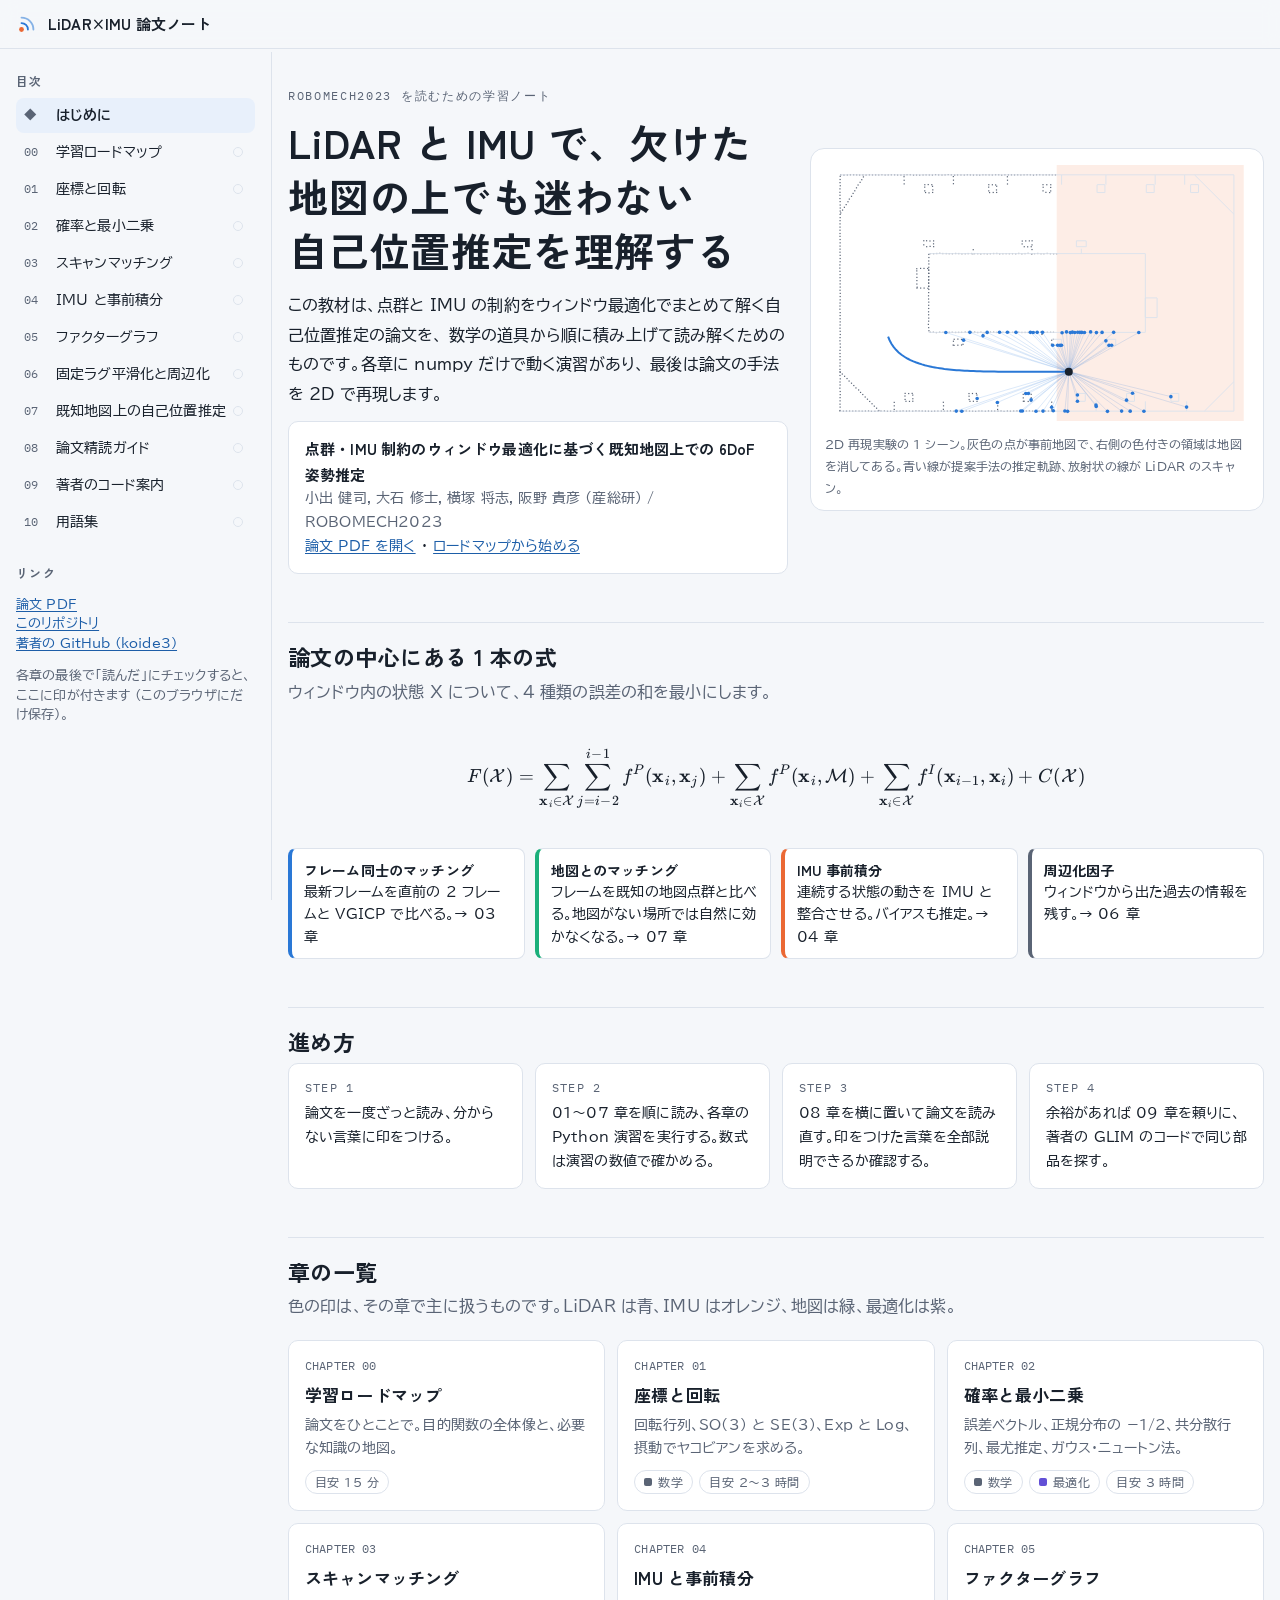
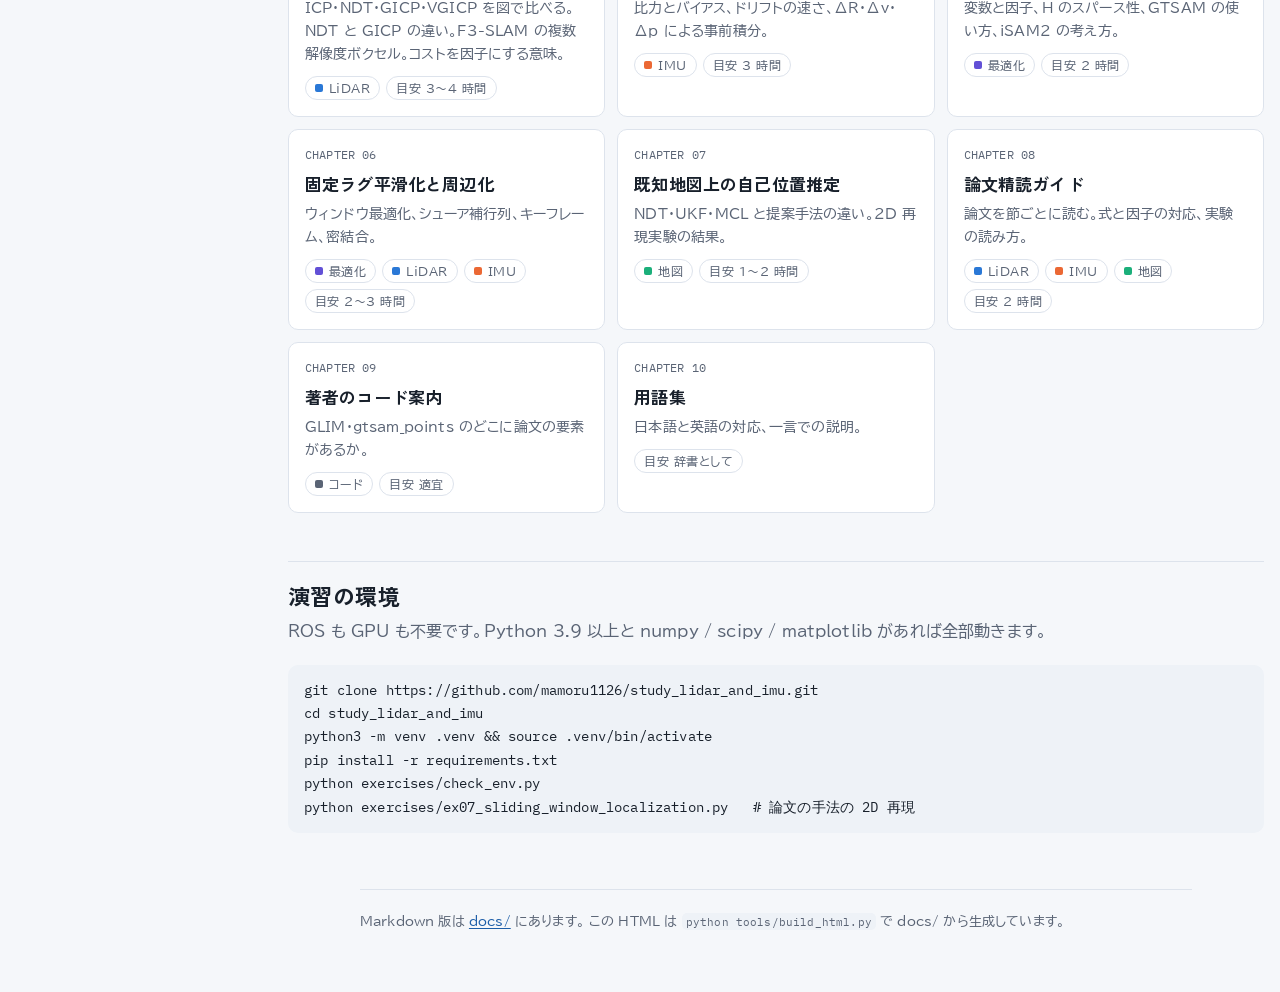
<file: html/index.html>
<!doctype html>
<html lang="ja">
<head>
<meta charset="utf-8">
<meta name="viewport" content="width=device-width, initial-scale=1, viewport-fit=cover">
<title>LiDAR×IMU 論文ノート</title>
<link rel="preconnect" href="https://fonts.googleapis.com">
<link rel="preconnect" href="https://fonts.gstatic.com" crossorigin>
<link rel="stylesheet" href="https://fonts.googleapis.com/css2?family=BIZ+UDPGothic:wght@400;700&family=IBM+Plex+Mono:wght@400;500&family=Zen+Kaku+Gothic+New:wght@500;700&display=swap">
<link rel="stylesheet" href="assets/style.css">
<link rel="stylesheet" href="assets/katex/katex.css">
<script defer src="assets/katex/katex.min.js"></script>
<script defer src="assets/katex/auto-render.min.js"></script>
</head>
<body>
<header class="topbar">
  <a class="brand" href="index.html"><svg class="brand-mark" viewBox="0 0 24 24" aria-hidden="true"><circle cx="6" cy="18" r="2.6" fill="var(--imu)"/><path d="M6 11a7 7 0 0 1 7 7" fill="none" stroke="var(--lidar)" stroke-width="2" stroke-linecap="round"/><path d="M6 5a13 13 0 0 1 13 13" fill="none" stroke="var(--lidar)" stroke-width="2" stroke-linecap="round" opacity=".55"/></svg><span>LiDAR×IMU 論文ノート</span></a>
  <button class="menu-btn" type="button" aria-expanded="false" aria-label="目次を開く">目次</button>
</header>
<div class="layout">
<nav class="rail" aria-label="章の一覧"><h2>目次</h2><ul class="toc"><li><a href="index.html" aria-current="page"><span class="num">◆</span><span>はじめに</span><span></span></a></li><li><a href="00_roadmap.html"><span class="num">00</span><span>学習ロードマップ</span><span class="done" data-done-slug="00_roadmap" title="読了"></span></a></li><li><a href="01_coordinates_and_rotation.html"><span class="num">01</span><span>座標と回転</span><span class="done" data-done-slug="01_coordinates_and_rotation" title="読了"></span></a></li><li><a href="02_probability_and_least_squares.html"><span class="num">02</span><span>確率と最小二乗</span><span class="done" data-done-slug="02_probability_and_least_squares" title="読了"></span></a></li><li><a href="03_point_cloud_registration.html"><span class="num">03</span><span>スキャンマッチング</span><span class="done" data-done-slug="03_point_cloud_registration" title="読了"></span></a></li><li><a href="04_imu_and_preintegration.html"><span class="num">04</span><span>IMU と事前積分</span><span class="done" data-done-slug="04_imu_and_preintegration" title="読了"></span></a></li><li><a href="05_factor_graph.html"><span class="num">05</span><span>ファクターグラフ</span><span class="done" data-done-slug="05_factor_graph" title="読了"></span></a></li><li><a href="06_fixed_lag_smoothing.html"><span class="num">06</span><span>固定ラグ平滑化と周辺化</span><span class="done" data-done-slug="06_fixed_lag_smoothing" title="読了"></span></a></li><li><a href="07_map_based_localization.html"><span class="num">07</span><span>既知地図上の自己位置推定</span><span class="done" data-done-slug="07_map_based_localization" title="読了"></span></a></li><li><a href="08_paper_walkthrough.html"><span class="num">08</span><span>論文精読ガイド</span><span class="done" data-done-slug="08_paper_walkthrough" title="読了"></span></a></li><li><a href="09_author_code_guide.html"><span class="num">09</span><span>著者のコード案内</span><span class="done" data-done-slug="09_author_code_guide" title="読了"></span></a></li><li><a href="10_glossary.html"><span class="num">10</span><span>用語集</span><span class="done" data-done-slug="10_glossary" title="読了"></span></a></li></ul><h2>リンク</h2><p class="rail-note"><a href="https://staff.aist.go.jp/k.koide/assets/pdf/robomech2023.pdf" target="_blank" rel="noopener">論文 PDF</a><br><a href="https://github.com/mamoru1126/study_lidar_and_imu" target="_blank" rel="noopener">このリポジトリ</a><br><a href="https://github.com/koide3" target="_blank" rel="noopener">著者の GitHub (koide3)</a></p><p class="rail-note">各章の最後で「読んだ」にチェックすると、ここに印が付きます (このブラウザにだけ保存)。</p></nav>
<main>
<div class="article" style="max-width:none">
<section class="hero">
  <div>
    <div class="eyebrow">ROBOMECH2023 を読むための学習ノート</div>
    <h1>LiDAR と IMU で、欠けた地図の上でも迷わない自己位置推定を理解する</h1>
    <p>この教材は、点群と IMU の制約をウィンドウ最適化でまとめて解く自己位置推定の論文を、
    数学の道具から順に積み上げて読み解くためのものです。各章に numpy だけで動く演習があり、
    最後は論文の手法を 2D で再現します。</p>
    <div class="paper-card">
      <div class="t">点群・IMU 制約のウィンドウ最適化に基づく既知地図上での 6DoF 姿勢推定</div>
      <div class="a">小出 健司, 大石 修士, 横塚 将志, 阪野 貴彦 (産総研) / ROBOMECH2023</div>
      <div><a href="https://staff.aist.go.jp/k.koide/assets/pdf/robomech2023.pdf" target="_blank" rel="noopener">論文 PDF を開く</a> ・ <a href="00_roadmap.html">ロードマップから始める</a></div>
    </div>
  </div>
  <div class="scan-hero">
    <canvas id="hero-scan" aria-label="2D LiDAR のスキャンと推定軌跡のアニメーション"></canvas>
    <p>2D 再現実験の 1 シーン。灰色の点が事前地図で、右側の色付きの領域は地図を消してある。青い線が提案手法の推定軌跡、放射状の線が LiDAR のスキャン。</p>
  </div>
</section>

<section class="section">
  <h2>論文の中心にある 1 本の式</h2>
  <p class="lead">ウィンドウ内の状態 X について、4 種類の誤差の和を最小にします。</p>
  <div class="arithmatex">\[
F(\mathcal{X}) = \sum_{\mathbf{x}_i \in \mathcal{X}} \sum_{j=i-2}^{i-1} f^{P}(\mathbf{x}_i, \mathbf{x}_j)
 + \sum_{\mathbf{x}_i \in \mathcal{X}} f^{P}(\mathbf{x}_i, \mathcal{M})
 + \sum_{\mathbf{x}_i \in \mathcal{X}} f^{I}(\mathbf{x}_{i-1}, \mathbf{x}_i)
 + C(\mathcal{X})
\]</div>
  <div class="term-grid">
    <div class="term" style="--c:var(--lidar)"><b>フレーム同士のマッチング</b>最新フレームを直前の 2 フレームと VGICP で比べる。→ 03 章</div>
    <div class="term" style="--c:var(--map)"><b>地図とのマッチング</b>フレームを既知の地図点群と比べる。地図がない場所では自然に効かなくなる。→ 07 章</div>
    <div class="term" style="--c:var(--imu)"><b>IMU 事前積分</b>連続する状態の動きを IMU と整合させる。バイアスも推定。→ 04 章</div>
    <div class="term" style="--c:var(--muted)"><b>周辺化因子</b>ウィンドウから出た過去の情報を残す。→ 06 章</div>
  </div>
</section>

<section class="section">
  <h2>進め方</h2>
  <ol class="steps">
    <li>論文を一度ざっと読み、分からない言葉に印をつける。</li>
    <li>01〜07 章を順に読み、各章の Python 演習を実行する。数式は演習の数値で確かめる。</li>
    <li>08 章を横に置いて論文を読み直す。印をつけた言葉を全部説明できるか確認する。</li>
    <li>余裕があれば 09 章を頼りに、著者の GLIM のコードで同じ部品を探す。</li>
  </ol>
</section>

<section class="section">
  <h2>章の一覧</h2>
  <p class="lead">色の印は、その章で主に扱うものです。LiDAR は青、IMU はオレンジ、地図は緑、最適化は紫。</p>
  <div class="cards"><a class="card" href="00_roadmap.html"><span class="n"><span>CHAPTER 00</span><span class="done-badge" data-done-badge="00_roadmap" hidden>読了</span></span><span class="ttl">学習ロードマップ</span><span class="sum">論文をひとことで。目的関数の全体像と、必要な知識の地図。</span><span class="chips"><span class="chip time">目安 15 分</span></span></a><a class="card" href="01_coordinates_and_rotation.html"><span class="n"><span>CHAPTER 01</span><span class="done-badge" data-done-badge="01_coordinates_and_rotation" hidden>読了</span></span><span class="ttl">座標と回転</span><span class="sum">回転行列、SO(3) と SE(3)、Exp と Log、摂動でヤコビアンを求める。</span><span class="chips"><span class="chip math">数学</span><span class="chip time">目安 2〜3 時間</span></span></a><a class="card" href="02_probability_and_least_squares.html"><span class="n"><span>CHAPTER 02</span><span class="done-badge" data-done-badge="02_probability_and_least_squares" hidden>読了</span></span><span class="ttl">確率と最小二乗</span><span class="sum">誤差ベクトル、正規分布の −1/2、共分散行列、最尤推定、ガウス・ニュートン法。</span><span class="chips"><span class="chip math">数学</span><span class="chip opt">最適化</span><span class="chip time">目安 3 時間</span></span></a><a class="card" href="03_point_cloud_registration.html"><span class="n"><span>CHAPTER 03</span><span class="done-badge" data-done-badge="03_point_cloud_registration" hidden>読了</span></span><span class="ttl">スキャンマッチング</span><span class="sum">ICP・NDT・GICP・VGICP を図で比べる。NDT と GICP の違い。F3-SLAM の複数解像度ボクセル。コストを因子にする意味。</span><span class="chips"><span class="chip lidar">LiDAR</span><span class="chip time">目安 3〜4 時間</span></span></a><a class="card" href="04_imu_and_preintegration.html"><span class="n"><span>CHAPTER 04</span><span class="done-badge" data-done-badge="04_imu_and_preintegration" hidden>読了</span></span><span class="ttl">IMU と事前積分</span><span class="sum">比力とバイアス、ドリフトの速さ、ΔR・Δv・Δp による事前積分。</span><span class="chips"><span class="chip imu">IMU</span><span class="chip time">目安 3 時間</span></span></a><a class="card" href="05_factor_graph.html"><span class="n"><span>CHAPTER 05</span><span class="done-badge" data-done-badge="05_factor_graph" hidden>読了</span></span><span class="ttl">ファクターグラフ</span><span class="sum">変数と因子、H のスパース性、GTSAM の使い方、iSAM2 の考え方。</span><span class="chips"><span class="chip opt">最適化</span><span class="chip time">目安 2 時間</span></span></a><a class="card" href="06_fixed_lag_smoothing.html"><span class="n"><span>CHAPTER 06</span><span class="done-badge" data-done-badge="06_fixed_lag_smoothing" hidden>読了</span></span><span class="ttl">固定ラグ平滑化と周辺化</span><span class="sum">ウィンドウ最適化、シューア補行列、キーフレーム、密結合。</span><span class="chips"><span class="chip opt">最適化</span><span class="chip lidar">LiDAR</span><span class="chip imu">IMU</span><span class="chip time">目安 2〜3 時間</span></span></a><a class="card" href="07_map_based_localization.html"><span class="n"><span>CHAPTER 07</span><span class="done-badge" data-done-badge="07_map_based_localization" hidden>読了</span></span><span class="ttl">既知地図上の自己位置推定</span><span class="sum">NDT・UKF・MCL と提案手法の違い。2D 再現実験の結果。</span><span class="chips"><span class="chip map">地図</span><span class="chip time">目安 1〜2 時間</span></span></a><a class="card" href="08_paper_walkthrough.html"><span class="n"><span>CHAPTER 08</span><span class="done-badge" data-done-badge="08_paper_walkthrough" hidden>読了</span></span><span class="ttl">論文精読ガイド</span><span class="sum">論文を節ごとに読む。式と因子の対応、実験の読み方。</span><span class="chips"><span class="chip lidar">LiDAR</span><span class="chip imu">IMU</span><span class="chip map">地図</span><span class="chip time">目安 2 時間</span></span></a><a class="card" href="09_author_code_guide.html"><span class="n"><span>CHAPTER 09</span><span class="done-badge" data-done-badge="09_author_code_guide" hidden>読了</span></span><span class="ttl">著者のコード案内</span><span class="sum">GLIM・gtsam_points のどこに論文の要素があるか。</span><span class="chips"><span class="chip math">コード</span><span class="chip time">目安 適宜</span></span></a><a class="card" href="10_glossary.html"><span class="n"><span>CHAPTER 10</span><span class="done-badge" data-done-badge="10_glossary" hidden>読了</span></span><span class="ttl">用語集</span><span class="sum">日本語と英語の対応、一言での説明。</span><span class="chips"><span class="chip time">目安 辞書として</span></span></a></div>
</section>

<section class="section">
  <h2>演習の環境</h2>
  <p class="lead">ROS も GPU も不要です。Python 3.9 以上と numpy / scipy / matplotlib があれば全部動きます。</p>
<pre><code>git clone https://github.com/mamoru1126/study_lidar_and_imu.git
cd study_lidar_and_imu
python3 -m venv .venv && source .venv/bin/activate
pip install -r requirements.txt
python exercises/check_env.py
python exercises/ex07_sliding_window_localization.py   # 論文の手法の 2D 再現</code></pre>
</section>

<footer class="site">
  Markdown 版は <a href="https://github.com/mamoru1126/study_lidar_and_imu/tree/master/docs" target="_blank" rel="noopener">docs/</a> にあります。
  この HTML は <code>python tools/build_html.py</code> で docs/ から生成しています。
</footer>
</div>
</main>
</div>
<script src="data/sliding_window_result.js"></script>
<script src="assets/app.js"></script>
<script src="assets/demos.js"></script>
</body>
</html>
</file>
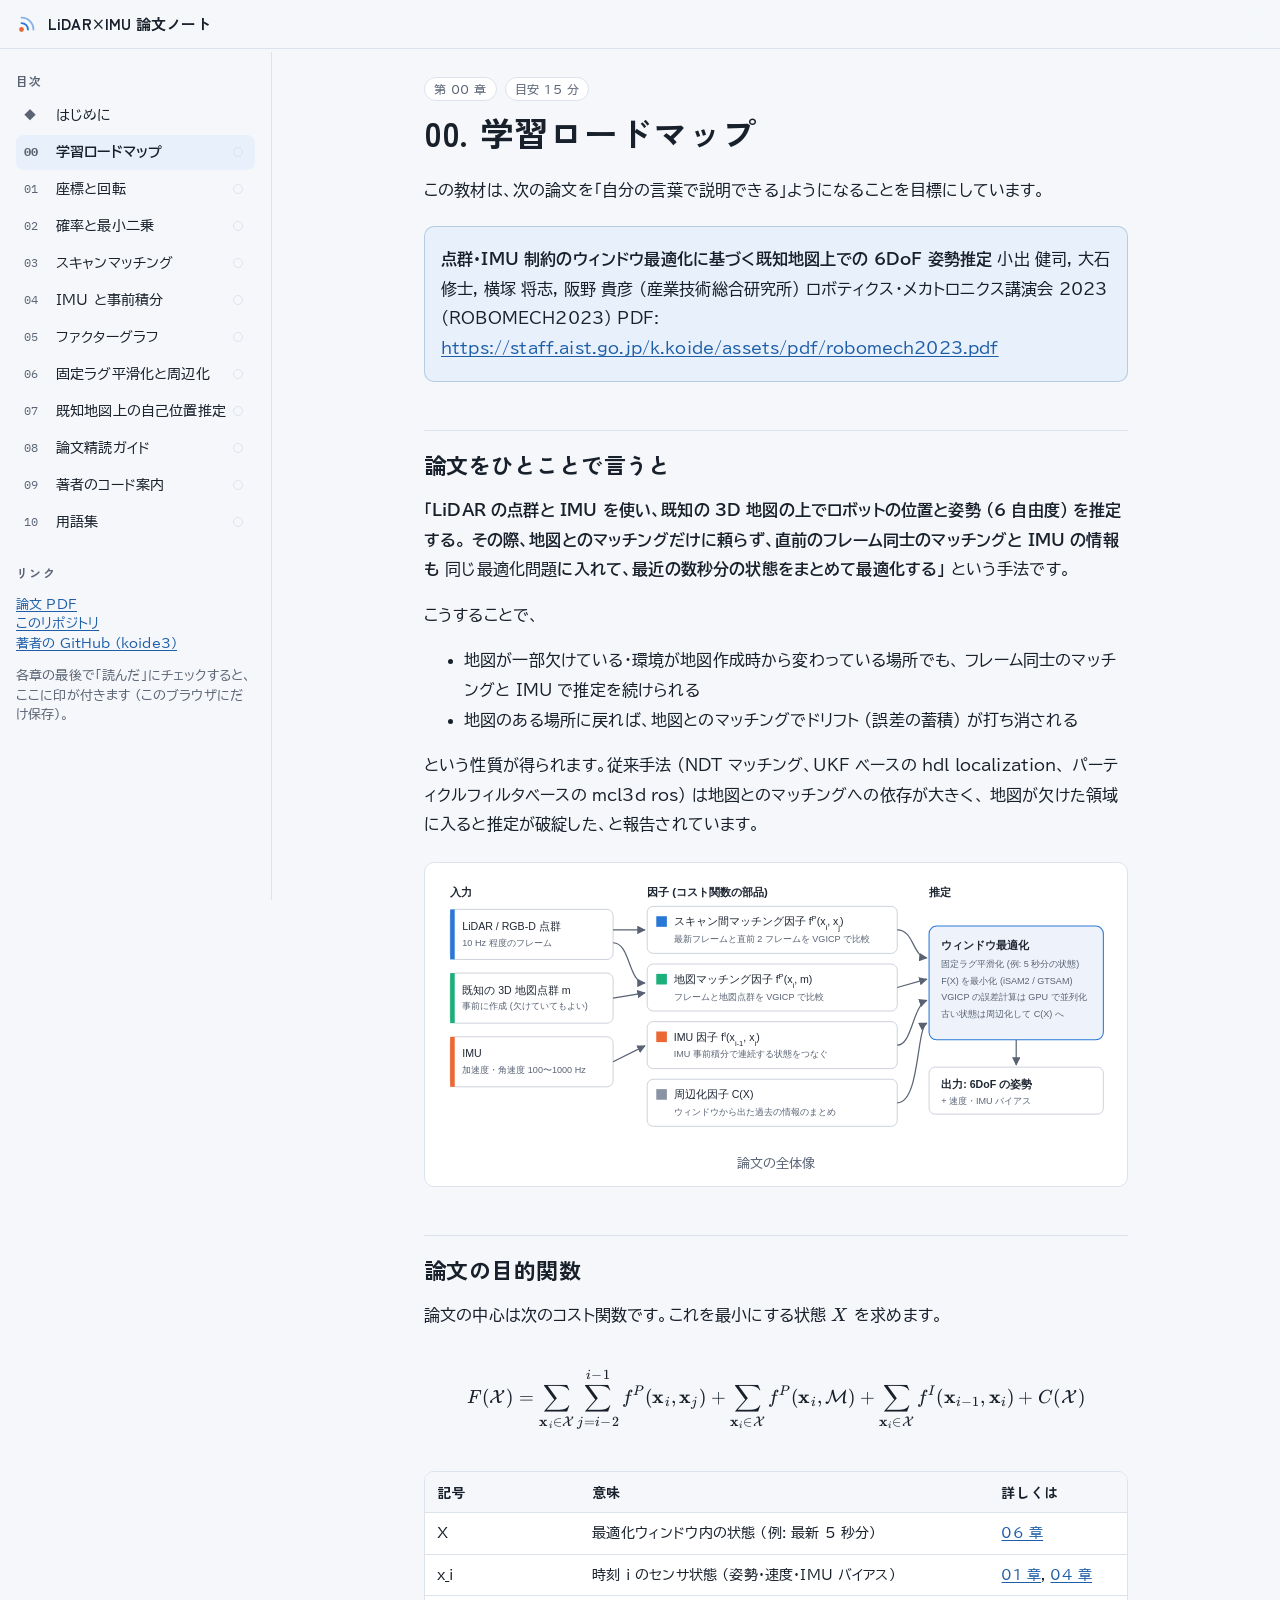
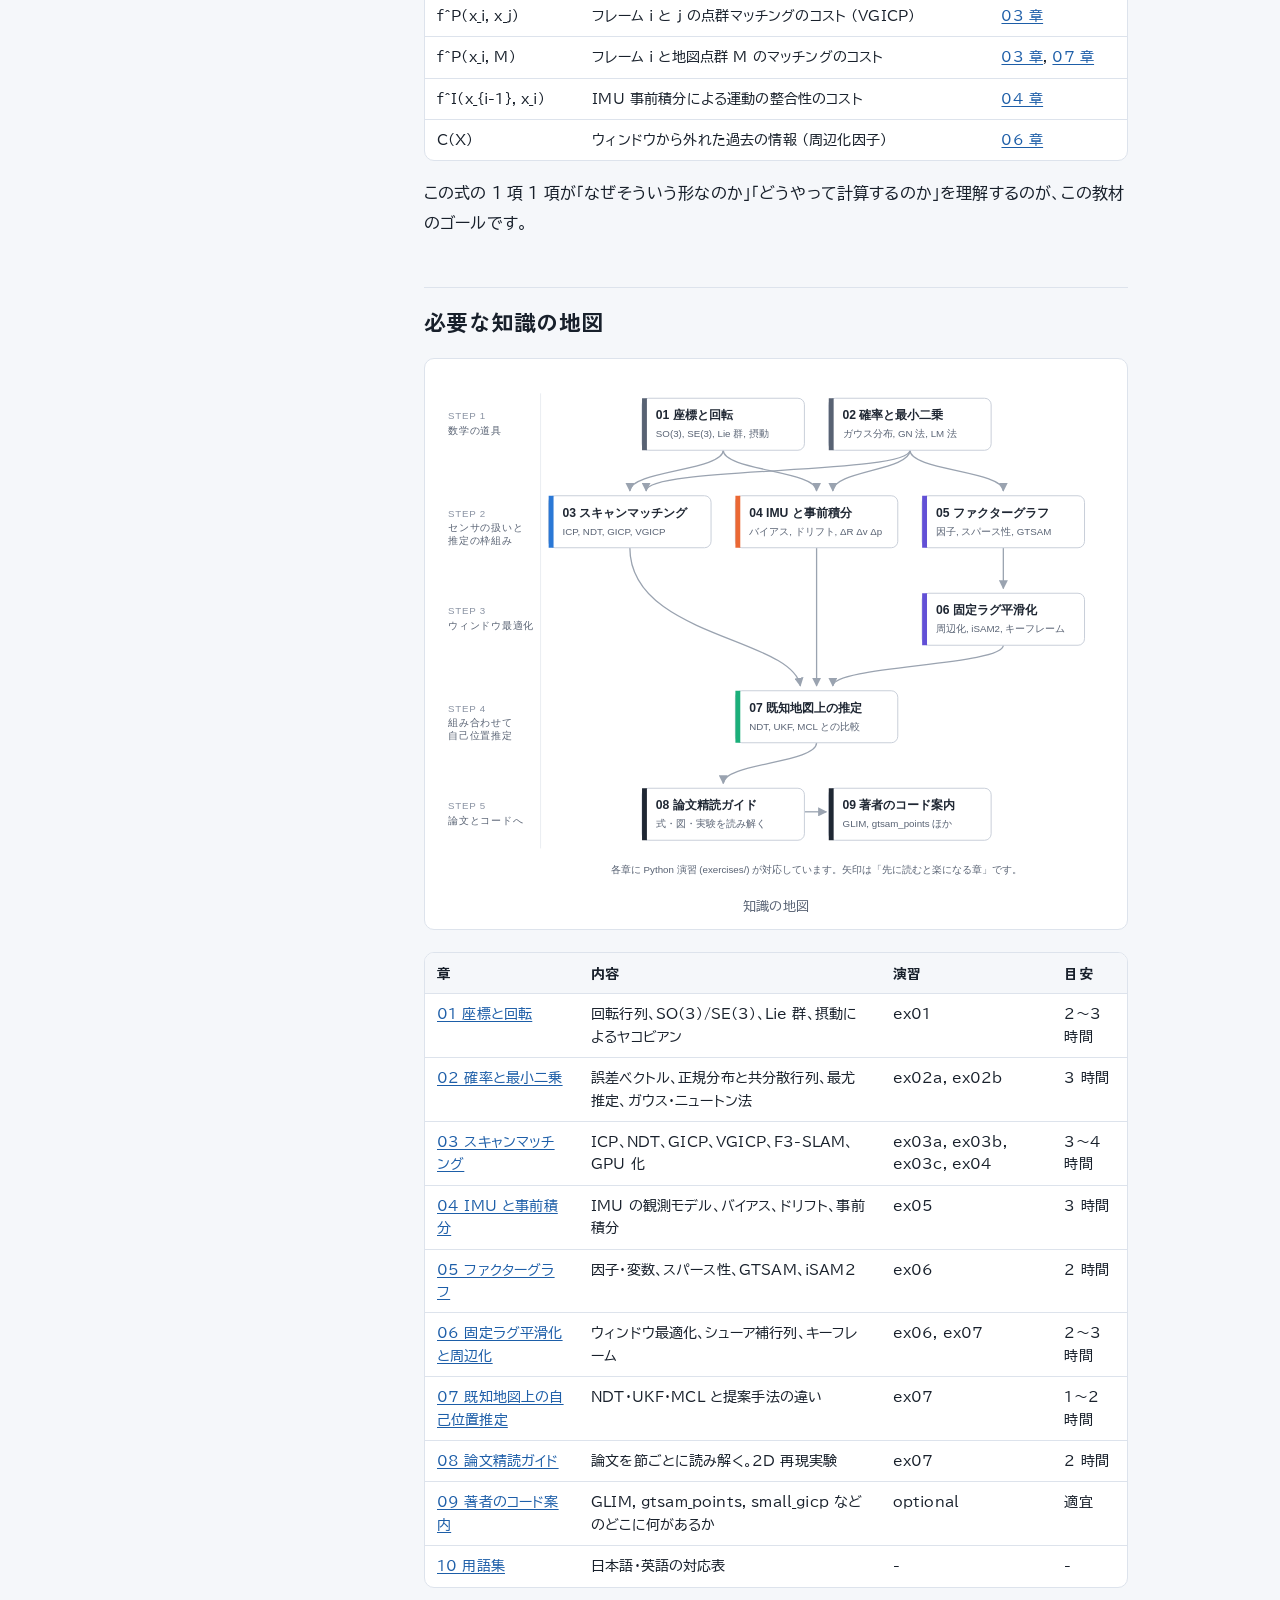
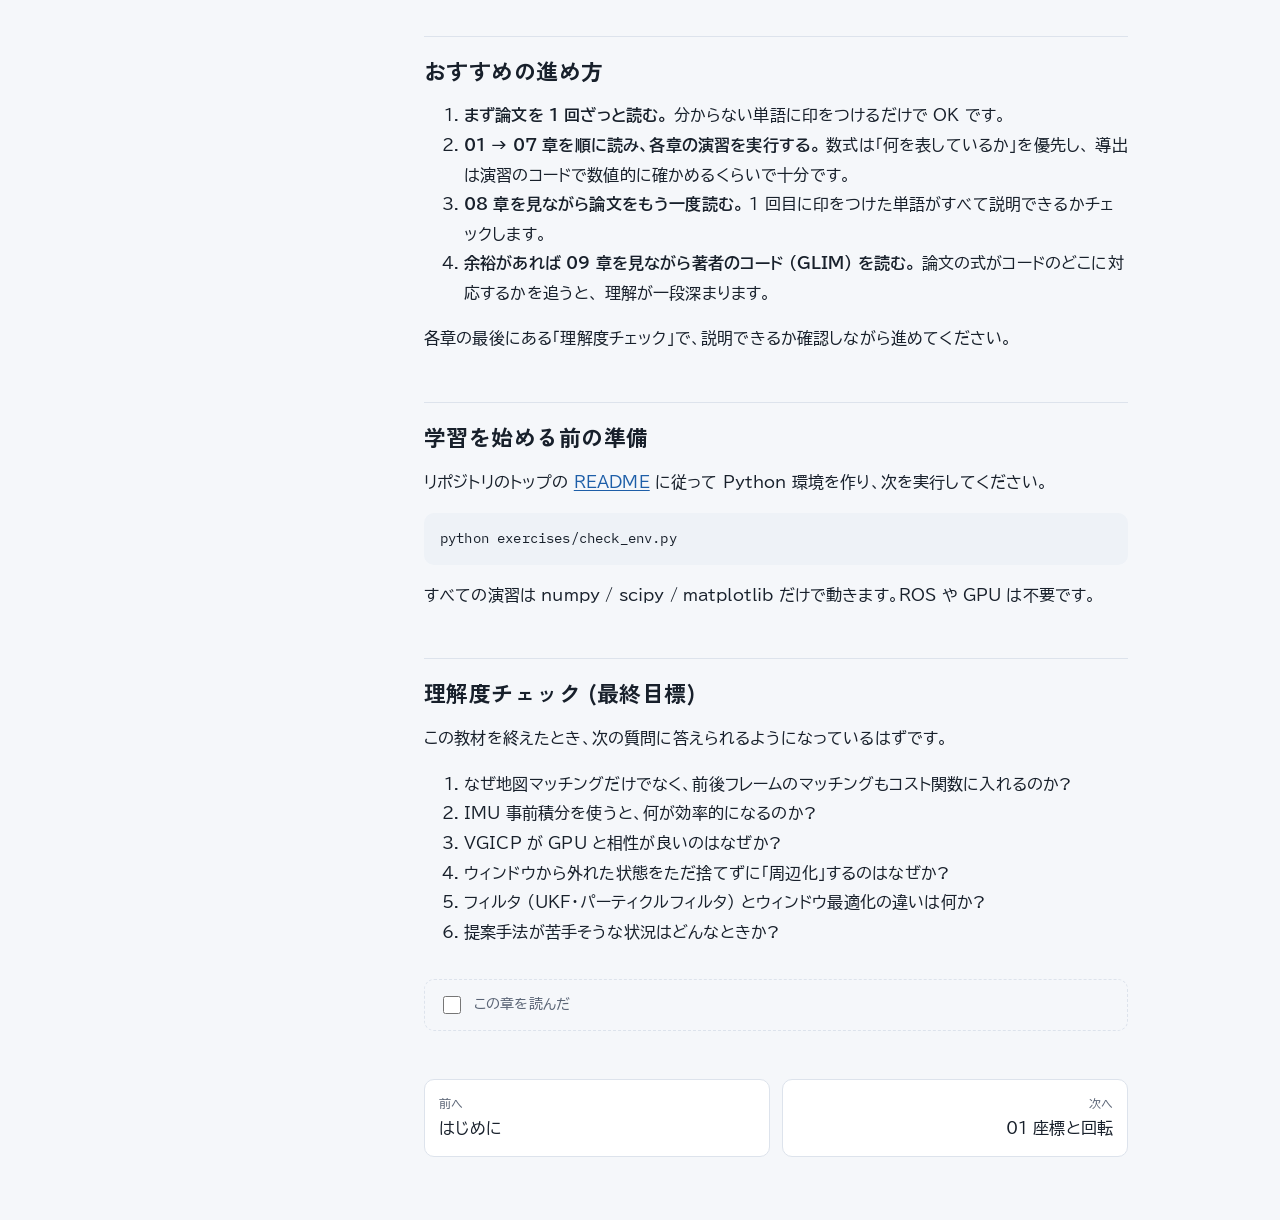
<file: html/00_roadmap.html>
<!doctype html>
<html lang="ja">
<head>
<meta charset="utf-8">
<meta name="viewport" content="width=device-width, initial-scale=1, viewport-fit=cover">
<title>学習ロードマップ | LiDAR×IMU 論文ノート</title>
<link rel="preconnect" href="https://fonts.googleapis.com">
<link rel="preconnect" href="https://fonts.gstatic.com" crossorigin>
<link rel="stylesheet" href="https://fonts.googleapis.com/css2?family=BIZ+UDPGothic:wght@400;700&family=IBM+Plex+Mono:wght@400;500&family=Zen+Kaku+Gothic+New:wght@500;700&display=swap">
<link rel="stylesheet" href="assets/style.css">
<link rel="stylesheet" href="assets/katex/katex.css">
<script defer src="assets/katex/katex.min.js"></script>
<script defer src="assets/katex/auto-render.min.js"></script>
</head>
<body>
<header class="topbar">
  <a class="brand" href="index.html"><svg class="brand-mark" viewBox="0 0 24 24" aria-hidden="true"><circle cx="6" cy="18" r="2.6" fill="var(--imu)"/><path d="M6 11a7 7 0 0 1 7 7" fill="none" stroke="var(--lidar)" stroke-width="2" stroke-linecap="round"/><path d="M6 5a13 13 0 0 1 13 13" fill="none" stroke="var(--lidar)" stroke-width="2" stroke-linecap="round" opacity=".55"/></svg><span>LiDAR×IMU 論文ノート</span></a>
  <button class="menu-btn" type="button" aria-expanded="false" aria-label="目次を開く">目次</button>
</header>
<div class="layout">
<nav class="rail" aria-label="章の一覧"><h2>目次</h2><ul class="toc"><li><a href="index.html"><span class="num">◆</span><span>はじめに</span><span></span></a></li><li><a href="00_roadmap.html" aria-current="page"><span class="num">00</span><span>学習ロードマップ</span><span class="done" data-done-slug="00_roadmap" title="読了"></span></a></li><li><a href="01_coordinates_and_rotation.html"><span class="num">01</span><span>座標と回転</span><span class="done" data-done-slug="01_coordinates_and_rotation" title="読了"></span></a></li><li><a href="02_probability_and_least_squares.html"><span class="num">02</span><span>確率と最小二乗</span><span class="done" data-done-slug="02_probability_and_least_squares" title="読了"></span></a></li><li><a href="03_point_cloud_registration.html"><span class="num">03</span><span>スキャンマッチング</span><span class="done" data-done-slug="03_point_cloud_registration" title="読了"></span></a></li><li><a href="04_imu_and_preintegration.html"><span class="num">04</span><span>IMU と事前積分</span><span class="done" data-done-slug="04_imu_and_preintegration" title="読了"></span></a></li><li><a href="05_factor_graph.html"><span class="num">05</span><span>ファクターグラフ</span><span class="done" data-done-slug="05_factor_graph" title="読了"></span></a></li><li><a href="06_fixed_lag_smoothing.html"><span class="num">06</span><span>固定ラグ平滑化と周辺化</span><span class="done" data-done-slug="06_fixed_lag_smoothing" title="読了"></span></a></li><li><a href="07_map_based_localization.html"><span class="num">07</span><span>既知地図上の自己位置推定</span><span class="done" data-done-slug="07_map_based_localization" title="読了"></span></a></li><li><a href="08_paper_walkthrough.html"><span class="num">08</span><span>論文精読ガイド</span><span class="done" data-done-slug="08_paper_walkthrough" title="読了"></span></a></li><li><a href="09_author_code_guide.html"><span class="num">09</span><span>著者のコード案内</span><span class="done" data-done-slug="09_author_code_guide" title="読了"></span></a></li><li><a href="10_glossary.html"><span class="num">10</span><span>用語集</span><span class="done" data-done-slug="10_glossary" title="読了"></span></a></li></ul><h2>リンク</h2><p class="rail-note"><a href="https://staff.aist.go.jp/k.koide/assets/pdf/robomech2023.pdf" target="_blank" rel="noopener">論文 PDF</a><br><a href="https://github.com/mamoru1126/study_lidar_and_imu" target="_blank" rel="noopener">このリポジトリ</a><br><a href="https://github.com/koide3" target="_blank" rel="noopener">著者の GitHub (koide3)</a></p><p class="rail-note">各章の最後で「読んだ」にチェックすると、ここに印が付きます (このブラウザにだけ保存)。</p></nav>
<main>
<article class="article">
<div class="chapter-meta"><span class="chip time">第 00 章</span><span class="chip time">目安 15 分</span></div>
<h1 id="00-学習ロードマップ">00. 学習ロードマップ</h1>
<p>この教材は、次の論文を「自分の言葉で説明できる」ようになることを目標にしています。</p>
<blockquote>
<p><strong>点群・IMU 制約のウィンドウ最適化に基づく既知地図上での 6DoF 姿勢推定</strong>
小出 健司, 大石 修士, 横塚 将志, 阪野 貴彦 (産業技術総合研究所)
ロボティクス・メカトロニクス講演会 2023 (ROBOMECH2023)
PDF: <a href="https://staff.aist.go.jp/k.koide/assets/pdf/robomech2023.pdf">https://staff.aist.go.jp/k.koide/assets/pdf/robomech2023.pdf</a></p>
</blockquote>
<h2 id="論文をひとことで言うと">論文をひとことで言うと</h2>
<p><strong>「LiDAR の点群と IMU を使い、既知の 3D 地図の上でロボットの位置と姿勢 (6 自由度) を推定する。
その際、地図とのマッチングだけに頼らず、直前のフレーム同士のマッチングと IMU の情報も
</strong>同じ最適化問題<strong>に入れて、最近の数秒分の状態をまとめて最適化する」</strong> という手法です。</p>
<p>こうすることで、</p>
<ul>
<li>地図が一部欠けている・環境が地図作成時から変わっている場所でも、
  フレーム同士のマッチングと IMU で推定を続けられる</li>
<li>地図のある場所に戻れば、地図とのマッチングでドリフト (誤差の蓄積) が打ち消される</li>
</ul>
<p>という性質が得られます。従来手法 (NDT マッチング、UKF ベースの hdl_localization、
パーティクルフィルタベースの mcl3d_ros) は地図とのマッチングへの依存が大きく、
地図が欠けた領域に入ると推定が破綻した、と報告されています。</p>
<p><img alt="論文の全体像" src="figures/fig_overview.svg" /></p>
<h2 id="論文の目的関数">論文の目的関数</h2>
<p>論文の中心は次のコスト関数です。これを最小にする状態 <span class="arithmatex">\(X\)</span> を求めます。</p>
<div class="arithmatex">\[
F(\mathcal{X}) = \sum_{\mathbf{x}_i \in \mathcal{X}} \sum_{j=i-2}^{i-1} f^{P}(\mathbf{x}_i, \mathbf{x}_j)
 + \sum_{\mathbf{x}_i \in \mathcal{X}} f^{P}(\mathbf{x}_i, \mathcal{M})
 + \sum_{\mathbf{x}_i \in \mathcal{X}} f^{I}(\mathbf{x}_{i-1}, \mathbf{x}_i)
 + C(\mathcal{X})
\]</div>
<table>
<thead>
<tr>
<th>記号</th>
<th>意味</th>
<th>詳しくは</th>
</tr>
</thead>
<tbody>
<tr>
<td>X</td>
<td>最適化ウィンドウ内の状態 (例: 最新 5 秒分)</td>
<td><a href="06_fixed_lag_smoothing.html">06 章</a></td>
</tr>
<tr>
<td>x_i</td>
<td>時刻 i のセンサ状態 (姿勢・速度・IMU バイアス)</td>
<td><a href="01_coordinates_and_rotation.html">01 章</a>, <a href="04_imu_and_preintegration.html">04 章</a></td>
</tr>
<tr>
<td>f^P(x_i, x_j)</td>
<td>フレーム i と j の点群マッチングのコスト (VGICP)</td>
<td><a href="03_point_cloud_registration.html">03 章</a></td>
</tr>
<tr>
<td>f^P(x_i, M)</td>
<td>フレーム i と地図点群 M のマッチングのコスト</td>
<td><a href="03_point_cloud_registration.html">03 章</a>, <a href="07_map_based_localization.html">07 章</a></td>
</tr>
<tr>
<td>f^I(x_{i-1}, x_i)</td>
<td>IMU 事前積分による運動の整合性のコスト</td>
<td><a href="04_imu_and_preintegration.html">04 章</a></td>
</tr>
<tr>
<td>C(X)</td>
<td>ウィンドウから外れた過去の情報 (周辺化因子)</td>
<td><a href="06_fixed_lag_smoothing.html">06 章</a></td>
</tr>
</tbody>
</table>
<p>この式の 1 項 1 項が「なぜそういう形なのか」「どうやって計算するのか」を理解するのが、この教材のゴールです。</p>
<h2 id="必要な知識の地図">必要な知識の地図</h2>
<p><img alt="知識の地図" src="figures/fig_knowledge_map.svg" /></p>
<table>
<thead>
<tr>
<th>章</th>
<th>内容</th>
<th>演習</th>
<th>目安</th>
</tr>
</thead>
<tbody>
<tr>
<td><a href="01_coordinates_and_rotation.html">01 座標と回転</a></td>
<td>回転行列、SO(3)/SE(3)、Lie 群、摂動によるヤコビアン</td>
<td>ex01</td>
<td>2〜3 時間</td>
</tr>
<tr>
<td><a href="02_probability_and_least_squares.html">02 確率と最小二乗</a></td>
<td>誤差ベクトル、正規分布と共分散行列、最尤推定、ガウス・ニュートン法</td>
<td>ex02a, ex02b</td>
<td>3 時間</td>
</tr>
<tr>
<td><a href="03_point_cloud_registration.html">03 スキャンマッチング</a></td>
<td>ICP、NDT、GICP、VGICP、F3-SLAM、GPU 化</td>
<td>ex03a, ex03b, ex03c, ex04</td>
<td>3〜4 時間</td>
</tr>
<tr>
<td><a href="04_imu_and_preintegration.html">04 IMU と事前積分</a></td>
<td>IMU の観測モデル、バイアス、ドリフト、事前積分</td>
<td>ex05</td>
<td>3 時間</td>
</tr>
<tr>
<td><a href="05_factor_graph.html">05 ファクターグラフ</a></td>
<td>因子・変数、スパース性、GTSAM、iSAM2</td>
<td>ex06</td>
<td>2 時間</td>
</tr>
<tr>
<td><a href="06_fixed_lag_smoothing.html">06 固定ラグ平滑化と周辺化</a></td>
<td>ウィンドウ最適化、シューア補行列、キーフレーム</td>
<td>ex06, ex07</td>
<td>2〜3 時間</td>
</tr>
<tr>
<td><a href="07_map_based_localization.html">07 既知地図上の自己位置推定</a></td>
<td>NDT・UKF・MCL と提案手法の違い</td>
<td>ex07</td>
<td>1〜2 時間</td>
</tr>
<tr>
<td><a href="08_paper_walkthrough.html">08 論文精読ガイド</a></td>
<td>論文を節ごとに読み解く。2D 再現実験</td>
<td>ex07</td>
<td>2 時間</td>
</tr>
<tr>
<td><a href="09_author_code_guide.html">09 著者のコード案内</a></td>
<td>GLIM, gtsam_points, small_gicp などのどこに何があるか</td>
<td>optional</td>
<td>適宜</td>
</tr>
<tr>
<td><a href="10_glossary.html">10 用語集</a></td>
<td>日本語・英語の対応表</td>
<td>-</td>
<td>-</td>
</tr>
</tbody>
</table>
<h2 id="おすすめの進め方">おすすめの進め方</h2>
<ol>
<li><strong>まず論文を 1 回ざっと読む。</strong> 分からない単語に印をつけるだけで OK です。</li>
<li><strong>01 → 07 章を順に読み、各章の演習を実行する。</strong> 数式は「何を表しているか」を優先し、
   導出は演習のコードで数値的に確かめるくらいで十分です。</li>
<li><strong>08 章を見ながら論文をもう一度読む。</strong> 1 回目に印をつけた単語がすべて説明できるかチェックします。</li>
<li><strong>余裕があれば 09 章を見ながら著者のコード (GLIM) を読む。</strong> 論文の式がコードのどこに対応するかを追うと、
   理解が一段深まります。</li>
</ol>
<p>各章の最後にある「理解度チェック」で、説明できるか確認しながら進めてください。</p>
<h2 id="学習を始める前の準備">学習を始める前の準備</h2>
<p>リポジトリのトップの <a href="index.html">README</a> に従って Python 環境を作り、次を実行してください。</p>
<div class="highlight"><pre><span></span><code>python<span class="w"> </span>exercises/check_env.py
</code></pre></div>
<p>すべての演習は numpy / scipy / matplotlib だけで動きます。ROS や GPU は不要です。</p>
<h2 id="理解度チェック-最終目標">理解度チェック (最終目標)</h2>
<p>この教材を終えたとき、次の質問に答えられるようになっているはずです。</p>
<ol>
<li>なぜ地図マッチングだけでなく、前後フレームのマッチングもコスト関数に入れるのか?</li>
<li>IMU 事前積分を使うと、何が効率的になるのか?</li>
<li>VGICP が GPU と相性が良いのはなぜか?</li>
<li>ウィンドウから外れた状態をただ捨てずに「周辺化」するのはなぜか?</li>
<li>フィルタ (UKF・パーティクルフィルタ) とウィンドウ最適化の違いは何か?</li>
<li>提案手法が苦手そうな状況はどんなときか?</li>
</ol>
<label class="read-toggle"><input type="checkbox" id="read-toggle" data-slug="00_roadmap"> この章を読んだ</label>
<nav class="pager" aria-label="前後の章"><a class="prev" href="index.html"><small>前へ</small>はじめに</a><a class="next" href="01_coordinates_and_rotation.html"><small>次へ</small>01 座標と回転</a></nav>
</article>
</main>
</div>
<script src="assets/app.js"></script>
<script src="assets/demos.js"></script>
</body>
</html>
</file>
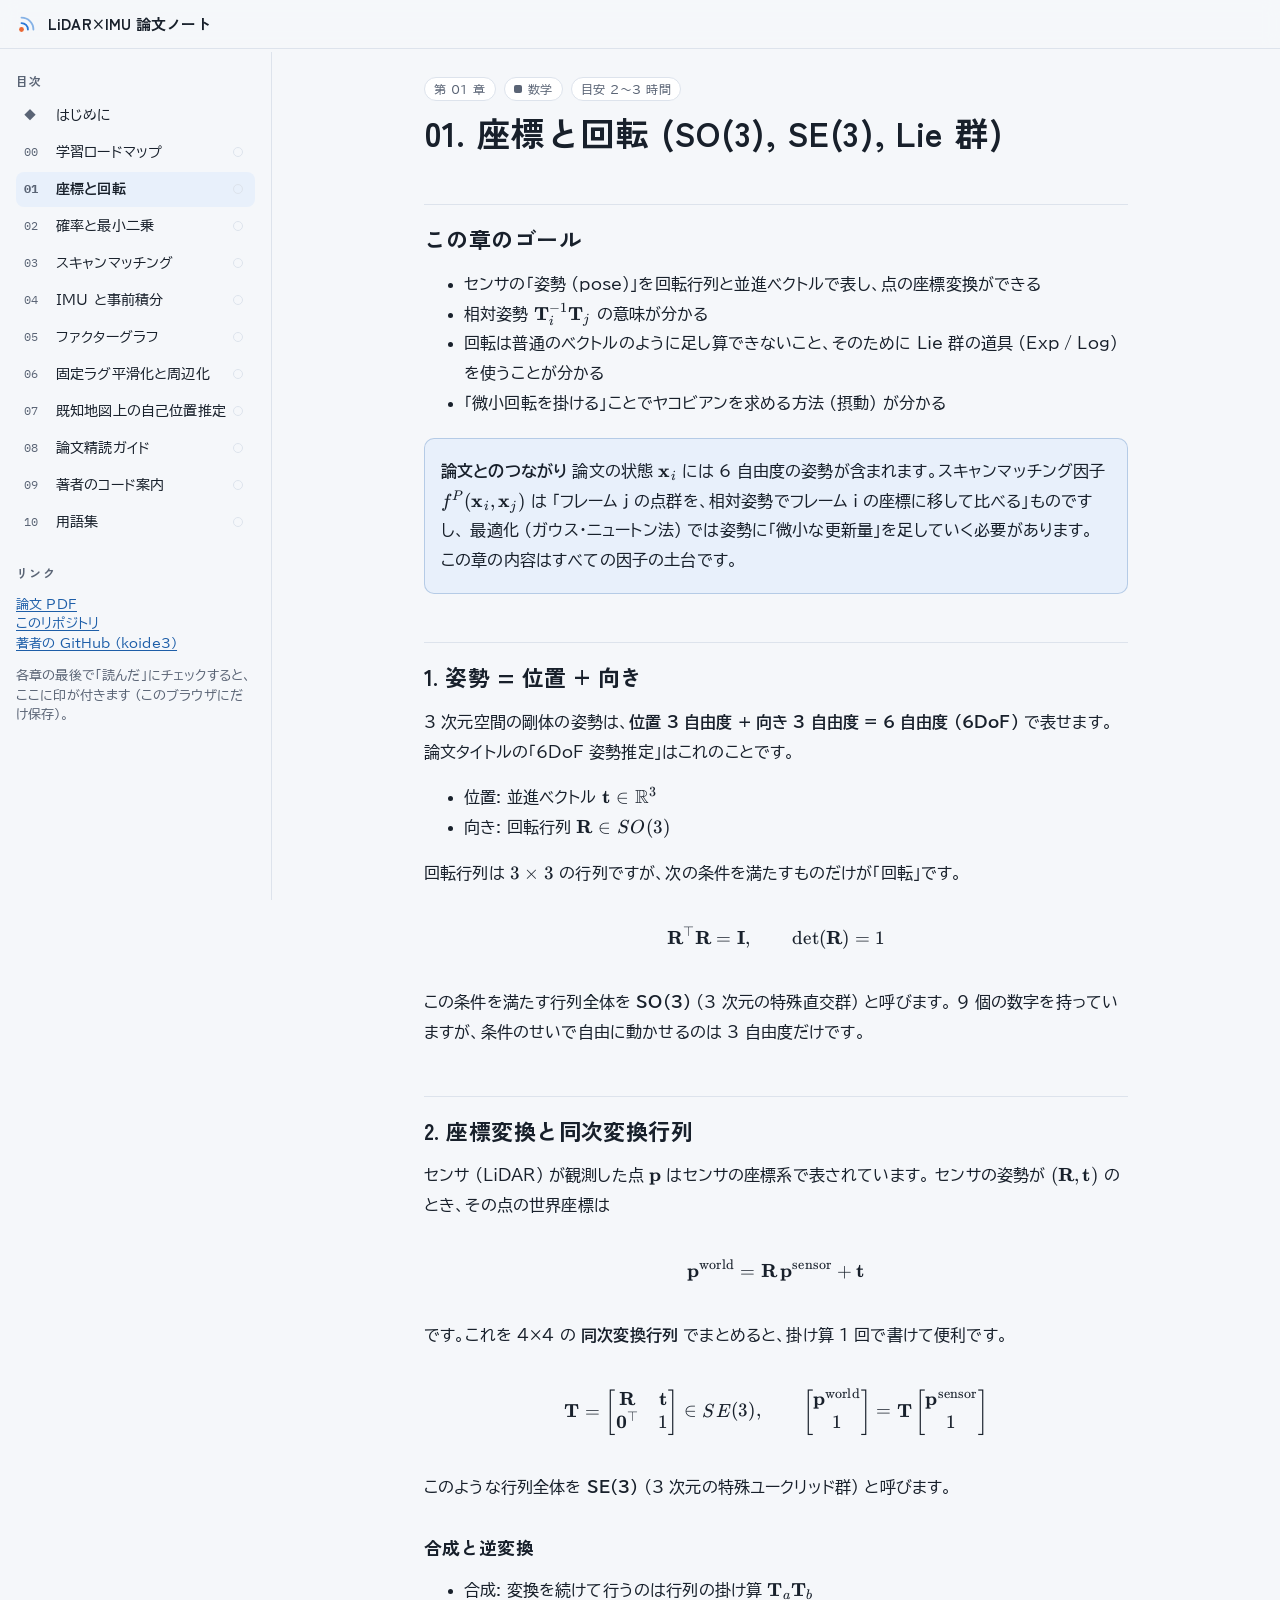
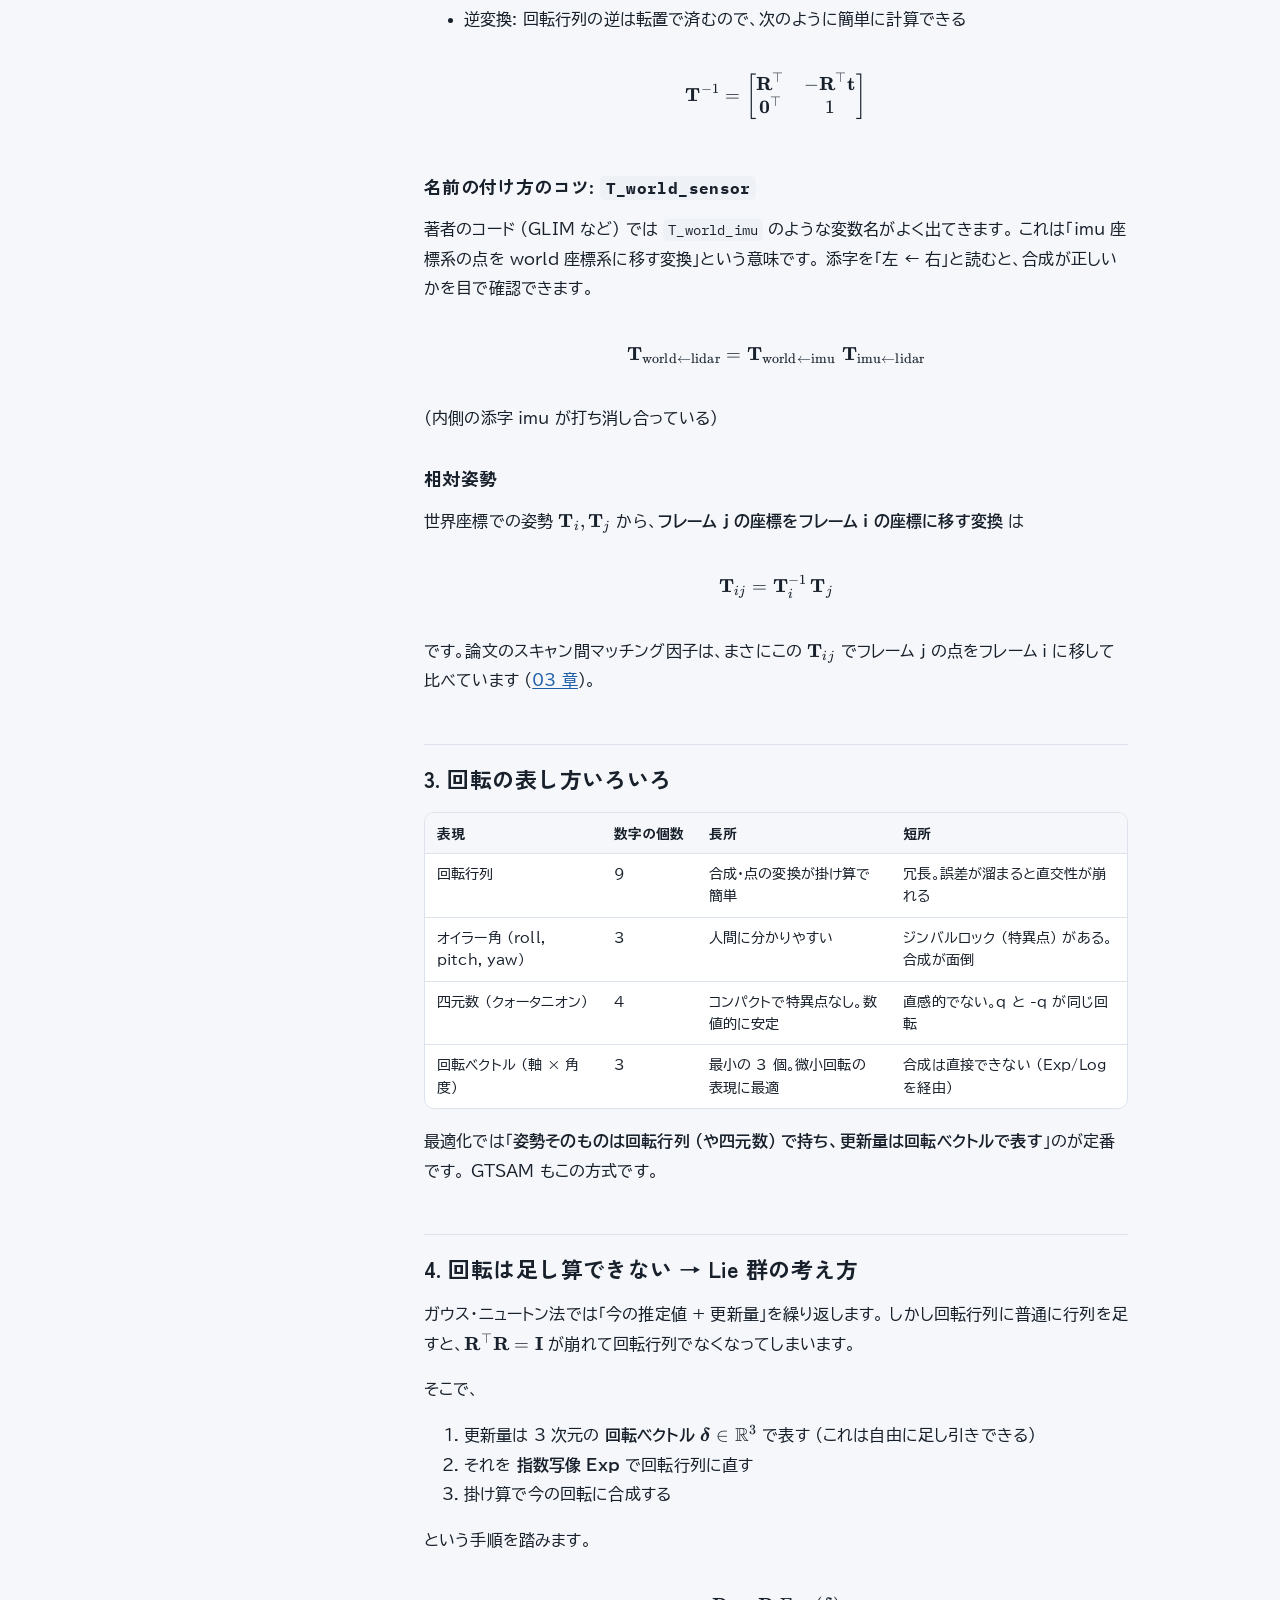
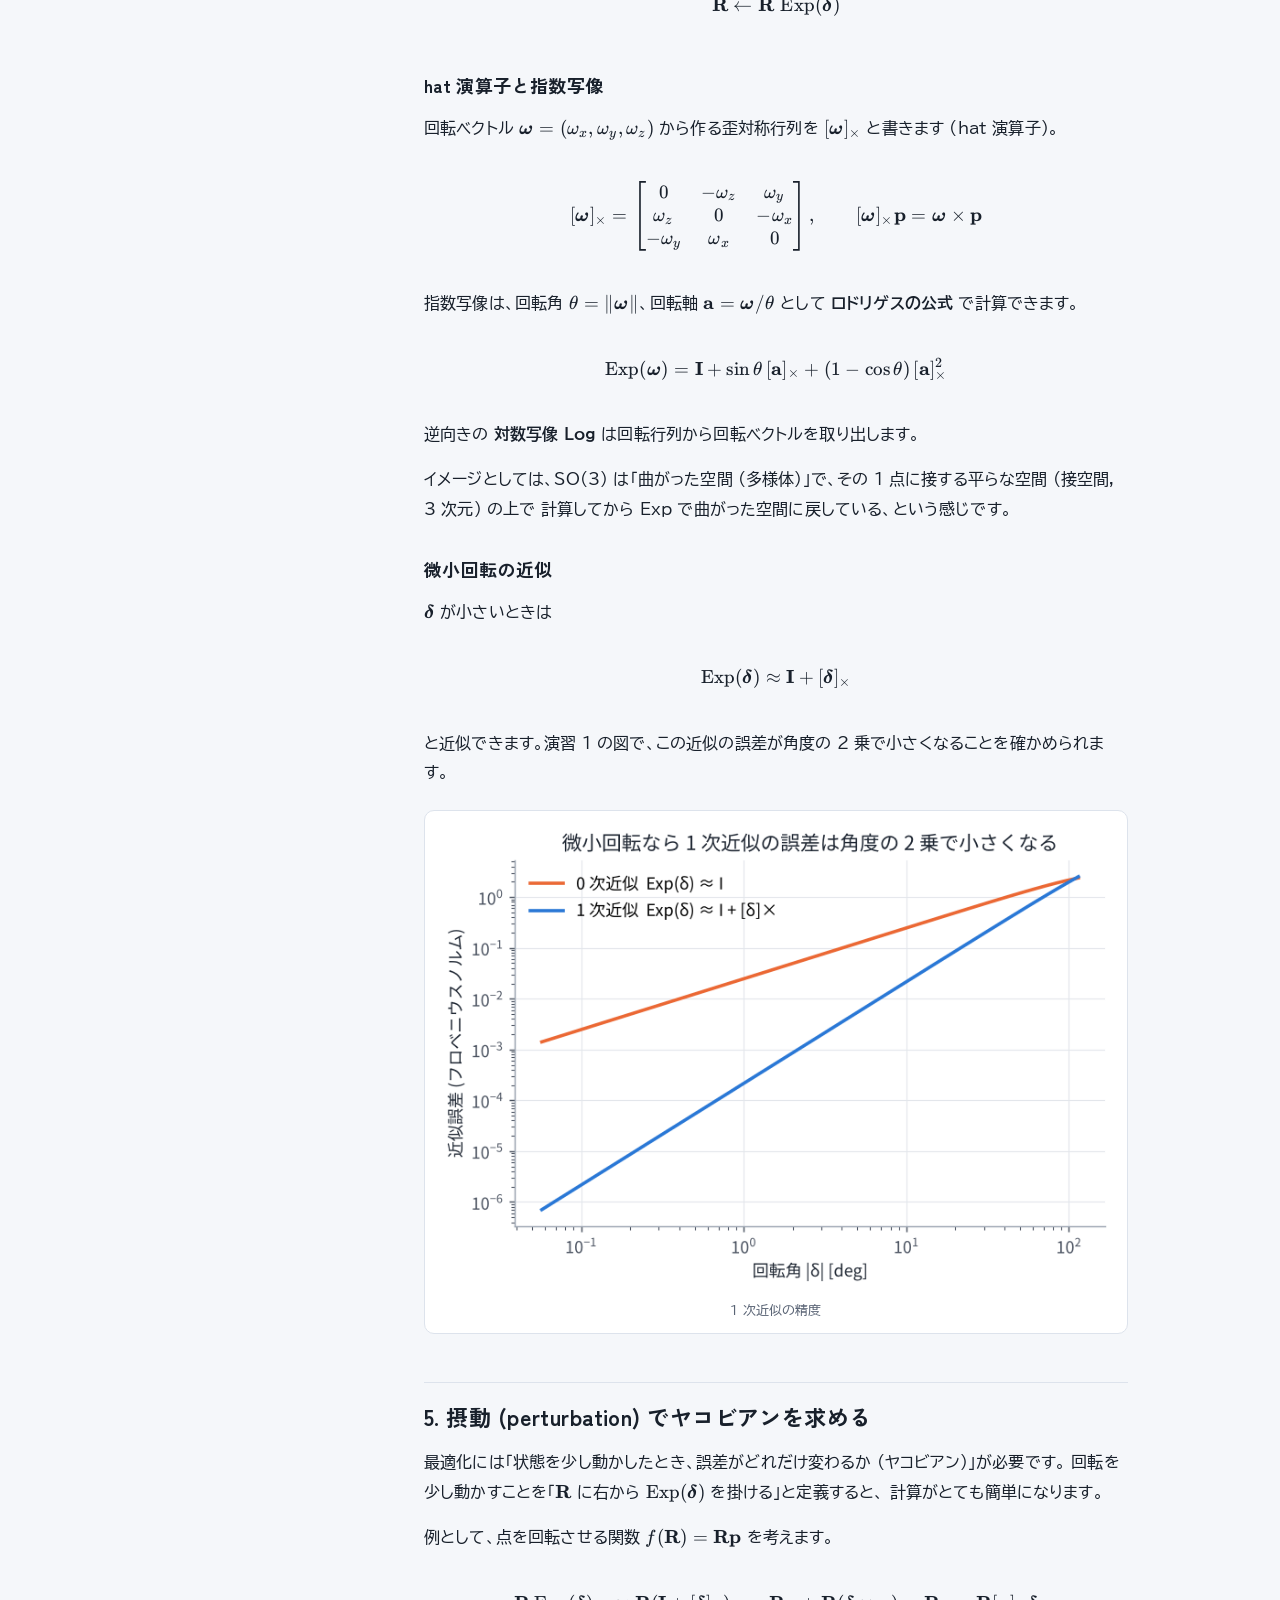
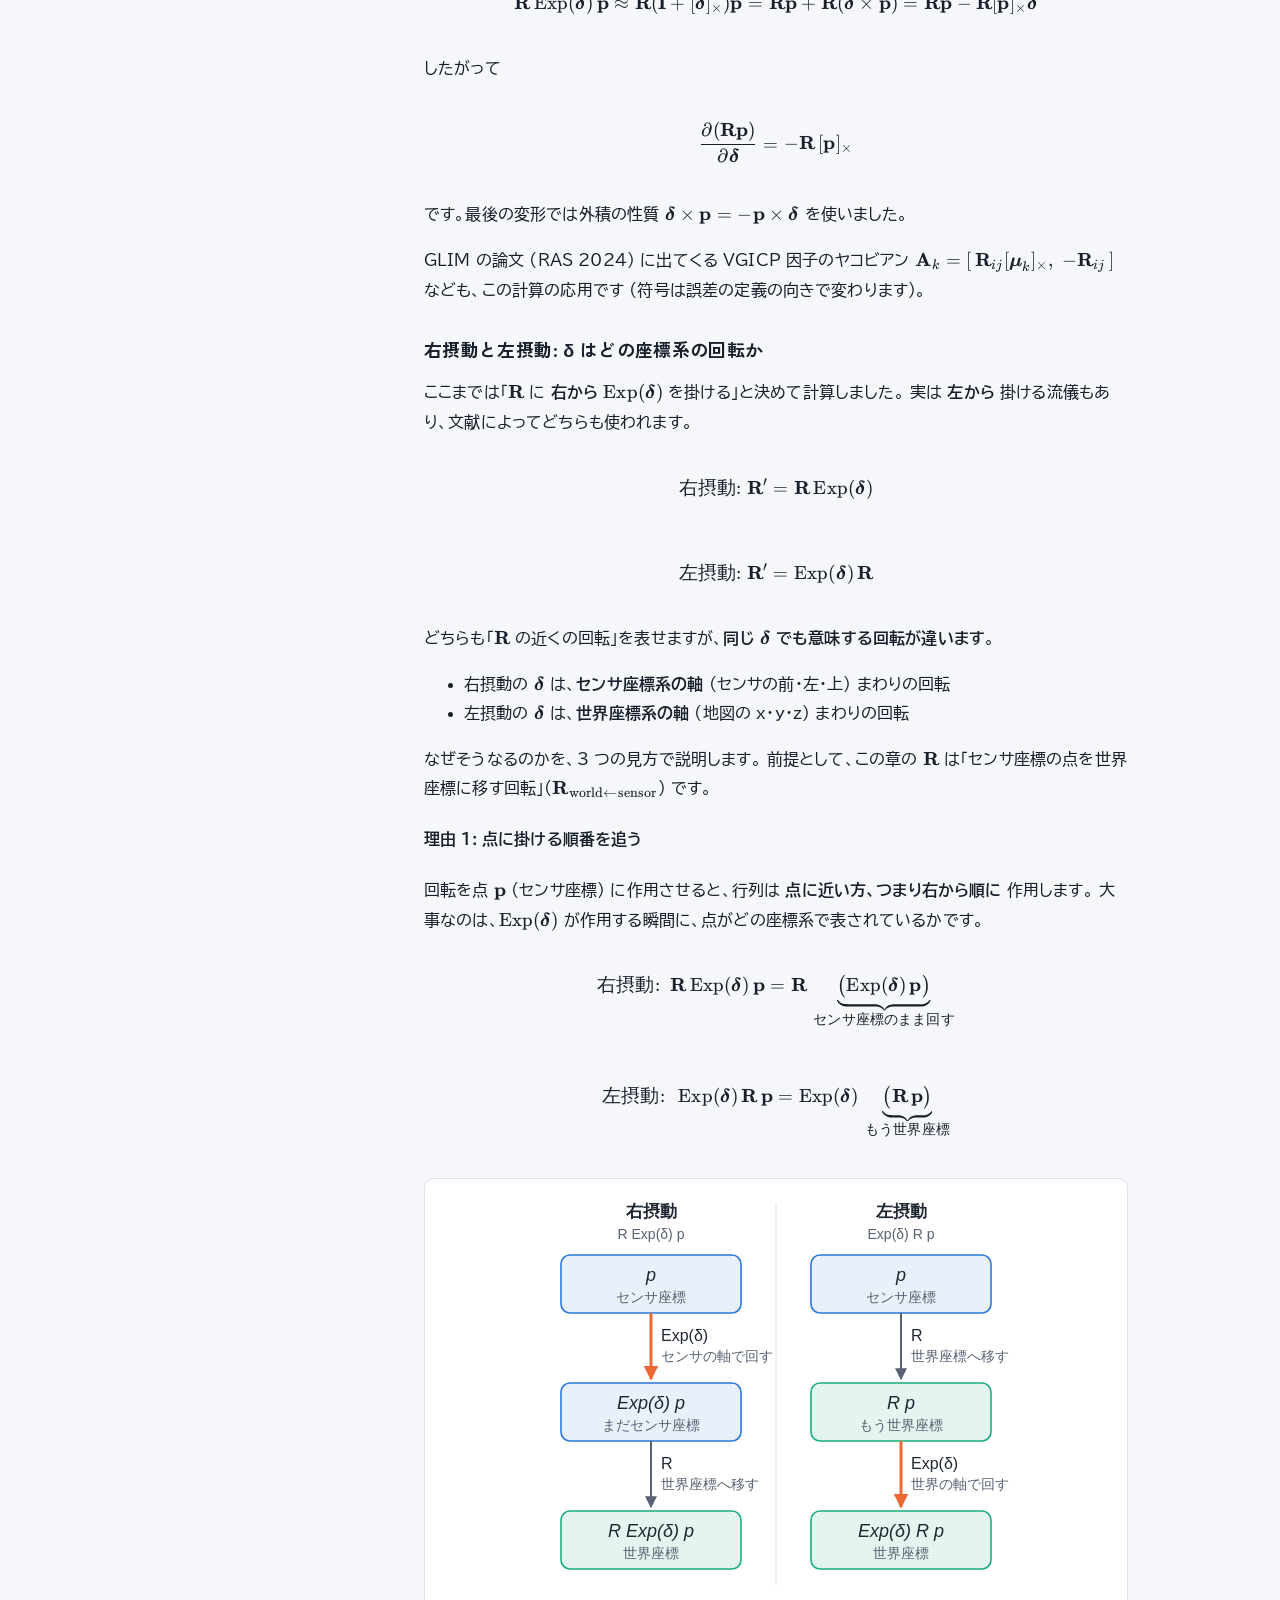
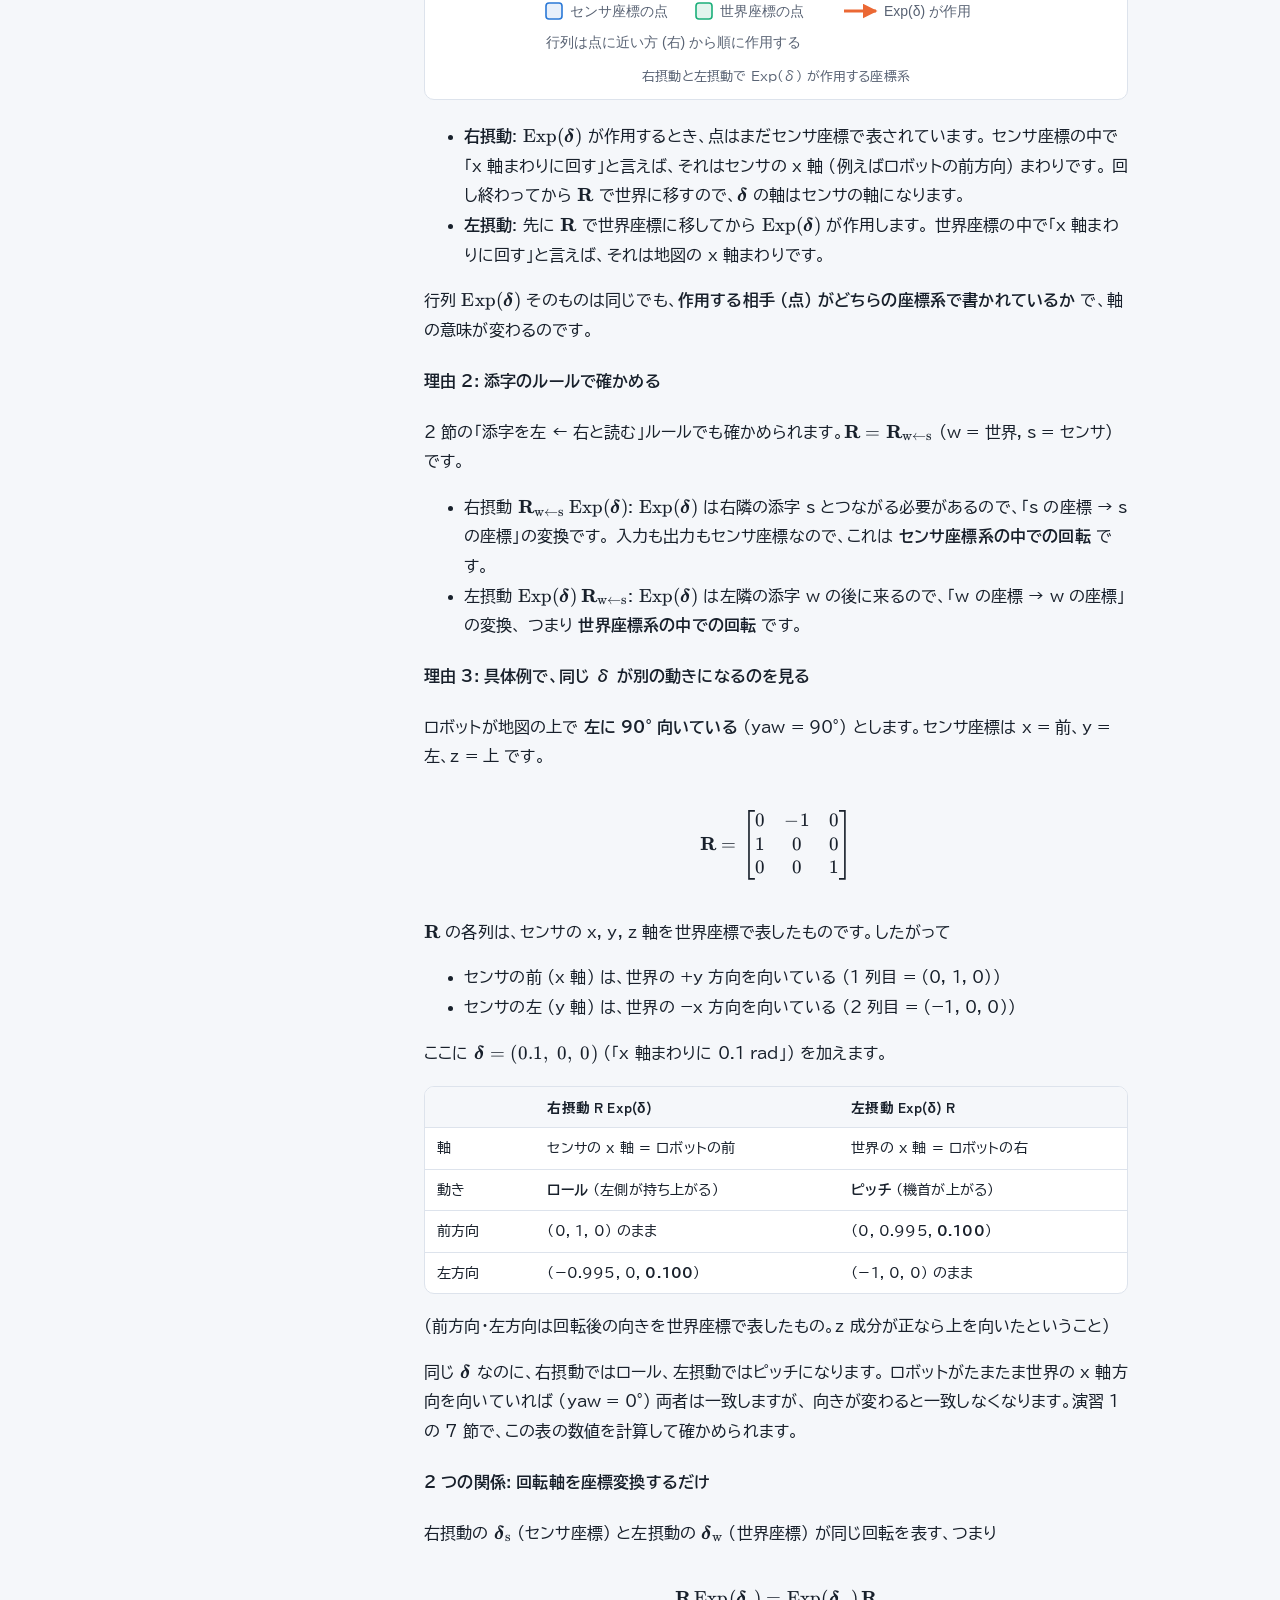
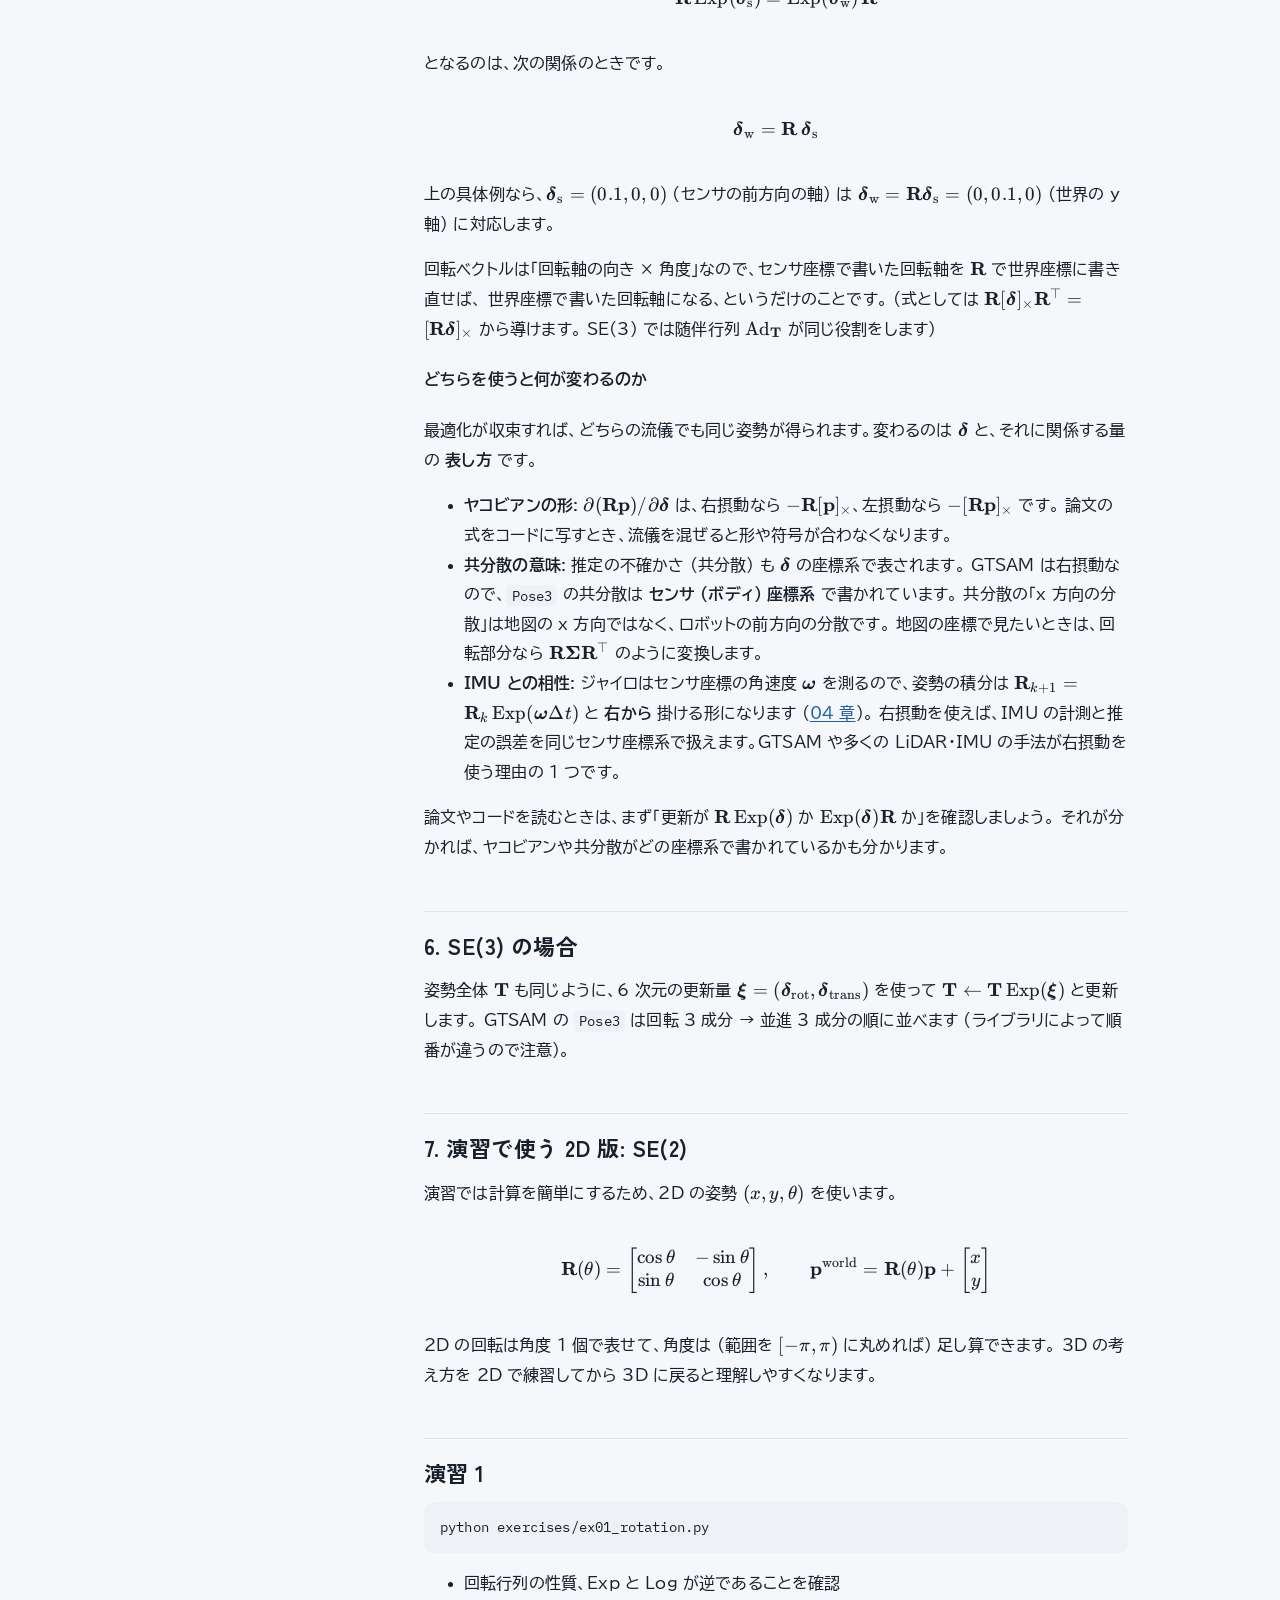
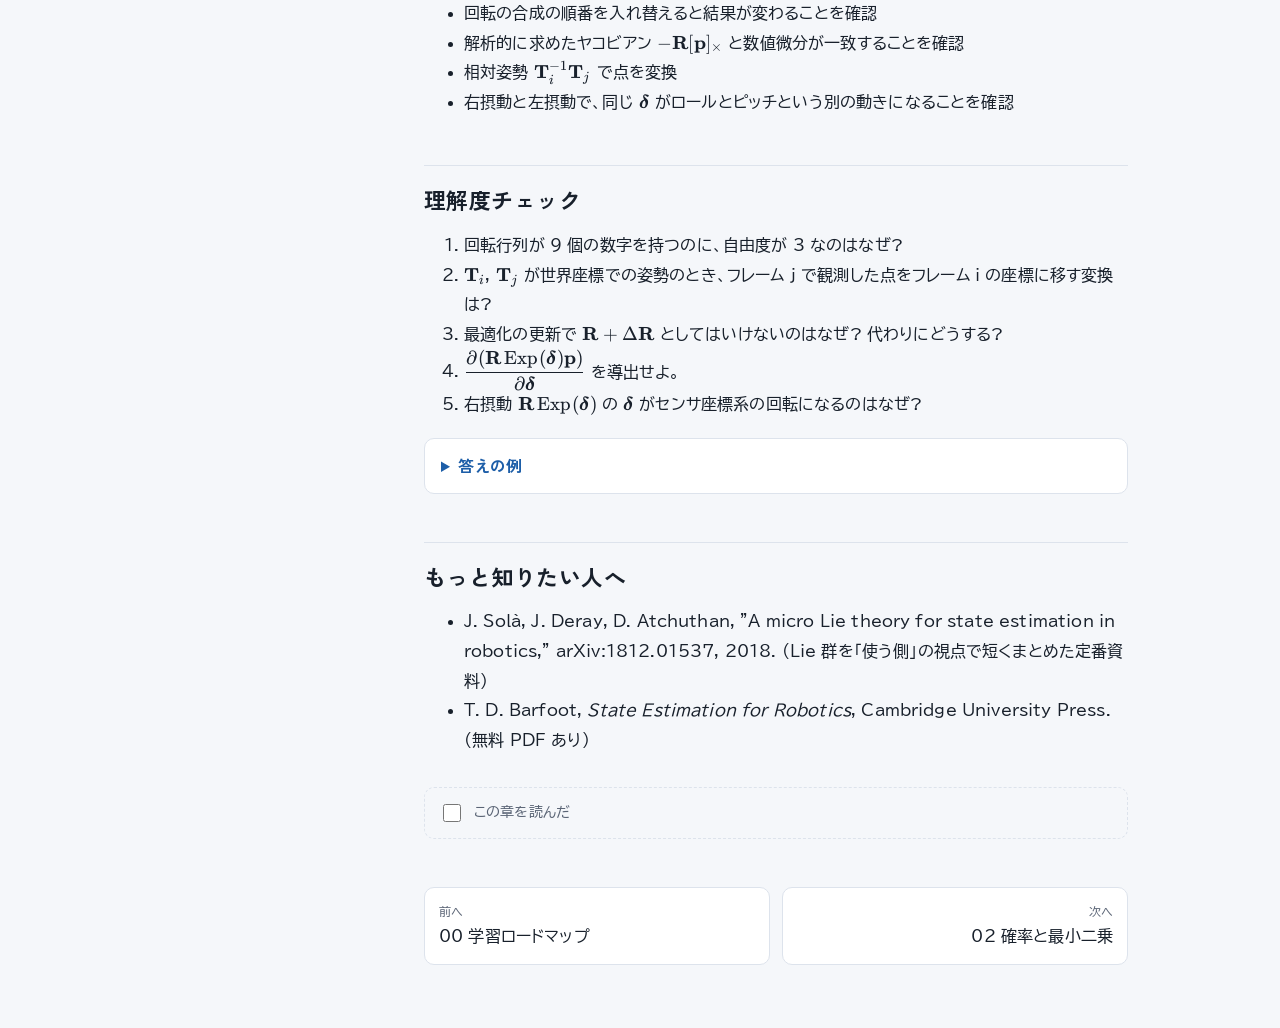
<file: html/01_coordinates_and_rotation.html>
<!doctype html>
<html lang="ja">
<head>
<meta charset="utf-8">
<meta name="viewport" content="width=device-width, initial-scale=1, viewport-fit=cover">
<title>座標と回転 | LiDAR×IMU 論文ノート</title>
<link rel="preconnect" href="https://fonts.googleapis.com">
<link rel="preconnect" href="https://fonts.gstatic.com" crossorigin>
<link rel="stylesheet" href="https://fonts.googleapis.com/css2?family=BIZ+UDPGothic:wght@400;700&family=IBM+Plex+Mono:wght@400;500&family=Zen+Kaku+Gothic+New:wght@500;700&display=swap">
<link rel="stylesheet" href="assets/style.css">
<link rel="stylesheet" href="assets/katex/katex.css">
<script defer src="assets/katex/katex.min.js"></script>
<script defer src="assets/katex/auto-render.min.js"></script>
</head>
<body>
<header class="topbar">
  <a class="brand" href="index.html"><svg class="brand-mark" viewBox="0 0 24 24" aria-hidden="true"><circle cx="6" cy="18" r="2.6" fill="var(--imu)"/><path d="M6 11a7 7 0 0 1 7 7" fill="none" stroke="var(--lidar)" stroke-width="2" stroke-linecap="round"/><path d="M6 5a13 13 0 0 1 13 13" fill="none" stroke="var(--lidar)" stroke-width="2" stroke-linecap="round" opacity=".55"/></svg><span>LiDAR×IMU 論文ノート</span></a>
  <button class="menu-btn" type="button" aria-expanded="false" aria-label="目次を開く">目次</button>
</header>
<div class="layout">
<nav class="rail" aria-label="章の一覧"><h2>目次</h2><ul class="toc"><li><a href="index.html"><span class="num">◆</span><span>はじめに</span><span></span></a></li><li><a href="00_roadmap.html"><span class="num">00</span><span>学習ロードマップ</span><span class="done" data-done-slug="00_roadmap" title="読了"></span></a></li><li><a href="01_coordinates_and_rotation.html" aria-current="page"><span class="num">01</span><span>座標と回転</span><span class="done" data-done-slug="01_coordinates_and_rotation" title="読了"></span></a></li><li><a href="02_probability_and_least_squares.html"><span class="num">02</span><span>確率と最小二乗</span><span class="done" data-done-slug="02_probability_and_least_squares" title="読了"></span></a></li><li><a href="03_point_cloud_registration.html"><span class="num">03</span><span>スキャンマッチング</span><span class="done" data-done-slug="03_point_cloud_registration" title="読了"></span></a></li><li><a href="04_imu_and_preintegration.html"><span class="num">04</span><span>IMU と事前積分</span><span class="done" data-done-slug="04_imu_and_preintegration" title="読了"></span></a></li><li><a href="05_factor_graph.html"><span class="num">05</span><span>ファクターグラフ</span><span class="done" data-done-slug="05_factor_graph" title="読了"></span></a></li><li><a href="06_fixed_lag_smoothing.html"><span class="num">06</span><span>固定ラグ平滑化と周辺化</span><span class="done" data-done-slug="06_fixed_lag_smoothing" title="読了"></span></a></li><li><a href="07_map_based_localization.html"><span class="num">07</span><span>既知地図上の自己位置推定</span><span class="done" data-done-slug="07_map_based_localization" title="読了"></span></a></li><li><a href="08_paper_walkthrough.html"><span class="num">08</span><span>論文精読ガイド</span><span class="done" data-done-slug="08_paper_walkthrough" title="読了"></span></a></li><li><a href="09_author_code_guide.html"><span class="num">09</span><span>著者のコード案内</span><span class="done" data-done-slug="09_author_code_guide" title="読了"></span></a></li><li><a href="10_glossary.html"><span class="num">10</span><span>用語集</span><span class="done" data-done-slug="10_glossary" title="読了"></span></a></li></ul><h2>リンク</h2><p class="rail-note"><a href="https://staff.aist.go.jp/k.koide/assets/pdf/robomech2023.pdf" target="_blank" rel="noopener">論文 PDF</a><br><a href="https://github.com/mamoru1126/study_lidar_and_imu" target="_blank" rel="noopener">このリポジトリ</a><br><a href="https://github.com/koide3" target="_blank" rel="noopener">著者の GitHub (koide3)</a></p><p class="rail-note">各章の最後で「読んだ」にチェックすると、ここに印が付きます (このブラウザにだけ保存)。</p></nav>
<main>
<article class="article">
<div class="chapter-meta"><span class="chip time">第 01 章</span><span class="chip math">数学</span><span class="chip time">目安 2〜3 時間</span></div>
<h1 id="01-座標と回転-so3-se3-lie-群">01. 座標と回転 (SO(3), SE(3), Lie 群)</h1>
<h2 id="この章のゴール">この章のゴール</h2>
<ul>
<li>センサの「姿勢 (pose)」を回転行列と並進ベクトルで表し、点の座標変換ができる</li>
<li>相対姿勢 <span class="arithmatex">\(\mathbf{T}_i^{-1}\mathbf{T}_j\)</span> の意味が分かる</li>
<li>回転は普通のベクトルのように足し算できないこと、そのために Lie 群の道具 (Exp / Log) を使うことが分かる</li>
<li>「微小回転を掛ける」ことでヤコビアンを求める方法 (摂動) が分かる</li>
</ul>
<blockquote>
<p><strong>論文とのつながり</strong>
論文の状態 <span class="arithmatex">\(\mathbf{x}_i\)</span> には 6 自由度の姿勢が含まれます。スキャンマッチング因子 <span class="arithmatex">\(f^P(\mathbf{x}_i, \mathbf{x}_j)\)</span> は
「フレーム j の点群を、相対姿勢でフレーム i の座標に移して比べる」ものですし、
最適化 (ガウス・ニュートン法) では姿勢に「微小な更新量」を足していく必要があります。
この章の内容はすべての因子の土台です。</p>
</blockquote>
<hr />
<h2 id="1-姿勢--位置--向き">1. 姿勢 = 位置 + 向き</h2>
<p>3 次元空間の剛体の姿勢は、<strong>位置 3 自由度 + 向き 3 自由度 = 6 自由度 (6DoF)</strong> で表せます。
論文タイトルの「6DoF 姿勢推定」はこれのことです。</p>
<ul>
<li>位置: 並進ベクトル <span class="arithmatex">\(\mathbf{t} \in \mathbb{R}^3\)</span></li>
<li>向き: 回転行列 <span class="arithmatex">\(\mathbf{R} \in SO(3)\)</span></li>
</ul>
<p>回転行列は <span class="arithmatex">\(3 \times 3\)</span> の行列ですが、次の条件を満たすものだけが「回転」です。</p>
<div class="arithmatex">\[
\mathbf{R}^\top \mathbf{R} = \mathbf{I}, \qquad \det(\mathbf{R}) = 1
\]</div>
<p>この条件を満たす行列全体を <strong>SO(3)</strong> (3 次元の特殊直交群) と呼びます。
9 個の数字を持っていますが、条件のせいで自由に動かせるのは 3 自由度だけです。</p>
<h2 id="2-座標変換と同次変換行列">2. 座標変換と同次変換行列</h2>
<p>センサ (LiDAR) が観測した点 <span class="arithmatex">\(\mathbf{p}\)</span> はセンサの座標系で表されています。
センサの姿勢が <span class="arithmatex">\((\mathbf{R}, \mathbf{t})\)</span> のとき、その点の世界座標は</p>
<div class="arithmatex">\[
\mathbf{p}^{\text{world}} = \mathbf{R}\,\mathbf{p}^{\text{sensor}} + \mathbf{t}
\]</div>
<p>です。これを 4×4 の <strong>同次変換行列</strong> でまとめると、掛け算 1 回で書けて便利です。</p>
<div class="arithmatex">\[
\mathbf{T} = \begin{bmatrix} \mathbf{R} & \mathbf{t} \\ \mathbf{0}^\top & 1 \end{bmatrix} \in SE(3),
\qquad
\begin{bmatrix} \mathbf{p}^{\text{world}} \\ 1 \end{bmatrix} = \mathbf{T} \begin{bmatrix} \mathbf{p}^{\text{sensor}} \\ 1 \end{bmatrix}
\]</div>
<p>このような行列全体を <strong>SE(3)</strong> (3 次元の特殊ユークリッド群) と呼びます。</p>
<h3 id="合成と逆変換">合成と逆変換</h3>
<ul>
<li>合成: 変換を続けて行うのは行列の掛け算 <span class="arithmatex">\(\mathbf{T}_a \mathbf{T}_b\)</span></li>
<li>逆変換: 回転行列の逆は転置で済むので、次のように簡単に計算できる</li>
</ul>
<div class="arithmatex">\[
\mathbf{T}^{-1} = \begin{bmatrix} \mathbf{R}^\top & -\mathbf{R}^\top \mathbf{t} \\ \mathbf{0}^\top & 1 \end{bmatrix}
\]</div>
<h3 id="名前の付け方のコツ-t_world_sensor">名前の付け方のコツ: <code>T_world_sensor</code></h3>
<p>著者のコード (GLIM など) では <code>T_world_imu</code> のような変数名がよく出てきます。
これは「imu 座標系の点を world 座標系に移す変換」という意味です。
添字を「左 ← 右」と読むと、合成が正しいかを目で確認できます。</p>
<div class="arithmatex">\[
\mathbf{T}_{\text{world}\leftarrow\text{lidar}} = \mathbf{T}_{\text{world}\leftarrow\text{imu}}\;\mathbf{T}_{\text{imu}\leftarrow\text{lidar}}
\]</div>
<p>(内側の添字 imu が打ち消し合っている)</p>
<h3 id="相対姿勢">相対姿勢</h3>
<p>世界座標での姿勢 <span class="arithmatex">\(\mathbf{T}_i, \mathbf{T}_j\)</span> から、<strong>フレーム j の座標をフレーム i の座標に移す変換</strong> は</p>
<div class="arithmatex">\[
\mathbf{T}_{ij} = \mathbf{T}_i^{-1}\,\mathbf{T}_j
\]</div>
<p>です。論文のスキャン間マッチング因子は、まさにこの <span class="arithmatex">\(\mathbf{T}_{ij}\)</span> でフレーム j の点をフレーム i に移して
比べています (<a href="03_point_cloud_registration.html">03 章</a>)。</p>
<h2 id="3-回転の表し方いろいろ">3. 回転の表し方いろいろ</h2>
<table>
<thead>
<tr>
<th>表現</th>
<th>数字の個数</th>
<th>長所</th>
<th>短所</th>
</tr>
</thead>
<tbody>
<tr>
<td>回転行列</td>
<td>9</td>
<td>合成・点の変換が掛け算で簡単</td>
<td>冗長。誤差が溜まると直交性が崩れる</td>
</tr>
<tr>
<td>オイラー角 (roll, pitch, yaw)</td>
<td>3</td>
<td>人間に分かりやすい</td>
<td>ジンバルロック (特異点) がある。合成が面倒</td>
</tr>
<tr>
<td>四元数 (クォータニオン)</td>
<td>4</td>
<td>コンパクトで特異点なし。数値的に安定</td>
<td>直感的でない。q と -q が同じ回転</td>
</tr>
<tr>
<td>回転ベクトル (軸 × 角度)</td>
<td>3</td>
<td>最小の 3 個。微小回転の表現に最適</td>
<td>合成は直接できない (Exp/Log を経由)</td>
</tr>
</tbody>
</table>
<p>最適化では「<strong>姿勢そのものは回転行列 (や四元数) で持ち、更新量は回転ベクトルで表す</strong>」のが定番です。
GTSAM もこの方式です。</p>
<h2 id="4-回転は足し算できない--lie-群の考え方">4. 回転は足し算できない → Lie 群の考え方</h2>
<p>ガウス・ニュートン法では「今の推定値 + 更新量」を繰り返します。
しかし回転行列に普通に行列を足すと、<span class="arithmatex">\(\mathbf{R}^\top\mathbf{R} = \mathbf{I}\)</span> が崩れて回転行列でなくなってしまいます。</p>
<p>そこで、</p>
<ol>
<li>更新量は 3 次元の <strong>回転ベクトル</strong> <span class="arithmatex">\(\boldsymbol{\delta} \in \mathbb{R}^3\)</span> で表す (これは自由に足し引きできる)</li>
<li>それを <strong>指数写像 Exp</strong> で回転行列に直す</li>
<li>掛け算で今の回転に合成する</li>
</ol>
<p>という手順を踏みます。</p>
<div class="arithmatex">\[
\mathbf{R} \leftarrow \mathbf{R}\,\operatorname{Exp}(\boldsymbol{\delta})
\]</div>
<h3 id="hat-演算子と指数写像">hat 演算子と指数写像</h3>
<p>回転ベクトル <span class="arithmatex">\(\boldsymbol{\omega} = (\omega_x, \omega_y, \omega_z)\)</span> から作る歪対称行列を <span class="arithmatex">\([\boldsymbol{\omega}]_\times\)</span> と書きます (hat 演算子)。</p>
<div class="arithmatex">\[
[\boldsymbol{\omega}]_\times = \begin{bmatrix} 0 & -\omega_z & \omega_y \\ \omega_z & 0 & -\omega_x \\ -\omega_y & \omega_x & 0 \end{bmatrix},
\qquad [\boldsymbol{\omega}]_\times \mathbf{p} = \boldsymbol{\omega} \times \mathbf{p}
\]</div>
<p>指数写像は、回転角 <span class="arithmatex">\(\theta = \lVert\boldsymbol{\omega}\rVert\)</span>、回転軸 <span class="arithmatex">\(\mathbf{a} = \boldsymbol{\omega}/\theta\)</span> として
<strong>ロドリゲスの公式</strong> で計算できます。</p>
<div class="arithmatex">\[
\operatorname{Exp}(\boldsymbol{\omega}) = \mathbf{I} + \sin\theta\,[\mathbf{a}]_\times + (1 - \cos\theta)\,[\mathbf{a}]_\times^2
\]</div>
<p>逆向きの <strong>対数写像 Log</strong> は回転行列から回転ベクトルを取り出します。</p>
<p>イメージとしては、SO(3) は「曲がった空間 (多様体)」で、その 1 点に接する平らな空間 (接空間, 3 次元) の上で
計算してから Exp で曲がった空間に戻している、という感じです。</p>
<h3 id="微小回転の近似">微小回転の近似</h3>
<p><span class="arithmatex">\(\boldsymbol{\delta}\)</span> が小さいときは</p>
<div class="arithmatex">\[
\operatorname{Exp}(\boldsymbol{\delta}) \approx \mathbf{I} + [\boldsymbol{\delta}]_\times
\]</div>
<p>と近似できます。演習 1 の図で、この近似の誤差が角度の 2 乗で小さくなることを確かめられます。</p>
<p><img alt="1 次近似の精度" src="figures/ex01_exp_approx.png" /></p>
<h2 id="5-摂動-perturbation-でヤコビアンを求める">5. 摂動 (perturbation) でヤコビアンを求める</h2>
<p>最適化には「状態を少し動かしたとき、誤差がどれだけ変わるか (ヤコビアン)」が必要です。
回転を少し動かすことを「<span class="arithmatex">\(\mathbf{R}\)</span> に右から <span class="arithmatex">\(\operatorname{Exp}(\boldsymbol{\delta})\)</span> を掛ける」と定義すると、
計算がとても簡単になります。</p>
<p>例として、点を回転させる関数 <span class="arithmatex">\(f(\mathbf{R}) = \mathbf{R}\mathbf{p}\)</span> を考えます。</p>
<div class="arithmatex">\[
\mathbf{R}\operatorname{Exp}(\boldsymbol{\delta})\,\mathbf{p}
\approx \mathbf{R}(\mathbf{I} + [\boldsymbol{\delta}]_\times)\mathbf{p}
= \mathbf{R}\mathbf{p} + \mathbf{R}(\boldsymbol{\delta}\times\mathbf{p})
= \mathbf{R}\mathbf{p} - \mathbf{R}[\mathbf{p}]_\times\boldsymbol{\delta}
\]</div>
<p>したがって</p>
<div class="arithmatex">\[
\frac{\partial (\mathbf{R}\mathbf{p})}{\partial \boldsymbol{\delta}} = -\mathbf{R}\,[\mathbf{p}]_\times
\]</div>
<p>です。最後の変形では外積の性質 <span class="arithmatex">\(\boldsymbol{\delta}\times\mathbf{p} = -\mathbf{p}\times\boldsymbol{\delta}\)</span> を使いました。</p>
<p>GLIM の論文 (RAS 2024) に出てくる VGICP 因子のヤコビアン
<span class="arithmatex">\(\mathbf{A}_k = [\,\mathbf{R}_{ij}[\boldsymbol{\mu}_k]_\times,\ -\mathbf{R}_{ij}\,]\)</span> なども、この計算の応用です
(符号は誤差の定義の向きで変わります)。</p>
<h3 id="右摂動と左摂動-δ-はどの座標系の回転か">右摂動と左摂動: δ はどの座標系の回転か</h3>
<p>ここまでは「<span class="arithmatex">\(\mathbf{R}\)</span> に <strong>右から</strong> <span class="arithmatex">\(\operatorname{Exp}(\boldsymbol{\delta})\)</span> を掛ける」と決めて計算しました。
実は <strong>左から</strong> 掛ける流儀もあり、文献によってどちらも使われます。</p>
<div class="arithmatex">\[
\text{右摂動: } \mathbf{R}' = \mathbf{R}\operatorname{Exp}(\boldsymbol{\delta})
\]</div>
<div class="arithmatex">\[
\text{左摂動: } \mathbf{R}' = \operatorname{Exp}(\boldsymbol{\delta})\,\mathbf{R}
\]</div>
<p>どちらも「<span class="arithmatex">\(\mathbf{R}\)</span> の近くの回転」を表せますが、<strong>同じ <span class="arithmatex">\(\boldsymbol{\delta}\)</span> でも意味する回転が違います</strong>。</p>
<ul>
<li>右摂動の <span class="arithmatex">\(\boldsymbol{\delta}\)</span> は、<strong>センサ座標系の軸</strong> (センサの前・左・上) まわりの回転</li>
<li>左摂動の <span class="arithmatex">\(\boldsymbol{\delta}\)</span> は、<strong>世界座標系の軸</strong> (地図の x・y・z) まわりの回転</li>
</ul>
<p>なぜそうなるのかを、3 つの見方で説明します。
前提として、この章の <span class="arithmatex">\(\mathbf{R}\)</span> は「センサ座標の点を世界座標に移す回転」(<span class="arithmatex">\(\mathbf{R}_{\text{world}\leftarrow\text{sensor}}\)</span>) です。</p>
<h4 id="理由-1-点に掛ける順番を追う">理由 1: 点に掛ける順番を追う</h4>
<p>回転を点 <span class="arithmatex">\(\mathbf{p}\)</span> (センサ座標) に作用させると、行列は <strong>点に近い方、つまり右から順に</strong> 作用します。
大事なのは、<span class="arithmatex">\(\operatorname{Exp}(\boldsymbol{\delta})\)</span> が作用する瞬間に、点がどの座標系で表されているかです。</p>
<div class="arithmatex">\[
\text{右摂動: }\ \mathbf{R}\operatorname{Exp}(\boldsymbol{\delta})\,\mathbf{p}
= \mathbf{R}\,\underbrace{\bigl(\operatorname{Exp}(\boldsymbol{\delta})\,\mathbf{p}\bigr)}_{\text{センサ座標のまま回す}}
\]</div>
<div class="arithmatex">\[
\text{左摂動: }\ \operatorname{Exp}(\boldsymbol{\delta})\,\mathbf{R}\,\mathbf{p}
= \operatorname{Exp}(\boldsymbol{\delta})\,\underbrace{\bigl(\mathbf{R}\,\mathbf{p}\bigr)}_{\text{もう世界座標}}
\]</div>
<p><img alt="右摂動と左摂動で Exp(δ) が作用する座標系" src="figures/fig_left_right_perturbation.svg" /></p>
<ul>
<li><strong>右摂動</strong>: <span class="arithmatex">\(\operatorname{Exp}(\boldsymbol{\delta})\)</span> が作用するとき、点はまだセンサ座標で表されています。
  センサ座標の中で「x 軸まわりに回す」と言えば、それはセンサの x 軸 (例えばロボットの前方向) まわりです。
  回し終わってから <span class="arithmatex">\(\mathbf{R}\)</span> で世界に移すので、<span class="arithmatex">\(\boldsymbol{\delta}\)</span> の軸はセンサの軸になります。</li>
<li><strong>左摂動</strong>: 先に <span class="arithmatex">\(\mathbf{R}\)</span> で世界座標に移してから <span class="arithmatex">\(\operatorname{Exp}(\boldsymbol{\delta})\)</span> が作用します。
  世界座標の中で「x 軸まわりに回す」と言えば、それは地図の x 軸まわりです。</li>
</ul>
<p>行列 <span class="arithmatex">\(\operatorname{Exp}(\boldsymbol{\delta})\)</span> そのものは同じでも、<strong>作用する相手 (点) がどちらの座標系で書かれているか</strong> で、軸の意味が変わるのです。</p>
<h4 id="理由-2-添字のルールで確かめる">理由 2: 添字のルールで確かめる</h4>
<p>2 節の「添字を左 ← 右と読む」ルールでも確かめられます。<span class="arithmatex">\(\mathbf{R} = \mathbf{R}_{\text{w}\leftarrow\text{s}}\)</span> (w = 世界, s = センサ) です。</p>
<ul>
<li>右摂動 <span class="arithmatex">\(\mathbf{R}_{\text{w}\leftarrow\text{s}}\operatorname{Exp}(\boldsymbol{\delta})\)</span>:
  <span class="arithmatex">\(\operatorname{Exp}(\boldsymbol{\delta})\)</span> は右隣の添字 s とつながる必要があるので、「s の座標 → s の座標」の変換です。
  入力も出力もセンサ座標なので、これは <strong>センサ座標系の中での回転</strong> です。</li>
<li>左摂動 <span class="arithmatex">\(\operatorname{Exp}(\boldsymbol{\delta})\,\mathbf{R}_{\text{w}\leftarrow\text{s}}\)</span>:
  <span class="arithmatex">\(\operatorname{Exp}(\boldsymbol{\delta})\)</span> は左隣の添字 w の後に来るので、「w の座標 → w の座標」の変換、
  つまり <strong>世界座標系の中での回転</strong> です。</li>
</ul>
<h4 id="理由-3-具体例で同じ-δ-が別の動きになるのを見る">理由 3: 具体例で、同じ δ が別の動きになるのを見る</h4>
<p>ロボットが地図の上で <strong>左に 90° 向いている</strong> (yaw = 90°) とします。センサ座標は x = 前、y = 左、z = 上 です。</p>
<div class="arithmatex">\[
\mathbf{R} = \begin{bmatrix} 0 & -1 & 0 \\ 1 & 0 & 0 \\ 0 & 0 & 1 \end{bmatrix}
\]</div>
<p><span class="arithmatex">\(\mathbf{R}\)</span> の各列は、センサの x, y, z 軸を世界座標で表したものです。したがって</p>
<ul>
<li>センサの前 (x 軸) は、世界の +y 方向を向いている (1 列目 = (0, 1, 0))</li>
<li>センサの左 (y 軸) は、世界の −x 方向を向いている (2 列目 = (−1, 0, 0))</li>
</ul>
<p>ここに <span class="arithmatex">\(\boldsymbol{\delta} = (0.1,\ 0,\ 0)\)</span> (「x 軸まわりに 0.1 rad」) を加えます。</p>
<table>
<thead>
<tr>
<th></th>
<th>右摂動 R Exp(δ)</th>
<th>左摂動 Exp(δ) R</th>
</tr>
</thead>
<tbody>
<tr>
<td>軸</td>
<td>センサの x 軸 = ロボットの前</td>
<td>世界の x 軸 = ロボットの右</td>
</tr>
<tr>
<td>動き</td>
<td><strong>ロール</strong> (左側が持ち上がる)</td>
<td><strong>ピッチ</strong> (機首が上がる)</td>
</tr>
<tr>
<td>前方向</td>
<td>(0, 1, 0) のまま</td>
<td>(0, 0.995, <strong>0.100</strong>)</td>
</tr>
<tr>
<td>左方向</td>
<td>(−0.995, 0, <strong>0.100</strong>)</td>
<td>(−1, 0, 0) のまま</td>
</tr>
</tbody>
</table>
<p>(前方向・左方向は回転後の向きを世界座標で表したもの。z 成分が正なら上を向いたということ)</p>
<p>同じ <span class="arithmatex">\(\boldsymbol{\delta}\)</span> なのに、右摂動ではロール、左摂動ではピッチになります。
ロボットがたまたま世界の x 軸方向を向いていれば (yaw = 0°) 両者は一致しますが、
向きが変わると一致しなくなります。演習 1 の 7 節で、この表の数値を計算して確かめられます。</p>
<h4 id="2-つの関係-回転軸を座標変換するだけ">2 つの関係: 回転軸を座標変換するだけ</h4>
<p>右摂動の <span class="arithmatex">\(\boldsymbol{\delta}_{\text{s}}\)</span> (センサ座標) と左摂動の <span class="arithmatex">\(\boldsymbol{\delta}_{\text{w}}\)</span> (世界座標) が同じ回転を表す、つまり</p>
<div class="arithmatex">\[
\mathbf{R}\operatorname{Exp}(\boldsymbol{\delta}_{\text{s}}) = \operatorname{Exp}(\boldsymbol{\delta}_{\text{w}})\,\mathbf{R}
\]</div>
<p>となるのは、次の関係のときです。</p>
<div class="arithmatex">\[
\boldsymbol{\delta}_{\text{w}} = \mathbf{R}\,\boldsymbol{\delta}_{\text{s}}
\]</div>
<p>上の具体例なら、<span class="arithmatex">\(\boldsymbol{\delta}_{\text{s}} = (0.1, 0, 0)\)</span> (センサの前方向の軸) は <span class="arithmatex">\(\boldsymbol{\delta}_{\text{w}} = \mathbf{R}\boldsymbol{\delta}_{\text{s}} = (0, 0.1, 0)\)</span> (世界の y 軸) に対応します。</p>
<p>回転ベクトルは「回転軸の向き × 角度」なので、センサ座標で書いた回転軸を <span class="arithmatex">\(\mathbf{R}\)</span> で世界座標に書き直せば、
世界座標で書いた回転軸になる、というだけのことです。
(式としては <span class="arithmatex">\(\mathbf{R}[\boldsymbol{\delta}]_\times\mathbf{R}^\top = [\mathbf{R}\boldsymbol{\delta}]_\times\)</span> から導けます。
SE(3) では随伴行列 <span class="arithmatex">\(\mathrm{Ad}_{\mathbf{T}}\)</span> が同じ役割をします)</p>
<h4 id="どちらを使うと何が変わるのか">どちらを使うと何が変わるのか</h4>
<p>最適化が収束すれば、どちらの流儀でも同じ姿勢が得られます。変わるのは <span class="arithmatex">\(\boldsymbol{\delta}\)</span> と、それに関係する量の <strong>表し方</strong> です。</p>
<ul>
<li><strong>ヤコビアンの形</strong>: <span class="arithmatex">\(\partial(\mathbf{R}\mathbf{p})/\partial\boldsymbol{\delta}\)</span> は、右摂動なら <span class="arithmatex">\(-\mathbf{R}[\mathbf{p}]_\times\)</span>、左摂動なら <span class="arithmatex">\(-[\mathbf{R}\mathbf{p}]_\times\)</span> です。
  論文の式をコードに写すとき、流儀を混ぜると形や符号が合わなくなります。</li>
<li><strong>共分散の意味</strong>: 推定の不確かさ (共分散) も <span class="arithmatex">\(\boldsymbol{\delta}\)</span> の座標系で表されます。
  GTSAM は右摂動なので、<code>Pose3</code> の共分散は <strong>センサ (ボディ) 座標系</strong> で書かれています。
  共分散の「x 方向の分散」は地図の x 方向ではなく、ロボットの前方向の分散です。
  地図の座標で見たいときは、回転部分なら <span class="arithmatex">\(\mathbf{R}\boldsymbol{\Sigma}\mathbf{R}^\top\)</span> のように変換します。</li>
<li><strong>IMU との相性</strong>: ジャイロはセンサ座標の角速度 <span class="arithmatex">\(\boldsymbol{\omega}\)</span> を測るので、姿勢の積分は
  <span class="arithmatex">\(\mathbf{R}_{k+1} = \mathbf{R}_k\operatorname{Exp}(\boldsymbol{\omega}\Delta t)\)</span> と <strong>右から</strong> 掛ける形になります (<a href="04_imu_and_preintegration.html">04 章</a>)。
  右摂動を使えば、IMU の計測と推定の誤差を同じセンサ座標系で扱えます。GTSAM や多くの LiDAR・IMU の手法が右摂動を使う理由の 1 つです。</li>
</ul>
<p>論文やコードを読むときは、まず「更新が <span class="arithmatex">\(\mathbf{R}\operatorname{Exp}(\boldsymbol{\delta})\)</span> か <span class="arithmatex">\(\operatorname{Exp}(\boldsymbol{\delta})\mathbf{R}\)</span> か」を確認しましょう。
それが分かれば、ヤコビアンや共分散がどの座標系で書かれているかも分かります。</p>
<h2 id="6-se3-の場合">6. SE(3) の場合</h2>
<p>姿勢全体 <span class="arithmatex">\(\mathbf{T}\)</span> も同じように、6 次元の更新量 <span class="arithmatex">\(\boldsymbol{\xi} = (\boldsymbol{\delta}_\text{rot}, \boldsymbol{\delta}_\text{trans})\)</span> を使って
<span class="arithmatex">\(\mathbf{T} \leftarrow \mathbf{T}\operatorname{Exp}(\boldsymbol{\xi})\)</span> と更新します。
GTSAM の <code>Pose3</code> は回転 3 成分 → 並進 3 成分の順に並べます (ライブラリによって順番が違うので注意)。</p>
<h2 id="7-演習で使う-2d-版-se2">7. 演習で使う 2D 版: SE(2)</h2>
<p>演習では計算を簡単にするため、2D の姿勢 <span class="arithmatex">\((x, y, \theta)\)</span> を使います。</p>
<div class="arithmatex">\[
\mathbf{R}(\theta) = \begin{bmatrix} \cos\theta & -\sin\theta \\ \sin\theta & \cos\theta \end{bmatrix},
\qquad \mathbf{p}^{\text{world}} = \mathbf{R}(\theta)\mathbf{p} + \begin{bmatrix} x \\ y \end{bmatrix}
\]</div>
<p>2D の回転は角度 1 個で表せて、角度は (範囲を <span class="arithmatex">\([-\pi, \pi)\)</span> に丸めれば) 足し算できます。
3D の考え方を 2D で練習してから 3D に戻ると理解しやすくなります。</p>
<h2 id="演習-1">演習 1</h2>
<div class="highlight"><pre><span></span><code>python<span class="w"> </span>exercises/ex01_rotation.py
</code></pre></div>
<ul>
<li>回転行列の性質、Exp と Log が逆であることを確認</li>
<li>回転の合成の順番を入れ替えると結果が変わることを確認</li>
<li>解析的に求めたヤコビアン <span class="arithmatex">\(-\mathbf{R}[\mathbf{p}]_\times\)</span> と数値微分が一致することを確認</li>
<li>相対姿勢 <span class="arithmatex">\(\mathbf{T}_i^{-1}\mathbf{T}_j\)</span> で点を変換</li>
<li>右摂動と左摂動で、同じ <span class="arithmatex">\(\boldsymbol{\delta}\)</span> がロールとピッチという別の動きになることを確認</li>
</ul>
<h2 id="理解度チェック">理解度チェック</h2>
<ol>
<li>回転行列が 9 個の数字を持つのに、自由度が 3 なのはなぜ?</li>
<li><span class="arithmatex">\(\mathbf{T}_i\)</span>, <span class="arithmatex">\(\mathbf{T}_j\)</span> が世界座標での姿勢のとき、フレーム j で観測した点をフレーム i の座標に移す変換は?</li>
<li>最適化の更新で <span class="arithmatex">\(\mathbf{R} + \Delta\mathbf{R}\)</span> としてはいけないのはなぜ? 代わりにどうする?</li>
<li><span class="arithmatex">\(\dfrac{\partial(\mathbf{R}\operatorname{Exp}(\boldsymbol{\delta})\mathbf{p})}{\partial\boldsymbol{\delta}}\)</span> を導出せよ。</li>
<li>右摂動 <span class="arithmatex">\(\mathbf{R}\operatorname{Exp}(\boldsymbol{\delta})\)</span> の <span class="arithmatex">\(\boldsymbol{\delta}\)</span> がセンサ座標系の回転になるのはなぜ?</li>
</ol>
<details>
<summary>答えの例</summary>
<ol>
<li><span class="arithmatex">\(\mathbf{R}^\top\mathbf{R} = \mathbf{I}\)</span> (6 個の独立な条件) があるので、9 − 6 = 3 自由度。</li>
<li><span class="arithmatex">\(\mathbf{T}_{ij} = \mathbf{T}_i^{-1}\mathbf{T}_j\)</span>。</li>
<li>足し算すると直交性が崩れて回転行列でなくなる。回転ベクトル <span class="arithmatex">\(\boldsymbol{\delta}\)</span> で更新量を表し、<span class="arithmatex">\(\mathbf{R}\operatorname{Exp}(\boldsymbol{\delta})\)</span> と掛け算で更新する。</li>
<li><span class="arithmatex">\(\operatorname{Exp}(\boldsymbol{\delta}) \approx \mathbf{I} + [\boldsymbol{\delta}]_\times\)</span> を使って <span class="arithmatex">\(-\mathbf{R}[\mathbf{p}]_\times\)</span>。</li>
<li>点 <span class="arithmatex">\(\mathbf{p}\)</span> に作用させると <span class="arithmatex">\(\mathbf{R}(\operatorname{Exp}(\boldsymbol{\delta})\mathbf{p})\)</span> となり、<span class="arithmatex">\(\operatorname{Exp}(\boldsymbol{\delta})\)</span> は <span class="arithmatex">\(\mathbf{R}\)</span> で世界座標に移す <strong>前の</strong>、センサ座標で表された点を回すから。左摂動では世界座標に移した <strong>後の</strong> 点を回すので、世界座標系の回転になる。</li>
</ol>
</details>
<h2 id="もっと知りたい人へ">もっと知りたい人へ</h2>
<ul>
<li>J. Solà, J. Deray, D. Atchuthan, "A micro Lie theory for state estimation in robotics," arXiv:1812.01537, 2018.
  (Lie 群を「使う側」の視点で短くまとめた定番資料)</li>
<li>T. D. Barfoot, <em>State Estimation for Robotics</em>, Cambridge University Press. (無料 PDF あり)</li>
</ul>
<label class="read-toggle"><input type="checkbox" id="read-toggle" data-slug="01_coordinates_and_rotation"> この章を読んだ</label>
<nav class="pager" aria-label="前後の章"><a class="prev" href="00_roadmap.html"><small>前へ</small>00 学習ロードマップ</a><a class="next" href="02_probability_and_least_squares.html"><small>次へ</small>02 確率と最小二乗</a></nav>
</article>
</main>
</div>
<script src="assets/app.js"></script>
<script src="assets/demos.js"></script>
</body>
</html>
</file>
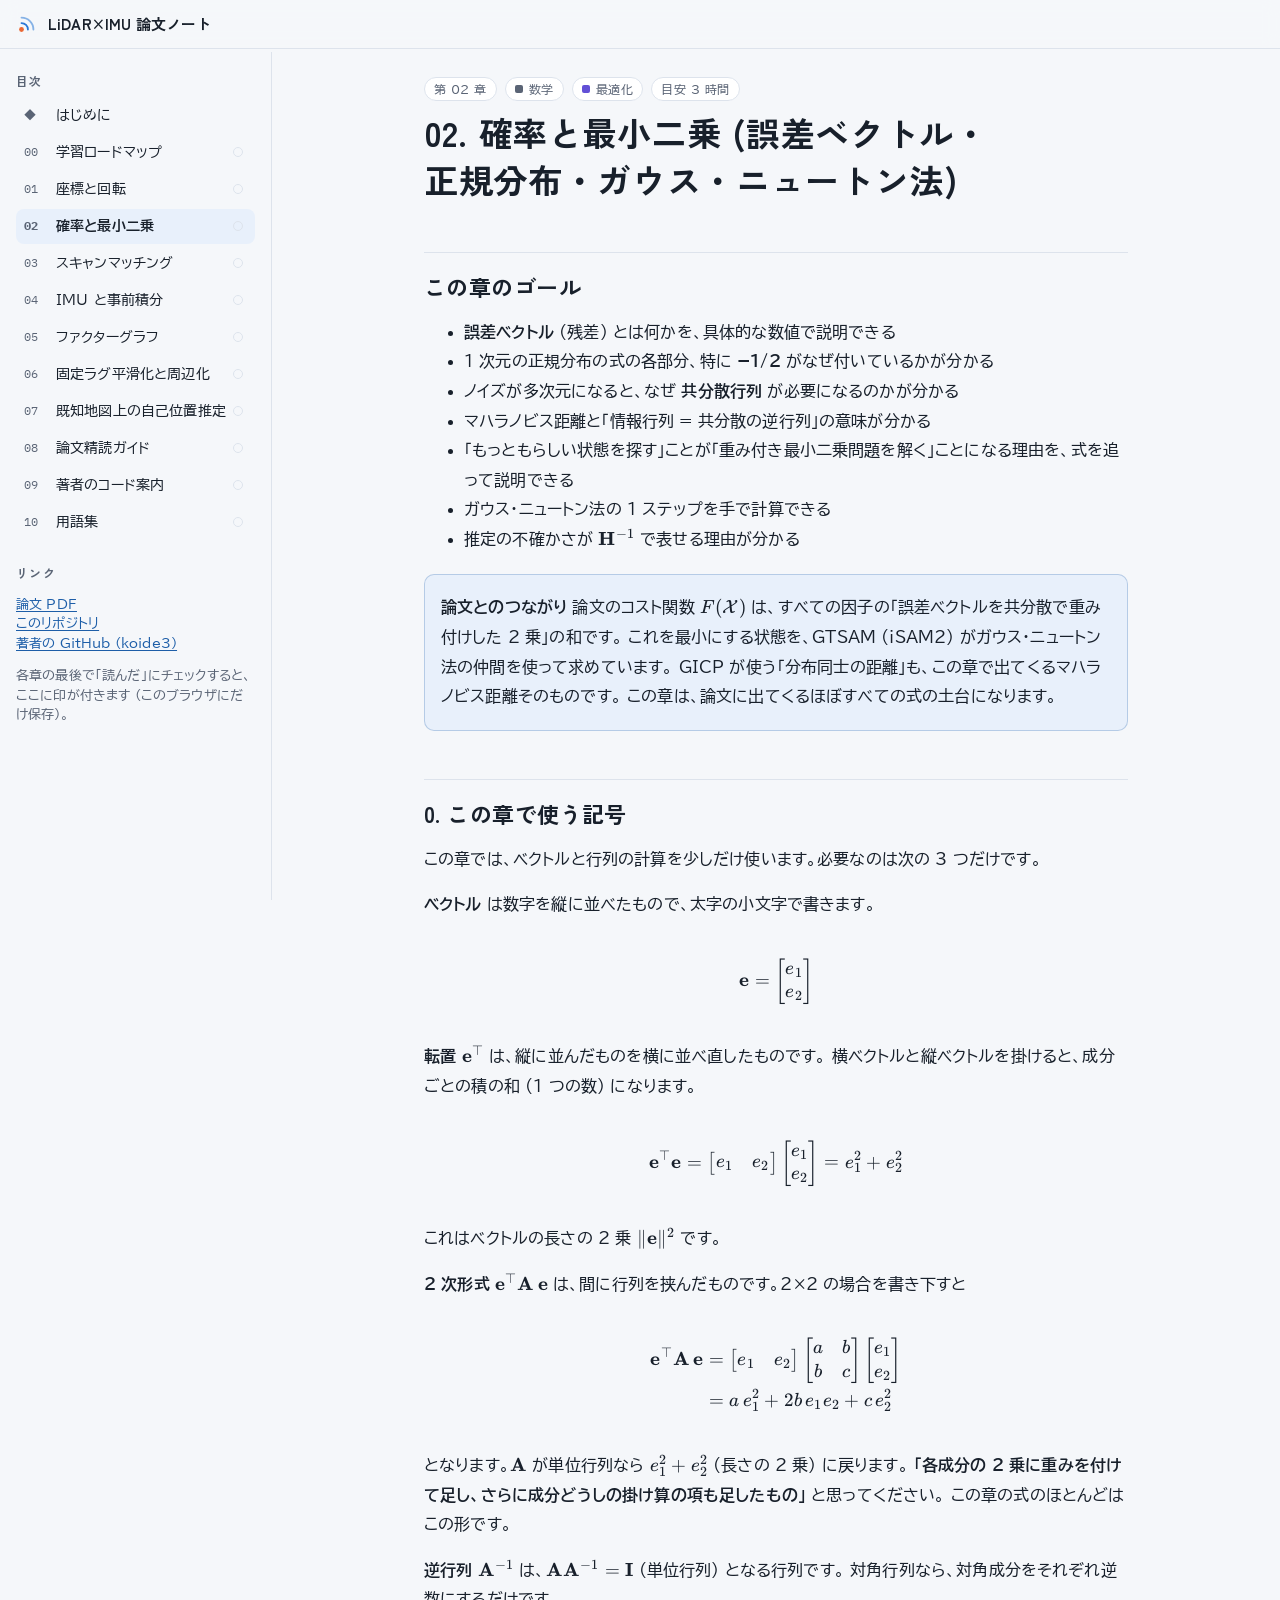
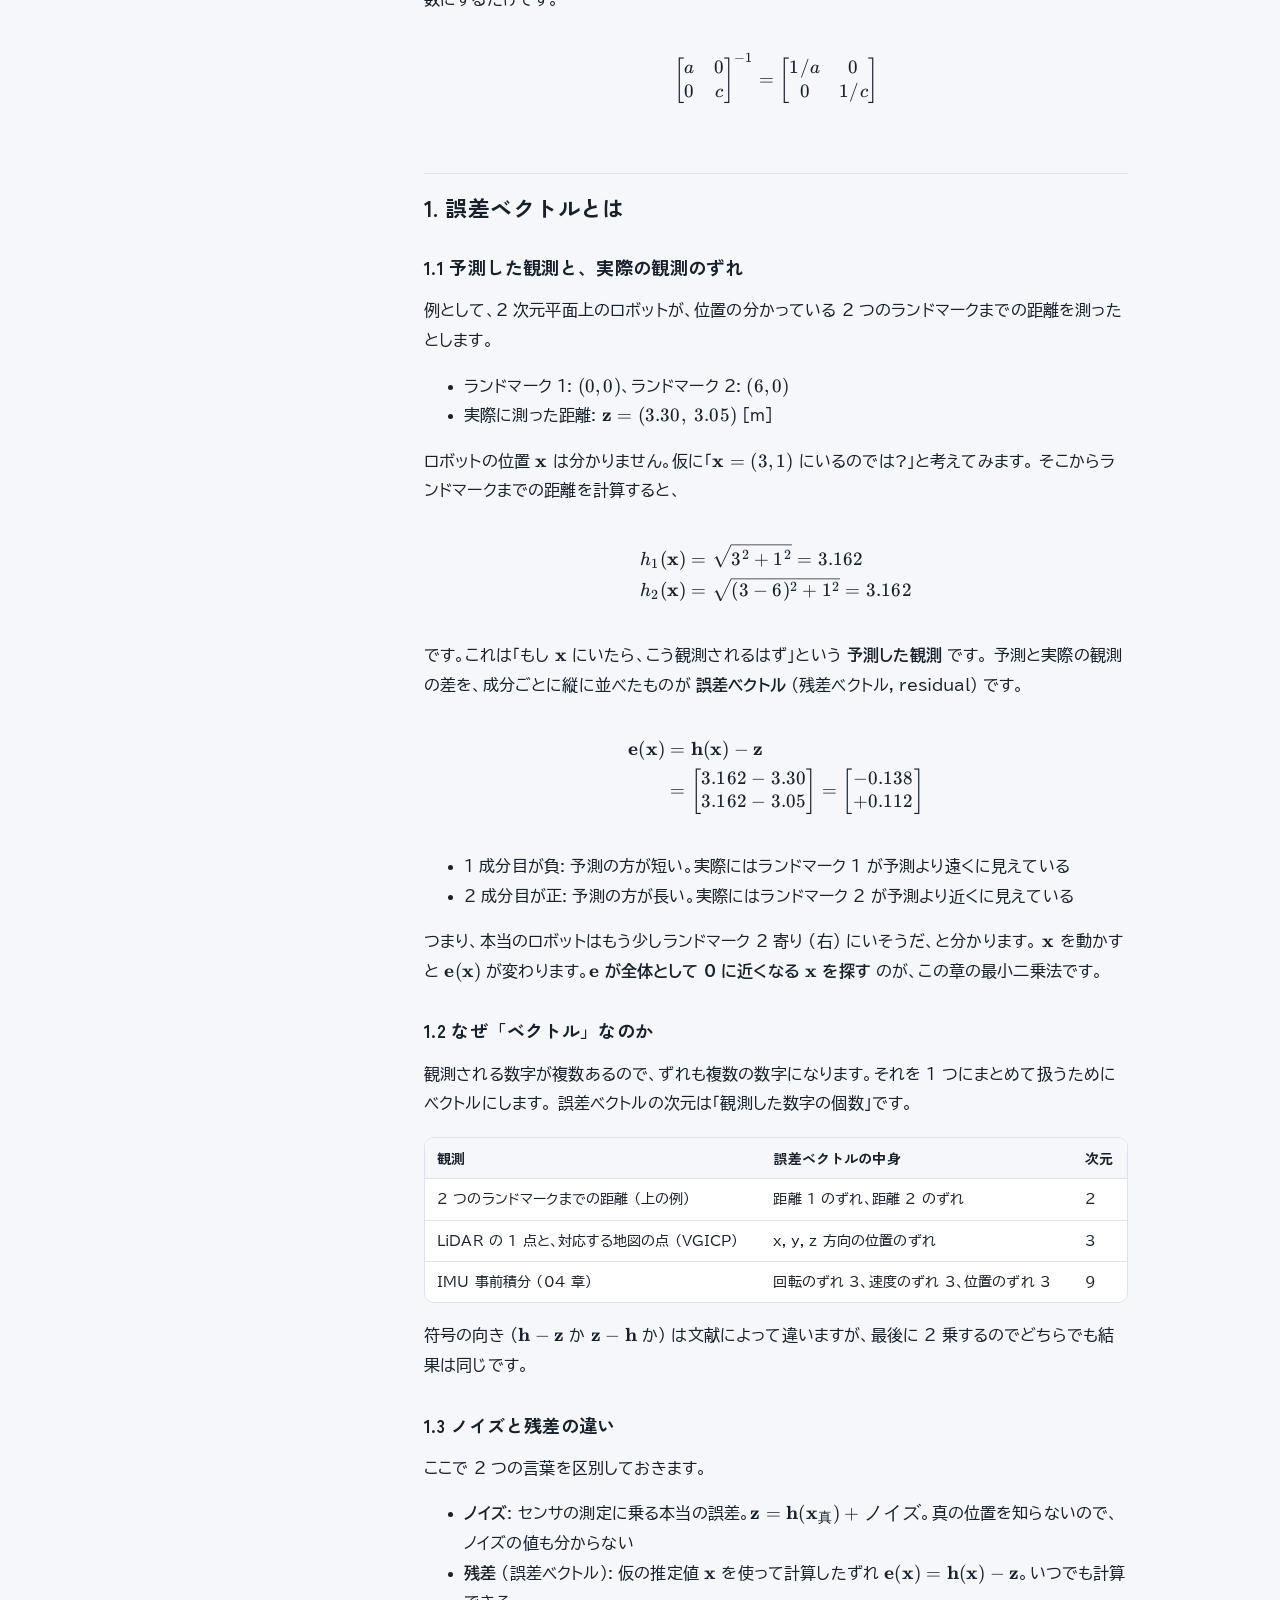
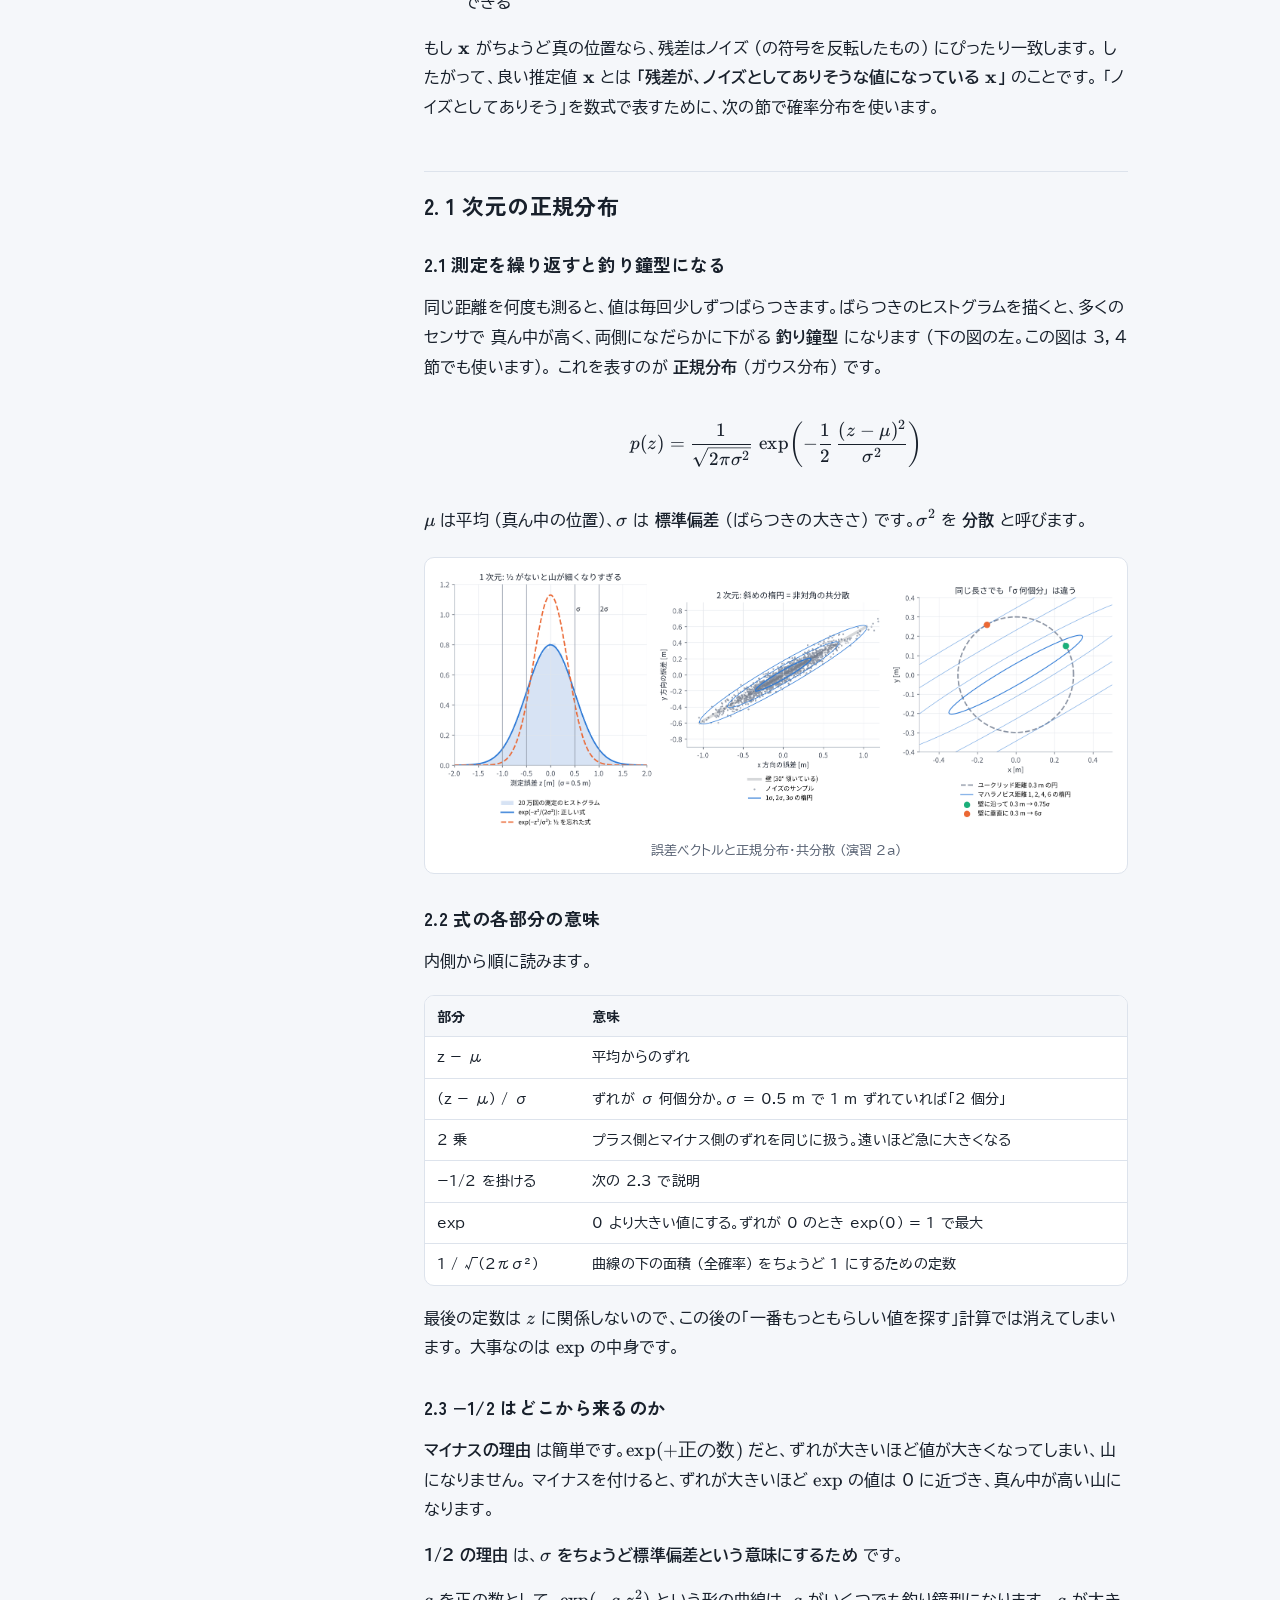
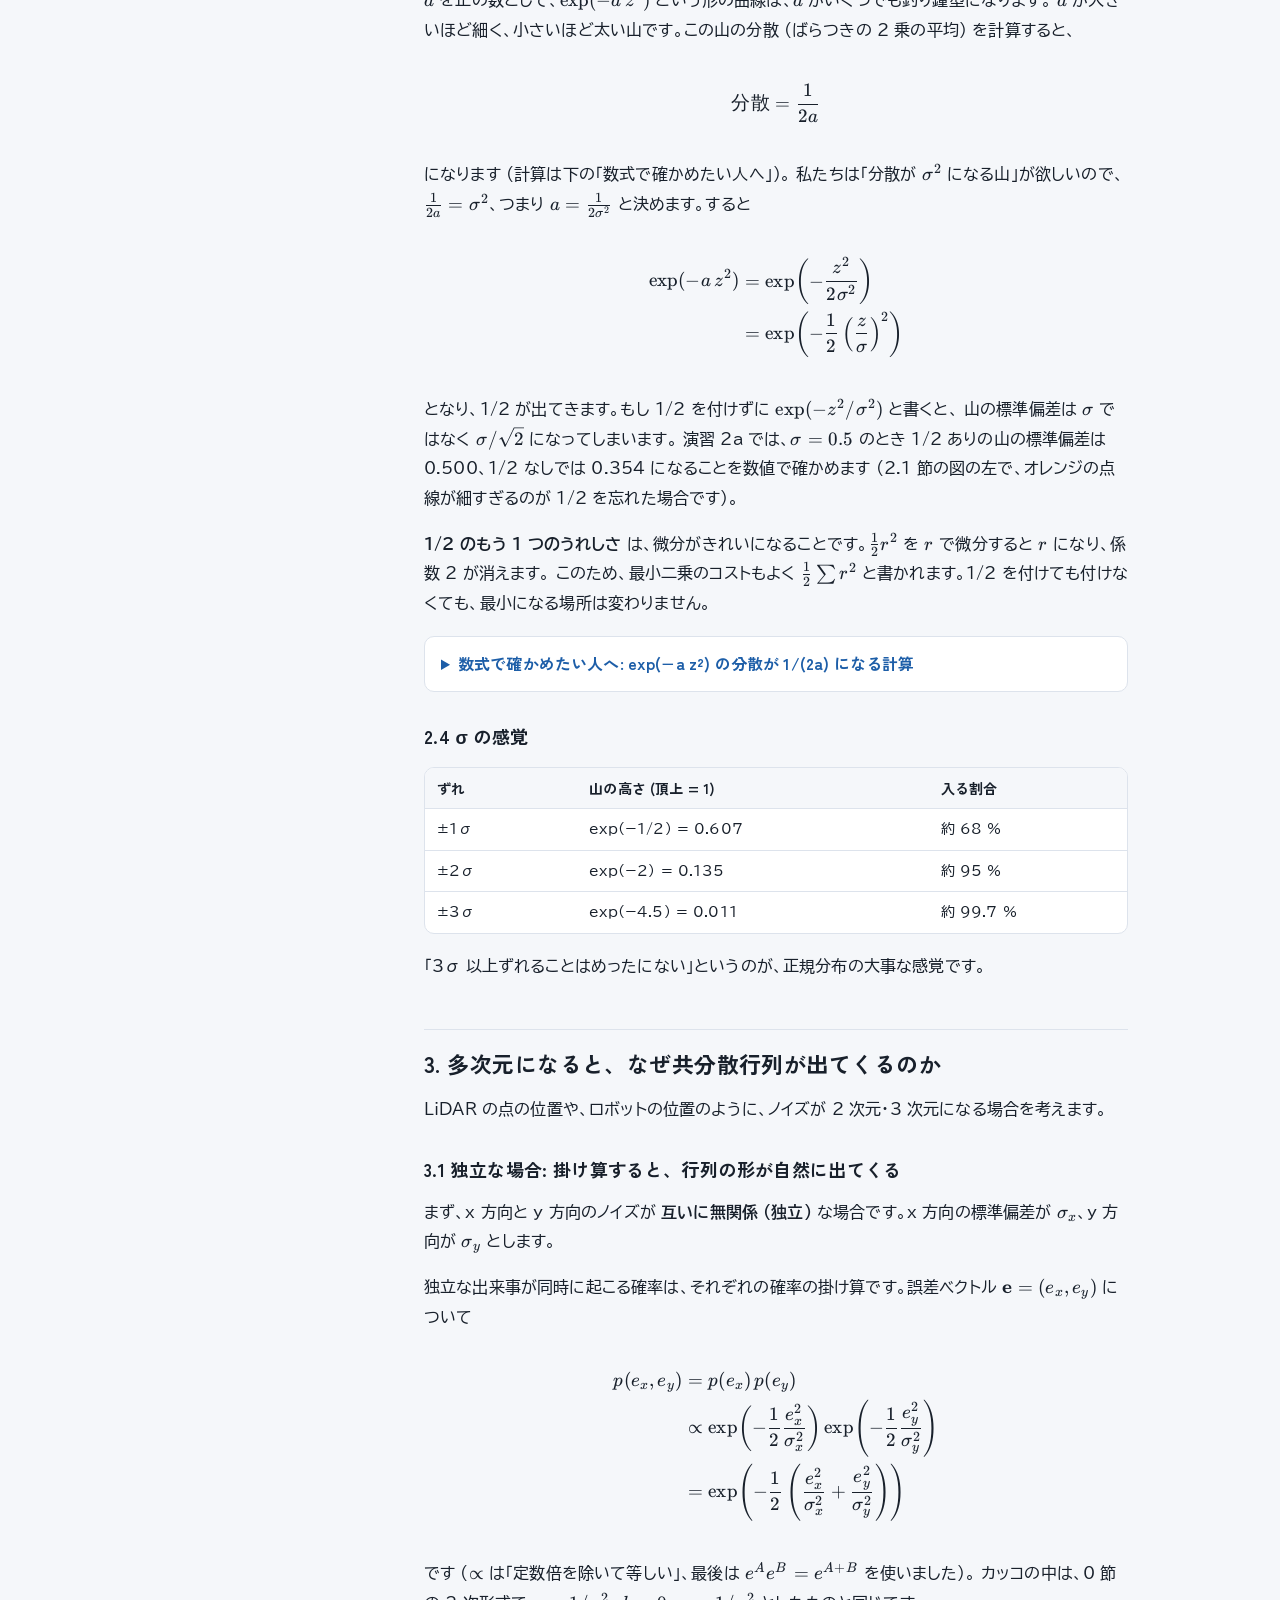
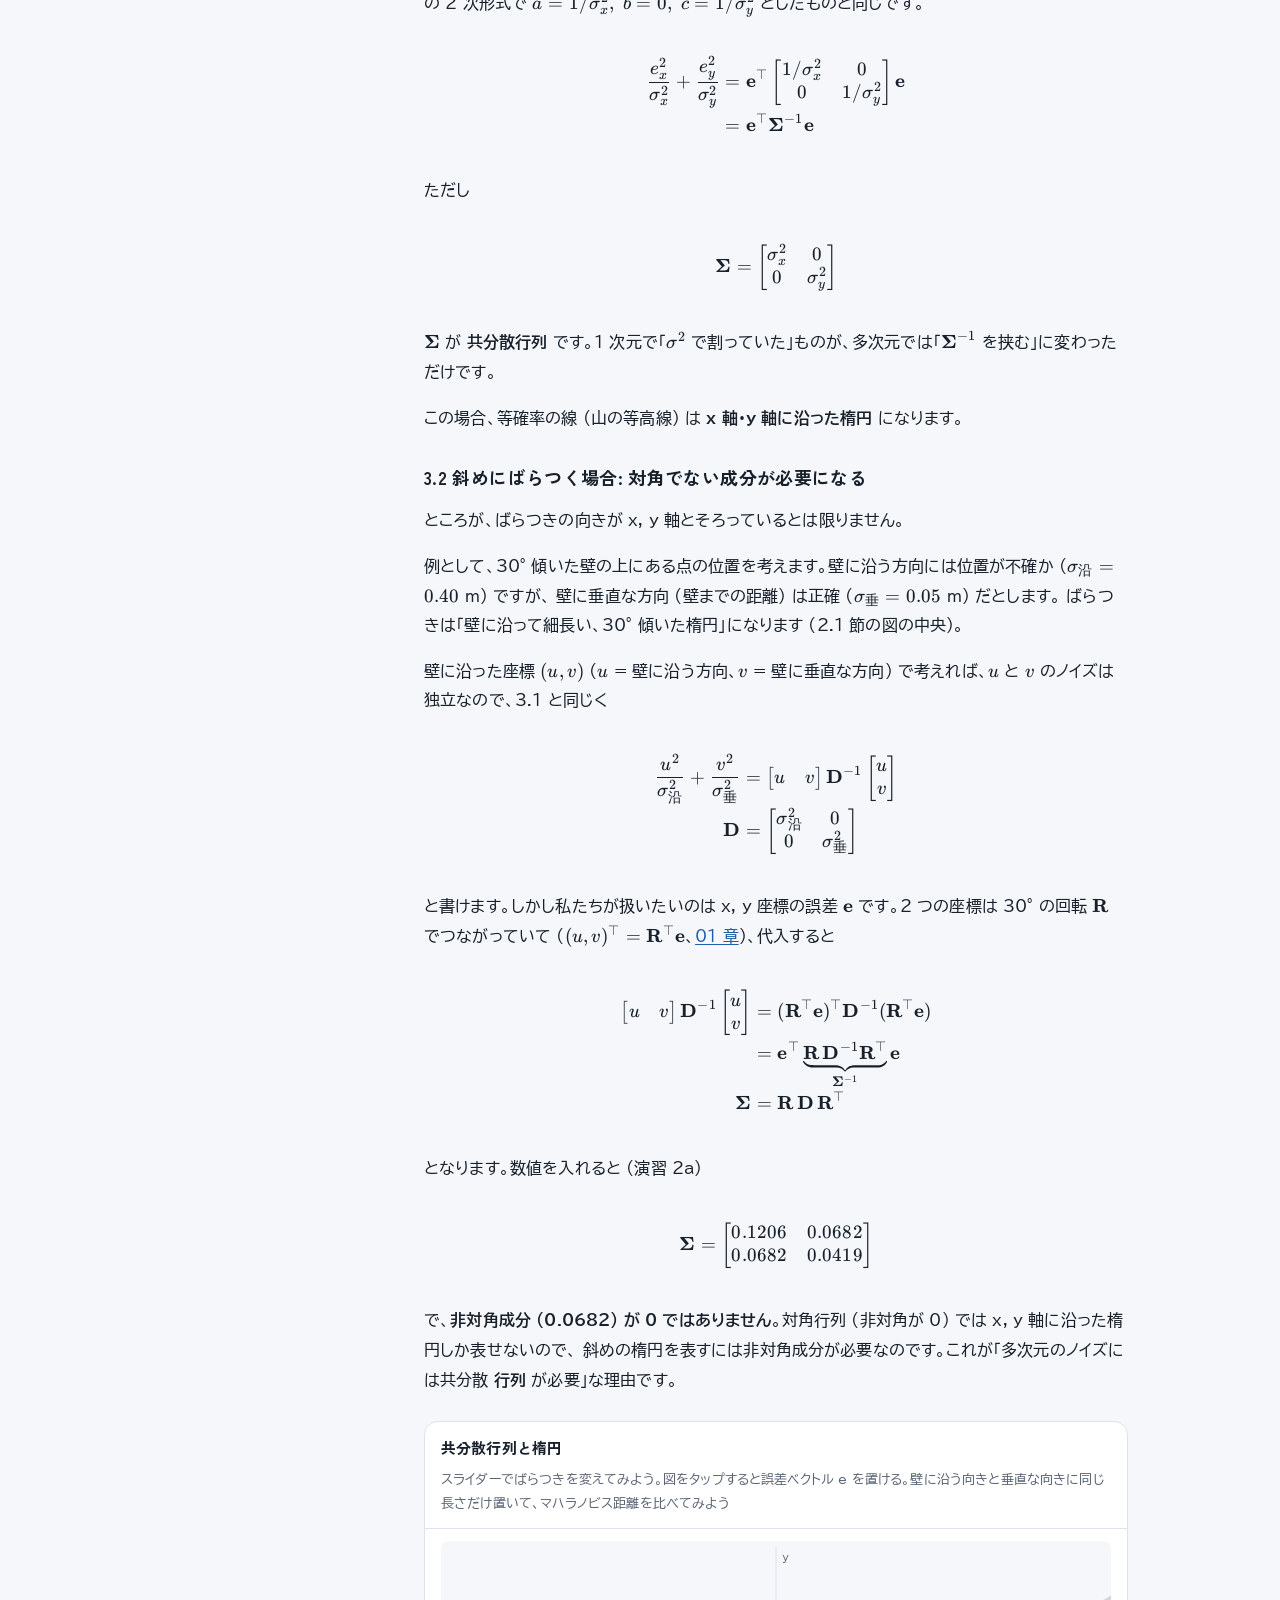
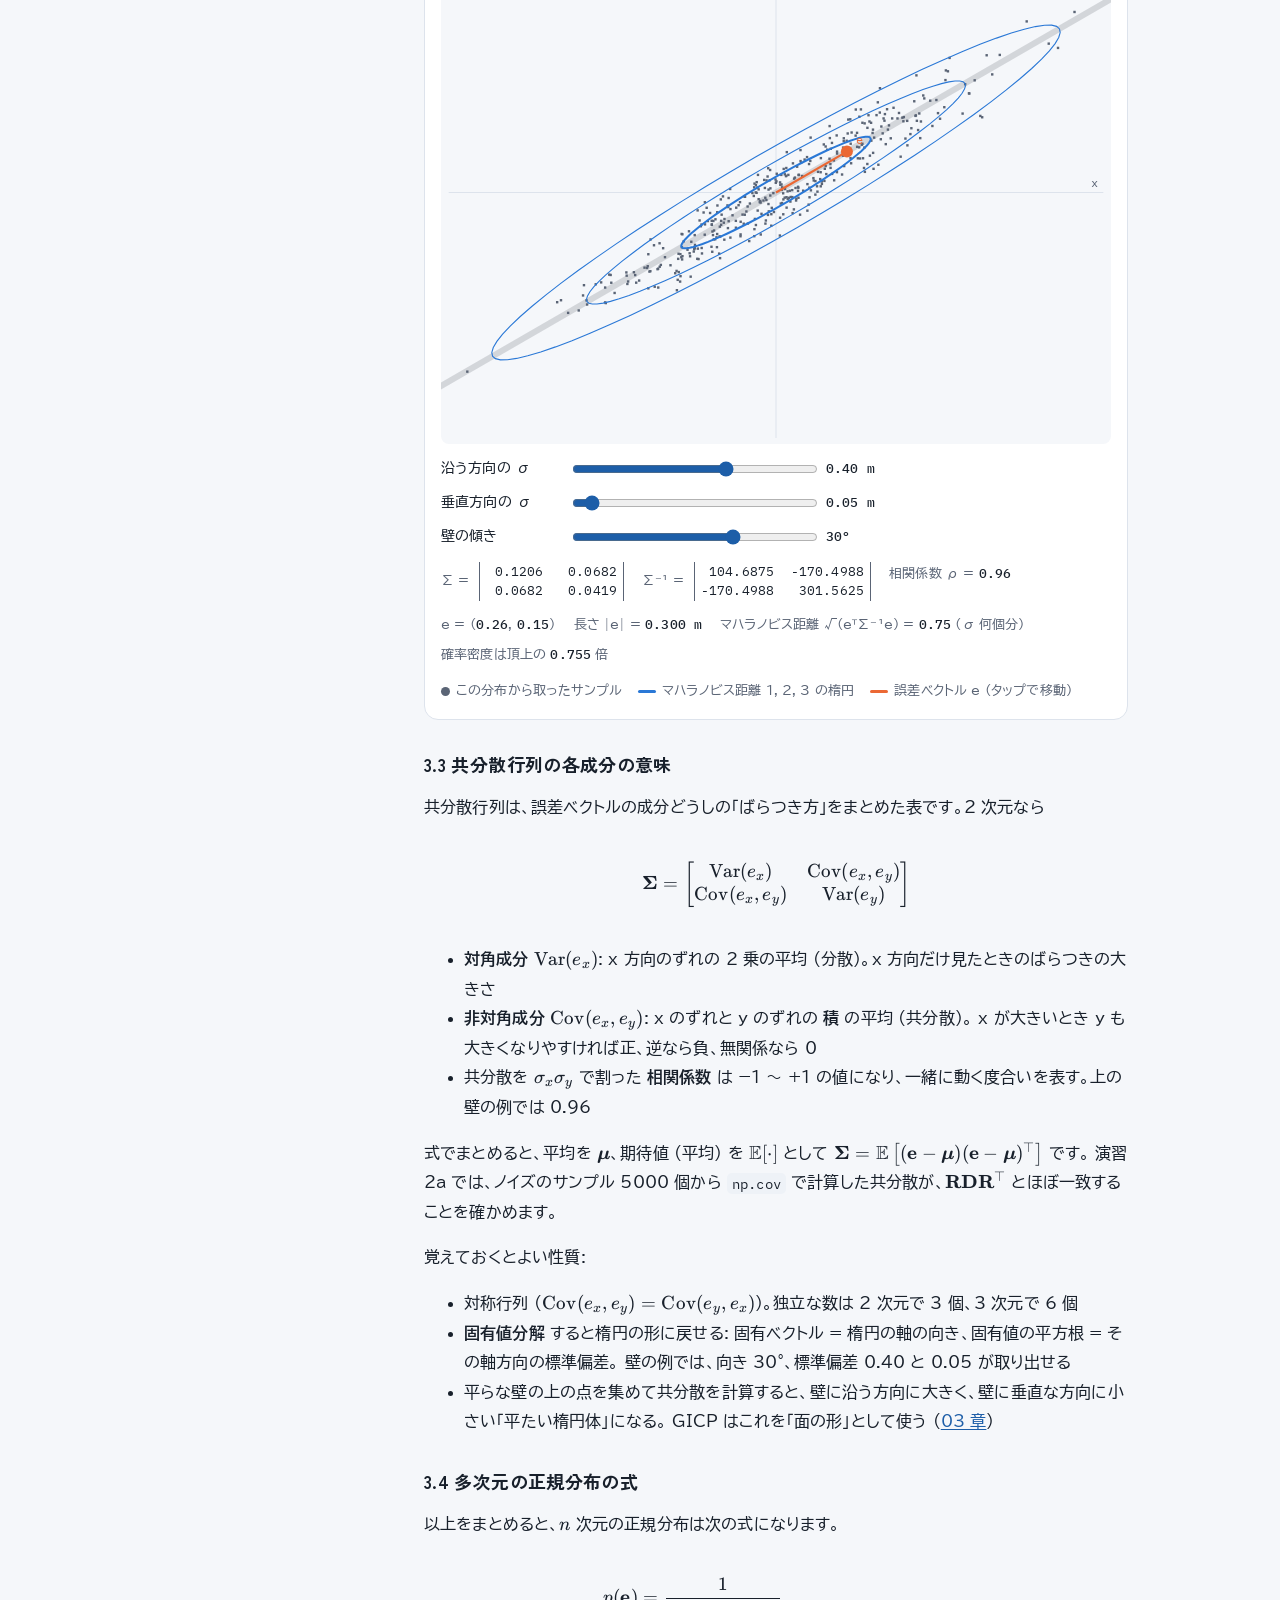
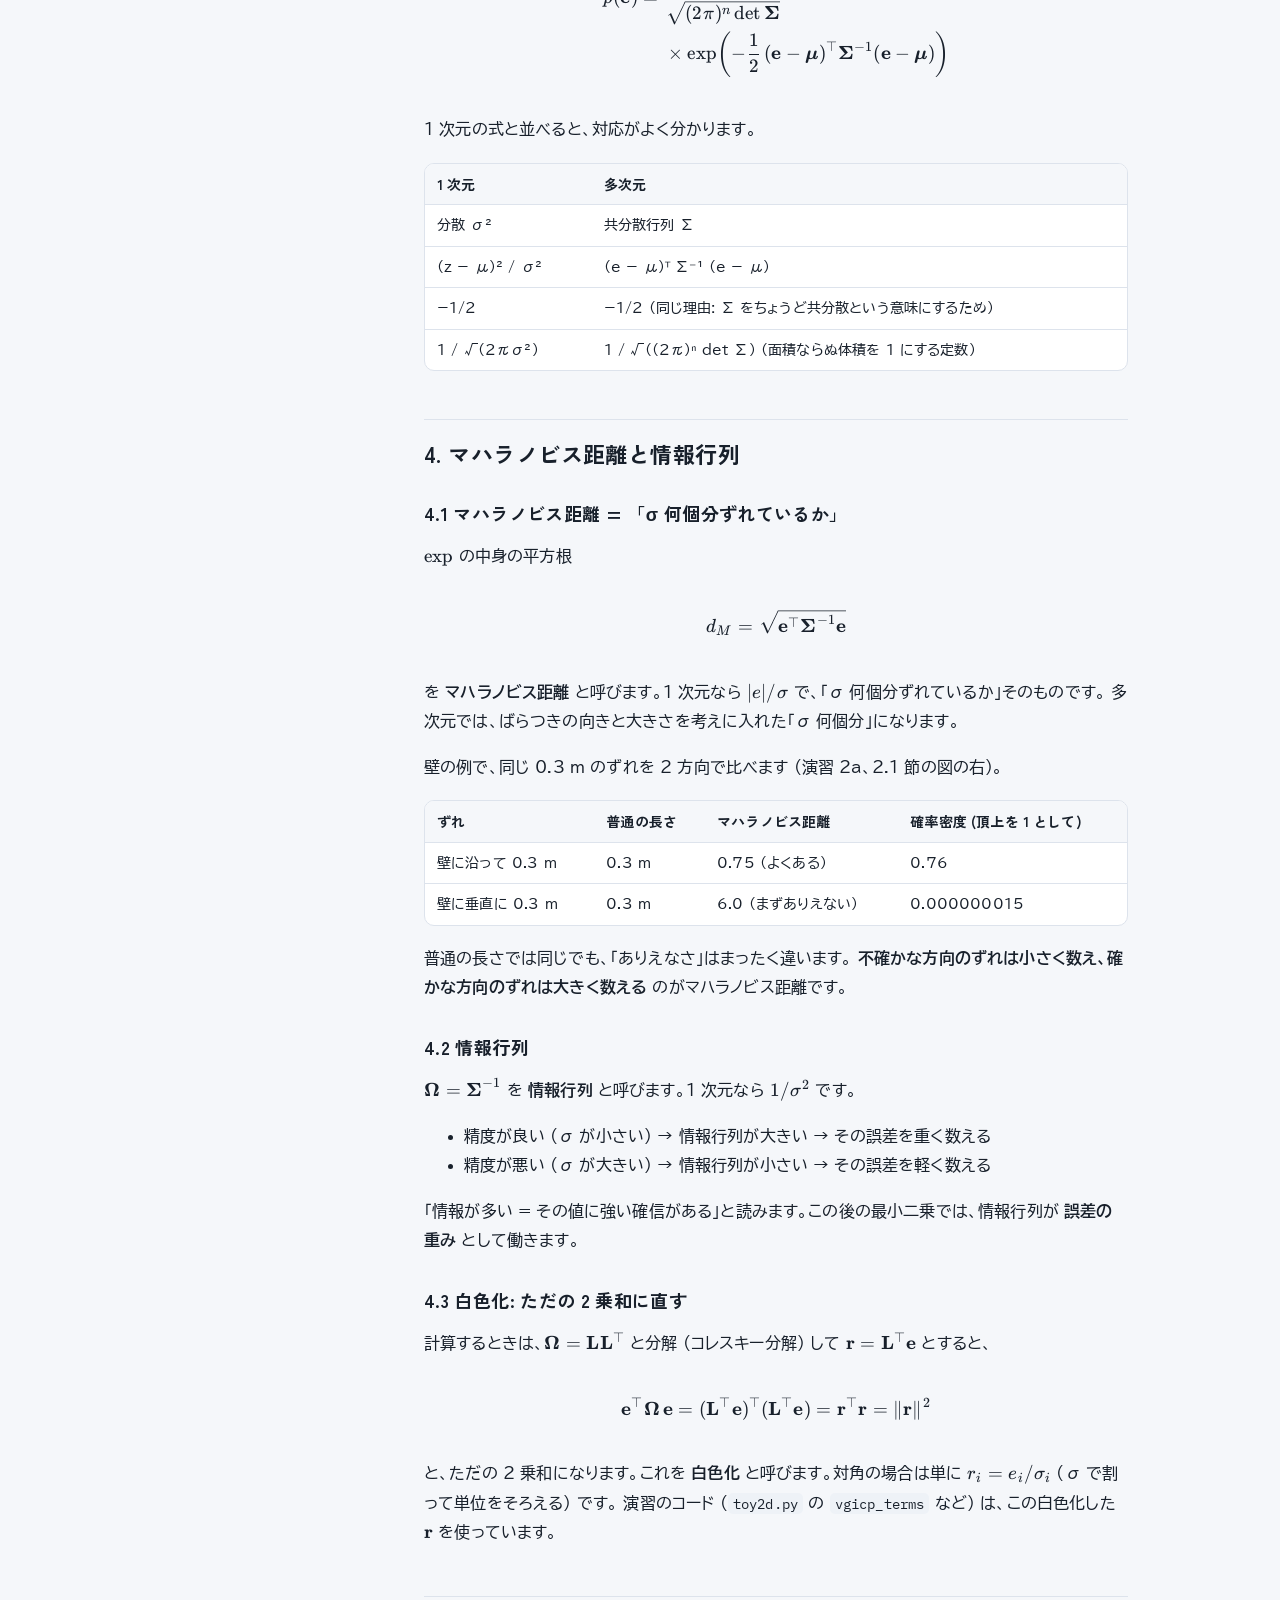
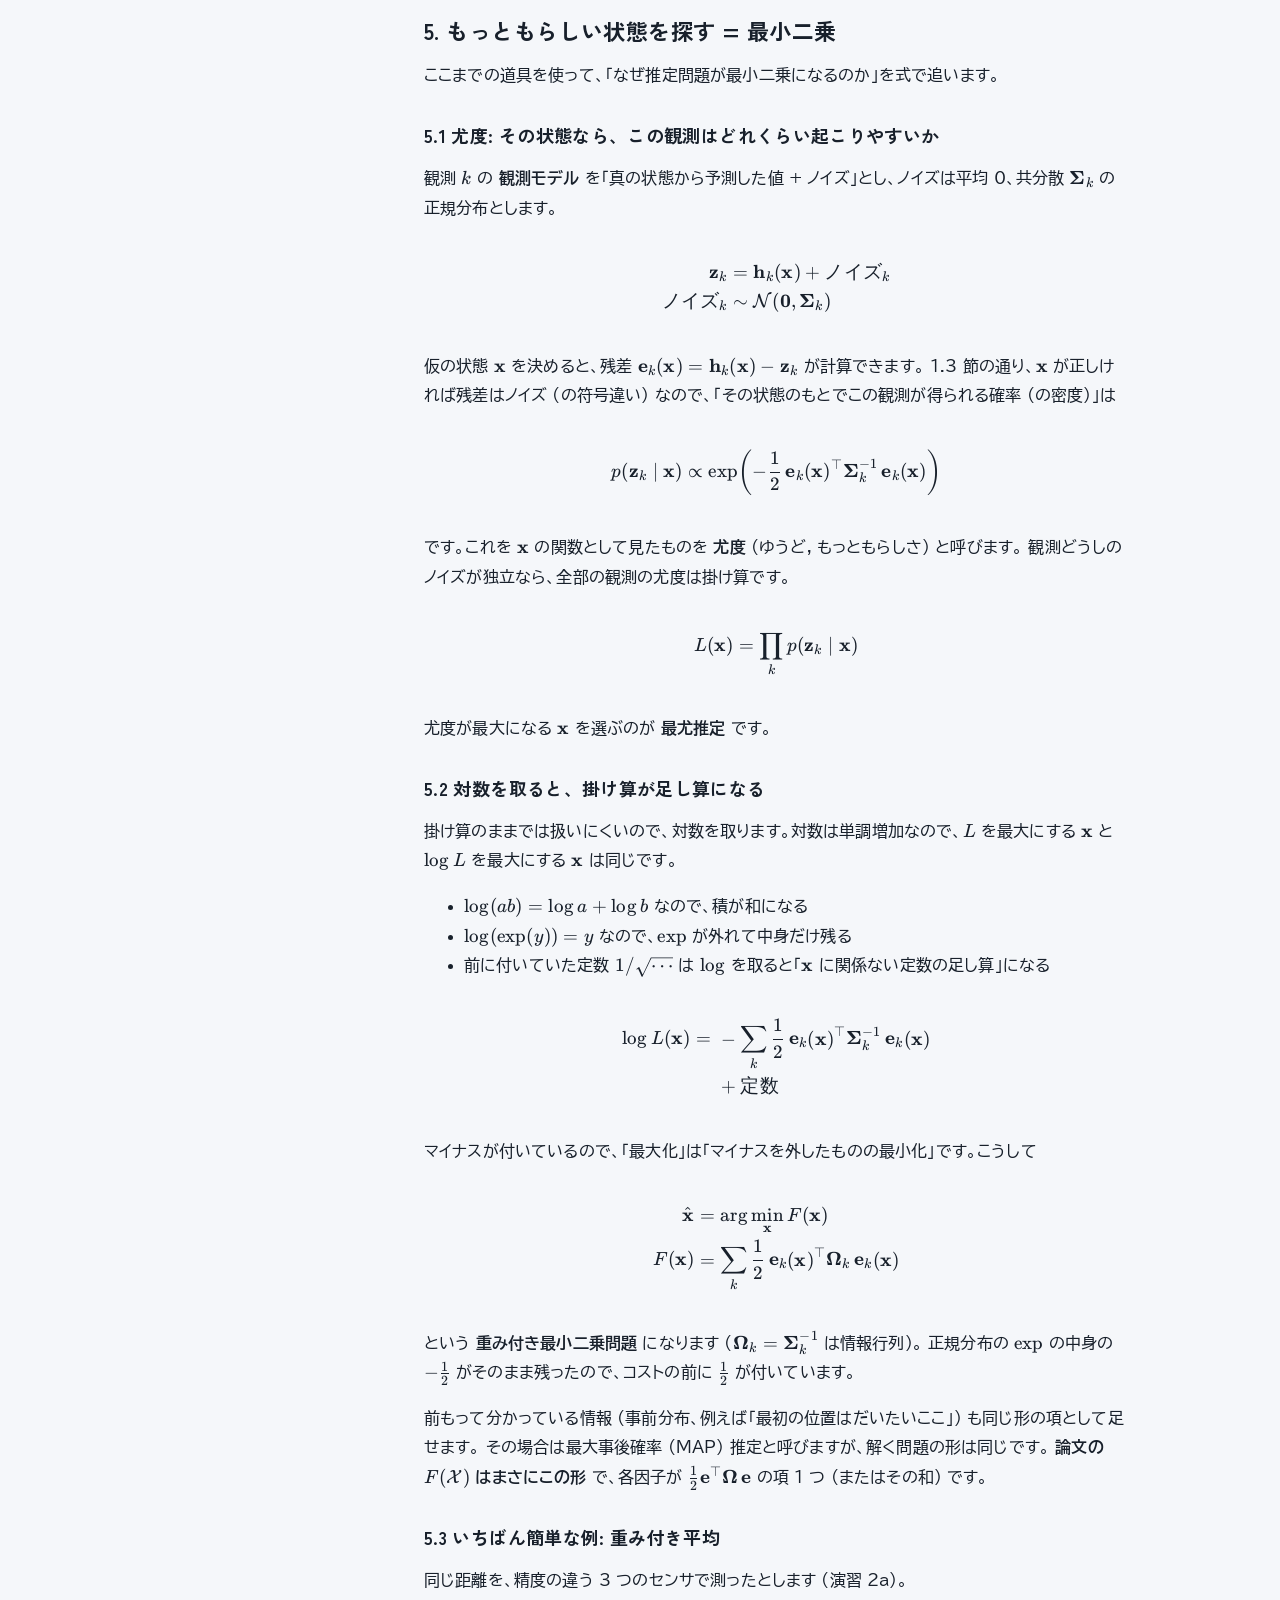
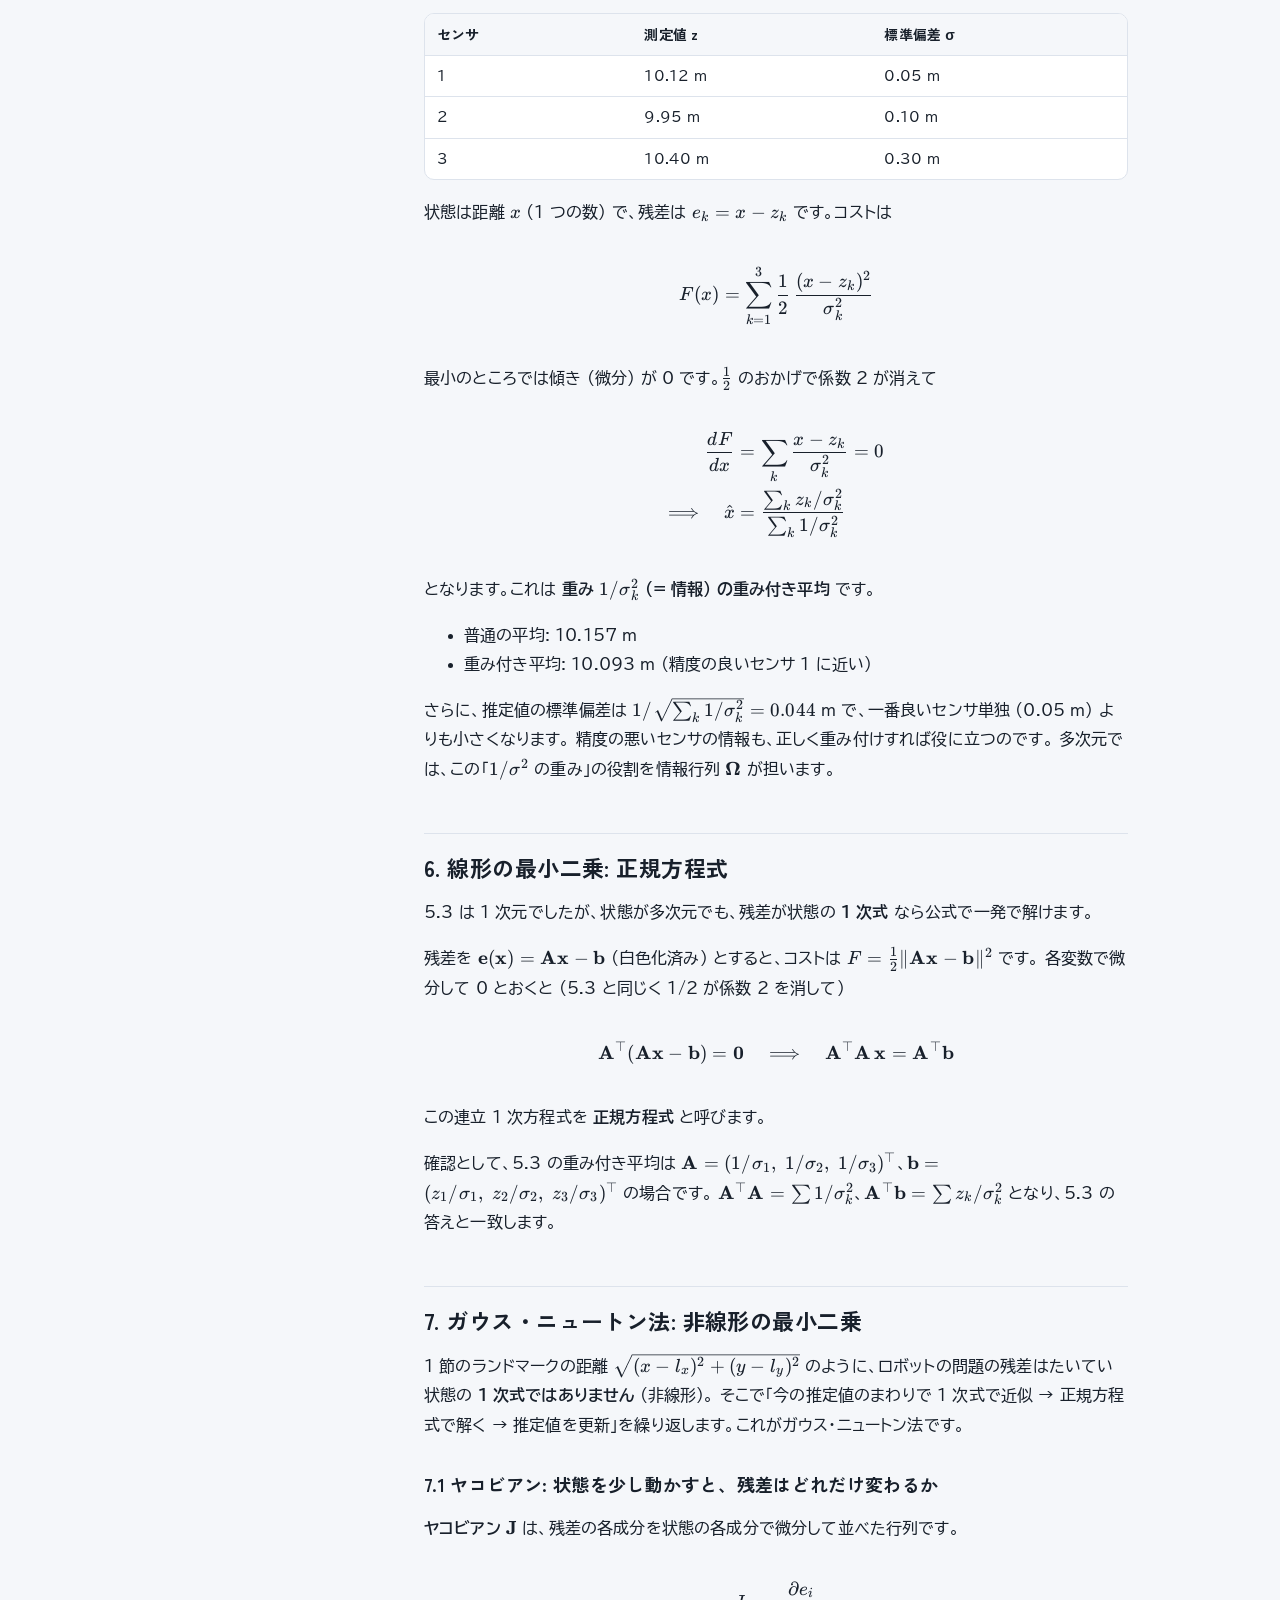
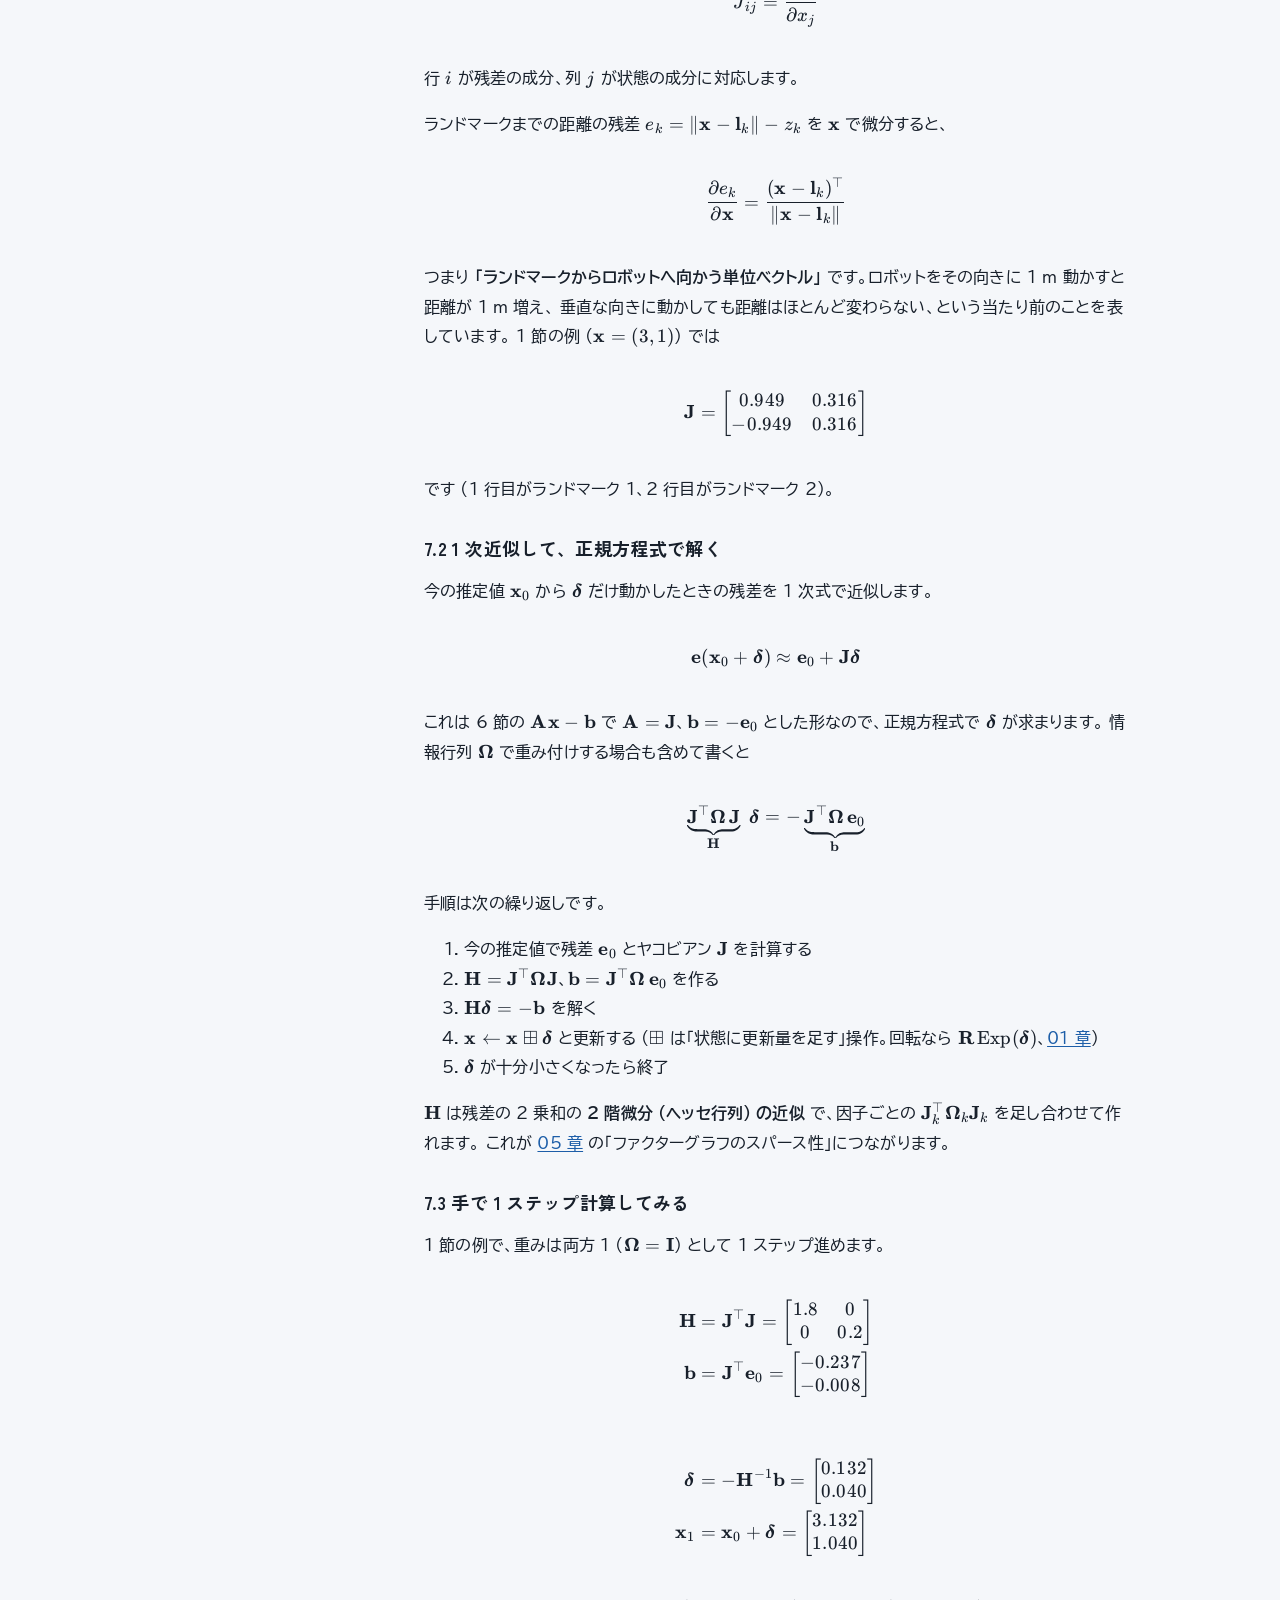
<file: html/02_probability_and_least_squares.html>
<!doctype html>
<html lang="ja">
<head>
<meta charset="utf-8">
<meta name="viewport" content="width=device-width, initial-scale=1, viewport-fit=cover">
<title>確率と最小二乗 | LiDAR×IMU 論文ノート</title>
<link rel="preconnect" href="https://fonts.googleapis.com">
<link rel="preconnect" href="https://fonts.gstatic.com" crossorigin>
<link rel="stylesheet" href="https://fonts.googleapis.com/css2?family=BIZ+UDPGothic:wght@400;700&family=IBM+Plex+Mono:wght@400;500&family=Zen+Kaku+Gothic+New:wght@500;700&display=swap">
<link rel="stylesheet" href="assets/style.css">
<link rel="stylesheet" href="assets/katex/katex.css">
<script defer src="assets/katex/katex.min.js"></script>
<script defer src="assets/katex/auto-render.min.js"></script>
</head>
<body>
<header class="topbar">
  <a class="brand" href="index.html"><svg class="brand-mark" viewBox="0 0 24 24" aria-hidden="true"><circle cx="6" cy="18" r="2.6" fill="var(--imu)"/><path d="M6 11a7 7 0 0 1 7 7" fill="none" stroke="var(--lidar)" stroke-width="2" stroke-linecap="round"/><path d="M6 5a13 13 0 0 1 13 13" fill="none" stroke="var(--lidar)" stroke-width="2" stroke-linecap="round" opacity=".55"/></svg><span>LiDAR×IMU 論文ノート</span></a>
  <button class="menu-btn" type="button" aria-expanded="false" aria-label="目次を開く">目次</button>
</header>
<div class="layout">
<nav class="rail" aria-label="章の一覧"><h2>目次</h2><ul class="toc"><li><a href="index.html"><span class="num">◆</span><span>はじめに</span><span></span></a></li><li><a href="00_roadmap.html"><span class="num">00</span><span>学習ロードマップ</span><span class="done" data-done-slug="00_roadmap" title="読了"></span></a></li><li><a href="01_coordinates_and_rotation.html"><span class="num">01</span><span>座標と回転</span><span class="done" data-done-slug="01_coordinates_and_rotation" title="読了"></span></a></li><li><a href="02_probability_and_least_squares.html" aria-current="page"><span class="num">02</span><span>確率と最小二乗</span><span class="done" data-done-slug="02_probability_and_least_squares" title="読了"></span></a></li><li><a href="03_point_cloud_registration.html"><span class="num">03</span><span>スキャンマッチング</span><span class="done" data-done-slug="03_point_cloud_registration" title="読了"></span></a></li><li><a href="04_imu_and_preintegration.html"><span class="num">04</span><span>IMU と事前積分</span><span class="done" data-done-slug="04_imu_and_preintegration" title="読了"></span></a></li><li><a href="05_factor_graph.html"><span class="num">05</span><span>ファクターグラフ</span><span class="done" data-done-slug="05_factor_graph" title="読了"></span></a></li><li><a href="06_fixed_lag_smoothing.html"><span class="num">06</span><span>固定ラグ平滑化と周辺化</span><span class="done" data-done-slug="06_fixed_lag_smoothing" title="読了"></span></a></li><li><a href="07_map_based_localization.html"><span class="num">07</span><span>既知地図上の自己位置推定</span><span class="done" data-done-slug="07_map_based_localization" title="読了"></span></a></li><li><a href="08_paper_walkthrough.html"><span class="num">08</span><span>論文精読ガイド</span><span class="done" data-done-slug="08_paper_walkthrough" title="読了"></span></a></li><li><a href="09_author_code_guide.html"><span class="num">09</span><span>著者のコード案内</span><span class="done" data-done-slug="09_author_code_guide" title="読了"></span></a></li><li><a href="10_glossary.html"><span class="num">10</span><span>用語集</span><span class="done" data-done-slug="10_glossary" title="読了"></span></a></li></ul><h2>リンク</h2><p class="rail-note"><a href="https://staff.aist.go.jp/k.koide/assets/pdf/robomech2023.pdf" target="_blank" rel="noopener">論文 PDF</a><br><a href="https://github.com/mamoru1126/study_lidar_and_imu" target="_blank" rel="noopener">このリポジトリ</a><br><a href="https://github.com/koide3" target="_blank" rel="noopener">著者の GitHub (koide3)</a></p><p class="rail-note">各章の最後で「読んだ」にチェックすると、ここに印が付きます (このブラウザにだけ保存)。</p></nav>
<main>
<article class="article">
<div class="chapter-meta"><span class="chip time">第 02 章</span><span class="chip math">数学</span><span class="chip opt">最適化</span><span class="chip time">目安 3 時間</span></div>
<h1 id="02-確率と最小二乗-誤差ベクトル正規分布ガウスニュートン法">02. 確率と最小二乗 (誤差ベクトル・正規分布・ガウス・ニュートン法)</h1>
<h2 id="この章のゴール">この章のゴール</h2>
<ul>
<li><strong>誤差ベクトル</strong> (残差) とは何かを、具体的な数値で説明できる</li>
<li>1 次元の正規分布の式の各部分、特に <strong>−1/2</strong> がなぜ付いているかが分かる</li>
<li>ノイズが多次元になると、なぜ <strong>共分散行列</strong> が必要になるのかが分かる</li>
<li>マハラノビス距離と「情報行列 = 共分散の逆行列」の意味が分かる</li>
<li>「もっともらしい状態を探す」ことが「重み付き最小二乗問題を解く」ことになる理由を、式を追って説明できる</li>
<li>ガウス・ニュートン法の 1 ステップを手で計算できる</li>
<li>推定の不確かさが <span class="arithmatex">\(\mathbf{H}^{-1}\)</span> で表せる理由が分かる</li>
</ul>
<blockquote>
<p><strong>論文とのつながり</strong>
論文のコスト関数 <span class="arithmatex">\(F(\mathcal{X})\)</span> は、すべての因子の「誤差ベクトルを共分散で重み付けした 2 乗」の和です。
これを最小にする状態を、GTSAM (iSAM2) がガウス・ニュートン法の仲間を使って求めています。
GICP が使う「分布同士の距離」も、この章で出てくるマハラノビス距離そのものです。
この章は、論文に出てくるほぼすべての式の土台になります。</p>
</blockquote>
<hr />
<h2 id="0-この章で使う記号">0. この章で使う記号</h2>
<p>この章では、ベクトルと行列の計算を少しだけ使います。必要なのは次の 3 つだけです。</p>
<p><strong>ベクトル</strong> は数字を縦に並べたもので、太字の小文字で書きます。</p>
<div class="arithmatex">\[
\mathbf{e} = \begin{bmatrix} e_1 \\ e_2 \end{bmatrix}
\]</div>
<p><strong>転置</strong> <span class="arithmatex">\(\mathbf{e}^\top\)</span> は、縦に並んだものを横に並べ直したものです。
横ベクトルと縦ベクトルを掛けると、成分ごとの積の和 (1 つの数) になります。</p>
<div class="arithmatex">\[
\mathbf{e}^\top \mathbf{e} = \begin{bmatrix} e_1 & e_2 \end{bmatrix} \begin{bmatrix} e_1 \\ e_2 \end{bmatrix} = e_1^2 + e_2^2
\]</div>
<p>これはベクトルの長さの 2 乗 <span class="arithmatex">\(\lVert\mathbf{e}\rVert^2\)</span> です。</p>
<p><strong>2 次形式</strong> <span class="arithmatex">\(\mathbf{e}^\top \mathbf{A}\, \mathbf{e}\)</span> は、間に行列を挟んだものです。2×2 の場合を書き下すと</p>
<div class="arithmatex">\[
\begin{aligned}
\mathbf{e}^\top \mathbf{A}\, \mathbf{e}
&= \begin{bmatrix} e_1 & e_2 \end{bmatrix}
\begin{bmatrix} a & b \\ b & c \end{bmatrix}
\begin{bmatrix} e_1 \\ e_2 \end{bmatrix} \\
&= a\, e_1^2 + 2b\, e_1 e_2 + c\, e_2^2
\end{aligned}
\]</div>
<p>となります。<span class="arithmatex">\(\mathbf{A}\)</span> が単位行列なら <span class="arithmatex">\(e_1^2 + e_2^2\)</span> (長さの 2 乗) に戻ります。
<strong>「各成分の 2 乗に重みを付けて足し、さらに成分どうしの掛け算の項も足したもの」</strong> と思ってください。
この章の式のほとんどはこの形です。</p>
<p><strong>逆行列</strong> <span class="arithmatex">\(\mathbf{A}^{-1}\)</span> は、<span class="arithmatex">\(\mathbf{A}\mathbf{A}^{-1} = \mathbf{I}\)</span> (単位行列) となる行列です。
対角行列なら、対角成分をそれぞれ逆数にするだけです。</p>
<div class="arithmatex">\[
\begin{bmatrix} a & 0 \\ 0 & c \end{bmatrix}^{-1} = \begin{bmatrix} 1/a & 0 \\ 0 & 1/c \end{bmatrix}
\]</div>
<hr />
<h2 id="1-誤差ベクトルとは">1. 誤差ベクトルとは</h2>
<h3 id="11-予測した観測と実際の観測のずれ">1.1 予測した観測と、実際の観測のずれ</h3>
<p>例として、2 次元平面上のロボットが、位置の分かっている 2 つのランドマークまでの距離を測ったとします。</p>
<ul>
<li>ランドマーク 1: <span class="arithmatex">\((0, 0)\)</span>、ランドマーク 2: <span class="arithmatex">\((6, 0)\)</span></li>
<li>実際に測った距離: <span class="arithmatex">\(\mathbf{z} = (3.30,\ 3.05)\)</span> [m]</li>
</ul>
<p>ロボットの位置 <span class="arithmatex">\(\mathbf{x}\)</span> は分かりません。仮に「<span class="arithmatex">\(\mathbf{x} = (3, 1)\)</span> にいるのでは?」と考えてみます。
そこからランドマークまでの距離を計算すると、</p>
<div class="arithmatex">\[
\begin{aligned}
h_1(\mathbf{x}) &= \sqrt{3^2 + 1^2} = 3.162 \\
h_2(\mathbf{x}) &= \sqrt{(3-6)^2 + 1^2} = 3.162
\end{aligned}
\]</div>
<p>です。これは「もし <span class="arithmatex">\(\mathbf{x}\)</span> にいたら、こう観測されるはず」という <strong>予測した観測</strong> です。
予測と実際の観測の差を、成分ごとに縦に並べたものが <strong>誤差ベクトル</strong> (残差ベクトル, residual) です。</p>
<div class="arithmatex">\[
\begin{aligned}
\mathbf{e}(\mathbf{x}) &= \mathbf{h}(\mathbf{x}) - \mathbf{z} \\
&= \begin{bmatrix} 3.162 - 3.30 \\ 3.162 - 3.05 \end{bmatrix}
= \begin{bmatrix} -0.138 \\ +0.112 \end{bmatrix}
\end{aligned}
\]</div>
<ul>
<li>1 成分目が負: 予測の方が短い。実際にはランドマーク 1 が予測より遠くに見えている</li>
<li>2 成分目が正: 予測の方が長い。実際にはランドマーク 2 が予測より近くに見えている</li>
</ul>
<p>つまり、本当のロボットはもう少しランドマーク 2 寄り (右) にいそうだ、と分かります。
<span class="arithmatex">\(\mathbf{x}\)</span> を動かすと <span class="arithmatex">\(\mathbf{e}(\mathbf{x})\)</span> が変わります。<strong><span class="arithmatex">\(\mathbf{e}\)</span> が全体として 0 に近くなる <span class="arithmatex">\(\mathbf{x}\)</span> を探す</strong> のが、この章の最小二乗法です。</p>
<h3 id="12-なぜベクトルなのか">1.2 なぜ「ベクトル」なのか</h3>
<p>観測される数字が複数あるので、ずれも複数の数字になります。それを 1 つにまとめて扱うためにベクトルにします。
誤差ベクトルの次元は「観測した数字の個数」です。</p>
<table>
<thead>
<tr>
<th>観測</th>
<th>誤差ベクトルの中身</th>
<th>次元</th>
</tr>
</thead>
<tbody>
<tr>
<td>2 つのランドマークまでの距離 (上の例)</td>
<td>距離 1 のずれ、距離 2 のずれ</td>
<td>2</td>
</tr>
<tr>
<td>LiDAR の 1 点と、対応する地図の点 (VGICP)</td>
<td>x, y, z 方向の位置のずれ</td>
<td>3</td>
</tr>
<tr>
<td>IMU 事前積分 (04 章)</td>
<td>回転のずれ 3、速度のずれ 3、位置のずれ 3</td>
<td>9</td>
</tr>
</tbody>
</table>
<p>符号の向き (<span class="arithmatex">\(\mathbf{h} - \mathbf{z}\)</span> か <span class="arithmatex">\(\mathbf{z} - \mathbf{h}\)</span> か) は文献によって違いますが、最後に 2 乗するのでどちらでも結果は同じです。</p>
<h3 id="13-ノイズと残差の違い">1.3 ノイズと残差の違い</h3>
<p>ここで 2 つの言葉を区別しておきます。</p>
<ul>
<li><strong>ノイズ</strong>: センサの測定に乗る本当の誤差。<span class="arithmatex">\(\mathbf{z} = \mathbf{h}(\mathbf{x}_{\text{真}}) + \text{ノイズ}\)</span>。真の位置を知らないので、ノイズの値も分からない</li>
<li><strong>残差</strong> (誤差ベクトル): 仮の推定値 <span class="arithmatex">\(\mathbf{x}\)</span> を使って計算したずれ <span class="arithmatex">\(\mathbf{e}(\mathbf{x}) = \mathbf{h}(\mathbf{x}) - \mathbf{z}\)</span>。いつでも計算できる</li>
</ul>
<p>もし <span class="arithmatex">\(\mathbf{x}\)</span> がちょうど真の位置なら、残差はノイズ (の符号を反転したもの) にぴったり一致します。
したがって、良い推定値 <span class="arithmatex">\(\mathbf{x}\)</span> とは <strong>「残差が、ノイズとしてありそうな値になっている <span class="arithmatex">\(\mathbf{x}\)</span>」</strong> のことです。
「ノイズとしてありそう」を数式で表すために、次の節で確率分布を使います。</p>
<hr />
<h2 id="2-1-次元の正規分布">2. 1 次元の正規分布</h2>
<h3 id="21-測定を繰り返すと釣り鐘型になる">2.1 測定を繰り返すと釣り鐘型になる</h3>
<p>同じ距離を何度も測ると、値は毎回少しずつばらつきます。ばらつきのヒストグラムを描くと、多くのセンサで
真ん中が高く、両側になだらかに下がる <strong>釣り鐘型</strong> になります (下の図の左。この図は 3, 4 節でも使います)。
これを表すのが <strong>正規分布</strong> (ガウス分布) です。</p>
<div class="arithmatex">\[
p(z) = \frac{1}{\sqrt{2\pi\sigma^2}}\, \exp\!\left( -\frac{1}{2}\, \frac{(z - \mu)^2}{\sigma^2} \right)
\]</div>
<p><span class="arithmatex">\(\mu\)</span> は平均 (真ん中の位置)、<span class="arithmatex">\(\sigma\)</span> は <strong>標準偏差</strong> (ばらつきの大きさ) です。<span class="arithmatex">\(\sigma^2\)</span> を <strong>分散</strong> と呼びます。</p>
<p><img alt="誤差ベクトルと正規分布・共分散 (演習 2a)" src="figures/ex02a_gaussian.png" /></p>
<h3 id="22-式の各部分の意味">2.2 式の各部分の意味</h3>
<p>内側から順に読みます。</p>
<table>
<thead>
<tr>
<th>部分</th>
<th>意味</th>
</tr>
</thead>
<tbody>
<tr>
<td>z − μ</td>
<td>平均からのずれ</td>
</tr>
<tr>
<td>(z − μ) / σ</td>
<td>ずれが σ 何個分か。σ = 0.5 m で 1 m ずれていれば「2 個分」</td>
</tr>
<tr>
<td>2 乗</td>
<td>プラス側とマイナス側のずれを同じに扱う。遠いほど急に大きくなる</td>
</tr>
<tr>
<td>−1/2 を掛ける</td>
<td>次の 2.3 で説明</td>
</tr>
<tr>
<td>exp</td>
<td>0 より大きい値にする。ずれが 0 のとき exp(0) = 1 で最大</td>
</tr>
<tr>
<td>1 / √(2πσ²)</td>
<td>曲線の下の面積 (全確率) をちょうど 1 にするための定数</td>
</tr>
</tbody>
</table>
<p>最後の定数は <span class="arithmatex">\(z\)</span> に関係しないので、この後の「一番もっともらしい値を探す」計算では消えてしまいます。
大事なのは <span class="arithmatex">\(\exp\)</span> の中身です。</p>
<h3 id="23-12-はどこから来るのか">2.3 −1/2 はどこから来るのか</h3>
<p><strong>マイナスの理由</strong> は簡単です。<span class="arithmatex">\(\exp(+\text{正の数})\)</span> だと、ずれが大きいほど値が大きくなってしまい、山になりません。
マイナスを付けると、ずれが大きいほど <span class="arithmatex">\(\exp\)</span> の値は 0 に近づき、真ん中が高い山になります。</p>
<p><strong>1/2 の理由</strong> は、<strong><span class="arithmatex">\(\sigma\)</span> をちょうど標準偏差という意味にするため</strong> です。</p>
<p><span class="arithmatex">\(a\)</span> を正の数として、<span class="arithmatex">\(\exp(-a\, z^2)\)</span> という形の曲線は、<span class="arithmatex">\(a\)</span> がいくつでも釣り鐘型になります。
<span class="arithmatex">\(a\)</span> が大きいほど細く、小さいほど太い山です。この山の分散 (ばらつきの 2 乗の平均) を計算すると、</p>
<div class="arithmatex">\[
\text{分散} = \frac{1}{2a}
\]</div>
<p>になります (計算は下の「数式で確かめたい人へ」)。
私たちは「分散が <span class="arithmatex">\(\sigma^2\)</span> になる山」が欲しいので、<span class="arithmatex">\(\frac{1}{2a} = \sigma^2\)</span>、つまり <span class="arithmatex">\(a = \frac{1}{2\sigma^2}\)</span> と決めます。すると</p>
<div class="arithmatex">\[
\begin{aligned}
\exp(-a\, z^2) &= \exp\!\left(-\frac{z^2}{2\sigma^2}\right) \\
&= \exp\!\left(-\frac{1}{2}\left(\frac{z}{\sigma}\right)^2\right)
\end{aligned}
\]</div>
<p>となり、1/2 が出てきます。もし 1/2 を付けずに <span class="arithmatex">\(\exp(-z^2/\sigma^2)\)</span> と書くと、
山の標準偏差は <span class="arithmatex">\(\sigma\)</span> ではなく <span class="arithmatex">\(\sigma/\sqrt{2}\)</span> になってしまいます。
演習 2a では、<span class="arithmatex">\(\sigma = 0.5\)</span> のとき 1/2 ありの山の標準偏差は 0.500、1/2 なしでは 0.354 になることを数値で確かめます
(2.1 節の図の左で、オレンジの点線が細すぎるのが 1/2 を忘れた場合です)。</p>
<p><strong>1/2 のもう 1 つのうれしさ</strong> は、微分がきれいになることです。<span class="arithmatex">\(\frac{1}{2}r^2\)</span> を <span class="arithmatex">\(r\)</span> で微分すると <span class="arithmatex">\(r\)</span> になり、係数 2 が消えます。
このため、最小二乗のコストもよく <span class="arithmatex">\(\frac{1}{2}\sum r^2\)</span> と書かれます。1/2 を付けても付けなくても、最小になる場所は変わりません。</p>
<details>
<summary>数式で確かめたい人へ: exp(−a z²) の分散が 1/(2a) になる計算</summary>
<p>次の 2 つの積分公式を使います (<span class="arithmatex">\(a &gt; 0\)</span>)。</p>
<div class="arithmatex">\[
\begin{aligned}
\int_{-\infty}^{\infty} e^{-a z^2}\, dz &= \sqrt{\frac{\pi}{a}} \\
\int_{-\infty}^{\infty} z^2\, e^{-a z^2}\, dz &= \frac{\sqrt{\pi}}{2\, a^{3/2}}
\end{aligned}
\]</div>
<p>分散は「<span class="arithmatex">\(z^2\)</span> の重み付き平均」なので、2 つ目を 1 つ目で割ります。</p>
<div class="arithmatex">\[
\text{分散} = \frac{\sqrt{\pi} / (2 a^{3/2})}{\sqrt{\pi / a}} = \frac{1}{2a}
\]</div>
<p>また 1 つ目の式に <span class="arithmatex">\(a = 1/(2\sigma^2)\)</span> を入れると <span class="arithmatex">\(\sqrt{2\pi\sigma^2}\)</span> になります。
これが正規分布の式の前に付いている <span class="arithmatex">\(1/\sqrt{2\pi\sigma^2}\)</span> の正体です (面積を 1 にするために割っている)。</p>
</details>
<h3 id="24-σ-の感覚">2.4 σ の感覚</h3>
<table>
<thead>
<tr>
<th>ずれ</th>
<th>山の高さ (頂上 = 1)</th>
<th>入る割合</th>
</tr>
</thead>
<tbody>
<tr>
<td>±1σ</td>
<td>exp(−1/2) = 0.607</td>
<td>約 68 %</td>
</tr>
<tr>
<td>±2σ</td>
<td>exp(−2) = 0.135</td>
<td>約 95 %</td>
</tr>
<tr>
<td>±3σ</td>
<td>exp(−4.5) = 0.011</td>
<td>約 99.7 %</td>
</tr>
</tbody>
</table>
<p>「3σ 以上ずれることはめったにない」というのが、正規分布の大事な感覚です。</p>
<hr />
<h2 id="3-多次元になるとなぜ共分散行列が出てくるのか">3. 多次元になると、なぜ共分散行列が出てくるのか</h2>
<p>LiDAR の点の位置や、ロボットの位置のように、ノイズが 2 次元・3 次元になる場合を考えます。</p>
<h3 id="31-独立な場合-掛け算すると行列の形が自然に出てくる">3.1 独立な場合: 掛け算すると、行列の形が自然に出てくる</h3>
<p>まず、x 方向と y 方向のノイズが <strong>互いに無関係 (独立)</strong> な場合です。x 方向の標準偏差が <span class="arithmatex">\(\sigma_x\)</span>、y 方向が <span class="arithmatex">\(\sigma_y\)</span> とします。</p>
<p>独立な出来事が同時に起こる確率は、それぞれの確率の掛け算です。誤差ベクトル <span class="arithmatex">\(\mathbf{e} = (e_x, e_y)\)</span> について</p>
<div class="arithmatex">\[
\begin{aligned}
p(e_x, e_y) &= p(e_x)\, p(e_y) \\
&\propto \exp\!\left(-\frac{1}{2}\frac{e_x^2}{\sigma_x^2}\right) \exp\!\left(-\frac{1}{2}\frac{e_y^2}{\sigma_y^2}\right) \\
&= \exp\!\left(-\frac{1}{2}\left(\frac{e_x^2}{\sigma_x^2} + \frac{e_y^2}{\sigma_y^2}\right)\right)
\end{aligned}
\]</div>
<p>です (<span class="arithmatex">\(\propto\)</span> は「定数倍を除いて等しい」、最後は <span class="arithmatex">\(e^A e^B = e^{A+B}\)</span> を使いました)。
カッコの中は、0 節の 2 次形式で <span class="arithmatex">\(a = 1/\sigma_x^2,\ b = 0,\ c = 1/\sigma_y^2\)</span> としたものと同じです。</p>
<div class="arithmatex">\[
\begin{aligned}
\frac{e_x^2}{\sigma_x^2} + \frac{e_y^2}{\sigma_y^2}
&= \mathbf{e}^\top \begin{bmatrix} 1/\sigma_x^2 & 0 \\ 0 & 1/\sigma_y^2 \end{bmatrix} \mathbf{e} \\
&= \mathbf{e}^\top \boldsymbol{\Sigma}^{-1} \mathbf{e}
\end{aligned}
\]</div>
<p>ただし</p>
<div class="arithmatex">\[
\boldsymbol{\Sigma} = \begin{bmatrix} \sigma_x^2 & 0 \\ 0 & \sigma_y^2 \end{bmatrix}
\]</div>
<p><span class="arithmatex">\(\boldsymbol{\Sigma}\)</span> が <strong>共分散行列</strong> です。1 次元で「<span class="arithmatex">\(\sigma^2\)</span> で割っていた」ものが、多次元では「<span class="arithmatex">\(\boldsymbol{\Sigma}^{-1}\)</span> を挟む」に変わっただけです。</p>
<p>この場合、等確率の線 (山の等高線) は <strong>x 軸・y 軸に沿った楕円</strong> になります。</p>
<h3 id="32-斜めにばらつく場合-対角でない成分が必要になる">3.2 斜めにばらつく場合: 対角でない成分が必要になる</h3>
<p>ところが、ばらつきの向きが x, y 軸とそろっているとは限りません。</p>
<p>例として、30° 傾いた壁の上にある点の位置を考えます。壁に沿う方向には位置が不確か (<span class="arithmatex">\(\sigma_{\text{沿}} = 0.40\)</span> m) ですが、
壁に垂直な方向 (壁までの距離) は正確 (<span class="arithmatex">\(\sigma_{\text{垂}} = 0.05\)</span> m) だとします。
ばらつきは「壁に沿って細長い、30° 傾いた楕円」になります (2.1 節の図の中央)。</p>
<p>壁に沿った座標 <span class="arithmatex">\((u, v)\)</span> (<span class="arithmatex">\(u\)</span> = 壁に沿う方向、<span class="arithmatex">\(v\)</span> = 壁に垂直な方向) で考えれば、<span class="arithmatex">\(u\)</span> と <span class="arithmatex">\(v\)</span> のノイズは独立なので、3.1 と同じく</p>
<div class="arithmatex">\[
\begin{aligned}
\frac{u^2}{\sigma_{\text{沿}}^2} + \frac{v^2}{\sigma_{\text{垂}}^2}
&= \begin{bmatrix} u & v \end{bmatrix} \mathbf{D}^{-1} \begin{bmatrix} u \\ v \end{bmatrix} \\
\mathbf{D} &= \begin{bmatrix} \sigma_{\text{沿}}^2 & 0 \\ 0 & \sigma_{\text{垂}}^2 \end{bmatrix}
\end{aligned}
\]</div>
<p>と書けます。しかし私たちが扱いたいのは x, y 座標の誤差 <span class="arithmatex">\(\mathbf{e}\)</span> です。2 つの座標は 30° の回転 <span class="arithmatex">\(\mathbf{R}\)</span> でつながっていて
(<span class="arithmatex">\((u, v)^\top = \mathbf{R}^\top \mathbf{e}\)</span>、<a href="01_coordinates_and_rotation.html">01 章</a>)、代入すると</p>
<div class="arithmatex">\[
\begin{aligned}
\begin{bmatrix} u & v \end{bmatrix} \mathbf{D}^{-1} \begin{bmatrix} u \\ v \end{bmatrix}
&= (\mathbf{R}^\top\mathbf{e})^\top \mathbf{D}^{-1} (\mathbf{R}^\top\mathbf{e}) \\
&= \mathbf{e}^\top \underbrace{\mathbf{R}\,\mathbf{D}^{-1}\mathbf{R}^\top}_{\boldsymbol{\Sigma}^{-1}} \mathbf{e} \\
\boldsymbol{\Sigma} &= \mathbf{R}\,\mathbf{D}\,\mathbf{R}^\top
\end{aligned}
\]</div>
<p>となります。数値を入れると (演習 2a)</p>
<div class="arithmatex">\[
\boldsymbol{\Sigma} = \begin{bmatrix} 0.1206 & 0.0682 \\ 0.0682 & 0.0419 \end{bmatrix}
\]</div>
<p>で、<strong>非対角成分 (0.0682) が 0 ではありません</strong>。対角行列 (非対角が 0) では x, y 軸に沿った楕円しか表せないので、
斜めの楕円を表すには非対角成分が必要なのです。これが「多次元のノイズには共分散 <strong>行列</strong> が必要」な理由です。</p>
<div data-demo="cov"></div>

<h3 id="33-共分散行列の各成分の意味">3.3 共分散行列の各成分の意味</h3>
<p>共分散行列は、誤差ベクトルの成分どうしの「ばらつき方」をまとめた表です。2 次元なら</p>
<div class="arithmatex">\[
\boldsymbol{\Sigma} = \begin{bmatrix} \mathrm{Var}(e_x) & \mathrm{Cov}(e_x, e_y) \\ \mathrm{Cov}(e_x, e_y) & \mathrm{Var}(e_y) \end{bmatrix}
\]</div>
<ul>
<li><strong>対角成分</strong> <span class="arithmatex">\(\mathrm{Var}(e_x)\)</span>: x 方向のずれの 2 乗の平均 (分散)。x 方向だけ見たときのばらつきの大きさ</li>
<li><strong>非対角成分</strong> <span class="arithmatex">\(\mathrm{Cov}(e_x, e_y)\)</span>: x のずれと y のずれの <strong>積</strong> の平均 (共分散)。
  x が大きいとき y も大きくなりやすければ正、逆なら負、無関係なら 0</li>
<li>共分散を <span class="arithmatex">\(\sigma_x \sigma_y\)</span> で割った <strong>相関係数</strong> は −1 〜 +1 の値になり、一緒に動く度合いを表す。上の壁の例では 0.96</li>
</ul>
<p>式でまとめると、平均を <span class="arithmatex">\(\boldsymbol{\mu}\)</span>、期待値 (平均) を <span class="arithmatex">\(\mathbb{E}[\cdot]\)</span> として <span class="arithmatex">\(\boldsymbol{\Sigma} = \mathbb{E}\left[(\mathbf{e} - \boldsymbol{\mu})(\mathbf{e} - \boldsymbol{\mu})^\top\right]\)</span> です。
演習 2a では、ノイズのサンプル 5000 個から <code>np.cov</code> で計算した共分散が、<span class="arithmatex">\(\mathbf{R}\mathbf{D}\mathbf{R}^\top\)</span> とほぼ一致することを確かめます。</p>
<p>覚えておくとよい性質:</p>
<ul>
<li>対称行列 (<span class="arithmatex">\(\mathrm{Cov}(e_x, e_y) = \mathrm{Cov}(e_y, e_x)\)</span>)。独立な数は 2 次元で 3 個、3 次元で 6 個</li>
<li><strong>固有値分解</strong> すると楕円の形に戻せる: 固有ベクトル = 楕円の軸の向き、固有値の平方根 = その軸方向の標準偏差。
  壁の例では、向き 30°、標準偏差 0.40 と 0.05 が取り出せる</li>
<li>平らな壁の上の点を集めて共分散を計算すると、壁に沿う方向に大きく、壁に垂直な方向に小さい「平たい楕円体」になる。
  GICP はこれを「面の形」として使う (<a href="03_point_cloud_registration.html">03 章</a>)</li>
</ul>
<h3 id="34-多次元の正規分布の式">3.4 多次元の正規分布の式</h3>
<p>以上をまとめると、<span class="arithmatex">\(n\)</span> 次元の正規分布は次の式になります。</p>
<div class="arithmatex">\[
\begin{aligned}
p(\mathbf{e}) = {} & \frac{1}{\sqrt{(2\pi)^n \det\boldsymbol{\Sigma}}} \\
& \times \exp\!\left(-\frac{1}{2}\,(\mathbf{e} - \boldsymbol{\mu})^\top \boldsymbol{\Sigma}^{-1} (\mathbf{e} - \boldsymbol{\mu})\right)
\end{aligned}
\]</div>
<p>1 次元の式と並べると、対応がよく分かります。</p>
<table>
<thead>
<tr>
<th>1 次元</th>
<th>多次元</th>
</tr>
</thead>
<tbody>
<tr>
<td>分散 σ²</td>
<td>共分散行列 Σ</td>
</tr>
<tr>
<td>(z − μ)² / σ²</td>
<td>(e − μ)ᵀ Σ⁻¹ (e − μ)</td>
</tr>
<tr>
<td>−1/2</td>
<td>−1/2 (同じ理由: Σ をちょうど共分散という意味にするため)</td>
</tr>
<tr>
<td>1 / √(2πσ²)</td>
<td>1 / √((2π)ⁿ det Σ) (面積ならぬ体積を 1 にする定数)</td>
</tr>
</tbody>
</table>
<hr />
<h2 id="4-マハラノビス距離と情報行列">4. マハラノビス距離と情報行列</h2>
<h3 id="41-マハラノビス距離--σ-何個分ずれているか">4.1 マハラノビス距離 = 「σ 何個分ずれているか」</h3>
<p><span class="arithmatex">\(\exp\)</span> の中身の平方根</p>
<div class="arithmatex">\[
d_M = \sqrt{\mathbf{e}^\top \boldsymbol{\Sigma}^{-1} \mathbf{e}}
\]</div>
<p>を <strong>マハラノビス距離</strong> と呼びます。1 次元なら <span class="arithmatex">\(|e|/\sigma\)</span> で、「σ 何個分ずれているか」そのものです。
多次元では、ばらつきの向きと大きさを考えに入れた「σ 何個分」になります。</p>
<p>壁の例で、同じ 0.3 m のずれを 2 方向で比べます (演習 2a、2.1 節の図の右)。</p>
<table>
<thead>
<tr>
<th>ずれ</th>
<th>普通の長さ</th>
<th>マハラノビス距離</th>
<th>確率密度 (頂上を 1 として)</th>
</tr>
</thead>
<tbody>
<tr>
<td>壁に沿って 0.3 m</td>
<td>0.3 m</td>
<td>0.75 (よくある)</td>
<td>0.76</td>
</tr>
<tr>
<td>壁に垂直に 0.3 m</td>
<td>0.3 m</td>
<td>6.0 (まずありえない)</td>
<td>0.000000015</td>
</tr>
</tbody>
</table>
<p>普通の長さでは同じでも、「ありえなさ」はまったく違います。
<strong>不確かな方向のずれは小さく数え、確かな方向のずれは大きく数える</strong> のがマハラノビス距離です。</p>
<h3 id="42-情報行列">4.2 情報行列</h3>
<p><span class="arithmatex">\(\boldsymbol{\Omega} = \boldsymbol{\Sigma}^{-1}\)</span> を <strong>情報行列</strong> と呼びます。1 次元なら <span class="arithmatex">\(1/\sigma^2\)</span> です。</p>
<ul>
<li>精度が良い (σ が小さい) → 情報行列が大きい → その誤差を重く数える</li>
<li>精度が悪い (σ が大きい) → 情報行列が小さい → その誤差を軽く数える</li>
</ul>
<p>「情報が多い = その値に強い確信がある」と読みます。この後の最小二乗では、情報行列が <strong>誤差の重み</strong> として働きます。</p>
<h3 id="43-白色化-ただの-2-乗和に直す">4.3 白色化: ただの 2 乗和に直す</h3>
<p>計算するときは、<span class="arithmatex">\(\boldsymbol{\Omega} = \mathbf{L}\mathbf{L}^\top\)</span> と分解 (コレスキー分解) して <span class="arithmatex">\(\mathbf{r} = \mathbf{L}^\top\mathbf{e}\)</span> とすると、</p>
<div class="arithmatex">\[
\mathbf{e}^\top\boldsymbol{\Omega}\,\mathbf{e} = (\mathbf{L}^\top\mathbf{e})^\top(\mathbf{L}^\top\mathbf{e}) = \mathbf{r}^\top\mathbf{r} = \lVert\mathbf{r}\rVert^2
\]</div>
<p>と、ただの 2 乗和になります。これを <strong>白色化</strong> と呼びます。対角の場合は単に <span class="arithmatex">\(r_i = e_i / \sigma_i\)</span> (σ で割って単位をそろえる) です。
演習のコード (<code>toy2d.py</code> の <code>vgicp_terms</code> など) は、この白色化した <span class="arithmatex">\(\mathbf{r}\)</span> を使っています。</p>
<hr />
<h2 id="5-もっともらしい状態を探す--最小二乗">5. もっともらしい状態を探す = 最小二乗</h2>
<p>ここまでの道具を使って、「なぜ推定問題が最小二乗になるのか」を式で追います。</p>
<h3 id="51-尤度-その状態ならこの観測はどれくらい起こりやすいか">5.1 尤度: その状態なら、この観測はどれくらい起こりやすいか</h3>
<p>観測 <span class="arithmatex">\(k\)</span> の <strong>観測モデル</strong> を「真の状態から予測した値 + ノイズ」とし、ノイズは平均 0、共分散 <span class="arithmatex">\(\boldsymbol{\Sigma}_k\)</span> の正規分布とします。</p>
<div class="arithmatex">\[
\begin{aligned}
\mathbf{z}_k &= \mathbf{h}_k(\mathbf{x}) + \text{ノイズ}_k \\
\text{ノイズ}_k &\sim \mathcal{N}(\mathbf{0}, \boldsymbol{\Sigma}_k)
\end{aligned}
\]</div>
<p>仮の状態 <span class="arithmatex">\(\mathbf{x}\)</span> を決めると、残差 <span class="arithmatex">\(\mathbf{e}_k(\mathbf{x}) = \mathbf{h}_k(\mathbf{x}) - \mathbf{z}_k\)</span> が計算できます。
1.3 節の通り、<span class="arithmatex">\(\mathbf{x}\)</span> が正しければ残差はノイズ (の符号違い) なので、「その状態のもとでこの観測が得られる確率 (の密度)」は</p>
<div class="arithmatex">\[
p(\mathbf{z}_k \mid \mathbf{x}) \propto \exp\!\left(-\frac{1}{2}\, \mathbf{e}_k(\mathbf{x})^\top \boldsymbol{\Sigma}_k^{-1}\, \mathbf{e}_k(\mathbf{x})\right)
\]</div>
<p>です。これを <span class="arithmatex">\(\mathbf{x}\)</span> の関数として見たものを <strong>尤度</strong> (ゆうど, もっともらしさ) と呼びます。
観測どうしのノイズが独立なら、全部の観測の尤度は掛け算です。</p>
<div class="arithmatex">\[
L(\mathbf{x}) = \prod_k p(\mathbf{z}_k \mid \mathbf{x})
\]</div>
<p>尤度が最大になる <span class="arithmatex">\(\mathbf{x}\)</span> を選ぶのが <strong>最尤推定</strong> です。</p>
<h3 id="52-対数を取ると掛け算が足し算になる">5.2 対数を取ると、掛け算が足し算になる</h3>
<p>掛け算のままでは扱いにくいので、対数を取ります。対数は単調増加なので、<span class="arithmatex">\(L\)</span> を最大にする <span class="arithmatex">\(\mathbf{x}\)</span> と <span class="arithmatex">\(\log L\)</span> を最大にする <span class="arithmatex">\(\mathbf{x}\)</span> は同じです。</p>
<ul>
<li><span class="arithmatex">\(\log(ab) = \log a + \log b\)</span> なので、積が和になる</li>
<li><span class="arithmatex">\(\log(\exp(y)) = y\)</span> なので、<span class="arithmatex">\(\exp\)</span> が外れて中身だけ残る</li>
<li>前に付いていた定数 <span class="arithmatex">\(1/\sqrt{\cdots}\)</span> は <span class="arithmatex">\(\log\)</span> を取ると「<span class="arithmatex">\(\mathbf{x}\)</span> に関係ない定数の足し算」になる</li>
</ul>
<div class="arithmatex">\[
\begin{aligned}
\log L(\mathbf{x}) = {} & -\sum_k \frac{1}{2}\, \mathbf{e}_k(\mathbf{x})^\top \boldsymbol{\Sigma}_k^{-1}\, \mathbf{e}_k(\mathbf{x}) \\
& + \text{定数}
\end{aligned}
\]</div>
<p>マイナスが付いているので、「最大化」は「マイナスを外したものの最小化」です。こうして</p>
<div class="arithmatex">\[
\begin{aligned}
\hat{\mathbf{x}} &= \arg\min_{\mathbf{x}} F(\mathbf{x}) \\
F(\mathbf{x}) &= \sum_k \frac{1}{2}\, \mathbf{e}_k(\mathbf{x})^\top \boldsymbol{\Omega}_k\, \mathbf{e}_k(\mathbf{x})
\end{aligned}
\]</div>
<p>という <strong>重み付き最小二乗問題</strong> になります (<span class="arithmatex">\(\boldsymbol{\Omega}_k = \boldsymbol{\Sigma}_k^{-1}\)</span> は情報行列)。
正規分布の <span class="arithmatex">\(\exp\)</span> の中身の <span class="arithmatex">\(-\frac{1}{2}\)</span> がそのまま残ったので、コストの前に <span class="arithmatex">\(\frac{1}{2}\)</span> が付いています。</p>
<p>前もって分かっている情報 (事前分布、例えば「最初の位置はだいたいここ」) も同じ形の項として足せます。
その場合は最大事後確率 (MAP) 推定と呼びますが、解く問題の形は同じです。
<strong>論文の <span class="arithmatex">\(F(\mathcal{X})\)</span> はまさにこの形</strong> で、各因子が <span class="arithmatex">\(\frac{1}{2}\mathbf{e}^\top\boldsymbol{\Omega}\,\mathbf{e}\)</span> の項 1 つ (またはその和) です。</p>
<h3 id="53-いちばん簡単な例-重み付き平均">5.3 いちばん簡単な例: 重み付き平均</h3>
<p>同じ距離を、精度の違う 3 つのセンサで測ったとします (演習 2a)。</p>
<table>
<thead>
<tr>
<th>センサ</th>
<th>測定値 z</th>
<th>標準偏差 σ</th>
</tr>
</thead>
<tbody>
<tr>
<td>1</td>
<td>10.12 m</td>
<td>0.05 m</td>
</tr>
<tr>
<td>2</td>
<td>9.95 m</td>
<td>0.10 m</td>
</tr>
<tr>
<td>3</td>
<td>10.40 m</td>
<td>0.30 m</td>
</tr>
</tbody>
</table>
<p>状態は距離 <span class="arithmatex">\(x\)</span> (1 つの数) で、残差は <span class="arithmatex">\(e_k = x - z_k\)</span> です。コストは</p>
<div class="arithmatex">\[
F(x) = \sum_{k=1}^{3} \frac{1}{2}\, \frac{(x - z_k)^2}{\sigma_k^2}
\]</div>
<p>最小のところでは傾き (微分) が 0 です。<span class="arithmatex">\(\frac{1}{2}\)</span> のおかげで係数 2 が消えて</p>
<div class="arithmatex">\[
\begin{aligned}
\frac{dF}{dx} &= \sum_k \frac{x - z_k}{\sigma_k^2} = 0 \\
\Longrightarrow\quad \hat{x} &= \frac{\sum_k z_k / \sigma_k^2}{\sum_k 1 / \sigma_k^2}
\end{aligned}
\]</div>
<p>となります。これは <strong>重み <span class="arithmatex">\(1/\sigma_k^2\)</span> (= 情報) の重み付き平均</strong> です。</p>
<ul>
<li>普通の平均: 10.157 m</li>
<li>重み付き平均: 10.093 m (精度の良いセンサ 1 に近い)</li>
</ul>
<p>さらに、推定値の標準偏差は <span class="arithmatex">\(1/\sqrt{\sum_k 1/\sigma_k^2} = 0.044\)</span> m で、一番良いセンサ単独 (0.05 m) よりも小さくなります。
精度の悪いセンサの情報も、正しく重み付けすれば役に立つのです。
多次元では、この「<span class="arithmatex">\(1/\sigma^2\)</span> の重み」の役割を情報行列 <span class="arithmatex">\(\boldsymbol{\Omega}\)</span> が担います。</p>
<hr />
<h2 id="6-線形の最小二乗-正規方程式">6. 線形の最小二乗: 正規方程式</h2>
<p>5.3 は 1 次元でしたが、状態が多次元でも、残差が状態の <strong>1 次式</strong> なら公式で一発で解けます。</p>
<p>残差を <span class="arithmatex">\(\mathbf{e}(\mathbf{x}) = \mathbf{A}\mathbf{x} - \mathbf{b}\)</span> (白色化済み) とすると、コストは <span class="arithmatex">\(F = \frac{1}{2}\lVert\mathbf{A}\mathbf{x} - \mathbf{b}\rVert^2\)</span> です。
各変数で微分して 0 とおくと (5.3 と同じく 1/2 が係数 2 を消して)</p>
<div class="arithmatex">\[
\mathbf{A}^\top(\mathbf{A}\mathbf{x} - \mathbf{b}) = \mathbf{0}
\quad\Longrightarrow\quad
\mathbf{A}^\top\mathbf{A}\,\mathbf{x} = \mathbf{A}^\top\mathbf{b}
\]</div>
<p>この連立 1 次方程式を <strong>正規方程式</strong> と呼びます。</p>
<p>確認として、5.3 の重み付き平均は <span class="arithmatex">\(\mathbf{A} = (1/\sigma_1,\ 1/\sigma_2,\ 1/\sigma_3)^\top\)</span>、<span class="arithmatex">\(\mathbf{b} = (z_1/\sigma_1,\ z_2/\sigma_2,\ z_3/\sigma_3)^\top\)</span> の場合です。
<span class="arithmatex">\(\mathbf{A}^\top\mathbf{A} = \sum 1/\sigma_k^2\)</span>、<span class="arithmatex">\(\mathbf{A}^\top\mathbf{b} = \sum z_k/\sigma_k^2\)</span> となり、5.3 の答えと一致します。</p>
<hr />
<h2 id="7-ガウスニュートン法-非線形の最小二乗">7. ガウス・ニュートン法: 非線形の最小二乗</h2>
<p>1 節のランドマークの距離 <span class="arithmatex">\(\sqrt{(x-l_x)^2 + (y-l_y)^2}\)</span> のように、ロボットの問題の残差はたいてい状態の <strong>1 次式ではありません</strong> (非線形)。
そこで「今の推定値のまわりで 1 次式で近似 → 正規方程式で解く → 推定値を更新」を繰り返します。これがガウス・ニュートン法です。</p>
<h3 id="71-ヤコビアン-状態を少し動かすと残差はどれだけ変わるか">7.1 ヤコビアン: 状態を少し動かすと、残差はどれだけ変わるか</h3>
<p><strong>ヤコビアン</strong> <span class="arithmatex">\(\mathbf{J}\)</span> は、残差の各成分を状態の各成分で微分して並べた行列です。</p>
<div class="arithmatex">\[
J_{ij} = \frac{\partial e_i}{\partial x_j}
\]</div>
<p>行 <span class="arithmatex">\(i\)</span> が残差の成分、列 <span class="arithmatex">\(j\)</span> が状態の成分に対応します。</p>
<p>ランドマークまでの距離の残差 <span class="arithmatex">\(e_k = \lVert\mathbf{x} - \mathbf{l}_k\rVert - z_k\)</span> を <span class="arithmatex">\(\mathbf{x}\)</span> で微分すると、</p>
<div class="arithmatex">\[
\frac{\partial e_k}{\partial \mathbf{x}} = \frac{(\mathbf{x} - \mathbf{l}_k)^\top}{\lVert\mathbf{x} - \mathbf{l}_k\rVert}
\]</div>
<p>つまり <strong>「ランドマークからロボットへ向かう単位ベクトル」</strong> です。ロボットをその向きに 1 m 動かすと距離が 1 m 増え、
垂直な向きに動かしても距離はほとんど変わらない、という当たり前のことを表しています。
1 節の例 (<span class="arithmatex">\(\mathbf{x} = (3, 1)\)</span>) では</p>
<div class="arithmatex">\[
\mathbf{J} = \begin{bmatrix} 0.949 & 0.316 \\ -0.949 & 0.316 \end{bmatrix}
\]</div>
<p>です (1 行目がランドマーク 1、2 行目がランドマーク 2)。</p>
<h3 id="72-1-次近似して正規方程式で解く">7.2 1 次近似して、正規方程式で解く</h3>
<p>今の推定値 <span class="arithmatex">\(\mathbf{x}_0\)</span> から <span class="arithmatex">\(\boldsymbol{\delta}\)</span> だけ動かしたときの残差を 1 次式で近似します。</p>
<div class="arithmatex">\[
\mathbf{e}(\mathbf{x}_0 + \boldsymbol{\delta}) \approx \mathbf{e}_0 + \mathbf{J}\boldsymbol{\delta}
\]</div>
<p>これは 6 節の <span class="arithmatex">\(\mathbf{A}\mathbf{x} - \mathbf{b}\)</span> で <span class="arithmatex">\(\mathbf{A} = \mathbf{J}\)</span>、<span class="arithmatex">\(\mathbf{b} = -\mathbf{e}_0\)</span> とした形なので、正規方程式で <span class="arithmatex">\(\boldsymbol{\delta}\)</span> が求まります。
情報行列 <span class="arithmatex">\(\boldsymbol{\Omega}\)</span> で重み付けする場合も含めて書くと</p>
<div class="arithmatex">\[
\underbrace{\mathbf{J}^\top\boldsymbol{\Omega}\,\mathbf{J}}_{\mathbf{H}}\;\boldsymbol{\delta} = -\underbrace{\mathbf{J}^\top\boldsymbol{\Omega}\,\mathbf{e}_0}_{\mathbf{b}}
\]</div>
<p>手順は次の繰り返しです。</p>
<ol>
<li>今の推定値で残差 <span class="arithmatex">\(\mathbf{e}_0\)</span> とヤコビアン <span class="arithmatex">\(\mathbf{J}\)</span> を計算する</li>
<li><span class="arithmatex">\(\mathbf{H} = \mathbf{J}^\top\boldsymbol{\Omega}\mathbf{J}\)</span>、<span class="arithmatex">\(\mathbf{b} = \mathbf{J}^\top\boldsymbol{\Omega}\,\mathbf{e}_0\)</span> を作る</li>
<li><span class="arithmatex">\(\mathbf{H}\boldsymbol{\delta} = -\mathbf{b}\)</span> を解く</li>
<li><span class="arithmatex">\(\mathbf{x} \leftarrow \mathbf{x} \boxplus \boldsymbol{\delta}\)</span> と更新する (<span class="arithmatex">\(\boxplus\)</span> は「状態に更新量を足す」操作。回転なら <span class="arithmatex">\(\mathbf{R}\operatorname{Exp}(\boldsymbol{\delta})\)</span>、<a href="01_coordinates_and_rotation.html">01 章</a>)</li>
<li><span class="arithmatex">\(\boldsymbol{\delta}\)</span> が十分小さくなったら終了</li>
</ol>
<p><span class="arithmatex">\(\mathbf{H}\)</span> は残差の 2 乗和の <strong>2 階微分 (ヘッセ行列) の近似</strong> で、因子ごとの <span class="arithmatex">\(\mathbf{J}_k^\top\boldsymbol{\Omega}_k\mathbf{J}_k\)</span> を足し合わせて作れます。
これが <a href="05_factor_graph.html">05 章</a> の「ファクターグラフのスパース性」につながります。</p>
<h3 id="73-手で-1-ステップ計算してみる">7.3 手で 1 ステップ計算してみる</h3>
<p>1 節の例で、重みは両方 1 (<span class="arithmatex">\(\boldsymbol{\Omega} = \mathbf{I}\)</span>) として 1 ステップ進めます。</p>
<div class="arithmatex">\[
\begin{aligned}
\mathbf{H} &= \mathbf{J}^\top\mathbf{J} = \begin{bmatrix} 1.8 & 0 \\ 0 & 0.2 \end{bmatrix} \\
\mathbf{b} &= \mathbf{J}^\top\mathbf{e}_0 = \begin{bmatrix} -0.237 \\ -0.008 \end{bmatrix}
\end{aligned}
\]</div>
<div class="arithmatex">\[
\begin{aligned}
\boldsymbol{\delta} &= -\mathbf{H}^{-1}\mathbf{b} = \begin{bmatrix} 0.132 \\ 0.040 \end{bmatrix} \\
\mathbf{x}_1 &= \mathbf{x}_0 + \boldsymbol{\delta} = \begin{bmatrix} 3.132 \\ 1.040 \end{bmatrix}
\end{aligned}
\]</div>
<p>新しい位置から距離を計算し直すと <span class="arithmatex">\((3.300,\ 3.051)\)</span> で、測定値 <span class="arithmatex">\((3.30,\ 3.05)\)</span> にほぼ一致しました。
1 節で予想した通り、ロボットは右 (ランドマーク 2 寄り) に動いています。
この問題は 1 次近似がよく当てはまるので 1 ステップでほぼ解けましたが、ふつうは数回繰り返します。</p>
<blockquote>
<p><span class="arithmatex">\(\mathbf{H}\)</span> の 2 つ目の対角成分 (0.2) が小さいのは、2 つのランドマークがどちらも x 軸上にあり、
y 方向に動いても距離があまり変わらないからです。これが 9 節の「退化」の入り口です。</p>
</blockquote>
<h3 id="74-レーベンバーグマーカート-lm-法">7.4 レーベンバーグ・マーカート (LM) 法</h3>
<p>ガウス・ニュートン法は、1 次近似が悪い (初期値が遠い) と大きく飛びすぎることがあります。
LM 法は、<span class="arithmatex">\(\mathbf{H}\)</span> に「ダンピング」を足して慎重に進みます。</p>
<div class="arithmatex">\[
(\mathbf{H} + \lambda\,\operatorname{diag}(\mathbf{H}))\,\boldsymbol{\delta} = -\mathbf{b}
\]</div>
<p>コストが下がれば <span class="arithmatex">\(\lambda\)</span> を小さく (ガウス・ニュートン法に近づける)、上がれば <span class="arithmatex">\(\lambda\)</span> を大きく (小さな歩幅で坂を下る勾配降下法に近づける) します。
GLIM の設定にある <code>use_isam2_dogleg</code> の Dogleg 法も、同じ目的の別の工夫です。</p>
<h3 id="75-初期値と局所解">7.5 初期値と局所解</h3>
<p>非線形最小二乗は、<strong>コスト関数の谷が複数ある</strong> と、初期値の近くの谷 (局所解) に落ちます。
演習 2b では、精度の良い 2 つのランドマークが一直線上に並んでいるせいで「線で折り返した位置」にも谷ができ、
下側から始めると間違った位置に収束する様子が見られます。</p>
<p><img alt="コスト関数の等高線と最適化の軌跡 (演習 2b)" src="figures/ex02_least_squares.png" /></p>
<blockquote>
<p><strong>論文とのつながり</strong>: スキャンマッチングも非線形最小二乗なので、初期値が悪いと間違った位置に合ってしまいます。
論文の手法では、<strong>IMU で予測した姿勢を初期値</strong> に使うので、毎フレーム良い初期値から始められます。</p>
</blockquote>
<hr />
<h2 id="8-推定の不確かさ-なぜ-h¹-が共分散になるのか">8. 推定の不確かさ: なぜ H⁻¹ が共分散になるのか</h2>
<p>最適化が終わったとき、「推定値がどれくらい確かか」も知りたくなります。答えは <span class="arithmatex">\(\mathbf{H}^{-1}\)</span> です。理由を追います。</p>
<p>最小の点 <span class="arithmatex">\(\hat{\mathbf{x}}\)</span> のまわりでは傾きが 0 なので、コストは 2 次式で近似できます。</p>
<div class="arithmatex">\[
F(\hat{\mathbf{x}} + \boldsymbol{\delta}) \approx F(\hat{\mathbf{x}}) + \frac{1}{2}\,\boldsymbol{\delta}^\top\mathbf{H}\,\boldsymbol{\delta}
\]</div>
<p>5.2 節で見たように、尤度は <span class="arithmatex">\(\exp(-F)\)</span> に比例していました。これに代入すると</p>
<div class="arithmatex">\[
L(\hat{\mathbf{x}} + \boldsymbol{\delta}) \propto \exp\!\left(-\frac{1}{2}\,\boldsymbol{\delta}^\top\mathbf{H}\,\boldsymbol{\delta}\right)
\]</div>
<p>となります。これを 3.4 節の正規分布 <span class="arithmatex">\(\exp(-\frac{1}{2}\boldsymbol{\delta}^\top\boldsymbol{\Sigma}^{-1}\boldsymbol{\delta})\)</span> と見比べると、</p>
<div class="arithmatex">\[
\boldsymbol{\Sigma}_{\hat{\mathbf{x}}} \approx \mathbf{H}^{-1}
\]</div>
<p>と読めます。つまり <strong><span class="arithmatex">\(\mathbf{H}\)</span> は推定値の情報行列</strong> で、その逆行列が推定値の共分散です。</p>
<p>5.3 節の重み付き平均で確かめると、<span class="arithmatex">\(\mathbf{H} = \sum_k 1/\sigma_k^2\)</span> なので <span class="arithmatex">\(\mathbf{H}^{-1} = 1/\sum_k (1/\sigma_k^2)\)</span> で、5.3 節の推定値の分散と一致します。
演習 2b の楕円は、この <span class="arithmatex">\(\mathbf{H}^{-1}\)</span> を描いたものです。</p>
<hr />
<h2 id="9-退化-観測から決まらない方向">9. 退化: 観測から決まらない方向</h2>
<p><span class="arithmatex">\(\mathbf{H}\)</span> のある方向の固有値が 0 に近いと、その方向は <strong>観測から決まらない</strong> ことを意味します
(<span class="arithmatex">\(\mathbf{H}^{-1}\)</span> のその方向の分散が非常に大きくなる)。これを <strong>退化</strong> (degeneracy) と呼びます。</p>
<ul>
<li>7.3 の例: ランドマークが x 軸上にしかないので、y 方向の情報が少ない</li>
<li>長い廊下: 壁が平行に続くので、前後方向の位置がスキャンマッチングで決まらない</li>
<li>広い平面: 平面に沿った移動が決まらない</li>
</ul>
<p>このようなとき、IMU など別の情報を <strong>同じ最適化</strong> に入れておくと、決まらない方向を補ってくれます。
これが <strong>密結合 (tightly coupled)</strong> の大きな利点です (<a href="06_fixed_lag_smoothing.html">06 章</a>)。</p>
<h2 id="10-外れ値とロバストカーネル">10. 外れ値とロバストカーネル</h2>
<p>人や車などの動くものに当たった点は、地図と合わない「外れ値」になります。
2 乗誤差は、大きな誤差をとても大きく数える (10 倍のずれは 100 倍のコスト) ので、少数の外れ値に推定が引っ張られます。</p>
<p>対策として、誤差が大きいほど重みを下げる <strong>ロバストカーネル</strong> (Huber, Cauchy など) がよく使われます。
例えば Huber は、誤差が閾値までは 2 乗、それより大きいところでは 1 次関数 (直線) で増えるコストです。
GICP 系の手法では、対応点を探す距離に上限を設ける (遠すぎる対応は使わない) ことも同じ効果を持ちます。</p>
<hr />
<h2 id="演習-2a-2b">演習 2a, 2b</h2>
<div class="highlight"><pre><span></span><code>python<span class="w"> </span>exercises/ex02a_gaussian.py<span class="w">        </span><span class="c1"># 1〜5 節: 誤差ベクトル、正規分布、共分散、マハラノビス距離、重み付き平均</span>
python<span class="w"> </span>exercises/ex02b_least_squares.py<span class="w">   </span><span class="c1"># 6〜9 節: ガウス・ニュートン法、LM 法、局所解、H⁻¹ による不確かさ</span>
</code></pre></div>
<ul>
<li>2a: 誤差ベクトルを計算する。1/2 がないと山が細くなることを確かめる。独立な 2 次元ノイズの確率の積が <span class="arithmatex">\(\mathbf{e}^\top\boldsymbol{\Sigma}^{-1}\mathbf{e}\)</span> になることを確かめる。
  斜めの楕円の共分散をサンプルから計算する。同じ長さでもマハラノビス距離が違うことを確かめる</li>
<li>2b: ガウス・ニュートン法と LM 法で、ランドマークまでの距離から位置を推定する。初期値で局所解に落ちる。
  重み付けの効果を 2000 回の試行で確かめる。<span class="arithmatex">\(\mathbf{H}^{-1}\)</span> から不確かさの楕円を描く</li>
</ul>
<h2 id="理解度チェック">理解度チェック</h2>
<ol>
<li>誤差ベクトル (残差) とは何か。1 節の例で、成分の符号が何を意味していたか説明せよ。</li>
<li>正規分布の <span class="arithmatex">\(\exp\left(-\frac{1}{2}\frac{(z-\mu)^2}{\sigma^2}\right)\)</span> の、マイナスと 1/2 はそれぞれ何のためにある?</li>
<li>x, y のノイズが独立なとき、確率の掛け算から <span class="arithmatex">\(\mathbf{e}^\top\boldsymbol{\Sigma}^{-1}\mathbf{e}\)</span> の形が出てくることを示せ。</li>
<li>共分散行列の非対角成分が必要になるのはどんなとき?</li>
<li>共分散 <span class="arithmatex">\(\boldsymbol{\Sigma}\)</span> と情報行列 <span class="arithmatex">\(\boldsymbol{\Omega}\)</span> の関係は? 「情報が多い」とはどういう状態?</li>
<li>観測ノイズが正規分布のとき、最尤推定が最小二乗になるのはなぜ?</li>
<li>ガウス・ニュートン法の 1 ステップで解く方程式を書け。</li>
<li>推定値の共分散が <span class="arithmatex">\(\mathbf{H}^{-1}\)</span> で近似できるのはなぜ?</li>
<li>長い廊下でスキャンマッチングが苦手なのはなぜ? <span class="arithmatex">\(\mathbf{H}\)</span> の言葉で説明せよ。</li>
</ol>
<details>
<summary>答えの例</summary>
<ol>
<li>「仮の状態から予測した観測」と「実際の観測」の差を、成分ごとに並べたもの。1 成分目が負 = 予測の方が短い = 実際はランドマーク 1 が予測より遠くに見えた。2 成分目が正 = 実際はランドマーク 2 が予測より近くに見えた。</li>
<li>マイナス: ずれが大きいほど値を小さくして山の形にするため。1/2: <span class="arithmatex">\(\exp(-a z^2)\)</span> の分散は <span class="arithmatex">\(1/(2a)\)</span> なので、分散をちょうど <span class="arithmatex">\(\sigma^2\)</span> にするには <span class="arithmatex">\(a = 1/(2\sigma^2)\)</span> が必要だから (付けないと標準偏差が <span class="arithmatex">\(\sigma/\sqrt{2}\)</span> になる)。</li>
<li><span class="arithmatex">\(p(e_x)p(e_y) \propto \exp(-\frac{1}{2}e_x^2/\sigma_x^2)\exp(-\frac{1}{2}e_y^2/\sigma_y^2) = \exp(-\frac{1}{2}(e_x^2/\sigma_x^2 + e_y^2/\sigma_y^2))\)</span> で、カッコの中は <span class="arithmatex">\(\boldsymbol{\Sigma} = \operatorname{diag}(\sigma_x^2, \sigma_y^2)\)</span> の <span class="arithmatex">\(\mathbf{e}^\top\boldsymbol{\Sigma}^{-1}\mathbf{e}\)</span> を書き下したものと同じ。</li>
<li>ばらつきの楕円が x, y 軸に対して斜めのとき (成分どうしが一緒に動くとき)。対角行列では軸に沿った楕円しか表せない。</li>
<li><span class="arithmatex">\(\boldsymbol{\Omega} = \boldsymbol{\Sigma}^{-1}\)</span>。ばらつき (分散) が小さく、値に強い確信がある状態。</li>
<li>正規分布の確率密度は <span class="arithmatex">\(\exp(-\frac{1}{2}\text{マハラノビス距離}^2)\)</span> の形なので、独立な観測の積の対数を取ると、定数を除いて「2 乗誤差の和 × (−1/2)」になり、確率最大 ⇔ 2 乗和最小になる。</li>
<li><span class="arithmatex">\(\mathbf{J}^\top\boldsymbol{\Omega}\mathbf{J}\,\boldsymbol{\delta} = -\mathbf{J}^\top\boldsymbol{\Omega}\,\mathbf{e}\)</span>。</li>
<li>最小の点のまわりでコストは <span class="arithmatex">\(\frac{1}{2}\boldsymbol{\delta}^\top\mathbf{H}\boldsymbol{\delta}\)</span> と近似でき、尤度 <span class="arithmatex">\(\exp(-F)\)</span> が <span class="arithmatex">\(\exp(-\frac{1}{2}\boldsymbol{\delta}^\top\mathbf{H}\boldsymbol{\delta})\)</span> という正規分布の形になるから。<span class="arithmatex">\(\boldsymbol{\Sigma}^{-1}\)</span> の位置に <span class="arithmatex">\(\mathbf{H}\)</span> がある。</li>
<li>廊下の前後方向に動いても点群の見た目がほとんど変わらないので、その方向の <span class="arithmatex">\(\mathbf{H}\)</span> の固有値がほぼ 0 になり、位置が決まらない (退化)。</li>
</ol>
</details>
<h2 id="もっと知りたい人へ">もっと知りたい人へ</h2>
<ul>
<li>C. M. Bishop, <em>Pattern Recognition and Machine Learning</em>, 2.3 節 (多次元の正規分布の性質が丁寧にまとまっている)</li>
<li>F. Dellaert, M. Kaess, "Factor Graphs for Robot Perception," Foundations and Trends in Robotics, 2017.</li>
<li>K. Madsen, H. B. Nielsen, O. Tingleff, "Methods for Non-Linear Least Squares Problems," 2004. (無料 PDF)</li>
</ul>
<label class="read-toggle"><input type="checkbox" id="read-toggle" data-slug="02_probability_and_least_squares"> この章を読んだ</label>
<nav class="pager" aria-label="前後の章"><a class="prev" href="01_coordinates_and_rotation.html"><small>前へ</small>01 座標と回転</a><a class="next" href="03_point_cloud_registration.html"><small>次へ</small>03 スキャンマッチング</a></nav>
</article>
</main>
</div>
<script src="assets/app.js"></script>
<script src="assets/demos.js"></script>
</body>
</html>
</file>
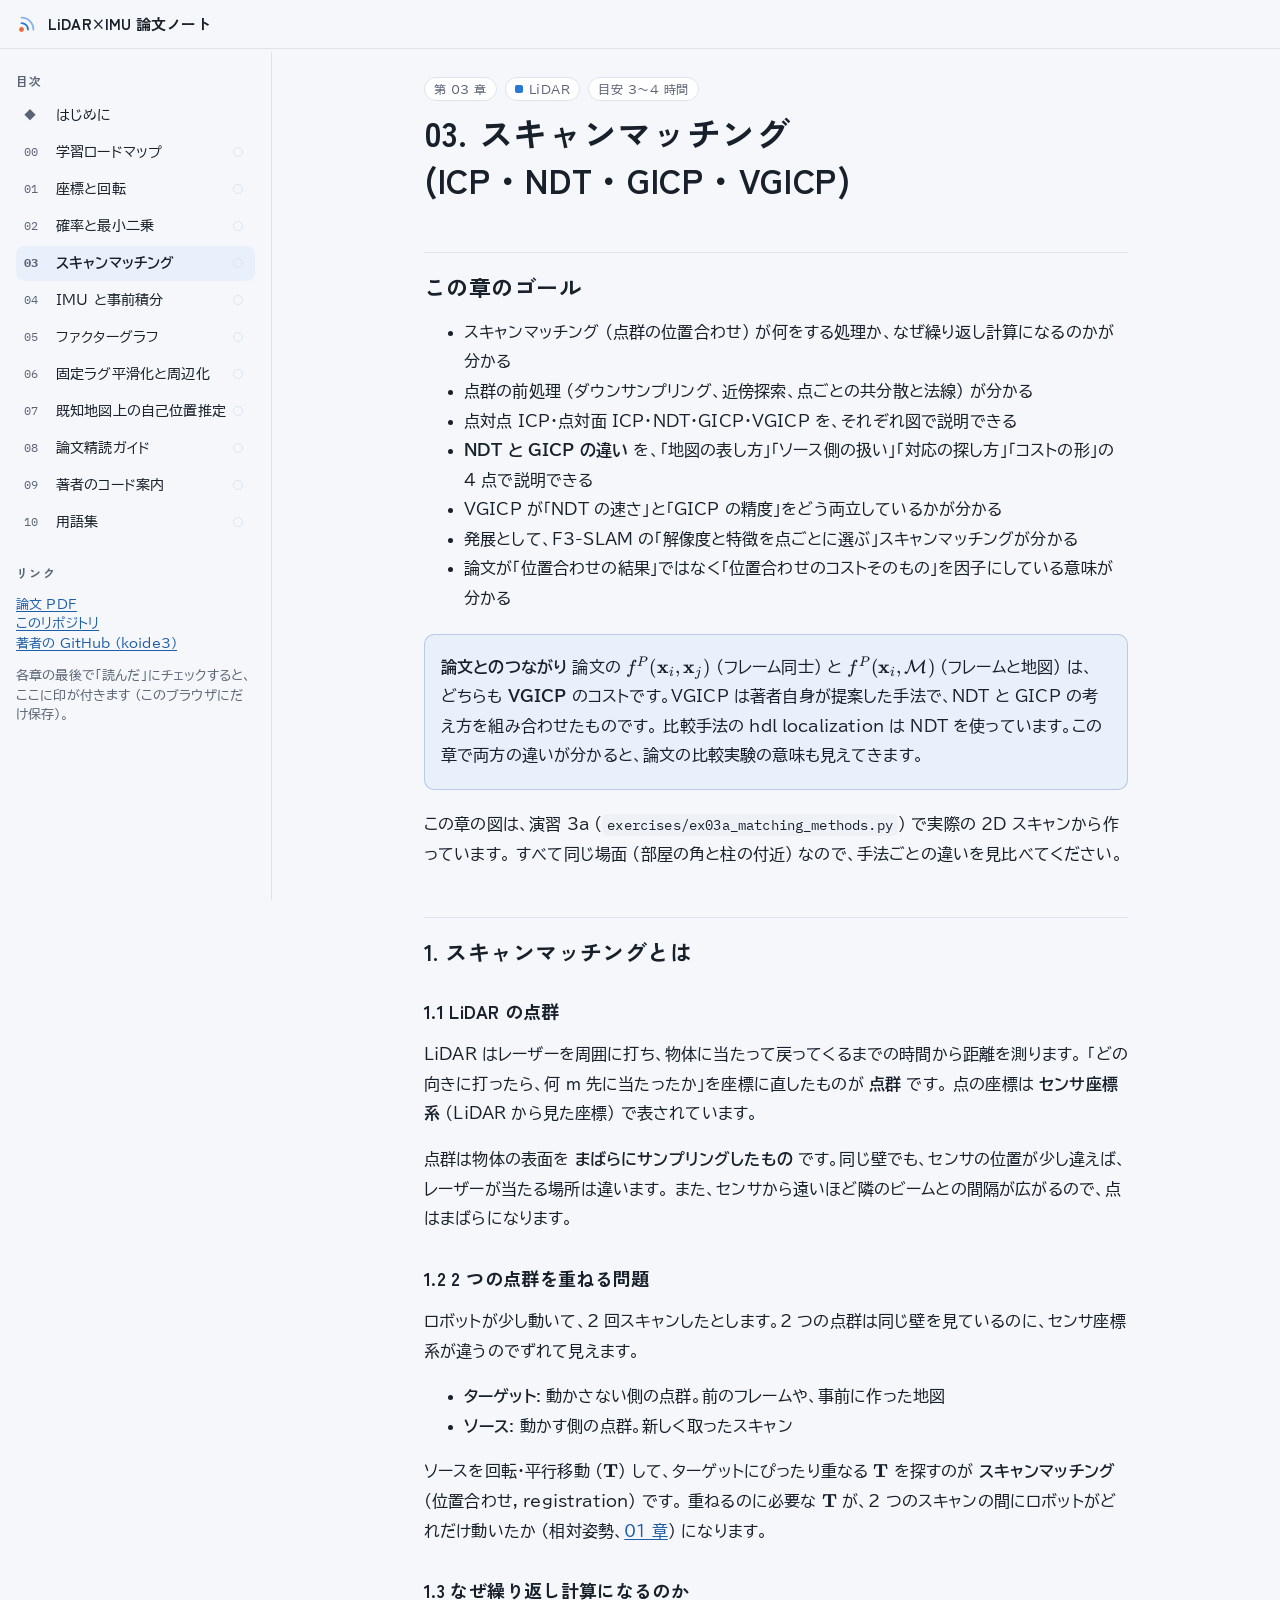
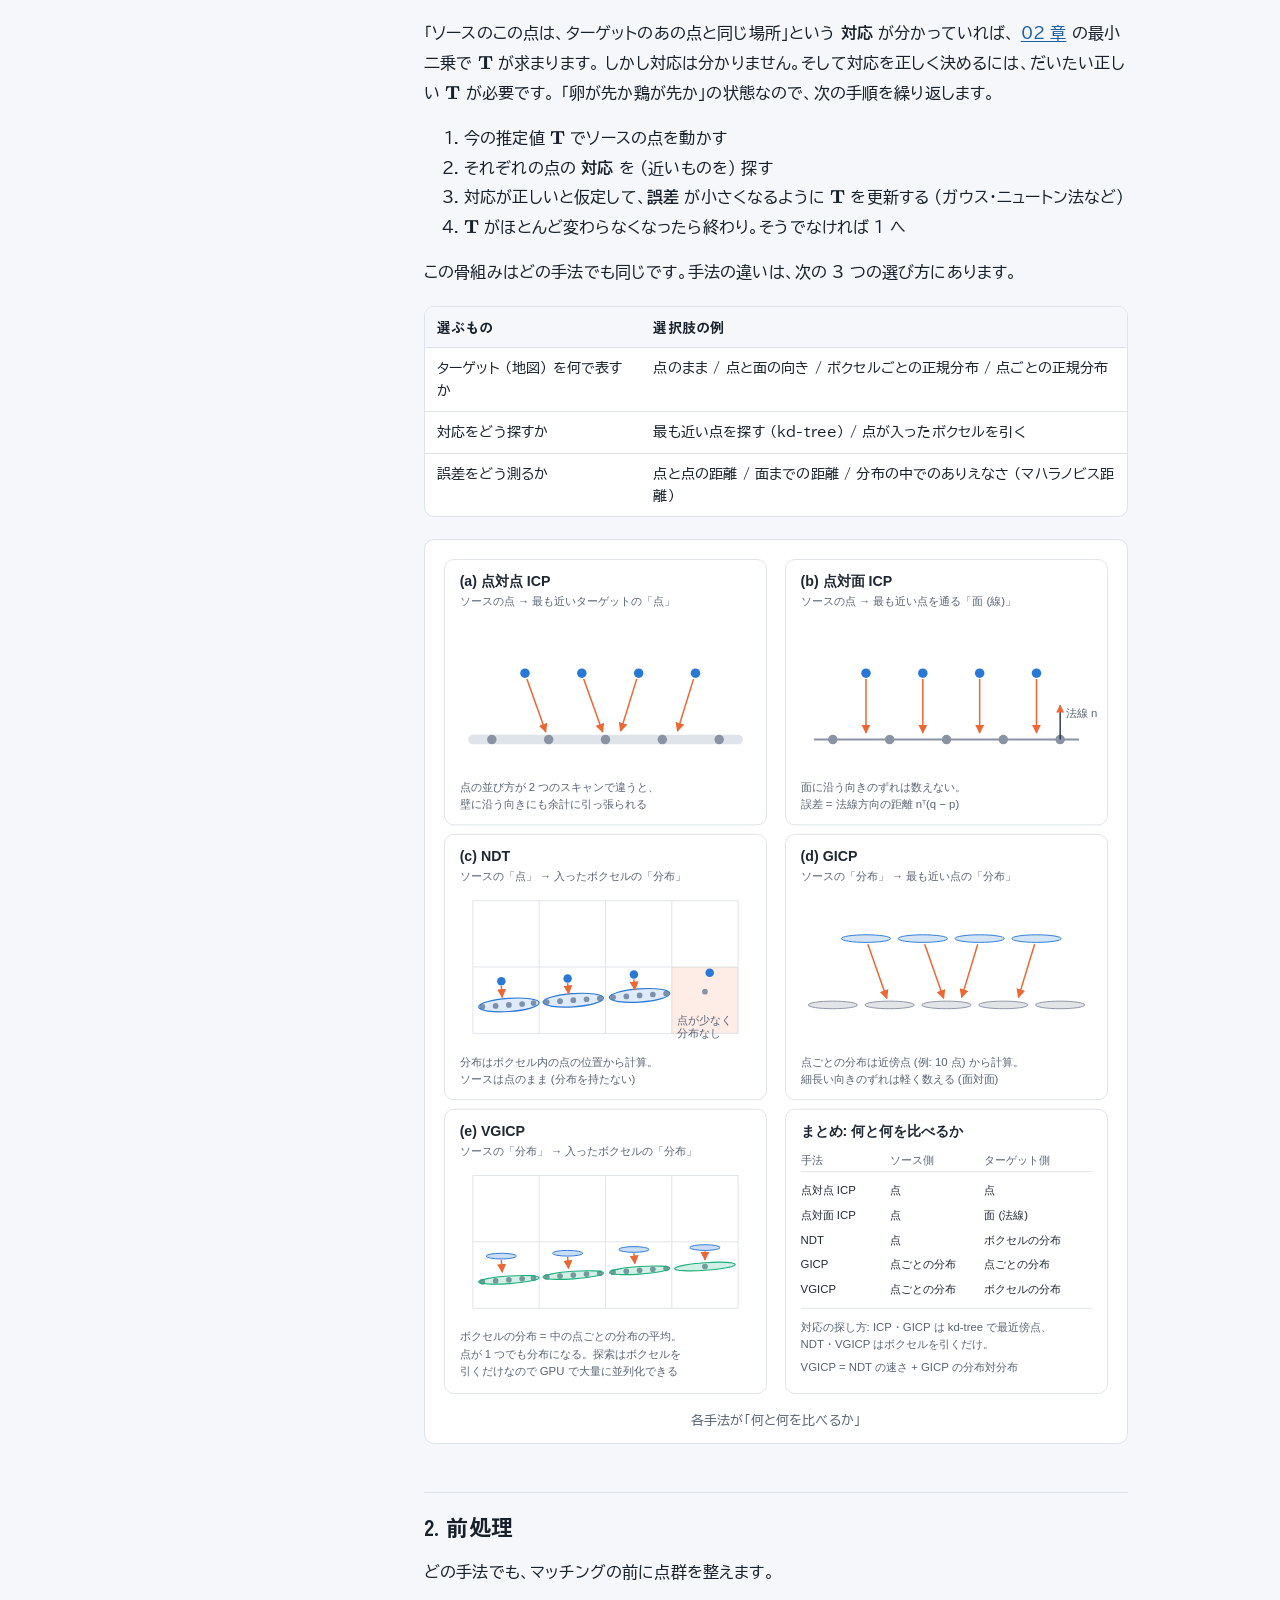
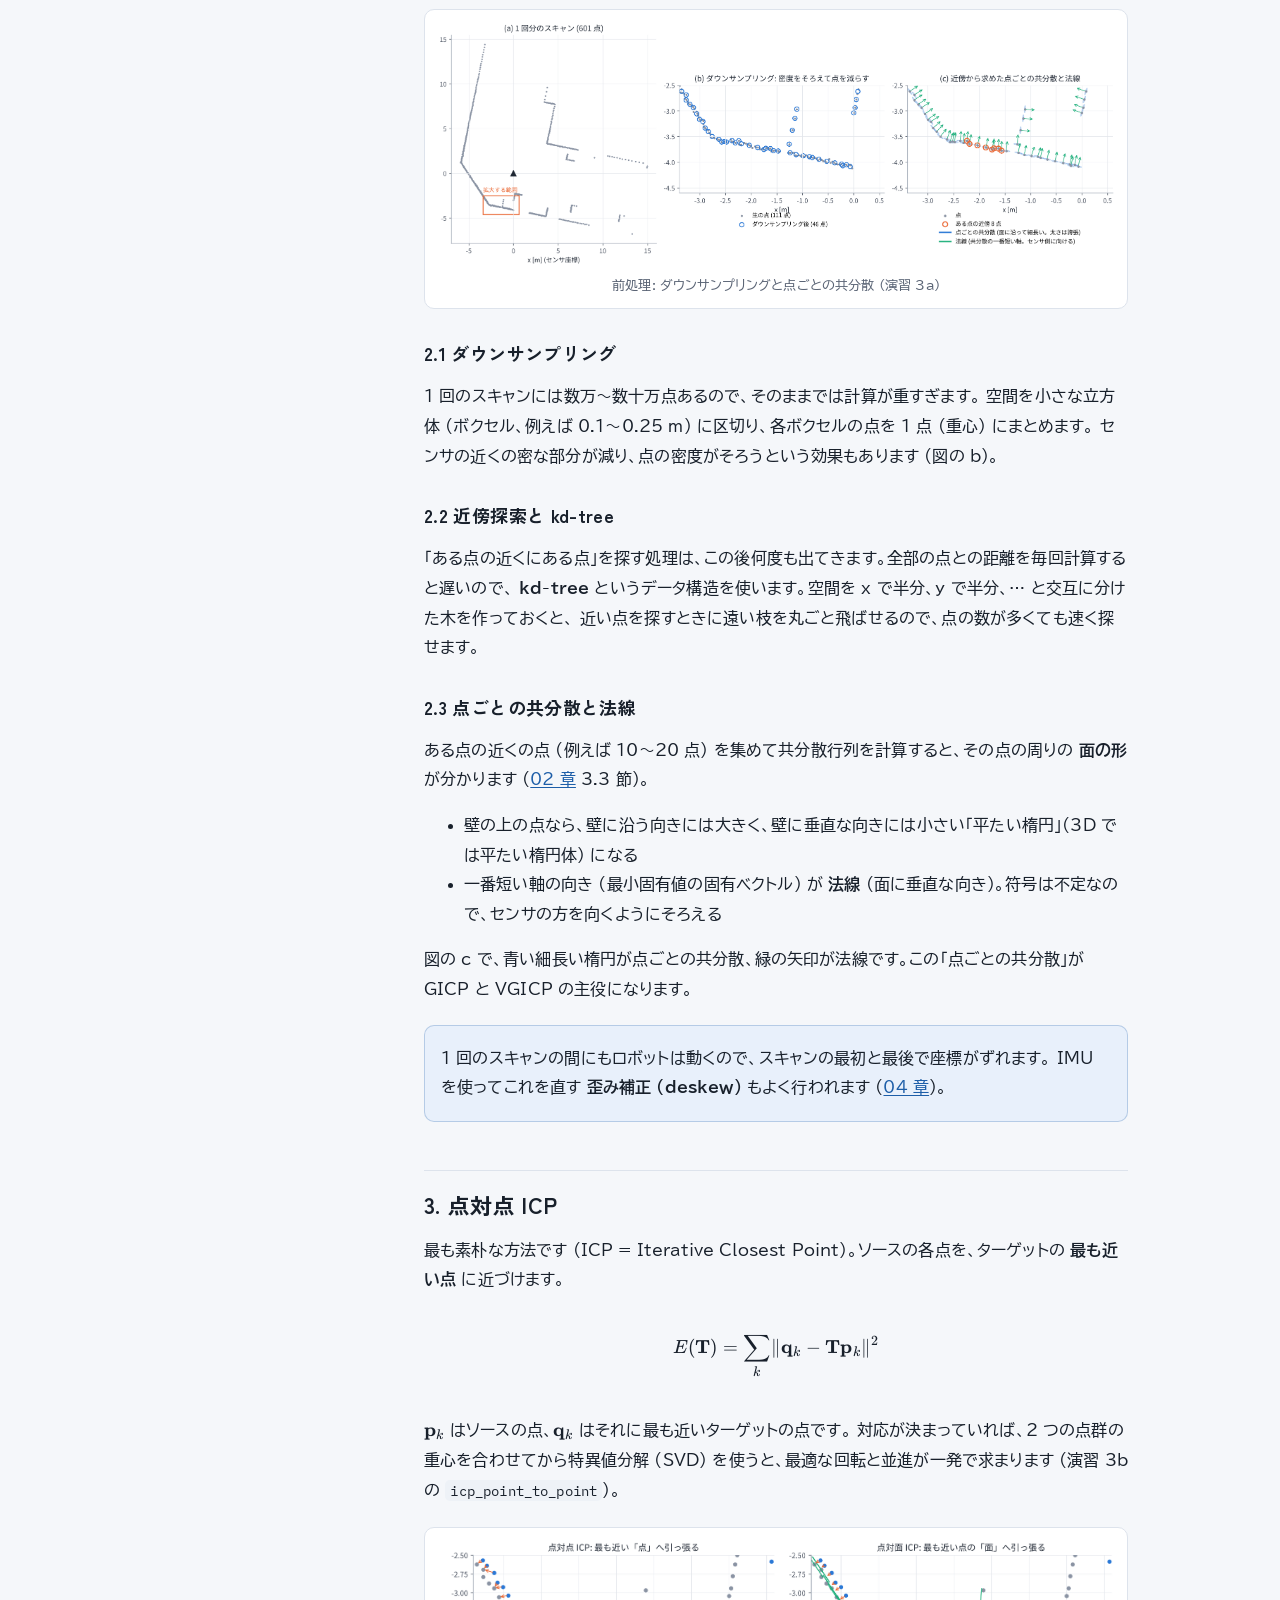
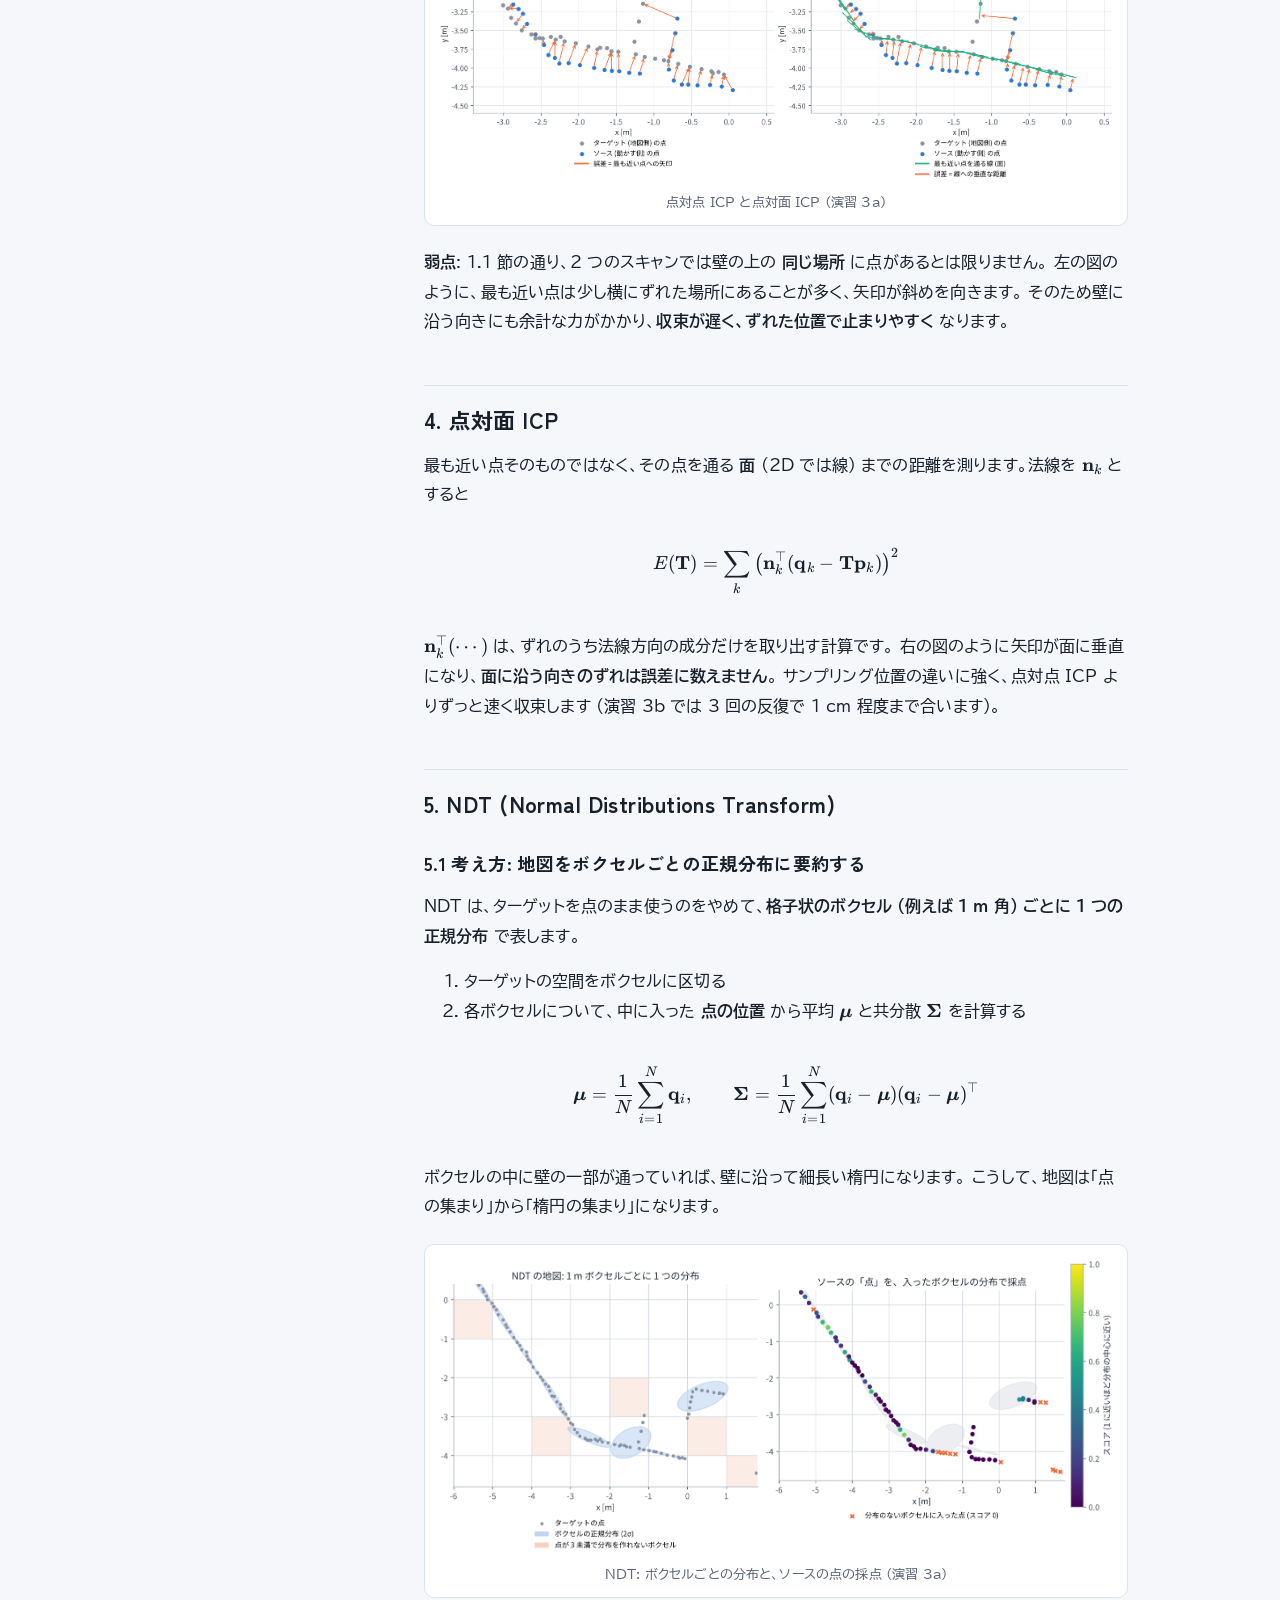
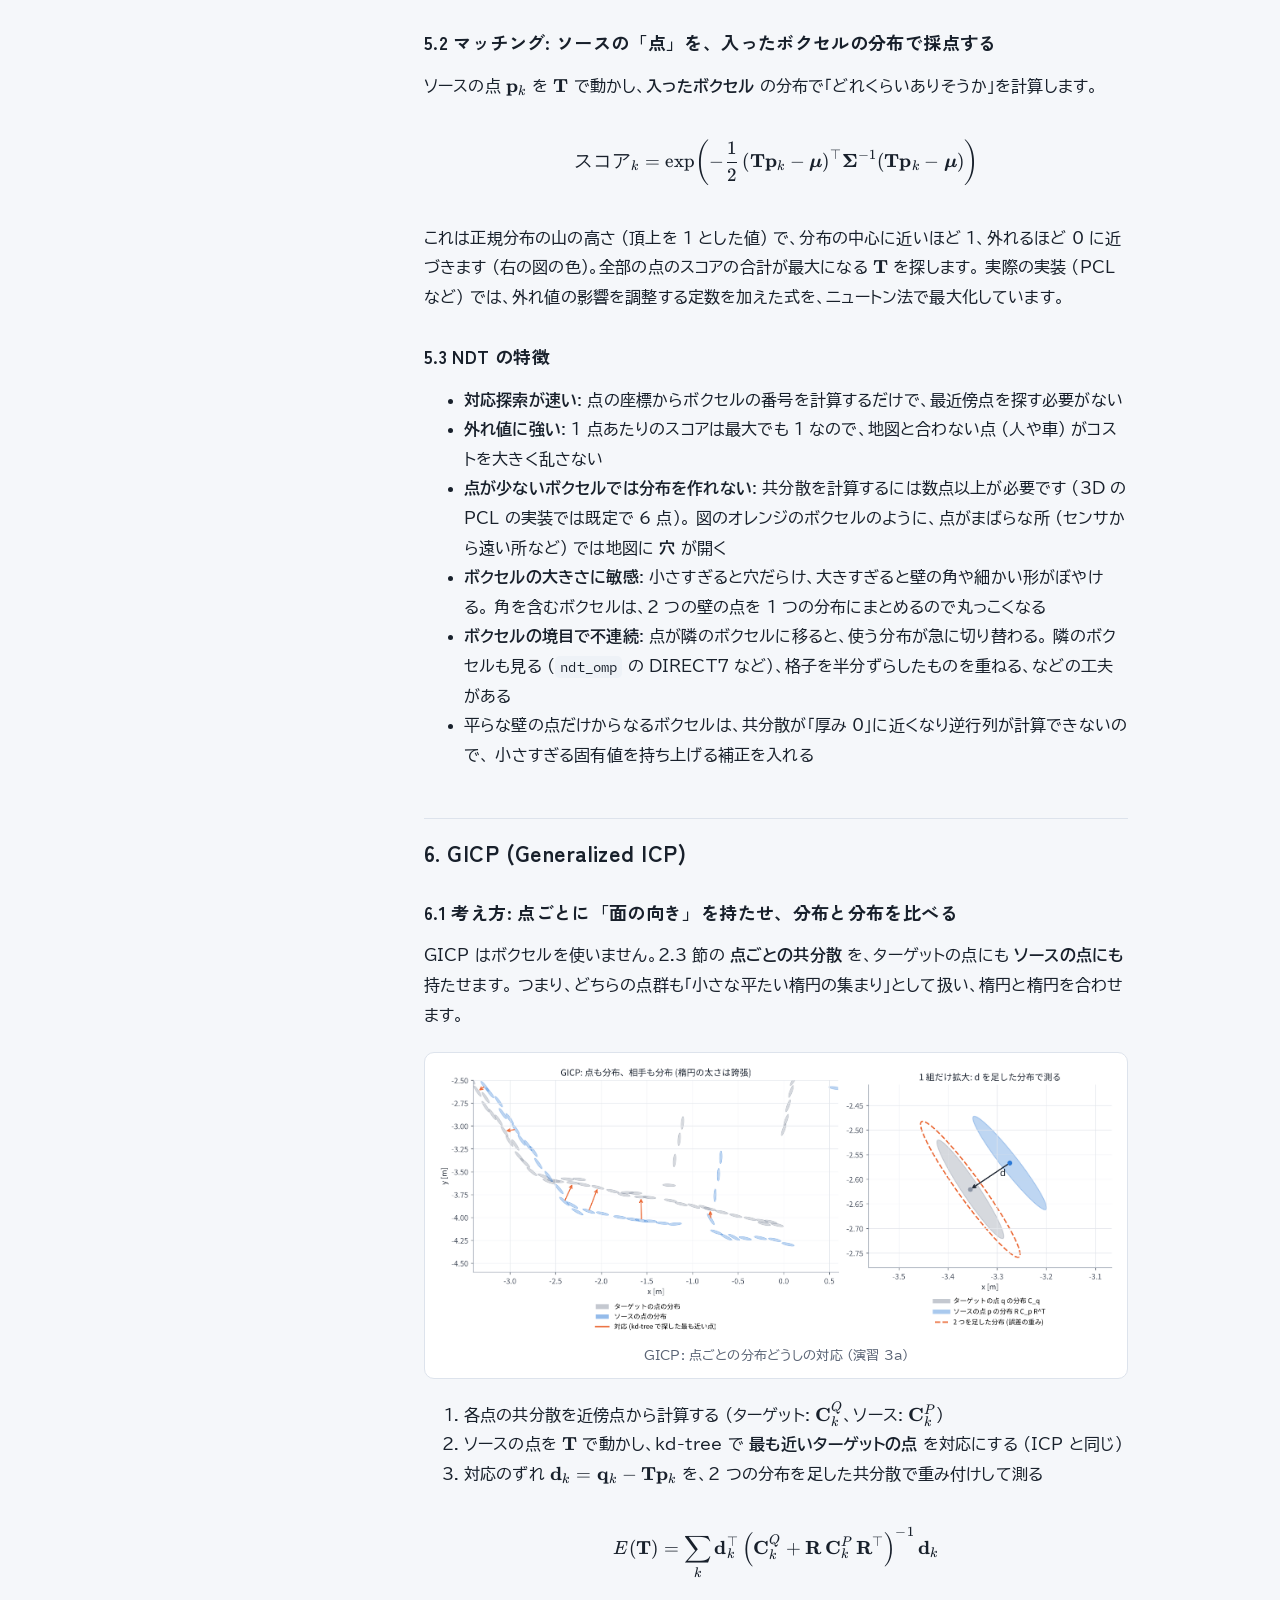
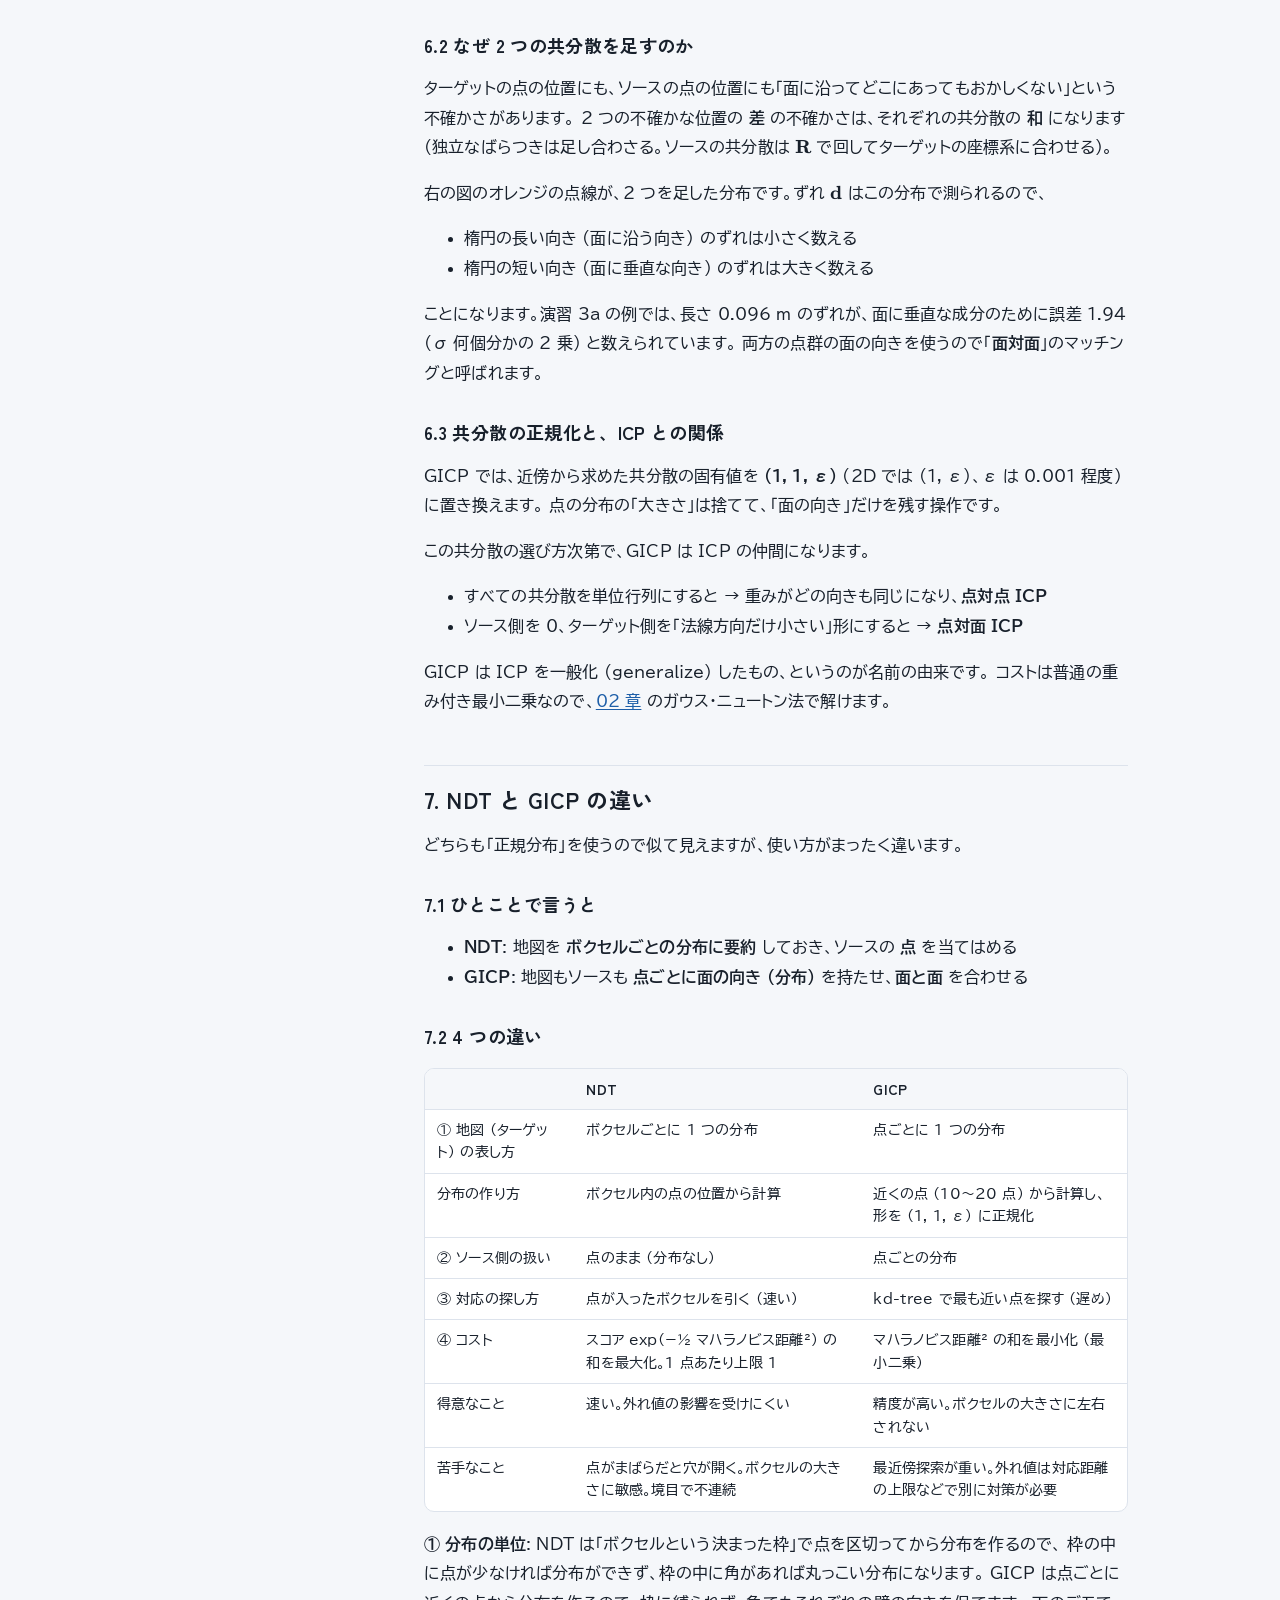
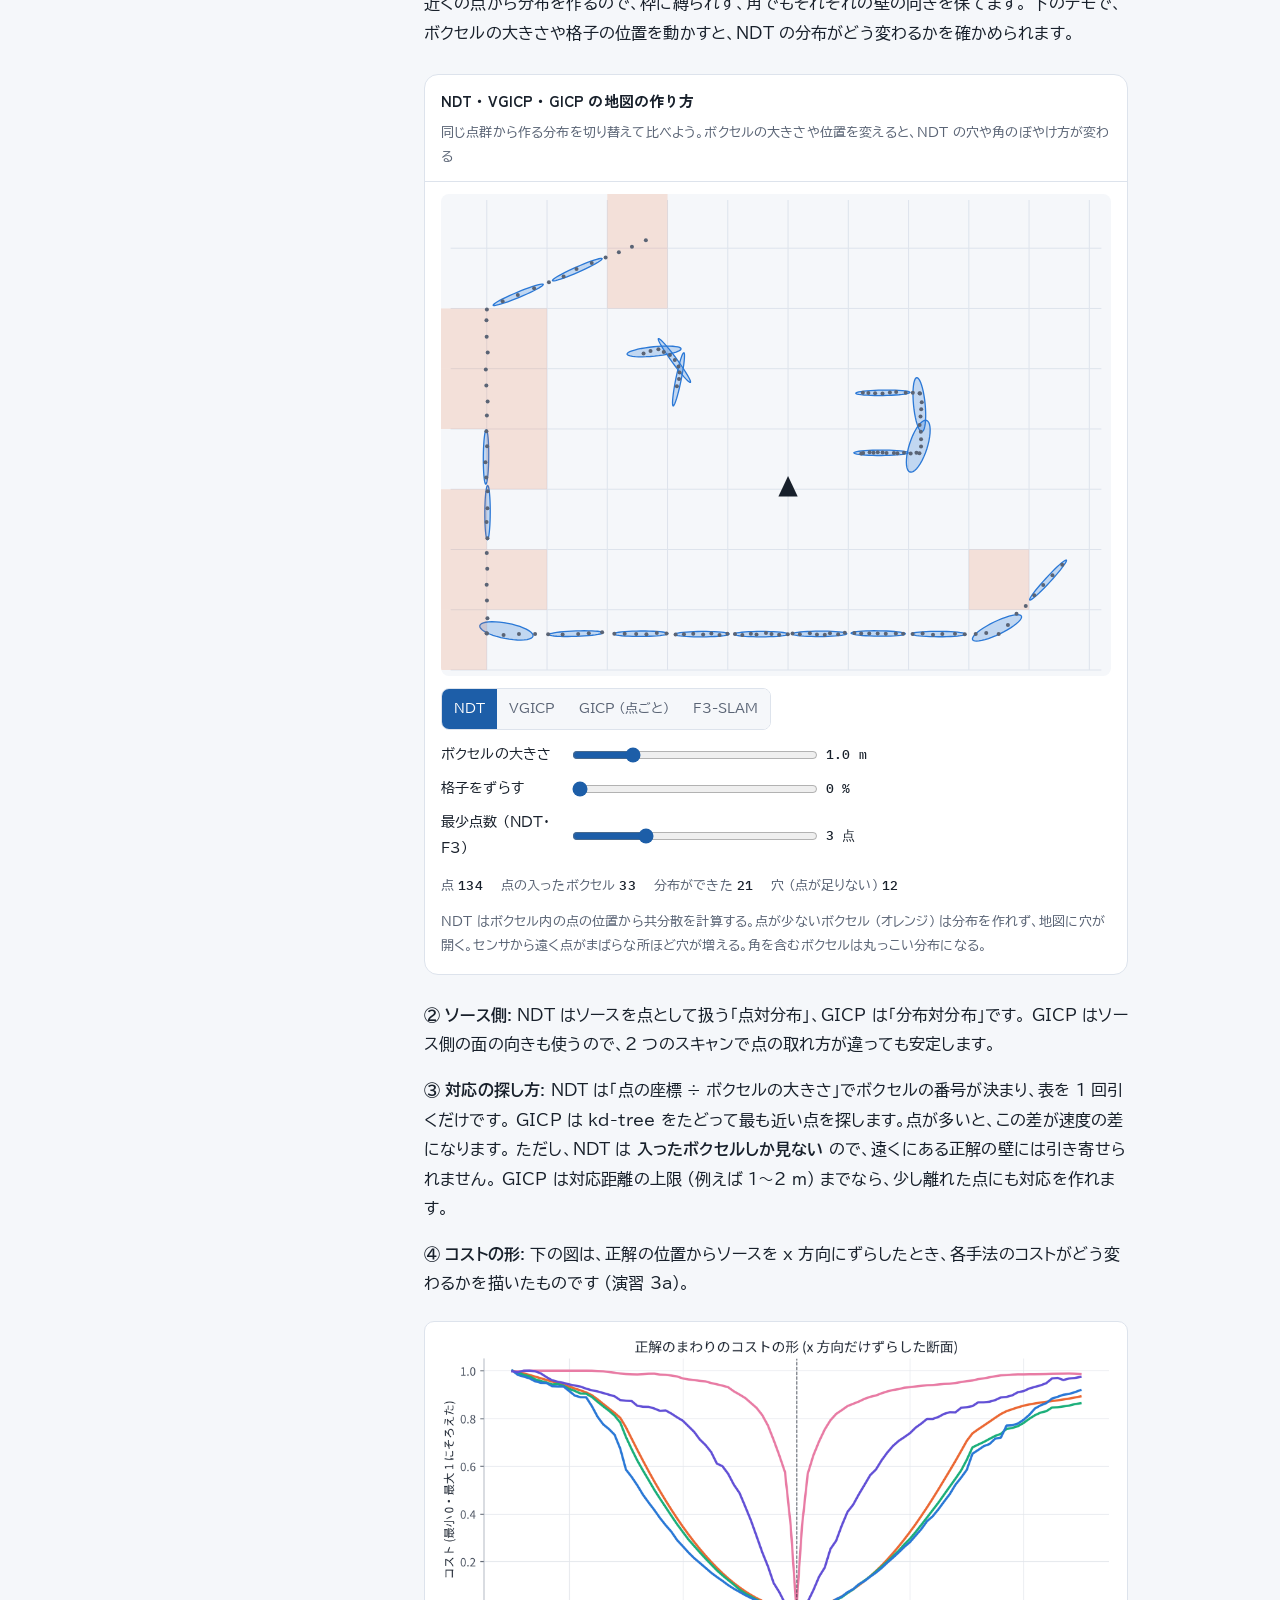
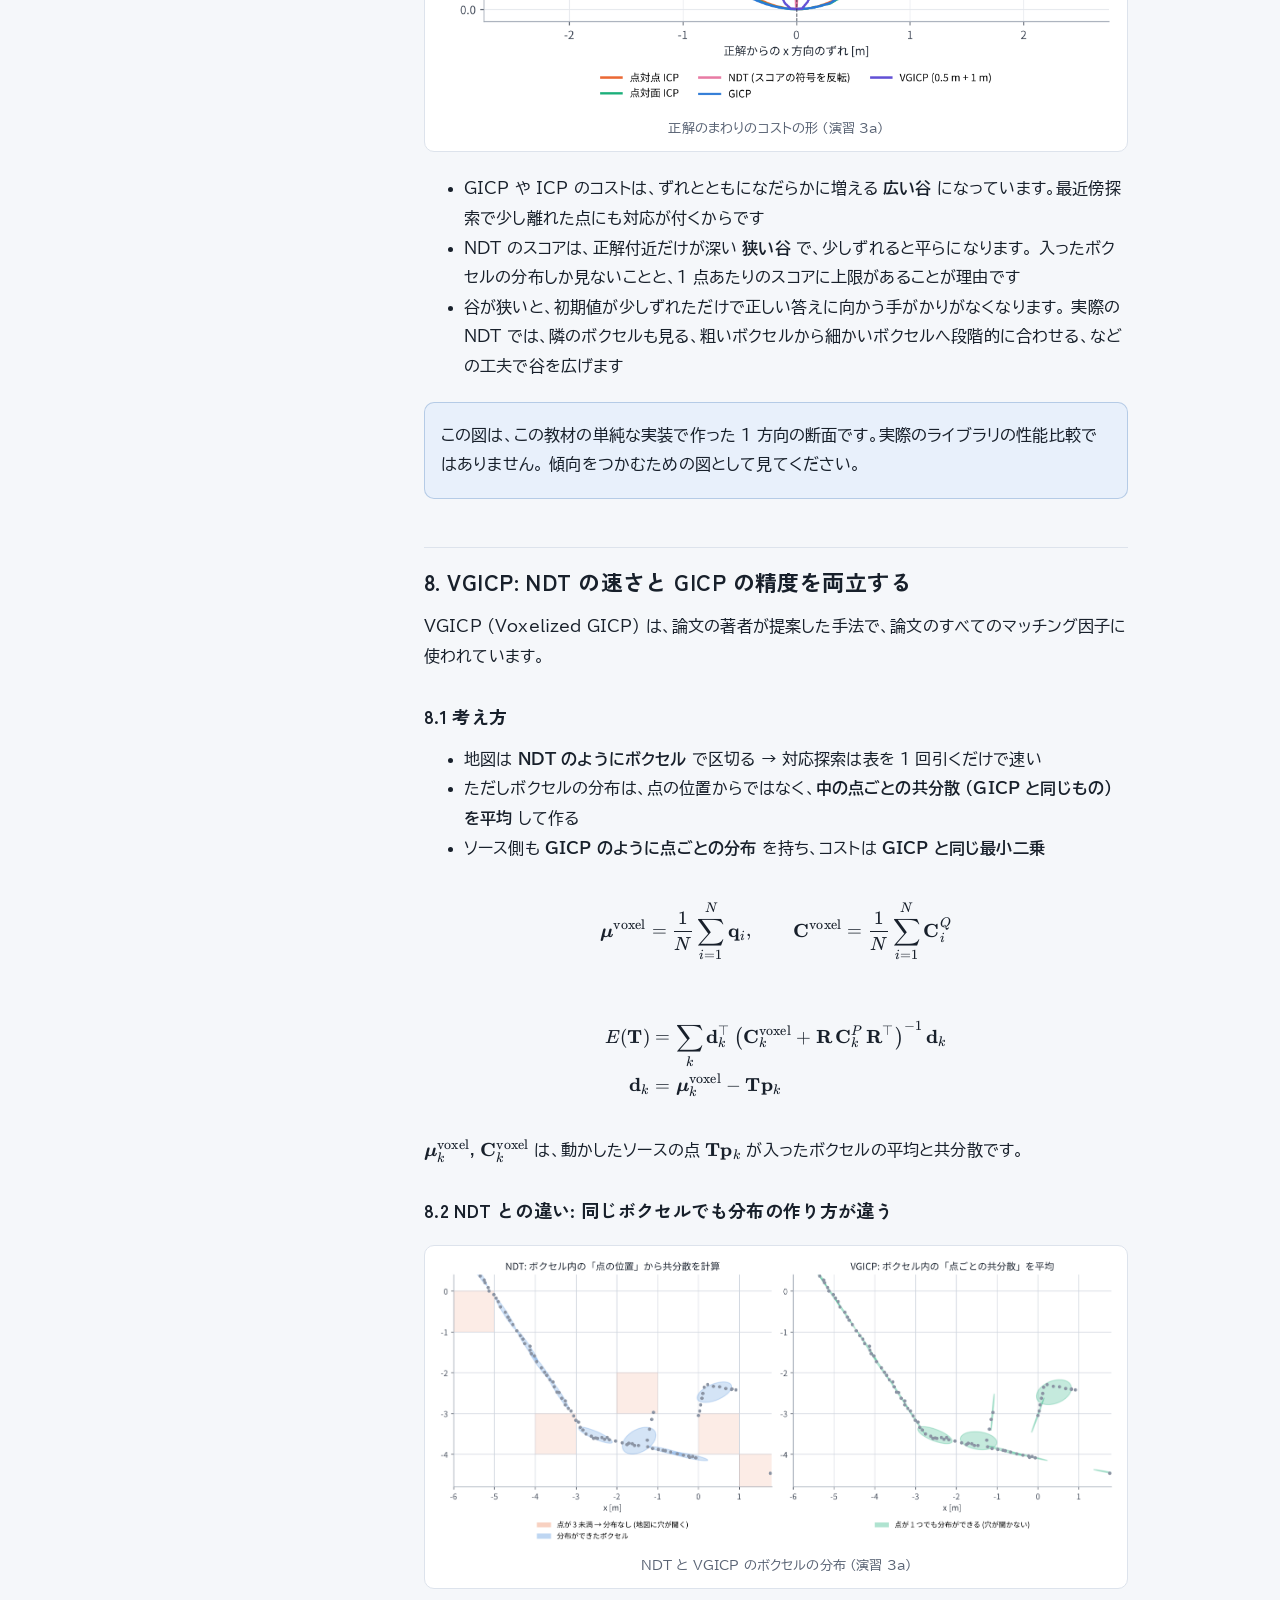
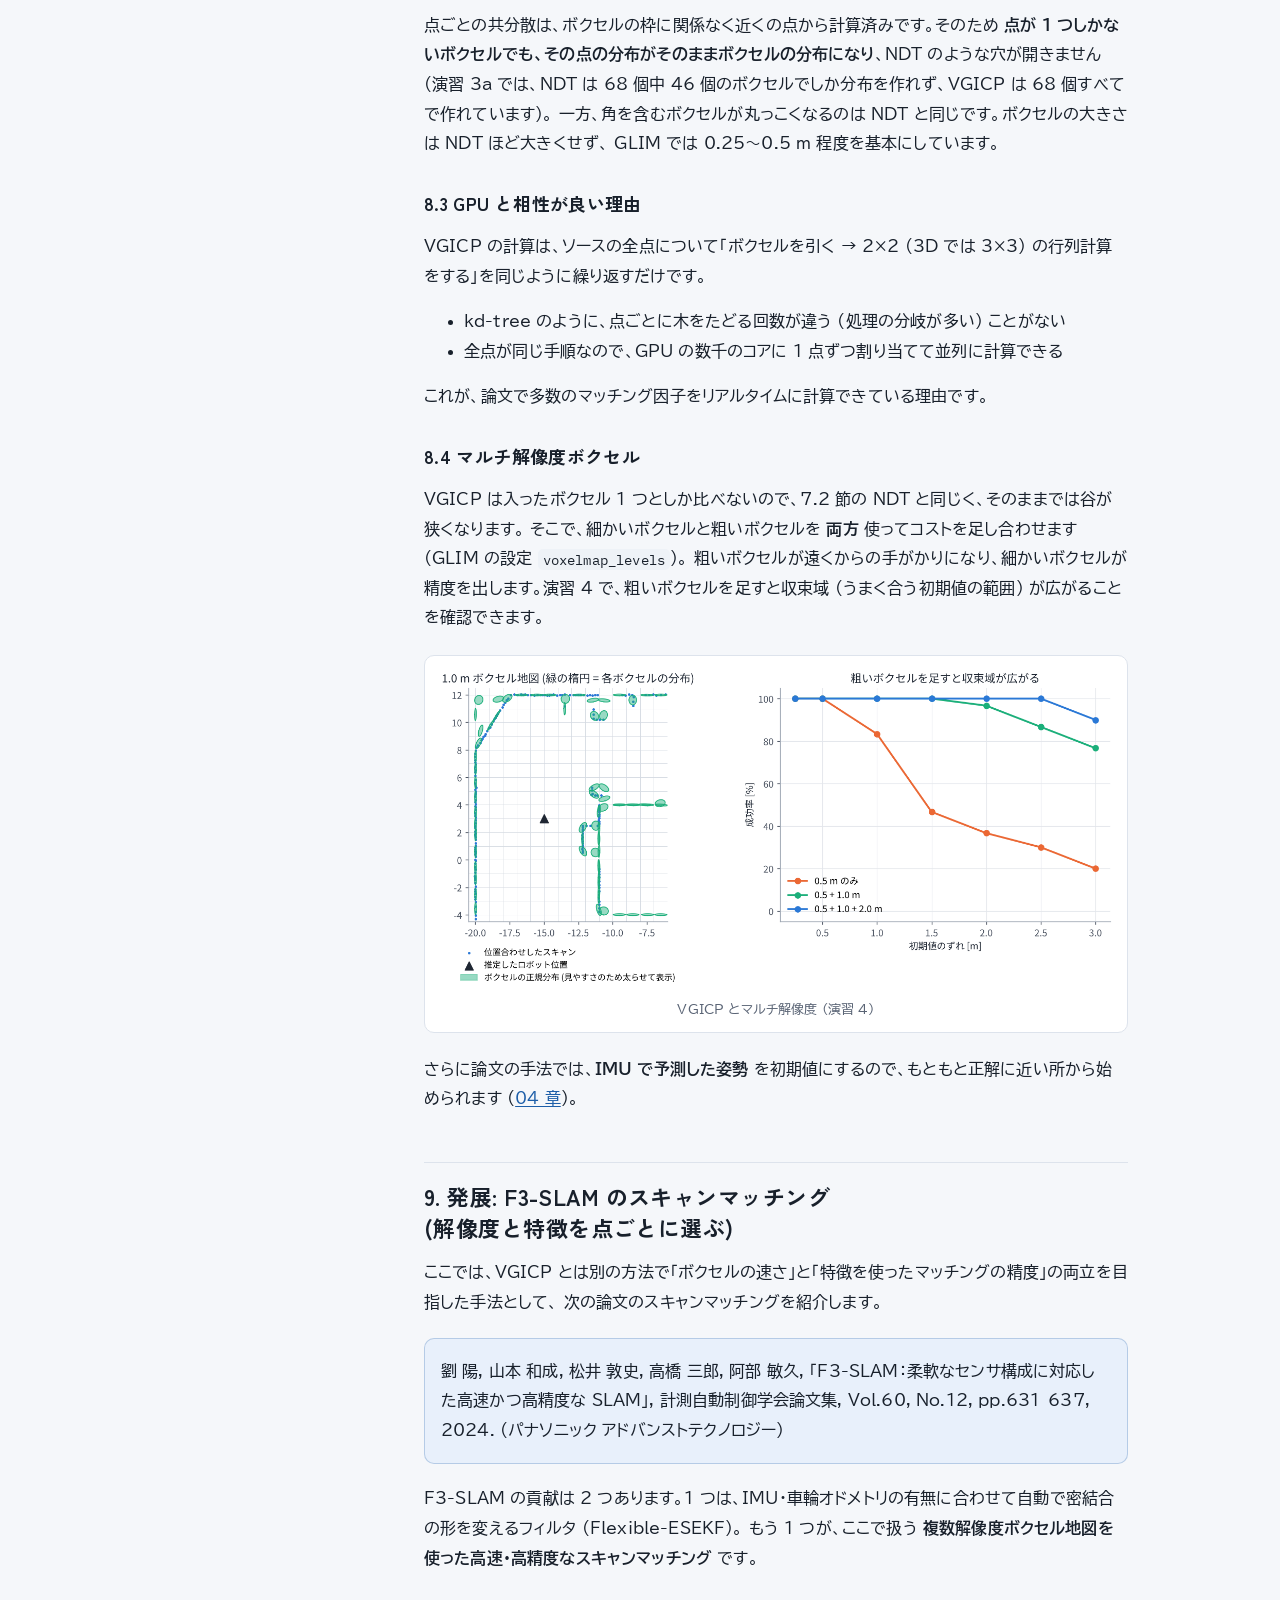
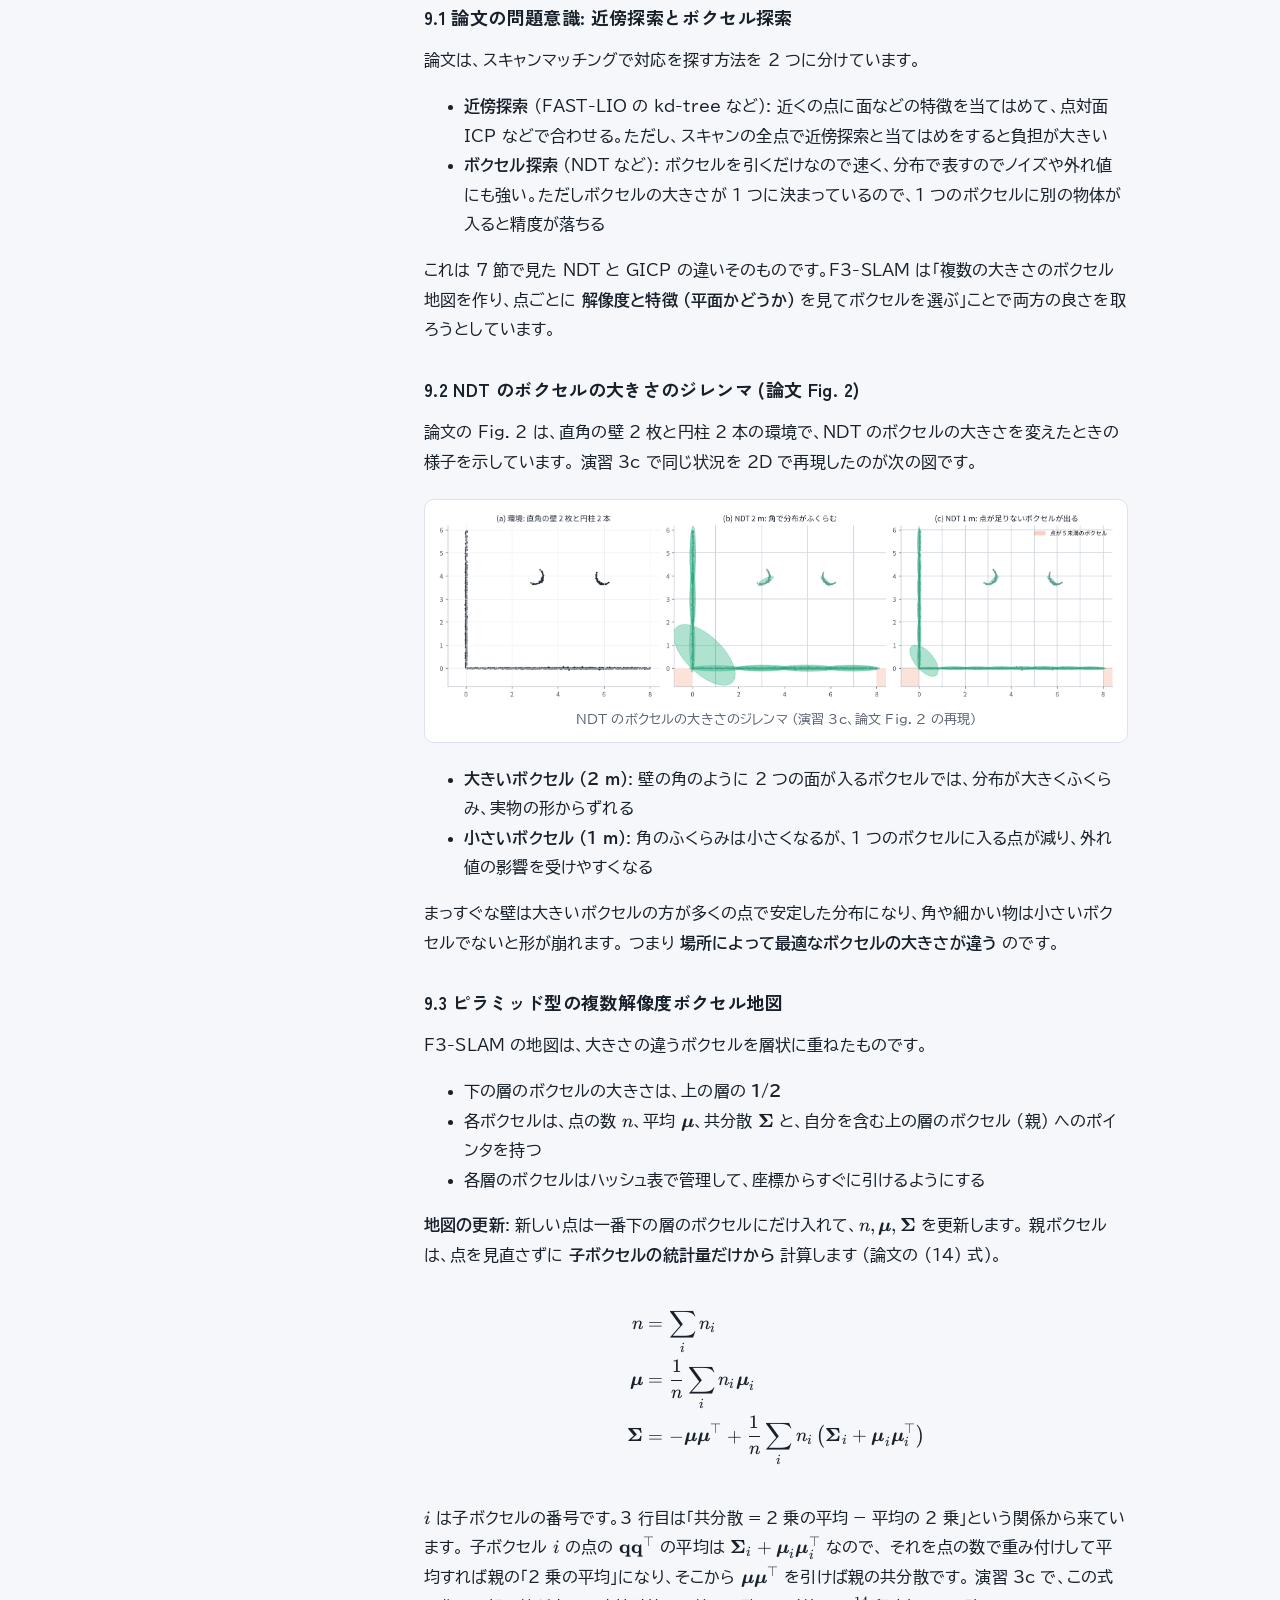
<file: html/03_point_cloud_registration.html>
<!doctype html>
<html lang="ja">
<head>
<meta charset="utf-8">
<meta name="viewport" content="width=device-width, initial-scale=1, viewport-fit=cover">
<title>スキャンマッチング | LiDAR×IMU 論文ノート</title>
<link rel="preconnect" href="https://fonts.googleapis.com">
<link rel="preconnect" href="https://fonts.gstatic.com" crossorigin>
<link rel="stylesheet" href="https://fonts.googleapis.com/css2?family=BIZ+UDPGothic:wght@400;700&family=IBM+Plex+Mono:wght@400;500&family=Zen+Kaku+Gothic+New:wght@500;700&display=swap">
<link rel="stylesheet" href="assets/style.css">
<link rel="stylesheet" href="assets/katex/katex.css">
<script defer src="assets/katex/katex.min.js"></script>
<script defer src="assets/katex/auto-render.min.js"></script>
</head>
<body>
<header class="topbar">
  <a class="brand" href="index.html"><svg class="brand-mark" viewBox="0 0 24 24" aria-hidden="true"><circle cx="6" cy="18" r="2.6" fill="var(--imu)"/><path d="M6 11a7 7 0 0 1 7 7" fill="none" stroke="var(--lidar)" stroke-width="2" stroke-linecap="round"/><path d="M6 5a13 13 0 0 1 13 13" fill="none" stroke="var(--lidar)" stroke-width="2" stroke-linecap="round" opacity=".55"/></svg><span>LiDAR×IMU 論文ノート</span></a>
  <button class="menu-btn" type="button" aria-expanded="false" aria-label="目次を開く">目次</button>
</header>
<div class="layout">
<nav class="rail" aria-label="章の一覧"><h2>目次</h2><ul class="toc"><li><a href="index.html"><span class="num">◆</span><span>はじめに</span><span></span></a></li><li><a href="00_roadmap.html"><span class="num">00</span><span>学習ロードマップ</span><span class="done" data-done-slug="00_roadmap" title="読了"></span></a></li><li><a href="01_coordinates_and_rotation.html"><span class="num">01</span><span>座標と回転</span><span class="done" data-done-slug="01_coordinates_and_rotation" title="読了"></span></a></li><li><a href="02_probability_and_least_squares.html"><span class="num">02</span><span>確率と最小二乗</span><span class="done" data-done-slug="02_probability_and_least_squares" title="読了"></span></a></li><li><a href="03_point_cloud_registration.html" aria-current="page"><span class="num">03</span><span>スキャンマッチング</span><span class="done" data-done-slug="03_point_cloud_registration" title="読了"></span></a></li><li><a href="04_imu_and_preintegration.html"><span class="num">04</span><span>IMU と事前積分</span><span class="done" data-done-slug="04_imu_and_preintegration" title="読了"></span></a></li><li><a href="05_factor_graph.html"><span class="num">05</span><span>ファクターグラフ</span><span class="done" data-done-slug="05_factor_graph" title="読了"></span></a></li><li><a href="06_fixed_lag_smoothing.html"><span class="num">06</span><span>固定ラグ平滑化と周辺化</span><span class="done" data-done-slug="06_fixed_lag_smoothing" title="読了"></span></a></li><li><a href="07_map_based_localization.html"><span class="num">07</span><span>既知地図上の自己位置推定</span><span class="done" data-done-slug="07_map_based_localization" title="読了"></span></a></li><li><a href="08_paper_walkthrough.html"><span class="num">08</span><span>論文精読ガイド</span><span class="done" data-done-slug="08_paper_walkthrough" title="読了"></span></a></li><li><a href="09_author_code_guide.html"><span class="num">09</span><span>著者のコード案内</span><span class="done" data-done-slug="09_author_code_guide" title="読了"></span></a></li><li><a href="10_glossary.html"><span class="num">10</span><span>用語集</span><span class="done" data-done-slug="10_glossary" title="読了"></span></a></li></ul><h2>リンク</h2><p class="rail-note"><a href="https://staff.aist.go.jp/k.koide/assets/pdf/robomech2023.pdf" target="_blank" rel="noopener">論文 PDF</a><br><a href="https://github.com/mamoru1126/study_lidar_and_imu" target="_blank" rel="noopener">このリポジトリ</a><br><a href="https://github.com/koide3" target="_blank" rel="noopener">著者の GitHub (koide3)</a></p><p class="rail-note">各章の最後で「読んだ」にチェックすると、ここに印が付きます (このブラウザにだけ保存)。</p></nav>
<main>
<article class="article">
<div class="chapter-meta"><span class="chip time">第 03 章</span><span class="chip lidar">LiDAR</span><span class="chip time">目安 3〜4 時間</span></div>
<h1 id="03-スキャンマッチング-icpndtgicpvgicp">03. スキャンマッチング (ICP・NDT・GICP・VGICP)</h1>
<h2 id="この章のゴール">この章のゴール</h2>
<ul>
<li>スキャンマッチング (点群の位置合わせ) が何をする処理か、なぜ繰り返し計算になるのかが分かる</li>
<li>点群の前処理 (ダウンサンプリング、近傍探索、点ごとの共分散と法線) が分かる</li>
<li>点対点 ICP・点対面 ICP・NDT・GICP・VGICP を、それぞれ図で説明できる</li>
<li><strong>NDT と GICP の違い</strong> を、「地図の表し方」「ソース側の扱い」「対応の探し方」「コストの形」の 4 点で説明できる</li>
<li>VGICP が「NDT の速さ」と「GICP の精度」をどう両立しているかが分かる</li>
<li>発展として、F3-SLAM の「解像度と特徴を点ごとに選ぶ」スキャンマッチングが分かる</li>
<li>論文が「位置合わせの結果」ではなく「位置合わせのコストそのもの」を因子にしている意味が分かる</li>
</ul>
<blockquote>
<p><strong>論文とのつながり</strong>
論文の <span class="arithmatex">\(f^P(\mathbf{x}_i, \mathbf{x}_j)\)</span> (フレーム同士) と <span class="arithmatex">\(f^P(\mathbf{x}_i, \mathcal{M})\)</span> (フレームと地図) は、
どちらも <strong>VGICP</strong> のコストです。VGICP は著者自身が提案した手法で、NDT と GICP の考え方を組み合わせたものです。
比較手法の hdl_localization は NDT を使っています。この章で両方の違いが分かると、論文の比較実験の意味も見えてきます。</p>
</blockquote>
<p>この章の図は、演習 3a (<code>exercises/ex03a_matching_methods.py</code>) で実際の 2D スキャンから作っています。
すべて同じ場面 (部屋の角と柱の付近) なので、手法ごとの違いを見比べてください。</p>
<hr />
<h2 id="1-スキャンマッチングとは">1. スキャンマッチングとは</h2>
<h3 id="11-lidar-の点群">1.1 LiDAR の点群</h3>
<p>LiDAR はレーザーを周囲に打ち、物体に当たって戻ってくるまでの時間から距離を測ります。
「どの向きに打ったら、何 m 先に当たったか」を座標に直したものが <strong>点群</strong> です。
点の座標は <strong>センサ座標系</strong> (LiDAR から見た座標) で表されています。</p>
<p>点群は物体の表面を <strong>まばらにサンプリングしたもの</strong> です。同じ壁でも、センサの位置が少し違えば、レーザーが当たる場所は違います。
また、センサから遠いほど隣のビームとの間隔が広がるので、点はまばらになります。</p>
<h3 id="12-2-つの点群を重ねる問題">1.2 2 つの点群を重ねる問題</h3>
<p>ロボットが少し動いて、2 回スキャンしたとします。2 つの点群は同じ壁を見ているのに、センサ座標系が違うのでずれて見えます。</p>
<ul>
<li><strong>ターゲット</strong>: 動かさない側の点群。前のフレームや、事前に作った地図</li>
<li><strong>ソース</strong>: 動かす側の点群。新しく取ったスキャン</li>
</ul>
<p>ソースを回転・平行移動 (<span class="arithmatex">\(\mathbf{T}\)</span>) して、ターゲットにぴったり重なる <span class="arithmatex">\(\mathbf{T}\)</span> を探すのが <strong>スキャンマッチング</strong> (位置合わせ, registration) です。
重ねるのに必要な <span class="arithmatex">\(\mathbf{T}\)</span> が、2 つのスキャンの間にロボットがどれだけ動いたか (相対姿勢、<a href="01_coordinates_and_rotation.html">01 章</a>) になります。</p>
<h3 id="13-なぜ繰り返し計算になるのか">1.3 なぜ繰り返し計算になるのか</h3>
<p>「ソースのこの点は、ターゲットのあの点と同じ場所」という <strong>対応</strong> が分かっていれば、
<a href="02_probability_and_least_squares.html">02 章</a> の最小二乗で <span class="arithmatex">\(\mathbf{T}\)</span> が求まります。
しかし対応は分かりません。そして対応を正しく決めるには、だいたい正しい <span class="arithmatex">\(\mathbf{T}\)</span> が必要です。
「卵が先か鶏が先か」の状態なので、次の手順を繰り返します。</p>
<ol>
<li>今の推定値 <span class="arithmatex">\(\mathbf{T}\)</span> でソースの点を動かす</li>
<li>それぞれの点の <strong>対応</strong> を (近いものを) 探す</li>
<li>対応が正しいと仮定して、<strong>誤差</strong> が小さくなるように <span class="arithmatex">\(\mathbf{T}\)</span> を更新する (ガウス・ニュートン法など)</li>
<li><span class="arithmatex">\(\mathbf{T}\)</span> がほとんど変わらなくなったら終わり。そうでなければ 1 へ</li>
</ol>
<p>この骨組みはどの手法でも同じです。手法の違いは、次の 3 つの選び方にあります。</p>
<table>
<thead>
<tr>
<th>選ぶもの</th>
<th>選択肢の例</th>
</tr>
</thead>
<tbody>
<tr>
<td>ターゲット (地図) を何で表すか</td>
<td>点のまま / 点と面の向き / ボクセルごとの正規分布 / 点ごとの正規分布</td>
</tr>
<tr>
<td>対応をどう探すか</td>
<td>最も近い点を探す (kd-tree) / 点が入ったボクセルを引く</td>
</tr>
<tr>
<td>誤差をどう測るか</td>
<td>点と点の距離 / 面までの距離 / 分布の中でのありえなさ (マハラノビス距離)</td>
</tr>
</tbody>
</table>
<p><img alt="各手法が「何と何を比べるか」" src="figures/fig_registration_types.svg" /></p>
<hr />
<h2 id="2-前処理">2. 前処理</h2>
<p>どの手法でも、マッチングの前に点群を整えます。</p>
<p><img alt="前処理: ダウンサンプリングと点ごとの共分散 (演習 3a)" src="figures/ex03a_1_preprocess.png" /></p>
<h3 id="21-ダウンサンプリング">2.1 ダウンサンプリング</h3>
<p>1 回のスキャンには数万〜数十万点あるので、そのままでは計算が重すぎます。
空間を小さな立方体 (ボクセル、例えば 0.1〜0.25 m) に区切り、各ボクセルの点を 1 点 (重心) にまとめます。
センサの近くの密な部分が減り、点の密度がそろうという効果もあります (図の b)。</p>
<h3 id="22-近傍探索と-kd-tree">2.2 近傍探索と kd-tree</h3>
<p>「ある点の近くにある点」を探す処理は、この後何度も出てきます。全部の点との距離を毎回計算すると遅いので、
<strong>kd-tree</strong> というデータ構造を使います。空間を x で半分、y で半分、… と交互に分けた木を作っておくと、
近い点を探すときに遠い枝を丸ごと飛ばせるので、点の数が多くても速く探せます。</p>
<h3 id="23-点ごとの共分散と法線">2.3 点ごとの共分散と法線</h3>
<p>ある点の近くの点 (例えば 10〜20 点) を集めて共分散行列を計算すると、その点の周りの <strong>面の形</strong> が分かります
(<a href="02_probability_and_least_squares.html">02 章</a> 3.3 節)。</p>
<ul>
<li>壁の上の点なら、壁に沿う向きには大きく、壁に垂直な向きには小さい「平たい楕円」(3D では平たい楕円体) になる</li>
<li>一番短い軸の向き (最小固有値の固有ベクトル) が <strong>法線</strong> (面に垂直な向き)。符号は不定なので、センサの方を向くようにそろえる</li>
</ul>
<p>図の c で、青い細長い楕円が点ごとの共分散、緑の矢印が法線です。この「点ごとの共分散」が GICP と VGICP の主役になります。</p>
<blockquote>
<p>1 回のスキャンの間にもロボットは動くので、スキャンの最初と最後で座標がずれます。
IMU を使ってこれを直す <strong>歪み補正 (deskew)</strong> もよく行われます (<a href="04_imu_and_preintegration.html">04 章</a>)。</p>
</blockquote>
<hr />
<h2 id="3-点対点-icp">3. 点対点 ICP</h2>
<p>最も素朴な方法です (ICP = Iterative Closest Point)。ソースの各点を、ターゲットの <strong>最も近い点</strong> に近づけます。</p>
<div class="arithmatex">\[
E(\mathbf{T}) = \sum_k \lVert \mathbf{q}_k - \mathbf{T}\mathbf{p}_k \rVert^2
\]</div>
<p><span class="arithmatex">\(\mathbf{p}_k\)</span> はソースの点、<span class="arithmatex">\(\mathbf{q}_k\)</span> はそれに最も近いターゲットの点です。
対応が決まっていれば、2 つの点群の重心を合わせてから特異値分解 (SVD) を使うと、最適な回転と並進が一発で求まります
(演習 3b の <code>icp_point_to_point</code>)。</p>
<p><img alt="点対点 ICP と点対面 ICP (演習 3a)" src="figures/ex03a_2_icp.png" /></p>
<p><strong>弱点</strong>: 1.1 節の通り、2 つのスキャンでは壁の上の <strong>同じ場所</strong> に点があるとは限りません。
左の図のように、最も近い点は少し横にずれた場所にあることが多く、矢印が斜めを向きます。
そのため壁に沿う向きにも余計な力がかかり、<strong>収束が遅く、ずれた位置で止まりやすく</strong> なります。</p>
<h2 id="4-点対面-icp">4. 点対面 ICP</h2>
<p>最も近い点そのものではなく、その点を通る <strong>面</strong> (2D では線) までの距離を測ります。法線を <span class="arithmatex">\(\mathbf{n}_k\)</span> とすると</p>
<div class="arithmatex">\[
E(\mathbf{T}) = \sum_k \left(\mathbf{n}_k^\top(\mathbf{q}_k - \mathbf{T}\mathbf{p}_k)\right)^2
\]</div>
<p><span class="arithmatex">\(\mathbf{n}_k^\top(\cdots)\)</span> は、ずれのうち法線方向の成分だけを取り出す計算です。
右の図のように矢印が面に垂直になり、<strong>面に沿う向きのずれは誤差に数えません</strong>。
サンプリング位置の違いに強く、点対点 ICP よりずっと速く収束します (演習 3b では 3 回の反復で 1 cm 程度まで合います)。</p>
<hr />
<h2 id="5-ndt-normal-distributions-transform">5. NDT (Normal Distributions Transform)</h2>
<h3 id="51-考え方-地図をボクセルごとの正規分布に要約する">5.1 考え方: 地図をボクセルごとの正規分布に要約する</h3>
<p>NDT は、ターゲットを点のまま使うのをやめて、<strong>格子状のボクセル (例えば 1 m 角) ごとに 1 つの正規分布</strong> で表します。</p>
<ol>
<li>ターゲットの空間をボクセルに区切る</li>
<li>各ボクセルについて、中に入った <strong>点の位置</strong> から平均 <span class="arithmatex">\(\boldsymbol{\mu}\)</span> と共分散 <span class="arithmatex">\(\boldsymbol{\Sigma}\)</span> を計算する</li>
</ol>
<div class="arithmatex">\[
\boldsymbol{\mu} = \frac{1}{N}\sum_{i=1}^{N} \mathbf{q}_i,
\qquad
\boldsymbol{\Sigma} = \frac{1}{N}\sum_{i=1}^{N} (\mathbf{q}_i - \boldsymbol{\mu})(\mathbf{q}_i - \boldsymbol{\mu})^\top
\]</div>
<p>ボクセルの中に壁の一部が通っていれば、壁に沿って細長い楕円になります。
こうして、地図は「点の集まり」から「楕円の集まり」になります。</p>
<p><img alt="NDT: ボクセルごとの分布と、ソースの点の採点 (演習 3a)" src="figures/ex03a_3_ndt.png" /></p>
<h3 id="52-マッチング-ソースの点を入ったボクセルの分布で採点する">5.2 マッチング: ソースの「点」を、入ったボクセルの分布で採点する</h3>
<p>ソースの点 <span class="arithmatex">\(\mathbf{p}_k\)</span> を <span class="arithmatex">\(\mathbf{T}\)</span> で動かし、<strong>入ったボクセル</strong> の分布で「どれくらいありそうか」を計算します。</p>
<div class="arithmatex">\[
\text{スコア}_k = \exp\!\left(-\frac{1}{2}\,(\mathbf{T}\mathbf{p}_k - \boldsymbol{\mu})^\top \boldsymbol{\Sigma}^{-1} (\mathbf{T}\mathbf{p}_k - \boldsymbol{\mu})\right)
\]</div>
<p>これは正規分布の山の高さ (頂上を 1 とした値) で、分布の中心に近いほど 1、外れるほど 0 に近づきます
(右の図の色)。全部の点のスコアの合計が最大になる <span class="arithmatex">\(\mathbf{T}\)</span> を探します。
実際の実装 (PCL など) では、外れ値の影響を調整する定数を加えた式を、ニュートン法で最大化しています。</p>
<h3 id="53-ndt-の特徴">5.3 NDT の特徴</h3>
<ul>
<li><strong>対応探索が速い</strong>: 点の座標からボクセルの番号を計算するだけで、最近傍点を探す必要がない</li>
<li><strong>外れ値に強い</strong>: 1 点あたりのスコアは最大でも 1 なので、地図と合わない点 (人や車) がコストを大きく乱さない</li>
<li><strong>点が少ないボクセルでは分布を作れない</strong>: 共分散を計算するには数点以上が必要です (3D の PCL の実装では既定で 6 点)。
  図のオレンジのボクセルのように、点がまばらな所 (センサから遠い所など) では地図に <strong>穴</strong> が開く</li>
<li><strong>ボクセルの大きさに敏感</strong>: 小さすぎると穴だらけ、大きすぎると壁の角や細かい形がぼやける。
  角を含むボクセルは、2 つの壁の点を 1 つの分布にまとめるので丸っこくなる</li>
<li><strong>ボクセルの境目で不連続</strong>: 点が隣のボクセルに移ると、使う分布が急に切り替わる。
  隣のボクセルも見る (<code>ndt_omp</code> の DIRECT7 など)、格子を半分ずらしたものを重ねる、などの工夫がある</li>
<li>平らな壁の点だけからなるボクセルは、共分散が「厚み 0」に近くなり逆行列が計算できないので、
  小さすぎる固有値を持ち上げる補正を入れる</li>
</ul>
<hr />
<h2 id="6-gicp-generalized-icp">6. GICP (Generalized ICP)</h2>
<h3 id="61-考え方-点ごとに面の向きを持たせ分布と分布を比べる">6.1 考え方: 点ごとに「面の向き」を持たせ、分布と分布を比べる</h3>
<p>GICP はボクセルを使いません。2.3 節の <strong>点ごとの共分散</strong> を、ターゲットの点にも <strong>ソースの点にも</strong> 持たせます。
つまり、どちらの点群も「小さな平たい楕円の集まり」として扱い、楕円と楕円を合わせます。</p>
<p><img alt="GICP: 点ごとの分布どうしの対応 (演習 3a)" src="figures/ex03a_4_gicp.png" /></p>
<ol>
<li>各点の共分散を近傍点から計算する (ターゲット: <span class="arithmatex">\(\mathbf{C}^{Q}_k\)</span>、ソース: <span class="arithmatex">\(\mathbf{C}^{P}_k\)</span>)</li>
<li>ソースの点を <span class="arithmatex">\(\mathbf{T}\)</span> で動かし、kd-tree で <strong>最も近いターゲットの点</strong> を対応にする (ICP と同じ)</li>
<li>対応のずれ <span class="arithmatex">\(\mathbf{d}_k = \mathbf{q}_k - \mathbf{T}\mathbf{p}_k\)</span> を、2 つの分布を足した共分散で重み付けして測る</li>
</ol>
<div class="arithmatex">\[
E(\mathbf{T}) = \sum_k \mathbf{d}_k^\top \left(\mathbf{C}^{Q}_k + \mathbf{R}\,\mathbf{C}^{P}_k\,\mathbf{R}^\top\right)^{-1} \mathbf{d}_k
\]</div>
<h3 id="62-なぜ-2-つの共分散を足すのか">6.2 なぜ 2 つの共分散を足すのか</h3>
<p>ターゲットの点の位置にも、ソースの点の位置にも「面に沿ってどこにあってもおかしくない」という不確かさがあります。
2 つの不確かな位置の <strong>差</strong> の不確かさは、それぞれの共分散の <strong>和</strong> になります
(独立なばらつきは足し合わさる。ソースの共分散は <span class="arithmatex">\(\mathbf{R}\)</span> で回してターゲットの座標系に合わせる)。</p>
<p>右の図のオレンジの点線が、2 つを足した分布です。ずれ <span class="arithmatex">\(\mathbf{d}\)</span> はこの分布で測られるので、</p>
<ul>
<li>楕円の長い向き (面に沿う向き) のずれは小さく数える</li>
<li>楕円の短い向き (面に垂直な向き) のずれは大きく数える</li>
</ul>
<p>ことになります。演習 3a の例では、長さ 0.096 m のずれが、面に垂直な成分のために誤差 1.94 (σ 何個分かの 2 乗) と数えられています。
両方の点群の面の向きを使うので「<strong>面対面</strong>」のマッチングと呼ばれます。</p>
<h3 id="63-共分散の正規化とicp-との関係">6.3 共分散の正規化と、ICP との関係</h3>
<p>GICP では、近傍から求めた共分散の固有値を <strong>(1, 1, ε)</strong> (2D では (1, ε)、ε は 0.001 程度) に置き換えます。
点の分布の「大きさ」は捨てて、「面の向き」だけを残す操作です。</p>
<p>この共分散の選び方次第で、GICP は ICP の仲間になります。</p>
<ul>
<li>すべての共分散を単位行列にすると → 重みがどの向きも同じになり、<strong>点対点 ICP</strong></li>
<li>ソース側を 0、ターゲット側を「法線方向だけ小さい」形にすると → <strong>点対面 ICP</strong></li>
</ul>
<p>GICP は ICP を一般化 (generalize) したもの、というのが名前の由来です。
コストは普通の重み付き最小二乗なので、<a href="02_probability_and_least_squares.html">02 章</a> のガウス・ニュートン法で解けます。</p>
<hr />
<h2 id="7-ndt-と-gicp-の違い">7. NDT と GICP の違い</h2>
<p>どちらも「正規分布」を使うので似て見えますが、使い方がまったく違います。</p>
<h3 id="71-ひとことで言うと">7.1 ひとことで言うと</h3>
<ul>
<li><strong>NDT</strong>: 地図を <strong>ボクセルごとの分布に要約</strong> しておき、ソースの <strong>点</strong> を当てはめる</li>
<li><strong>GICP</strong>: 地図もソースも <strong>点ごとに面の向き (分布)</strong> を持たせ、<strong>面と面</strong> を合わせる</li>
</ul>
<h3 id="72-4-つの違い">7.2 4 つの違い</h3>
<table>
<thead>
<tr>
<th></th>
<th>NDT</th>
<th>GICP</th>
</tr>
</thead>
<tbody>
<tr>
<td>① 地図 (ターゲット) の表し方</td>
<td>ボクセルごとに 1 つの分布</td>
<td>点ごとに 1 つの分布</td>
</tr>
<tr>
<td>分布の作り方</td>
<td>ボクセル内の点の位置から計算</td>
<td>近くの点 (10〜20 点) から計算し、形を (1, 1, ε) に正規化</td>
</tr>
<tr>
<td>② ソース側の扱い</td>
<td>点のまま (分布なし)</td>
<td>点ごとの分布</td>
</tr>
<tr>
<td>③ 対応の探し方</td>
<td>点が入ったボクセルを引く (速い)</td>
<td>kd-tree で最も近い点を探す (遅め)</td>
</tr>
<tr>
<td>④ コスト</td>
<td>スコア exp(−½ マハラノビス距離²) の和を最大化。1 点あたり上限 1</td>
<td>マハラノビス距離² の和を最小化 (最小二乗)</td>
</tr>
<tr>
<td>得意なこと</td>
<td>速い。外れ値の影響を受けにくい</td>
<td>精度が高い。ボクセルの大きさに左右されない</td>
</tr>
<tr>
<td>苦手なこと</td>
<td>点がまばらだと穴が開く。ボクセルの大きさに敏感。境目で不連続</td>
<td>最近傍探索が重い。外れ値は対応距離の上限などで別に対策が必要</td>
</tr>
</tbody>
</table>
<p><strong>① 分布の単位</strong>: NDT は「ボクセルという決まった枠」で点を区切ってから分布を作るので、
枠の中に点が少なければ分布ができず、枠の中に角があれば丸っこい分布になります。
GICP は点ごとに近くの点から分布を作るので、枠に縛られず、角でもそれぞれの壁の向きを保てます。
下のデモで、ボクセルの大きさや格子の位置を動かすと、NDT の分布がどう変わるかを確かめられます。</p>
<div data-demo="voxel"></div>

<p><strong>② ソース側</strong>: NDT はソースを点として扱う「点対分布」、GICP は「分布対分布」です。
GICP はソース側の面の向きも使うので、2 つのスキャンで点の取れ方が違っても安定します。</p>
<p><strong>③ 対応の探し方</strong>: NDT は「点の座標 ÷ ボクセルの大きさ」でボクセルの番号が決まり、表を 1 回引くだけです。
GICP は kd-tree をたどって最も近い点を探します。点が多いと、この差が速度の差になります。
ただし、NDT は <strong>入ったボクセルしか見ない</strong> ので、遠くにある正解の壁には引き寄せられません。
GICP は対応距離の上限 (例えば 1〜2 m) までなら、少し離れた点にも対応を作れます。</p>
<p><strong>④ コストの形</strong>: 下の図は、正解の位置からソースを x 方向にずらしたとき、各手法のコストがどう変わるかを描いたものです (演習 3a)。</p>
<p><img alt="正解のまわりのコストの形 (演習 3a)" src="figures/ex03a_6_cost_shape.png" /></p>
<ul>
<li>GICP や ICP のコストは、ずれとともになだらかに増える <strong>広い谷</strong> になっています。最近傍探索で少し離れた点にも対応が付くからです</li>
<li>NDT のスコアは、正解付近だけが深い <strong>狭い谷</strong> で、少しずれると平らになります。
  入ったボクセルの分布しか見ないことと、1 点あたりのスコアに上限があることが理由です</li>
<li>谷が狭いと、初期値が少しずれただけで正しい答えに向かう手がかりがなくなります。
  実際の NDT では、隣のボクセルも見る、粗いボクセルから細かいボクセルへ段階的に合わせる、などの工夫で谷を広げます</li>
</ul>
<blockquote>
<p>この図は、この教材の単純な実装で作った 1 方向の断面です。実際のライブラリの性能比較ではありません。
傾向をつかむための図として見てください。</p>
</blockquote>
<hr />
<h2 id="8-vgicp-ndt-の速さと-gicp-の精度を両立する">8. VGICP: NDT の速さと GICP の精度を両立する</h2>
<p>VGICP (Voxelized GICP) は、論文の著者が提案した手法で、論文のすべてのマッチング因子に使われています。</p>
<h3 id="81-考え方">8.1 考え方</h3>
<ul>
<li>地図は <strong>NDT のようにボクセル</strong> で区切る → 対応探索は表を 1 回引くだけで速い</li>
<li>ただしボクセルの分布は、点の位置からではなく、<strong>中の点ごとの共分散 (GICP と同じもの) を平均</strong> して作る</li>
<li>ソース側も <strong>GICP のように点ごとの分布</strong> を持ち、コストは <strong>GICP と同じ最小二乗</strong></li>
</ul>
<div class="arithmatex">\[
\boldsymbol{\mu}^{\text{voxel}} = \frac{1}{N}\sum_{i=1}^{N} \mathbf{q}_i,
\qquad
\mathbf{C}^{\text{voxel}} = \frac{1}{N}\sum_{i=1}^{N} \mathbf{C}^{Q}_i
\]</div>
<div class="arithmatex">\[
\begin{aligned}
E(\mathbf{T}) &= \sum_k \mathbf{d}_k^\top \left(\mathbf{C}^{\text{voxel}}_k + \mathbf{R}\,\mathbf{C}^{P}_k\,\mathbf{R}^\top\right)^{-1}\mathbf{d}_k \\
\mathbf{d}_k &= \boldsymbol{\mu}^{\text{voxel}}_k - \mathbf{T}\mathbf{p}_k
\end{aligned}
\]</div>
<p><span class="arithmatex">\(\boldsymbol{\mu}^{\text{voxel}}_k\)</span>, <span class="arithmatex">\(\mathbf{C}^{\text{voxel}}_k\)</span> は、動かしたソースの点 <span class="arithmatex">\(\mathbf{T}\mathbf{p}_k\)</span> が入ったボクセルの平均と共分散です。</p>
<h3 id="82-ndt-との違い-同じボクセルでも分布の作り方が違う">8.2 NDT との違い: 同じボクセルでも分布の作り方が違う</h3>
<p><img alt="NDT と VGICP のボクセルの分布 (演習 3a)" src="figures/ex03a_5_ndt_vs_vgicp.png" /></p>
<p>点ごとの共分散は、ボクセルの枠に関係なく近くの点から計算済みです。そのため <strong>点が 1 つしかないボクセルでも、その点の分布がそのままボクセルの分布になり</strong>、NDT のような穴が開きません
(演習 3a では、NDT は 68 個中 46 個のボクセルでしか分布を作れず、VGICP は 68 個すべてで作れています)。
一方、角を含むボクセルが丸っこくなるのは NDT と同じです。ボクセルの大きさは NDT ほど大きくせず、
GLIM では 0.25〜0.5 m 程度を基本にしています。</p>
<h3 id="83-gpu-と相性が良い理由">8.3 GPU と相性が良い理由</h3>
<p>VGICP の計算は、ソースの全点について「ボクセルを引く → 2×2 (3D では 3×3) の行列計算をする」を同じように繰り返すだけです。</p>
<ul>
<li>kd-tree のように、点ごとに木をたどる回数が違う (処理の分岐が多い) ことがない</li>
<li>全点が同じ手順なので、GPU の数千のコアに 1 点ずつ割り当てて並列に計算できる</li>
</ul>
<p>これが、論文で多数のマッチング因子をリアルタイムに計算できている理由です。</p>
<h3 id="84-マルチ解像度ボクセル">8.4 マルチ解像度ボクセル</h3>
<p>VGICP は入ったボクセル 1 つとしか比べないので、7.2 節の NDT と同じく、そのままでは谷が狭くなります。
そこで、細かいボクセルと粗いボクセルを <strong>両方</strong> 使ってコストを足し合わせます (GLIM の設定 <code>voxelmap_levels</code>)。
粗いボクセルが遠くからの手がかりになり、細かいボクセルが精度を出します。演習 4 で、粗いボクセルを足すと収束域 (うまく合う初期値の範囲) が広がることを確認できます。</p>
<p><img alt="VGICP とマルチ解像度 (演習 4)" src="figures/ex04_vgicp_2d.png" /></p>
<p>さらに論文の手法では、<strong>IMU で予測した姿勢</strong> を初期値にするので、もともと正解に近い所から始められます (<a href="04_imu_and_preintegration.html">04 章</a>)。</p>
<hr />
<h2 id="9-発展-f3-slam-のスキャンマッチング-解像度と特徴を点ごとに選ぶ">9. 発展: F3-SLAM のスキャンマッチング (解像度と特徴を点ごとに選ぶ)</h2>
<p>ここでは、VGICP とは別の方法で「ボクセルの速さ」と「特徴を使ったマッチングの精度」の両立を目指した手法として、
次の論文のスキャンマッチングを紹介します。</p>
<blockquote>
<p>劉 陽, 山本 和成, 松井 敦史, 高橋 三郎, 阿部 敏久,
「F3-SLAM：柔軟なセンサ構成に対応した高速かつ高精度な SLAM」,
計測自動制御学会論文集, Vol.60, No.12, pp.631–637, 2024. (パナソニック アドバンストテクノロジー)</p>
</blockquote>
<p>F3-SLAM の貢献は 2 つあります。1 つは、IMU・車輪オドメトリの有無に合わせて自動で密結合の形を変えるフィルタ (Flexible-ESEKF)。
もう 1 つが、ここで扱う <strong>複数解像度ボクセル地図を使った高速・高精度なスキャンマッチング</strong> です。</p>
<h3 id="91-論文の問題意識-近傍探索とボクセル探索">9.1 論文の問題意識: 近傍探索とボクセル探索</h3>
<p>論文は、スキャンマッチングで対応を探す方法を 2 つに分けています。</p>
<ul>
<li><strong>近傍探索</strong> (FAST-LIO の kd-tree など): 近くの点に面などの特徴を当てはめて、点対面 ICP などで合わせる。ただし、スキャンの全点で近傍探索と当てはめをすると負担が大きい</li>
<li><strong>ボクセル探索</strong> (NDT など): ボクセルを引くだけなので速く、分布で表すのでノイズや外れ値にも強い。ただしボクセルの大きさが 1 つに決まっているので、1 つのボクセルに別の物体が入ると精度が落ちる</li>
</ul>
<p>これは 7 節で見た NDT と GICP の違いそのものです。F3-SLAM は「複数の大きさのボクセル地図を作り、点ごとに <strong>解像度と特徴 (平面かどうか)</strong> を見てボクセルを選ぶ」ことで両方の良さを取ろうとしています。</p>
<h3 id="92-ndt-のボクセルの大きさのジレンマ-論文-fig-2">9.2 NDT のボクセルの大きさのジレンマ (論文 Fig. 2)</h3>
<p>論文の Fig. 2 は、直角の壁 2 枚と円柱 2 本の環境で、NDT のボクセルの大きさを変えたときの様子を示しています。
演習 3c で同じ状況を 2D で再現したのが次の図です。</p>
<p><img alt="NDT のボクセルの大きさのジレンマ (演習 3c、論文 Fig. 2 の再現)" src="figures/ex03c_1_ndt_voxel_size.png" /></p>
<ul>
<li><strong>大きいボクセル (2 m)</strong>: 壁の角のように 2 つの面が入るボクセルでは、分布が大きくふくらみ、実物の形からずれる</li>
<li><strong>小さいボクセル (1 m)</strong>: 角のふくらみは小さくなるが、1 つのボクセルに入る点が減り、外れ値の影響を受けやすくなる</li>
</ul>
<p>まっすぐな壁は大きいボクセルの方が多くの点で安定した分布になり、角や細かい物は小さいボクセルでないと形が崩れます。
つまり <strong>場所によって最適なボクセルの大きさが違う</strong> のです。</p>
<h3 id="93-ピラミッド型の複数解像度ボクセル地図">9.3 ピラミッド型の複数解像度ボクセル地図</h3>
<p>F3-SLAM の地図は、大きさの違うボクセルを層状に重ねたものです。</p>
<ul>
<li>下の層のボクセルの大きさは、上の層の <strong>1/2</strong></li>
<li>各ボクセルは、点の数 <span class="arithmatex">\(n\)</span>、平均 <span class="arithmatex">\(\boldsymbol{\mu}\)</span>、共分散 <span class="arithmatex">\(\boldsymbol{\Sigma}\)</span> と、自分を含む上の層のボクセル (親) へのポインタを持つ</li>
<li>各層のボクセルはハッシュ表で管理して、座標からすぐに引けるようにする</li>
</ul>
<p><strong>地図の更新</strong>: 新しい点は一番下の層のボクセルにだけ入れて、<span class="arithmatex">\(n, \boldsymbol{\mu}, \boldsymbol{\Sigma}\)</span> を更新します。
親ボクセルは、点を見直さずに <strong>子ボクセルの統計量だけから</strong> 計算します (論文の (14) 式)。</p>
<div class="arithmatex">\[
\begin{aligned}
n &= \sum_i n_i \\
\boldsymbol{\mu} &= \frac{1}{n}\sum_i n_i \boldsymbol{\mu}_i \\
\boldsymbol{\Sigma} &= -\boldsymbol{\mu}\boldsymbol{\mu}^\top + \frac{1}{n}\sum_i n_i\left(\boldsymbol{\Sigma}_i + \boldsymbol{\mu}_i\boldsymbol{\mu}_i^\top\right)
\end{aligned}
\]</div>
<p><span class="arithmatex">\(i\)</span> は子ボクセルの番号です。3 行目は「共分散 = 2 乗の平均 − 平均の 2 乗」という関係から来ています。
子ボクセル <span class="arithmatex">\(i\)</span> の点の <span class="arithmatex">\(\mathbf{q}\mathbf{q}^\top\)</span> の平均は <span class="arithmatex">\(\boldsymbol{\Sigma}_i + \boldsymbol{\mu}_i\boldsymbol{\mu}_i^\top\)</span> なので、
それを点の数で重み付けして平均すれば親の「2 乗の平均」になり、そこから <span class="arithmatex">\(\boldsymbol{\mu}\boldsymbol{\mu}^\top\)</span> を引けば親の共分散です。
演習 3c で、この式で作った親の値が点から直接計算した値と一致する (差 <span class="arithmatex">\(10^{-14}\)</span> 程度) ことを確かめます。</p>
<p>変化した子ボクセルの親だけを更新すればよいので、複数の解像度を持っていても地図の更新が速くなります。
論文では、FAST-LIO2 の地図 (ikd-tree) の更新より、組み込みボード上で約 1.6 倍速いと報告されています。</p>
<p><strong>特徴の判定</strong>: 更新したボクセルの共分散を固有値分解し、固有値を小さい順に <span class="arithmatex">\(\lambda_0 \le \lambda_1 \le \lambda_2\)</span> とします。</p>
<ul>
<li><span class="arithmatex">\(\lambda_0 / \lambda_1 &lt; \theta\)</span> なら <strong>平面</strong>。法線 <span class="arithmatex">\(\mathbf{n}\)</span> は <span class="arithmatex">\(\lambda_0\)</span> の固有ベクトル (<a href="#23-点ごとの共分散と法線">2.3 節</a>と同じ考え方)</li>
<li>そうでなければ <strong>非平面</strong> (角、円柱、木など)</li>
</ul>
<h3 id="94-ボクセルの選び方-論文-fig-3">9.4 ボクセルの選び方 (論文 Fig. 3)</h3>
<p>スキャンマッチングでは、入力点 1 つごとに、複数の層から <strong>ボクセルを 1 つだけ</strong> 選びます。論文の方針は「<strong>できるだけ平面で、できるだけ大きいボクセル</strong>」です。</p>
<ol>
<li>入力点を含むボクセルを、<strong>大きい層から順に</strong> 調べる</li>
<li>「ボクセル内の点の数が最小値以上」かつ「入力点とボクセルの距離が最大値以下」なら候補にする</li>
<li>候補が <strong>平面</strong> なら、そこで探索を終えてそのボクセルを選ぶ</li>
<li><strong>非平面</strong> なら、1 つ小さい層のボクセルで同じことを繰り返す</li>
</ol>
<p><img alt="入力点ごとに選ばれたボクセル (演習 3c、論文 Fig. 3 の再現)" src="figures/ex03c_2_voxel_selection.png" /></p>
<p>左の図は、演習 3c で入力スキャンの各点が選んだボクセルです。</p>
<ul>
<li><strong>まっすぐな壁</strong>: 一番大きい 2 m のボクセルが平面と判定され、そのまま選ばれる。点が多いので外れ値に強い</li>
<li><strong>壁の角の近く</strong>: 2 m のボクセルは 2 枚の壁が入って非平面になるので、1 m、0.5 m と小さいボクセルに下りて、壁を線として表せる大きさで止まる</li>
<li><strong>円柱</strong>: どの大きさでも平面にならないので、小さいボクセルの非平面の分布が使われる</li>
</ul>
<p>論文の Fig. 3 も、この 3 つの場合 (角 → 小さい平面ボクセル、壁 → 大きい平面ボクセル、円柱 → 適切な大きさの非平面ボクセル) を示しています。</p>
<div data-demo="voxel" data-mode="f3"></div>

<h3 id="95-2-種類の誤差の測り方">9.5 2 種類の誤差の測り方</h3>
<p>選んだボクセルの種類によって、誤差 (観測モデル) を切り替えます。<span class="arithmatex">\(\mathbf{p}_j\)</span> は入力点 (ロボットの座標系)、<span class="arithmatex">\(\mathbf{R}, \mathbf{t}\)</span> は推定する姿勢です。</p>
<p><strong>平面ボクセル</strong>: 点対面 ICP と同じ形です (論文の (17) 式)。面は近傍探索ではなく、ボクセルの平均 <span class="arithmatex">\(\boldsymbol{\mu}\)</span> と法線 <span class="arithmatex">\(\mathbf{n}\)</span> で決まります。</p>
<div class="arithmatex">\[
z^{j}_{\text{plane}} = (\mathbf{R}\mathbf{p}_j + \mathbf{t} - \boldsymbol{\mu}) \cdot \mathbf{n}
\]</div>
<p><strong>非平面ボクセル</strong>: NDT と同じく点対分布ですが、スコアではなく <strong>白色化した残差</strong> (<a href="02_probability_and_least_squares.html">02 章</a> 4.3 節) にして、最小二乗で扱います (論文の (15) 式)。</p>
<div class="arithmatex">\[
\mathbf{z}^{j}_{\text{nonplane}} = \boldsymbol{\Sigma}_j^{-\frac{1}{2}}\left(\mathbf{R}\mathbf{p}_j + \mathbf{t} - \boldsymbol{\mu}_j\right)
\]</div>
<p>これらを姿勢で微分したヤコビアン (論文の (16)(18) 式) は、<a href="01_coordinates_and_rotation.html">01 章</a> の右摂動の結果
<span class="arithmatex">\(\partial(\mathbf{R}\operatorname{Exp}(\boldsymbol{\delta})\mathbf{p})/\partial\boldsymbol{\delta} = -\mathbf{R}[\mathbf{p}]_\times\)</span> を使うと出てきます。
例えば平面の場合、並進で微分すると <span class="arithmatex">\(\mathbf{n}^\top\)</span>、回転で微分すると <span class="arithmatex">\(-\mathbf{n}^\top\mathbf{R}[\mathbf{p}_j]_\times\)</span> です
(論文ではこれを転置した <span class="arithmatex">\([\mathbf{p}_j]_\times\mathbf{R}^\top\mathbf{n}\)</span> の形で書いています)。速度やバイアスの列は 0 です。</p>
<h3 id="96-フィルタの中で最小二乗として解く">9.6 フィルタの中で最小二乗として解く</h3>
<p>F3-SLAM は、IMU や車輪オドメトリで状態を予測し、LiDAR で修正するカルマンフィルタ (誤差状態 EKF) の形をとっています。
修正のステップでは、「予測からのずれ」と「すべての入力点の残差」の和を最小にします (論文の (12) 式)。</p>
<div class="arithmatex">\[
\arg\min_{\tilde{\mathbf{x}}} \left( \lVert\tilde{\mathbf{x}}\rVert^2_{\mathbf{P}^{-1}} + \sum_j \lVert \mathbf{z}_j + \mathbf{H}_j\tilde{\mathbf{x}} \rVert^2_{\mathbf{Q}_s^{-1}} \right)
\]</div>
<p>1 項目は「予測 (共分散 <span class="arithmatex">\(\mathbf{P}\)</span>) からあまり離れたくない」という事前分布、2 項目は LiDAR の点ごとの残差で、
<a href="02_probability_and_least_squares.html">02 章</a> 5.2 節の「事前分布 + 観測の重み付き最小二乗」そのものです。これをガウス・ニュートン法で解きます。</p>
<p>修正後の共分散は、情報行列の和の逆行列として計算します (論文の (13) 式)。</p>
<div class="arithmatex">\[
\bar{\mathbf{P}}_{k+1} = \left(\mathbf{P}_{k+1}^{-1} + \sum_j \mathbf{H}_j^\top\mathbf{Q}_s^{-1}\mathbf{H}_j\right)^{-1}
\]</div>
<p><a href="02_probability_and_least_squares.html">02 章</a> 8 節の「推定の共分散 ≈ <span class="arithmatex">\(\mathbf{H}^{-1}\)</span>」と同じ考え方です。
論文によると、FAST-LIO の計算式と結果は同じ (付録で証明) ですが、点の数に比例する大きさのカルマンゲインを作らずに済むので速くなります。</p>
<h3 id="97-ndtgicpvgicp-との比較">9.7 NDT・GICP・VGICP との比較</h3>
<table>
<thead>
<tr>
<th></th>
<th>NDT</th>
<th>GICP</th>
<th>VGICP</th>
<th>F3-SLAM</th>
</tr>
</thead>
<tbody>
<tr>
<td>地図</td>
<td>ボクセルの分布 (大きさは 1 つ)</td>
<td>点ごとの分布</td>
<td>ボクセルの分布 (GLIM では複数の大きさ)</td>
<td>大きさが半分ずつのボクセルの層 + 平面かどうか</td>
</tr>
<tr>
<td>ソース側</td>
<td>点</td>
<td>分布</td>
<td>分布</td>
<td>点</td>
</tr>
<tr>
<td>対応の探し方</td>
<td>ボクセルを引く</td>
<td>kd-tree</td>
<td>ボクセルを引く (全部の層)</td>
<td>ボクセルを引く (点ごとに 1 つの層)</td>
</tr>
<tr>
<td>誤差</td>
<td>スコア (exp)</td>
<td>分布対分布</td>
<td>分布対分布</td>
<td>点対面 か 点対分布</td>
</tr>
<tr>
<td>解き方</td>
<td>ニュートン法</td>
<td>ガウス・ニュートン法</td>
<td>ガウス・ニュートン法 (論文では固定ラグ平滑化の因子)</td>
<td>誤差状態カルマンフィルタの中でガウス・ニュートン法</td>
</tr>
<tr>
<td>計算機</td>
<td>CPU</td>
<td>CPU</td>
<td>GPU (CPU 版もある)</td>
<td>CPU 1 スレッド (組み込みボードでも動く)</td>
</tr>
</tbody>
</table>
<p>VGICP のマルチ解像度 (8.4 節) は <strong>全部の層のコストを足す</strong> のに対し、F3-SLAM は <strong>点ごとに 1 つの層を選ぶ</strong> 点が大きな違いです。
また、多層の NDT (ML-NDT) と比べると、ボクセルが平面かどうかも判定して誤差の形を切り替える点が新しいところです。</p>
<h3 id="98-結果をどう読むか">9.8 結果をどう読むか</h3>
<p><strong>論文の実験</strong> (FAST-LIO2 との比較):</p>
<ul>
<li>処理時間 (Newer College、1 スキャン約 6,000 点): デスクトップ PC (Intel i7-8700) では処理時間の差は小さく、CPU 使用率は FAST-LIO2 の 107% に対して 50%。
  組み込みボード (Jetson Nano) では、状態推定の時間が 176 ms に対して 27 ms (論文では約 6 倍速いと記載)、地図の更新が 18 ms に対して 11 ms</li>
<li>精度 (軌跡の誤差 ATE): HILTI、Newer College では FAST-LIO2 と同程度かそれ以上。雪の BOREAS やトンネルでは大きく上回る</li>
<li>ただし BOREAS とトンネルは車輪オドメトリも使えるデータで、F3-SLAM はそれも密結合に使えます (FAST-LIO2 は使えない)。
  論文でもトンネルでの差は車輪オドメトリを活用できることによると説明しているので、差のすべてがスキャンマッチングによるものではありません</li>
</ul>
<p><strong>演習 3c の 2D 再現</strong> (右の棒グラフ):</p>
<ul>
<li>初期値のずれが大きい (1 m・10°) とき、0.5 m だけの NDT 型は成功率 77% に下がるのに対し、F3-SLAM 型の選択は 100% を保つ。
  事前に「どの大きさが良いか」を決めなくても、良い大きさ (この例では 1 m) と同じくらい頑健になる</li>
<li>誤差は 1〜2 cm で、どの方法もこの例の測定ノイズ (2 cm) と同じ程度。この簡単な 2D の例では、精度の優劣までは言えない</li>
<li>速さ (論文の主な主張の 1 つ) は、Python の 2D の例では意味のある比較ができないので扱っていない</li>
</ul>
<p>演習 3c の平面判定のしきい値 <span class="arithmatex">\(\theta\)</span>、ボクセルの最少点数、点とボクセルの最大距離は、論文に値が書かれていないので、この教材で決めた値です。</p>
<h3 id="99-この教材の論文との関係">9.9 この教材の論文との関係</h3>
<p>この教材で読んでいる小出らの論文と F3-SLAM は、どちらも「ボクセルで速く、特徴 (面や分布の形) で正確に」という同じ方向を向いていますが、手段が違います。</p>
<ul>
<li><strong>小出らの論文</strong>: VGICP の分布対分布マッチングを、複数フレーム・地図と同時に因子グラフの固定ラグ平滑化で解く。GPU で大量の点を並列に計算する</li>
<li><strong>F3-SLAM</strong>: 点ごとに 1 つのボクセルを選んで点対面・点対分布を切り替え、カルマンフィルタの中で解く。CPU 1 スレッドで、組み込みボードでも動かす</li>
</ul>
<p>フィルタとウィンドウ最適化の違いは <a href="06_fixed_lag_smoothing.html">06 章</a> で扱います。</p>
<hr />
<h2 id="10-手法を動かして比べる">10. 手法を動かして比べる</h2>
<p>演習 3b では、点対点 ICP・点対面 ICP・GICP を実際に反復させて、収束の速さと初期値への強さを比べます。</p>
<p><img alt="ICP 系の手法の比較 (演習 3b)" src="figures/ex03_icp_2d.png" /></p>
<ul>
<li>収束の速さ (左下): 点対面 ICP と GICP は 2〜3 回の反復でほぼ収束、点対点 ICP は数十回かかり、少しずれた位置で止まる</li>
<li>初期値への強さ (右下): 初期値のずれが 2 m 程度までは、どの手法もほぼ成功する。それ以上ずれると失敗が増える</li>
</ul>
<div data-demo="icp"></div>

<hr />
<h2 id="11-位置合わせの結果ではなくコストを因子にする">11. 位置合わせの「結果」ではなく「コスト」を因子にする</h2>
<p>ここが論文 (と著者の一連の研究) を理解するうえで重要な点です。</p>
<p><strong>よくある方法 (疎結合・ポーズグラフ)</strong>:
ICP などで 2 フレーム間の相対姿勢を求め、その結果 (と、だいたいの共分散) を「相対姿勢の観測」としてグラフに入れます。</p>
<p><strong>論文の方法 (マッチングコスト因子)</strong>:
VGICP の誤差関数 <span class="arithmatex">\(E(\mathbf{T}_i^{-1}\mathbf{T}_j)\)</span> そのものを因子 <span class="arithmatex">\(f^P(\mathbf{x}_i, \mathbf{x}_j)\)</span> としてグラフに入れます。
最適化のたびに、今の推定値で対応を取り直して線形化します (GLIM の <code>IntegratedVGICPFactorGPU</code>)。</p>
<p>この違いには次の意味があります。</p>
<ul>
<li>位置合わせの結果を 1 つの正規分布で要約するときの <strong>情報の欠落がない</strong></li>
<li>廊下のような退化した環境でも、「決まる方向」の情報だけが自然にグラフに入り、
  決まらない方向は IMU など他の因子が補う</li>
<li>1 つのフレームを複数のフレーム・地図と <strong>同時に</strong> 合わせられる</li>
</ul>
<p>GLIM の論文では、因子 1 つあたりの線形化結果 (<span class="arithmatex">\(\mathbf{H}\)</span> と <span class="arithmatex">\(\mathbf{b}\)</span> のブロック) を、全点の和として GPU で計算しています。</p>
<div class="arithmatex">\[
\begin{aligned}
\mathbf{H}_{ii} &= \sum_k \mathbf{A}_k^\top \boldsymbol{\Omega}_k \mathbf{A}_k \\
\mathbf{H}_{ij} &= \sum_k \mathbf{A}_k^\top \boldsymbol{\Omega}_k \mathbf{B}_k \\
\mathbf{H}_{jj} &= \sum_k \mathbf{B}_k^\top \boldsymbol{\Omega}_k \mathbf{B}_k
\end{aligned}
\]</div>
<p>(<span class="arithmatex">\(\mathbf{A}_k\)</span>, <span class="arithmatex">\(\mathbf{B}_k\)</span> は 2 つの姿勢に対する誤差のヤコビアン、<span class="arithmatex">\(\boldsymbol{\Omega}_k\)</span> は 8.1 節の重み (共分散の和の逆行列)。転置の位置は論文によって書き方が異なります)
演習 7 の <code>ScanFactor.linearize</code> が、これを numpy で書いたものです。</p>
<h2 id="12-gpu-のちょっとした話">12. GPU のちょっとした話</h2>
<p>GLIM の論文によれば、多数の VGICP 因子を線形化するとき、</p>
<ul>
<li>線形化点 (各姿勢の推定値) をまとめて 1 回で GPU に送り、</li>
<li>因子ごとの計算は複数のストリームで並列に行い、</li>
<li>結果もまとめて 1 回で CPU に戻す</li>
</ul>
<p>ことで、因子の数によらず CPU⇔GPU の転送を 2 回に抑えています。
「計算そのもの」より「転送や同期」がボトルネックになりやすいのが GPU プログラミングの勘所です。</p>
<hr />
<h2 id="演習-3a-3b-3c-4">演習 3a, 3b, 3c, 4</h2>
<div class="highlight"><pre><span></span><code>python<span class="w"> </span>exercises/ex03a_matching_methods.py<span class="w">   </span><span class="c1"># この章の図: 前処理・ICP・NDT・GICP・VGICP・コストの形</span>
python<span class="w"> </span>exercises/ex03b_icp_2d.py<span class="w">             </span><span class="c1"># 点対点 ICP・点対面 ICP・GICP を反復させて比較</span>
python<span class="w"> </span>exercises/ex03c_f3slam_multires.py<span class="w">    </span><span class="c1"># F3-SLAM: ピラミッド型ボクセル、(14) 式、ボクセルの選択、位置合わせ</span>
python<span class="w"> </span>exercises/ex04_vgicp_2d.py<span class="w">            </span><span class="c1"># VGICP のボクセル地図、対応探索の速さ、マルチ解像度</span>
</code></pre></div>
<h2 id="理解度チェック">理解度チェック</h2>
<ol>
<li>スキャンマッチングが繰り返し計算になるのはなぜ?</li>
<li>点対点 ICP が LiDAR の点群で偏りやすいのはなぜ?</li>
<li>NDT のボクセルの分布は何から作る? 点の少ないボクセルではどうなる?</li>
<li>GICP の <span class="arithmatex">\((\mathbf{C}^{Q}_k + \mathbf{R}\mathbf{C}^{P}_k\mathbf{R}^\top)^{-1}\)</span> は何を表している? なぜ 2 つの共分散を足す?</li>
<li>NDT と GICP の違いを、地図の表し方・ソース側の扱い・対応の探し方・コストの形の 4 点で説明せよ。</li>
<li>NDT の谷が狭くなりやすいのはなぜ? どんな対策がある?</li>
<li>VGICP は NDT と GICP のどこを受け継いでいる?</li>
<li>「位置合わせの結果を因子にする」のと「位置合わせのコストを因子にする」のでは何が違う?</li>
<li>F3-SLAM は入力点ごとにどのようにボクセルを選ぶ? 選んだボクセルによって誤差の形をどう変える?</li>
<li>F3-SLAM の (14) 式で、親ボクセルの共分散を子ボクセルの統計量だけから計算できるのはなぜ?</li>
</ol>
<details>
<summary>答えの例</summary>
<ol>
<li>対応 (どの点とどの点が同じ場所か) が分からず、対応を正しく決めるにはだいたい正しい <span class="arithmatex">\(\mathbf{T}\)</span> が必要だから。「対応を決める → <span class="arithmatex">\(\mathbf{T}\)</span> を更新する」を交互に繰り返す。</li>
<li>2 つのスキャンで表面上の同じ位置の点が取れているとは限らず、最も近い点が少し横にずれた場所にあるため、面に沿う向きにも余計な誤差が生じる。</li>
<li>ボクセル内の点の位置から平均と共分散を計算する。点が少ない (数点未満の) ボクセルでは分布を作れず、地図に穴が開く。</li>
<li>ソースの点の分布とターゲットの点の分布の差の共分散の逆、つまり情報行列。2 つの不確かな位置の差の不確かさは、それぞれの共分散の和になるから。面の法線方向の誤差を重く、面に沿う方向を軽く数える。</li>
<li>地図: NDT はボクセルごとの分布、GICP は点ごとの分布。ソース: NDT は点、GICP は分布。対応: NDT はボクセルを引く、GICP は kd-tree で最近傍点を探す。コスト: NDT はスコア (上限 1) の和の最大化、GICP はマハラノビス距離の 2 乗和の最小化。</li>
<li>入ったボクセルの分布しか見ず、1 点あたりのスコアに上限があるので、正解から離れると手がかりがなくなるから。隣のボクセルも見る、粗いボクセルから段階的に合わせる、格子をずらして重ねる、良い初期値 (IMU など) を使う、などで対策する。</li>
<li>NDT から: ボクセルで地図を区切り、対応を表引きで決める (速い、GPU 向き)。GICP から: 点ごとの共分散 (ボクセルの分布はその平均)、ソース側も分布、最小二乗のコスト。</li>
<li>結果を因子にすると、相対姿勢の正規分布という要約で情報が失われる。コストを因子にすると、点ごとの誤差を最適化のたびに線形化し直すので、退化方向の扱いや複数フレームとの同時マッチングが自然にできる。</li>
<li>入力点を含むボクセルを大きい層から順に調べ、点の数と距離の条件を満たす候補が平面ならそこで決める。非平面なら 1 つ小さい層へ進む。平面ボクセルでは点対面 (法線方向の距離)、非平面ボクセルでは点対分布 (白色化したマハラノビス距離) の残差を使う。</li>
<li>共分散は「2 乗の平均 − 平均の 2 乗」で、子ボクセルの「2 乗の平均」は <span class="arithmatex">\(\boldsymbol{\Sigma}_i + \boldsymbol{\mu}_i\boldsymbol{\mu}_i^\top\)</span> と子の統計量だけで書けるから。点の数で重み付けして足せば親の「2 乗の平均」になる。</li>
</ol>
</details>
<h2 id="もっと知りたい人へ">もっと知りたい人へ</h2>
<ul>
<li>P. J. Besl, N. D. McKay, "A Method for Registration of 3-D Shapes," IEEE TPAMI, 1992. (ICP)</li>
<li>P. Biber, W. Straßer, "The Normal Distributions Transform: A New Approach to Laser Scan Matching," IROS 2003. (2D の NDT)</li>
<li>M. Magnusson, "The Three-Dimensional Normal-Distributions Transform," 博士論文, Örebro University, 2009. (3D の NDT。PCL の実装のもと)</li>
<li>A. Segal, D. Haehnel, S. Thrun, "Generalized-ICP," RSS 2009.</li>
<li>K. Koide, M. Yokozuka, S. Oishi, A. Banno, "Voxelized GICP for Fast and Accurate 3D Point Cloud Registration," ICRA 2021.</li>
<li>K. Koide et al., "Globally Consistent 3D LiDAR Mapping with GPU-accelerated GICP Matching Cost Factors," IEEE RA-L, 2021.</li>
<li>C. Ulaş, H. Temeltaş, "3D Multi-Layered Normal Distribution Transform for Fast and Long Range Scan Matching," J. Intell. Robot. Syst., 2013. (ML-NDT)</li>
<li>劉 陽 ほか, 「F3-SLAM：柔軟なセンサ構成に対応した高速かつ高精度な SLAM」, 計測自動制御学会論文集, Vol.60, No.12, pp.631–637, 2024. <a href="https://www.jstage.jst.go.jp/article/sicetr/60/12/60_631/_article/-char/ja/">J-STAGE</a></li>
<li>著者の実装: <a href="https://github.com/koide3/fast_gicp">fast_gicp</a>, <a href="https://github.com/koide3/small_gicp">small_gicp</a>, <a href="https://github.com/koide3/gtsam_points">gtsam_points</a>, <a href="https://github.com/koide3/ndt_omp">ndt_omp</a> (高速な NDT)</li>
</ul>
<label class="read-toggle"><input type="checkbox" id="read-toggle" data-slug="03_point_cloud_registration"> この章を読んだ</label>
<nav class="pager" aria-label="前後の章"><a class="prev" href="02_probability_and_least_squares.html"><small>前へ</small>02 確率と最小二乗</a><a class="next" href="04_imu_and_preintegration.html"><small>次へ</small>04 IMU と事前積分</a></nav>
</article>
</main>
</div>
<script src="assets/app.js"></script>
<script src="assets/demos.js"></script>
</body>
</html>
</file>
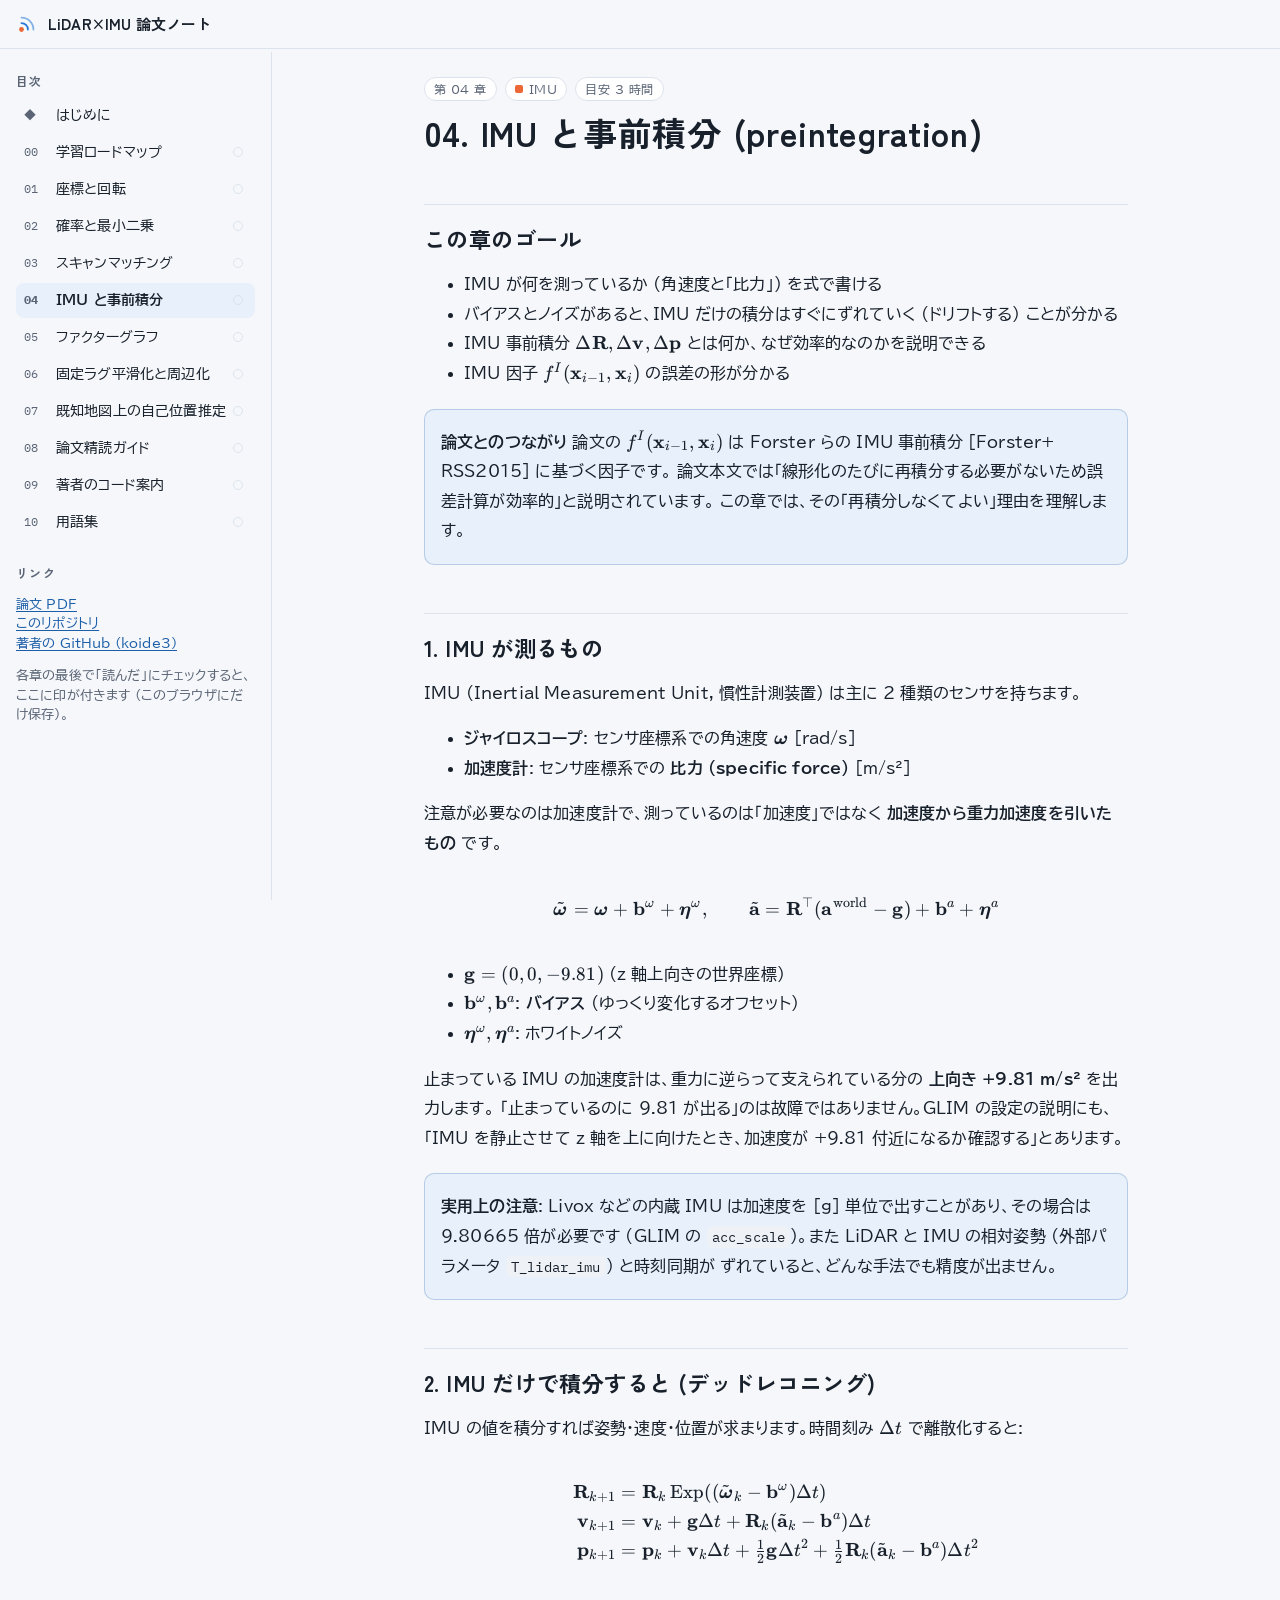
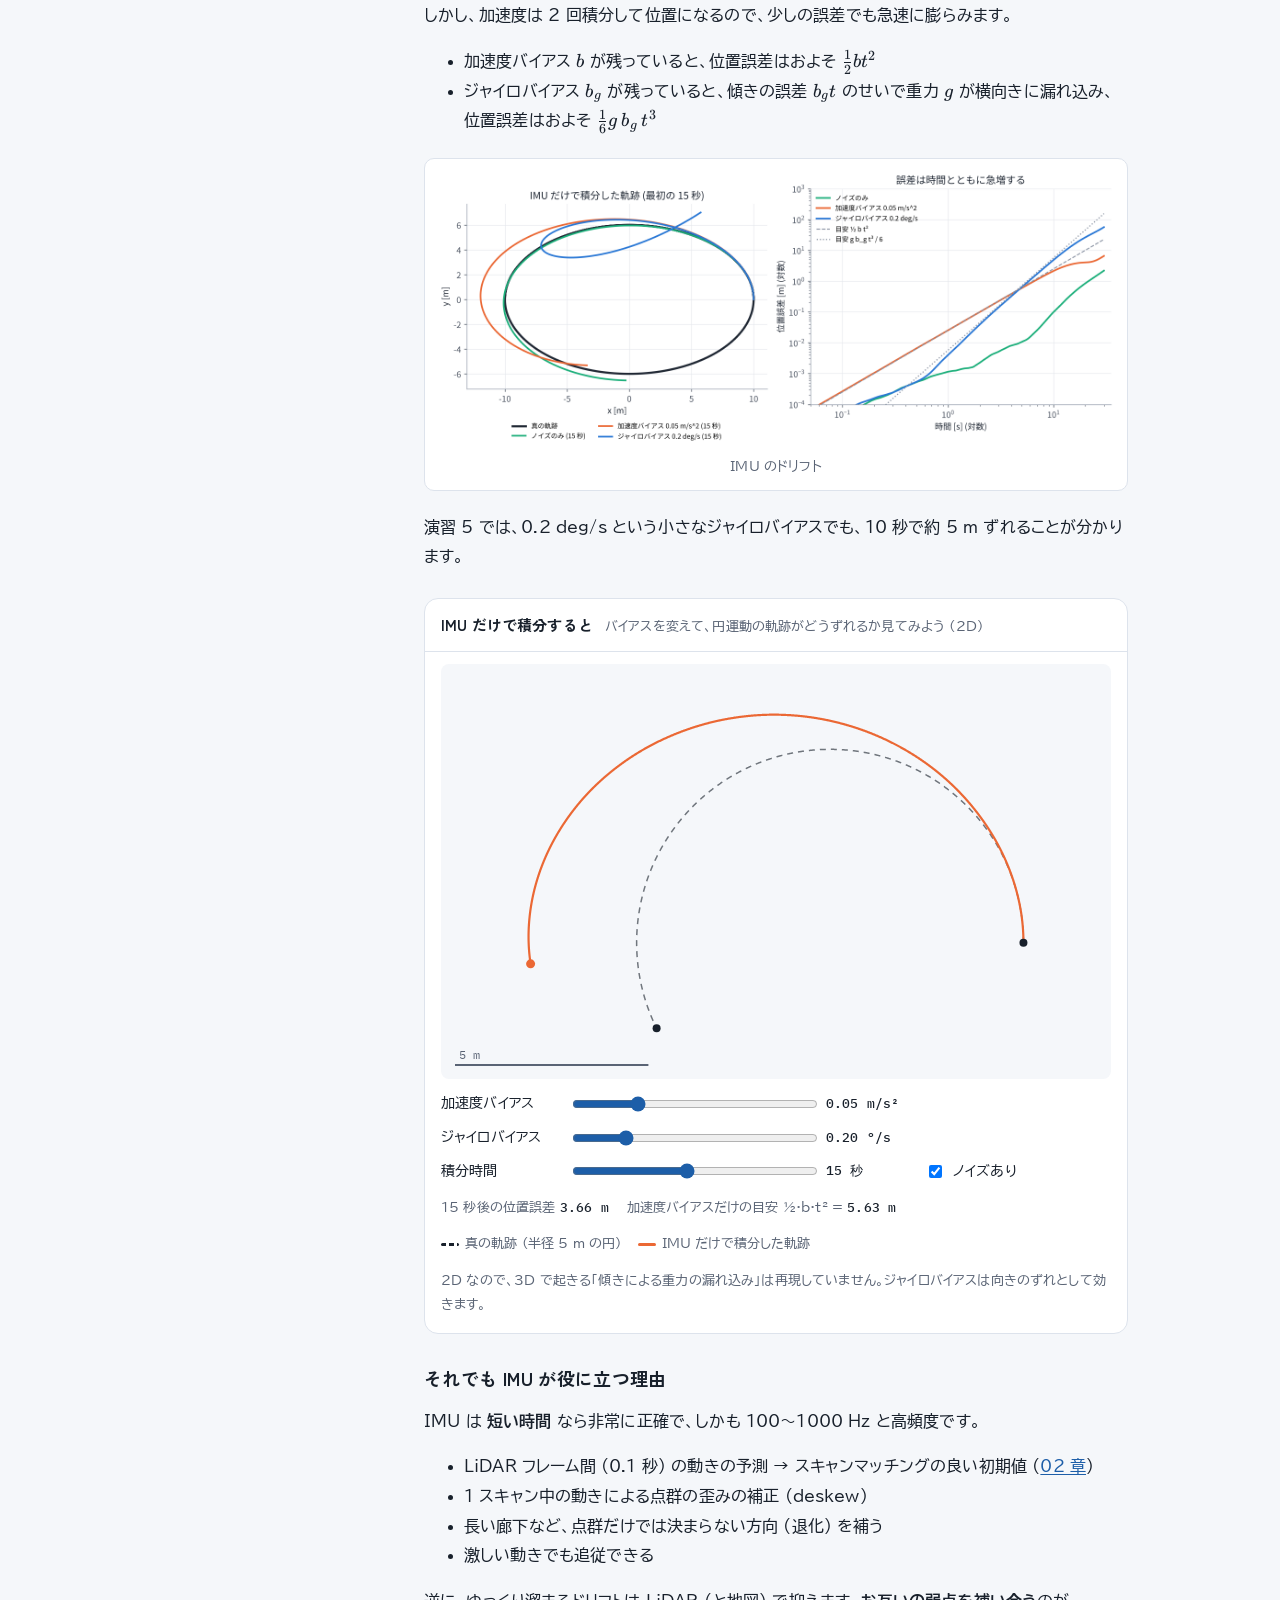
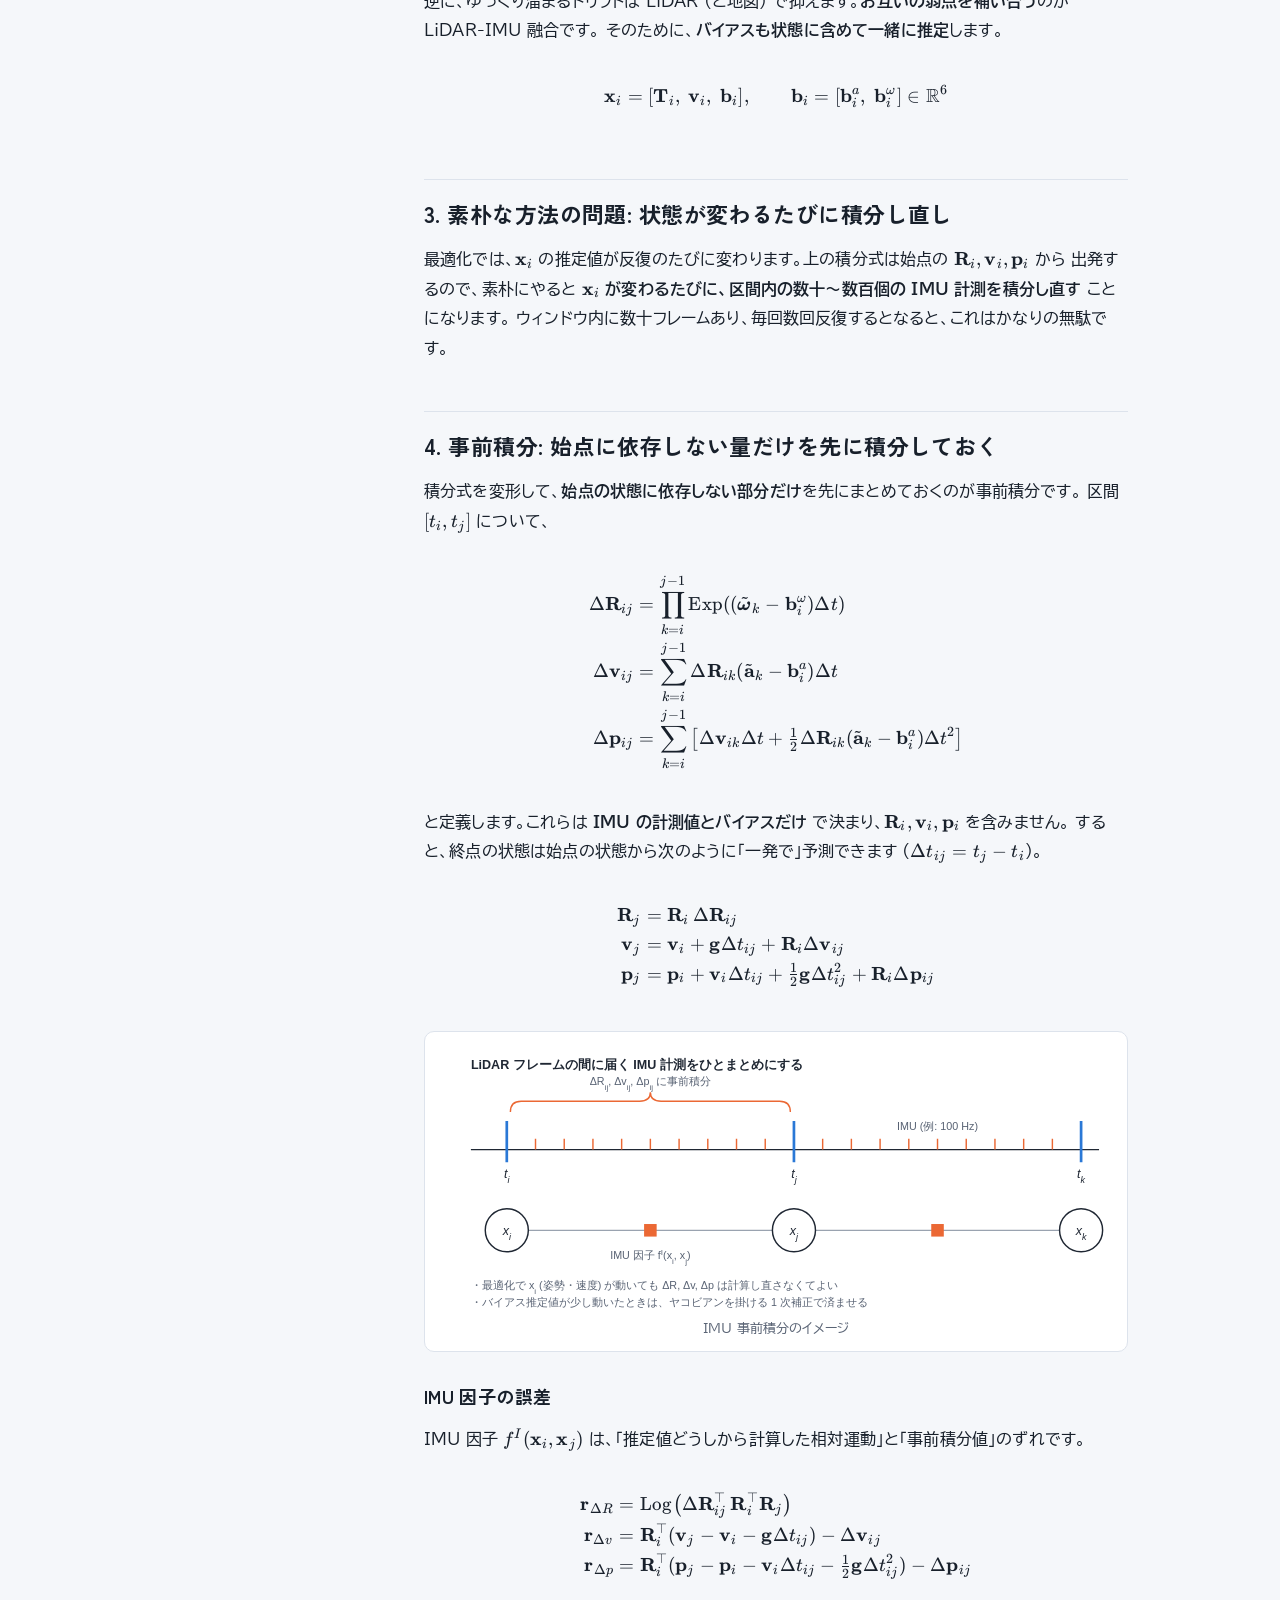
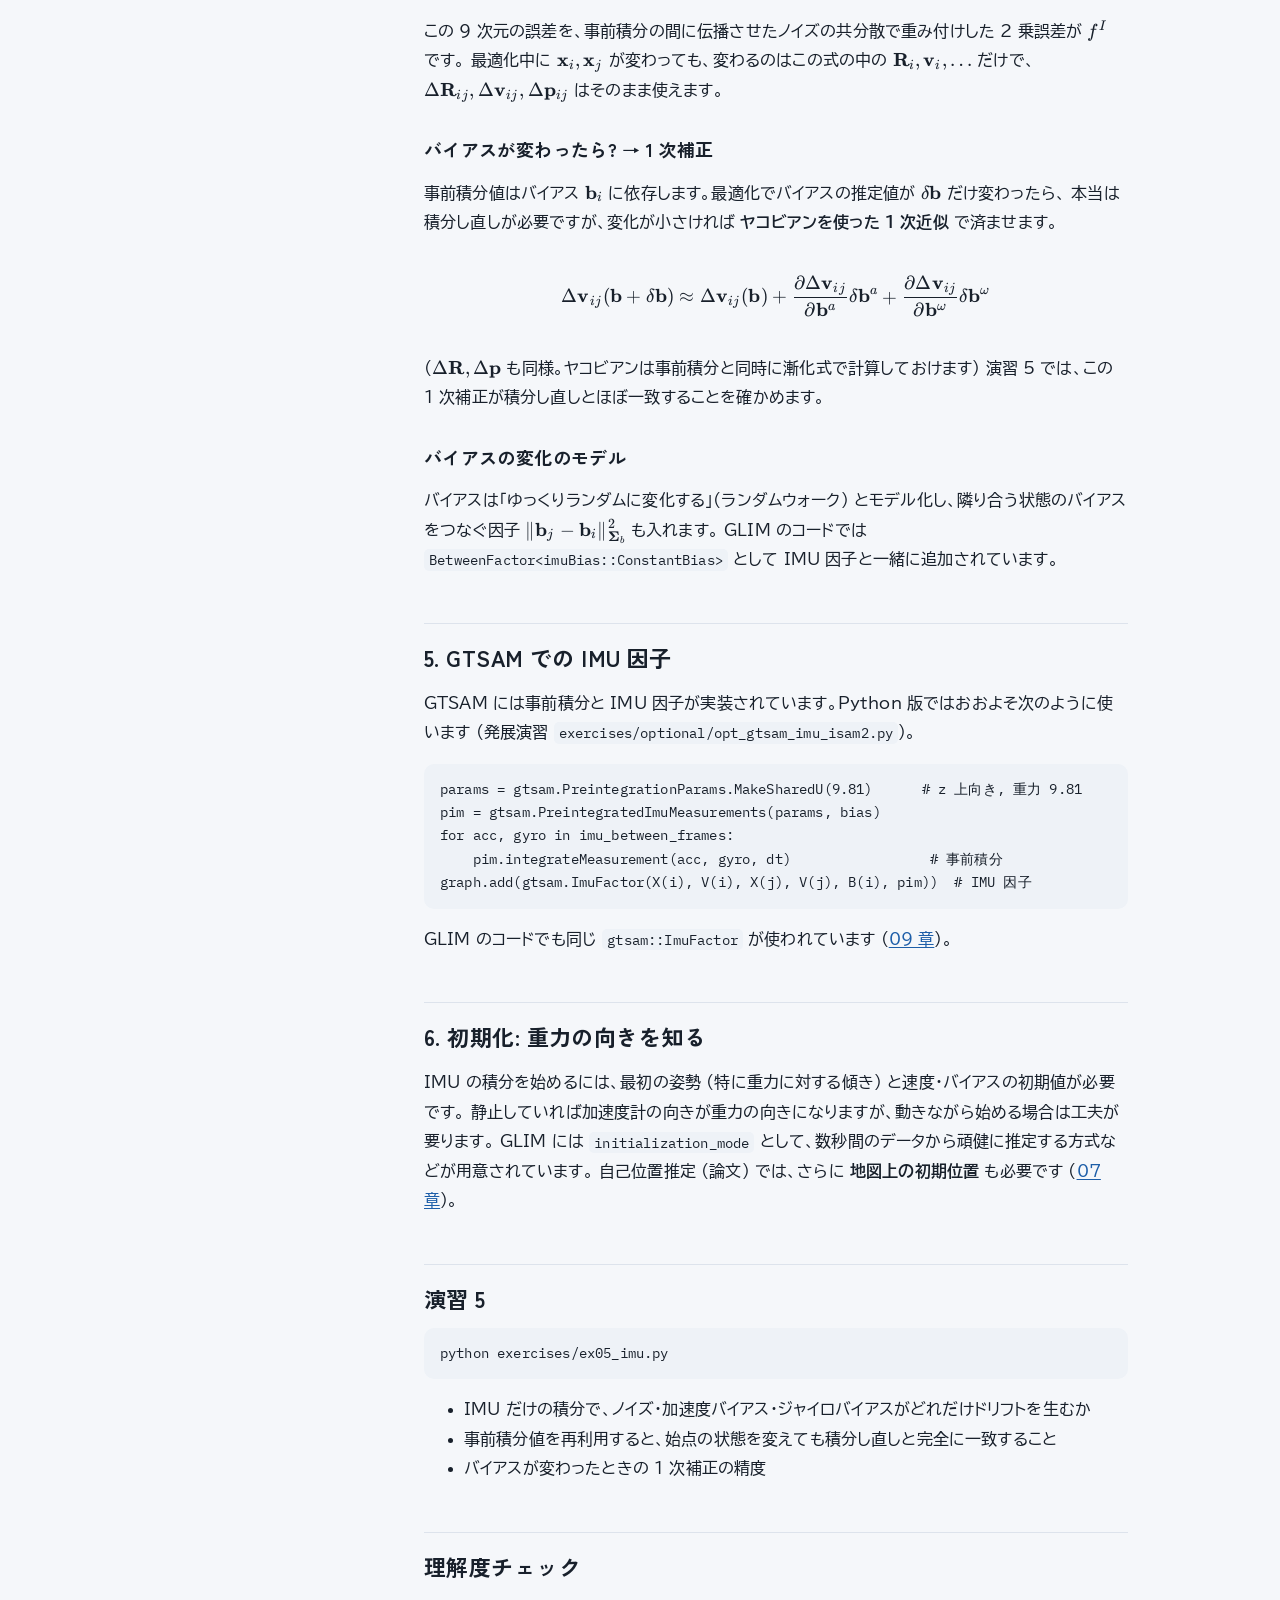
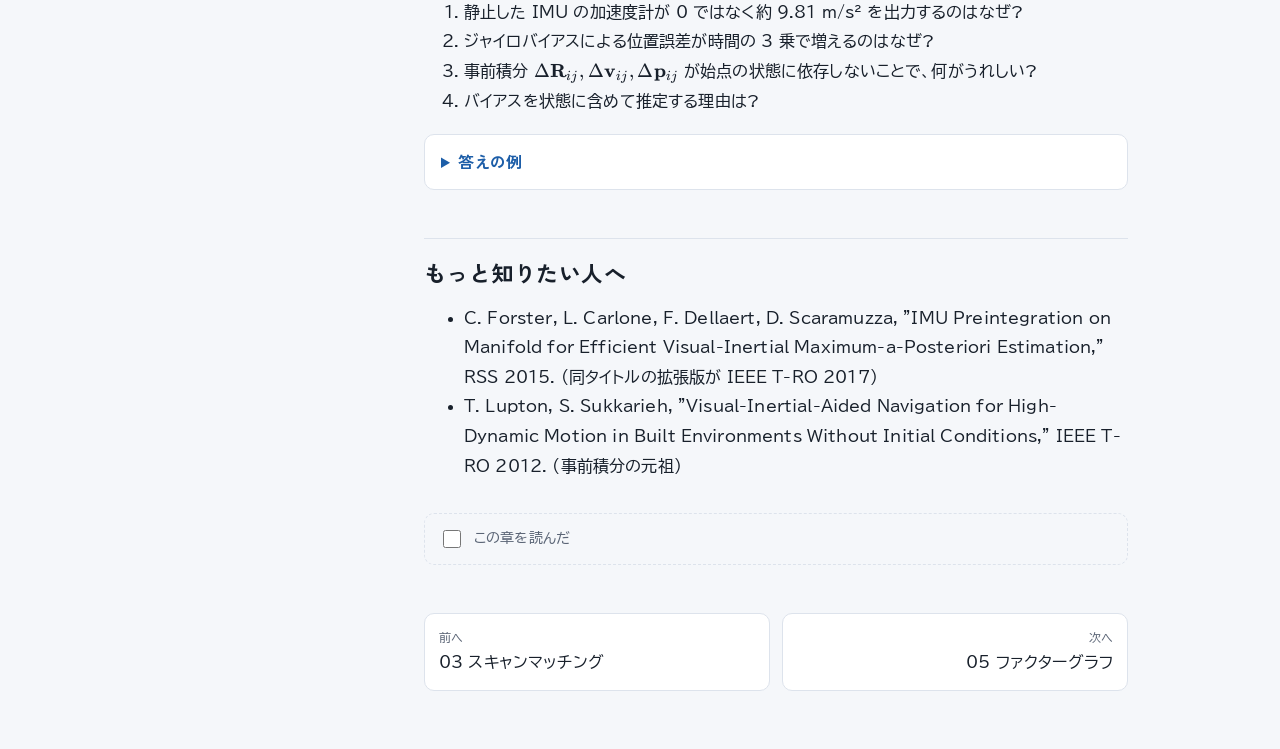
<file: html/04_imu_and_preintegration.html>
<!doctype html>
<html lang="ja">
<head>
<meta charset="utf-8">
<meta name="viewport" content="width=device-width, initial-scale=1, viewport-fit=cover">
<title>IMU と事前積分 | LiDAR×IMU 論文ノート</title>
<link rel="preconnect" href="https://fonts.googleapis.com">
<link rel="preconnect" href="https://fonts.gstatic.com" crossorigin>
<link rel="stylesheet" href="https://fonts.googleapis.com/css2?family=BIZ+UDPGothic:wght@400;700&family=IBM+Plex+Mono:wght@400;500&family=Zen+Kaku+Gothic+New:wght@500;700&display=swap">
<link rel="stylesheet" href="assets/style.css">
<link rel="stylesheet" href="assets/katex/katex.css">
<script defer src="assets/katex/katex.min.js"></script>
<script defer src="assets/katex/auto-render.min.js"></script>
</head>
<body>
<header class="topbar">
  <a class="brand" href="index.html"><svg class="brand-mark" viewBox="0 0 24 24" aria-hidden="true"><circle cx="6" cy="18" r="2.6" fill="var(--imu)"/><path d="M6 11a7 7 0 0 1 7 7" fill="none" stroke="var(--lidar)" stroke-width="2" stroke-linecap="round"/><path d="M6 5a13 13 0 0 1 13 13" fill="none" stroke="var(--lidar)" stroke-width="2" stroke-linecap="round" opacity=".55"/></svg><span>LiDAR×IMU 論文ノート</span></a>
  <button class="menu-btn" type="button" aria-expanded="false" aria-label="目次を開く">目次</button>
</header>
<div class="layout">
<nav class="rail" aria-label="章の一覧"><h2>目次</h2><ul class="toc"><li><a href="index.html"><span class="num">◆</span><span>はじめに</span><span></span></a></li><li><a href="00_roadmap.html"><span class="num">00</span><span>学習ロードマップ</span><span class="done" data-done-slug="00_roadmap" title="読了"></span></a></li><li><a href="01_coordinates_and_rotation.html"><span class="num">01</span><span>座標と回転</span><span class="done" data-done-slug="01_coordinates_and_rotation" title="読了"></span></a></li><li><a href="02_probability_and_least_squares.html"><span class="num">02</span><span>確率と最小二乗</span><span class="done" data-done-slug="02_probability_and_least_squares" title="読了"></span></a></li><li><a href="03_point_cloud_registration.html"><span class="num">03</span><span>スキャンマッチング</span><span class="done" data-done-slug="03_point_cloud_registration" title="読了"></span></a></li><li><a href="04_imu_and_preintegration.html" aria-current="page"><span class="num">04</span><span>IMU と事前積分</span><span class="done" data-done-slug="04_imu_and_preintegration" title="読了"></span></a></li><li><a href="05_factor_graph.html"><span class="num">05</span><span>ファクターグラフ</span><span class="done" data-done-slug="05_factor_graph" title="読了"></span></a></li><li><a href="06_fixed_lag_smoothing.html"><span class="num">06</span><span>固定ラグ平滑化と周辺化</span><span class="done" data-done-slug="06_fixed_lag_smoothing" title="読了"></span></a></li><li><a href="07_map_based_localization.html"><span class="num">07</span><span>既知地図上の自己位置推定</span><span class="done" data-done-slug="07_map_based_localization" title="読了"></span></a></li><li><a href="08_paper_walkthrough.html"><span class="num">08</span><span>論文精読ガイド</span><span class="done" data-done-slug="08_paper_walkthrough" title="読了"></span></a></li><li><a href="09_author_code_guide.html"><span class="num">09</span><span>著者のコード案内</span><span class="done" data-done-slug="09_author_code_guide" title="読了"></span></a></li><li><a href="10_glossary.html"><span class="num">10</span><span>用語集</span><span class="done" data-done-slug="10_glossary" title="読了"></span></a></li></ul><h2>リンク</h2><p class="rail-note"><a href="https://staff.aist.go.jp/k.koide/assets/pdf/robomech2023.pdf" target="_blank" rel="noopener">論文 PDF</a><br><a href="https://github.com/mamoru1126/study_lidar_and_imu" target="_blank" rel="noopener">このリポジトリ</a><br><a href="https://github.com/koide3" target="_blank" rel="noopener">著者の GitHub (koide3)</a></p><p class="rail-note">各章の最後で「読んだ」にチェックすると、ここに印が付きます (このブラウザにだけ保存)。</p></nav>
<main>
<article class="article">
<div class="chapter-meta"><span class="chip time">第 04 章</span><span class="chip imu">IMU</span><span class="chip time">目安 3 時間</span></div>
<h1 id="04-imu-と事前積分-preintegration">04. IMU と事前積分 (preintegration)</h1>
<h2 id="この章のゴール">この章のゴール</h2>
<ul>
<li>IMU が何を測っているか (角速度と「比力」) を式で書ける</li>
<li>バイアスとノイズがあると、IMU だけの積分はすぐにずれていく (ドリフトする) ことが分かる</li>
<li>IMU 事前積分 <span class="arithmatex">\(\Delta\mathbf{R}, \Delta\mathbf{v}, \Delta\mathbf{p}\)</span> とは何か、なぜ効率的なのかを説明できる</li>
<li>IMU 因子 <span class="arithmatex">\(f^I(\mathbf{x}_{i-1}, \mathbf{x}_i)\)</span> の誤差の形が分かる</li>
</ul>
<blockquote>
<p><strong>論文とのつながり</strong>
論文の <span class="arithmatex">\(f^I(\mathbf{x}_{i-1}, \mathbf{x}_i)\)</span> は Forster らの IMU 事前積分 [Forster+ RSS2015] に基づく因子です。
論文本文では「線形化のたびに再積分する必要がないため誤差計算が効率的」と説明されています。
この章では、その「再積分しなくてよい」理由を理解します。</p>
</blockquote>
<hr />
<h2 id="1-imu-が測るもの">1. IMU が測るもの</h2>
<p>IMU (Inertial Measurement Unit, 慣性計測装置) は主に 2 種類のセンサを持ちます。</p>
<ul>
<li><strong>ジャイロスコープ</strong>: センサ座標系での角速度 <span class="arithmatex">\(\boldsymbol{\omega}\)</span> [rad/s]</li>
<li><strong>加速度計</strong>: センサ座標系での <strong>比力 (specific force)</strong> [m/s²]</li>
</ul>
<p>注意が必要なのは加速度計で、測っているのは「加速度」ではなく <strong>加速度から重力加速度を引いたもの</strong> です。</p>
<div class="arithmatex">\[
\tilde{\boldsymbol{\omega}} = \boldsymbol{\omega} + \mathbf{b}^{\omega} + \boldsymbol{\eta}^{\omega},
\qquad
\tilde{\mathbf{a}} = \mathbf{R}^\top(\mathbf{a}^{\text{world}} - \mathbf{g}) + \mathbf{b}^{a} + \boldsymbol{\eta}^{a}
\]</div>
<ul>
<li><span class="arithmatex">\(\mathbf{g} = (0, 0, -9.81)\)</span> (z 軸上向きの世界座標)</li>
<li><span class="arithmatex">\(\mathbf{b}^{\omega}, \mathbf{b}^{a}\)</span>: <strong>バイアス</strong> (ゆっくり変化するオフセット)</li>
<li><span class="arithmatex">\(\boldsymbol{\eta}^{\omega}, \boldsymbol{\eta}^{a}\)</span>: ホワイトノイズ</li>
</ul>
<p>止まっている IMU の加速度計は、重力に逆らって支えられている分の <strong>上向き +9.81 m/s²</strong> を出力します。
「止まっているのに 9.81 が出る」のは故障ではありません。GLIM の設定の説明にも、
「IMU を静止させて z 軸を上に向けたとき、加速度が +9.81 付近になるか確認する」とあります。</p>
<blockquote>
<p><strong>実用上の注意</strong>: Livox などの内蔵 IMU は加速度を [g] 単位で出すことがあり、その場合は 9.80665 倍が必要です
(GLIM の <code>acc_scale</code>)。また LiDAR と IMU の相対姿勢 (外部パラメータ <code>T_lidar_imu</code>) と時刻同期が
ずれていると、どんな手法でも精度が出ません。</p>
</blockquote>
<h2 id="2-imu-だけで積分すると-デッドレコニング">2. IMU だけで積分すると (デッドレコニング)</h2>
<p>IMU の値を積分すれば姿勢・速度・位置が求まります。時間刻み <span class="arithmatex">\(\Delta t\)</span> で離散化すると:</p>
<div class="arithmatex">\[
\begin{aligned}
\mathbf{R}_{k+1} &= \mathbf{R}_k \operatorname{Exp}\!\left((\tilde{\boldsymbol{\omega}}_k - \mathbf{b}^{\omega})\Delta t\right) \\
\mathbf{v}_{k+1} &= \mathbf{v}_k + \mathbf{g}\Delta t + \mathbf{R}_k(\tilde{\mathbf{a}}_k - \mathbf{b}^{a})\Delta t \\
\mathbf{p}_{k+1} &= \mathbf{p}_k + \mathbf{v}_k\Delta t + \tfrac{1}{2}\mathbf{g}\Delta t^2 + \tfrac{1}{2}\mathbf{R}_k(\tilde{\mathbf{a}}_k - \mathbf{b}^{a})\Delta t^2
\end{aligned}
\]</div>
<p>しかし、加速度は 2 回積分して位置になるので、少しの誤差でも急速に膨らみます。</p>
<ul>
<li>加速度バイアス <span class="arithmatex">\(b\)</span> が残っていると、位置誤差はおよそ <span class="arithmatex">\(\frac{1}{2} b t^2\)</span></li>
<li>ジャイロバイアス <span class="arithmatex">\(b_g\)</span> が残っていると、傾きの誤差 <span class="arithmatex">\(b_g t\)</span> のせいで重力 <span class="arithmatex">\(g\)</span> が横向きに漏れ込み、
  位置誤差はおよそ <span class="arithmatex">\(\frac{1}{6} g\, b_g\, t^3\)</span></li>
</ul>
<p><img alt="IMU のドリフト" src="figures/ex05_imu_drift.png" /></p>
<p>演習 5 では、0.2 deg/s という小さなジャイロバイアスでも、10 秒で約 5 m ずれることが分かります。</p>
<div data-demo="imu"></div>

<h3 id="それでも-imu-が役に立つ理由">それでも IMU が役に立つ理由</h3>
<p>IMU は <strong>短い時間</strong> なら非常に正確で、しかも 100〜1000 Hz と高頻度です。</p>
<ul>
<li>LiDAR フレーム間 (0.1 秒) の動きの予測 → スキャンマッチングの良い初期値 (<a href="02_probability_and_least_squares.html">02 章</a>)</li>
<li>1 スキャン中の動きによる点群の歪みの補正 (deskew)</li>
<li>長い廊下など、点群だけでは決まらない方向 (退化) を補う</li>
<li>激しい動きでも追従できる</li>
</ul>
<p>逆に、ゆっくり溜まるドリフトは LiDAR (と地図) で抑えます。<strong>お互いの弱点を補い合う</strong>のが LiDAR-IMU 融合です。
そのために、<strong>バイアスも状態に含めて一緒に推定</strong>します。</p>
<div class="arithmatex">\[
\mathbf{x}_i = [\mathbf{T}_i,\ \mathbf{v}_i,\ \mathbf{b}_i], \qquad \mathbf{b}_i = [\mathbf{b}^a_i,\ \mathbf{b}^{\omega}_i] \in \mathbb{R}^6
\]</div>
<h2 id="3-素朴な方法の問題-状態が変わるたびに積分し直し">3. 素朴な方法の問題: 状態が変わるたびに積分し直し</h2>
<p>最適化では、<span class="arithmatex">\(\mathbf{x}_i\)</span> の推定値が反復のたびに変わります。上の積分式は始点の <span class="arithmatex">\(\mathbf{R}_i, \mathbf{v}_i, \mathbf{p}_i\)</span> から
出発するので、素朴にやると <strong><span class="arithmatex">\(\mathbf{x}_i\)</span> が変わるたびに、区間内の数十〜数百個の IMU 計測を積分し直す</strong> ことになります。
ウィンドウ内に数十フレームあり、毎回数回反復するとなると、これはかなりの無駄です。</p>
<h2 id="4-事前積分-始点に依存しない量だけを先に積分しておく">4. 事前積分: 始点に依存しない量だけを先に積分しておく</h2>
<p>積分式を変形して、<strong>始点の状態に依存しない部分だけ</strong>を先にまとめておくのが事前積分です。
区間 <span class="arithmatex">\([t_i, t_j]\)</span> について、</p>
<div class="arithmatex">\[
\begin{aligned}
\Delta\mathbf{R}_{ij} &= \prod_{k=i}^{j-1} \operatorname{Exp}\!\left((\tilde{\boldsymbol{\omega}}_k - \mathbf{b}^{\omega}_i)\Delta t\right) \\
\Delta\mathbf{v}_{ij} &= \sum_{k=i}^{j-1} \Delta\mathbf{R}_{ik}(\tilde{\mathbf{a}}_k - \mathbf{b}^{a}_i)\Delta t \\
\Delta\mathbf{p}_{ij} &= \sum_{k=i}^{j-1} \left[\Delta\mathbf{v}_{ik}\Delta t + \tfrac{1}{2}\Delta\mathbf{R}_{ik}(\tilde{\mathbf{a}}_k - \mathbf{b}^{a}_i)\Delta t^2\right]
\end{aligned}
\]</div>
<p>と定義します。これらは <strong>IMU の計測値とバイアスだけ</strong> で決まり、<span class="arithmatex">\(\mathbf{R}_i, \mathbf{v}_i, \mathbf{p}_i\)</span> を含みません。
すると、終点の状態は始点の状態から次のように「一発で」予測できます (<span class="arithmatex">\(\Delta t_{ij} = t_j - t_i\)</span>)。</p>
<div class="arithmatex">\[
\begin{aligned}
\mathbf{R}_j &= \mathbf{R}_i\,\Delta\mathbf{R}_{ij} \\
\mathbf{v}_j &= \mathbf{v}_i + \mathbf{g}\Delta t_{ij} + \mathbf{R}_i\Delta\mathbf{v}_{ij} \\
\mathbf{p}_j &= \mathbf{p}_i + \mathbf{v}_i\Delta t_{ij} + \tfrac{1}{2}\mathbf{g}\Delta t_{ij}^2 + \mathbf{R}_i\Delta\mathbf{p}_{ij}
\end{aligned}
\]</div>
<p><img alt="IMU 事前積分のイメージ" src="figures/fig_imu_preintegration.svg" /></p>
<h3 id="imu-因子の誤差">IMU 因子の誤差</h3>
<p>IMU 因子 <span class="arithmatex">\(f^I(\mathbf{x}_i, \mathbf{x}_j)\)</span> は、「推定値どうしから計算した相対運動」と「事前積分値」のずれです。</p>
<div class="arithmatex">\[
\begin{aligned}
\mathbf{r}_{\Delta R} &= \operatorname{Log}\!\left(\Delta\mathbf{R}_{ij}^\top\,\mathbf{R}_i^\top\mathbf{R}_j\right) \\
\mathbf{r}_{\Delta v} &= \mathbf{R}_i^\top(\mathbf{v}_j - \mathbf{v}_i - \mathbf{g}\Delta t_{ij}) - \Delta\mathbf{v}_{ij} \\
\mathbf{r}_{\Delta p} &= \mathbf{R}_i^\top(\mathbf{p}_j - \mathbf{p}_i - \mathbf{v}_i\Delta t_{ij} - \tfrac{1}{2}\mathbf{g}\Delta t_{ij}^2) - \Delta\mathbf{p}_{ij}
\end{aligned}
\]</div>
<p>この 9 次元の誤差を、事前積分の間に伝播させたノイズの共分散で重み付けした 2 乗誤差が <span class="arithmatex">\(f^I\)</span> です。
最適化中に <span class="arithmatex">\(\mathbf{x}_i, \mathbf{x}_j\)</span> が変わっても、変わるのはこの式の中の <span class="arithmatex">\(\mathbf{R}_i, \mathbf{v}_i, \ldots\)</span> だけで、
<span class="arithmatex">\(\Delta\mathbf{R}_{ij}, \Delta\mathbf{v}_{ij}, \Delta\mathbf{p}_{ij}\)</span> はそのまま使えます。</p>
<h3 id="バイアスが変わったら--1-次補正">バイアスが変わったら? → 1 次補正</h3>
<p>事前積分値はバイアス <span class="arithmatex">\(\mathbf{b}_i\)</span> に依存します。最適化でバイアスの推定値が <span class="arithmatex">\(\delta\mathbf{b}\)</span> だけ変わったら、
本当は積分し直しが必要ですが、変化が小さければ <strong>ヤコビアンを使った 1 次近似</strong> で済ませます。</p>
<div class="arithmatex">\[
\Delta\mathbf{v}_{ij}(\mathbf{b} + \delta\mathbf{b}) \approx \Delta\mathbf{v}_{ij}(\mathbf{b})
+ \frac{\partial \Delta\mathbf{v}_{ij}}{\partial \mathbf{b}^a}\delta\mathbf{b}^a
+ \frac{\partial \Delta\mathbf{v}_{ij}}{\partial \mathbf{b}^\omega}\delta\mathbf{b}^\omega
\]</div>
<p>(<span class="arithmatex">\(\Delta\mathbf{R}, \Delta\mathbf{p}\)</span> も同様。ヤコビアンは事前積分と同時に漸化式で計算しておけます)
演習 5 では、この 1 次補正が積分し直しとほぼ一致することを確かめます。</p>
<h3 id="バイアスの変化のモデル">バイアスの変化のモデル</h3>
<p>バイアスは「ゆっくりランダムに変化する」(ランダムウォーク) とモデル化し、隣り合う状態のバイアスをつなぐ因子
<span class="arithmatex">\(\lVert\mathbf{b}_j - \mathbf{b}_i\rVert^2_{\boldsymbol{\Sigma}_b}\)</span> も入れます。
GLIM のコードでは <code>BetweenFactor&lt;imuBias::ConstantBias&gt;</code> として IMU 因子と一緒に追加されています。</p>
<h2 id="5-gtsam-での-imu-因子">5. GTSAM での IMU 因子</h2>
<p>GTSAM には事前積分と IMU 因子が実装されています。Python 版ではおおよそ次のように使います
(発展演習 <code>exercises/optional/opt_gtsam_imu_isam2.py</code>)。</p>
<div class="highlight"><pre><span></span><code><span class="n">params</span> <span class="o">=</span> <span class="n">gtsam</span><span class="o">.</span><span class="n">PreintegrationParams</span><span class="o">.</span><span class="n">MakeSharedU</span><span class="p">(</span><span class="mf">9.81</span><span class="p">)</span>      <span class="c1"># z 上向き, 重力 9.81</span>
<span class="n">pim</span> <span class="o">=</span> <span class="n">gtsam</span><span class="o">.</span><span class="n">PreintegratedImuMeasurements</span><span class="p">(</span><span class="n">params</span><span class="p">,</span> <span class="n">bias</span><span class="p">)</span>
<span class="k">for</span> <span class="n">acc</span><span class="p">,</span> <span class="n">gyro</span> <span class="ow">in</span> <span class="n">imu_between_frames</span><span class="p">:</span>
    <span class="n">pim</span><span class="o">.</span><span class="n">integrateMeasurement</span><span class="p">(</span><span class="n">acc</span><span class="p">,</span> <span class="n">gyro</span><span class="p">,</span> <span class="n">dt</span><span class="p">)</span>                 <span class="c1"># 事前積分</span>
<span class="n">graph</span><span class="o">.</span><span class="n">add</span><span class="p">(</span><span class="n">gtsam</span><span class="o">.</span><span class="n">ImuFactor</span><span class="p">(</span><span class="n">X</span><span class="p">(</span><span class="n">i</span><span class="p">),</span> <span class="n">V</span><span class="p">(</span><span class="n">i</span><span class="p">),</span> <span class="n">X</span><span class="p">(</span><span class="n">j</span><span class="p">),</span> <span class="n">V</span><span class="p">(</span><span class="n">j</span><span class="p">),</span> <span class="n">B</span><span class="p">(</span><span class="n">i</span><span class="p">),</span> <span class="n">pim</span><span class="p">))</span>  <span class="c1"># IMU 因子</span>
</code></pre></div>
<p>GLIM のコードでも同じ <code>gtsam::ImuFactor</code> が使われています (<a href="09_author_code_guide.html">09 章</a>)。</p>
<h2 id="6-初期化-重力の向きを知る">6. 初期化: 重力の向きを知る</h2>
<p>IMU の積分を始めるには、最初の姿勢 (特に重力に対する傾き) と速度・バイアスの初期値が必要です。
静止していれば加速度計の向きが重力の向きになりますが、動きながら始める場合は工夫が要ります。
GLIM には <code>initialization_mode</code> として、数秒間のデータから頑健に推定する方式などが用意されています。
自己位置推定 (論文) では、さらに <strong>地図上の初期位置</strong> も必要です (<a href="07_map_based_localization.html">07 章</a>)。</p>
<h2 id="演習-5">演習 5</h2>
<div class="highlight"><pre><span></span><code>python<span class="w"> </span>exercises/ex05_imu.py
</code></pre></div>
<ul>
<li>IMU だけの積分で、ノイズ・加速度バイアス・ジャイロバイアスがどれだけドリフトを生むか</li>
<li>事前積分値を再利用すると、始点の状態を変えても積分し直しと完全に一致すること</li>
<li>バイアスが変わったときの 1 次補正の精度</li>
</ul>
<h2 id="理解度チェック">理解度チェック</h2>
<ol>
<li>静止した IMU の加速度計が 0 ではなく約 9.81 m/s² を出力するのはなぜ?</li>
<li>ジャイロバイアスによる位置誤差が時間の 3 乗で増えるのはなぜ?</li>
<li>事前積分 <span class="arithmatex">\(\Delta\mathbf{R}_{ij}, \Delta\mathbf{v}_{ij}, \Delta\mathbf{p}_{ij}\)</span> が始点の状態に依存しないことで、何がうれしい?</li>
<li>バイアスを状態に含めて推定する理由は?</li>
</ol>
<details>
<summary>答えの例</summary>
<ol>
<li>加速度計は「加速度 − 重力加速度」(比力) を測る。静止時は加速度 0 なので、−g = 上向き 9.81 が出る。</li>
<li>バイアスで姿勢の傾き誤差が <span class="arithmatex">\(b_g t\)</span> と時間に比例して増え、それによって重力 <span class="arithmatex">\(g\)</span> の一部 (<span class="arithmatex">\(g\,b_g t\)</span>) が水平方向の加速度誤差になる。これを 2 回積分すると <span class="arithmatex">\(t^3\)</span> に比例する。</li>
<li>最適化で状態が何度変わっても、IMU 計測の積分をやり直さずに済む (残差の計算が速い)。</li>
<li>バイアスは機体・温度・時間で変わり事前に正確には分からないが、残っていると積分誤差が急増する。LiDAR の情報と一緒に推定すれば、オンラインで補正できる。</li>
</ol>
</details>
<h2 id="もっと知りたい人へ">もっと知りたい人へ</h2>
<ul>
<li>C. Forster, L. Carlone, F. Dellaert, D. Scaramuzza, "IMU Preintegration on Manifold for Efficient Visual-Inertial Maximum-a-Posteriori Estimation," RSS 2015. (同タイトルの拡張版が IEEE T-RO 2017)</li>
<li>T. Lupton, S. Sukkarieh, "Visual-Inertial-Aided Navigation for High-Dynamic Motion in Built Environments Without Initial Conditions," IEEE T-RO 2012. (事前積分の元祖)</li>
</ul>
<label class="read-toggle"><input type="checkbox" id="read-toggle" data-slug="04_imu_and_preintegration"> この章を読んだ</label>
<nav class="pager" aria-label="前後の章"><a class="prev" href="03_point_cloud_registration.html"><small>前へ</small>03 スキャンマッチング</a><a class="next" href="05_factor_graph.html"><small>次へ</small>05 ファクターグラフ</a></nav>
</article>
</main>
</div>
<script src="assets/app.js"></script>
<script src="assets/demos.js"></script>
</body>
</html>
</file>
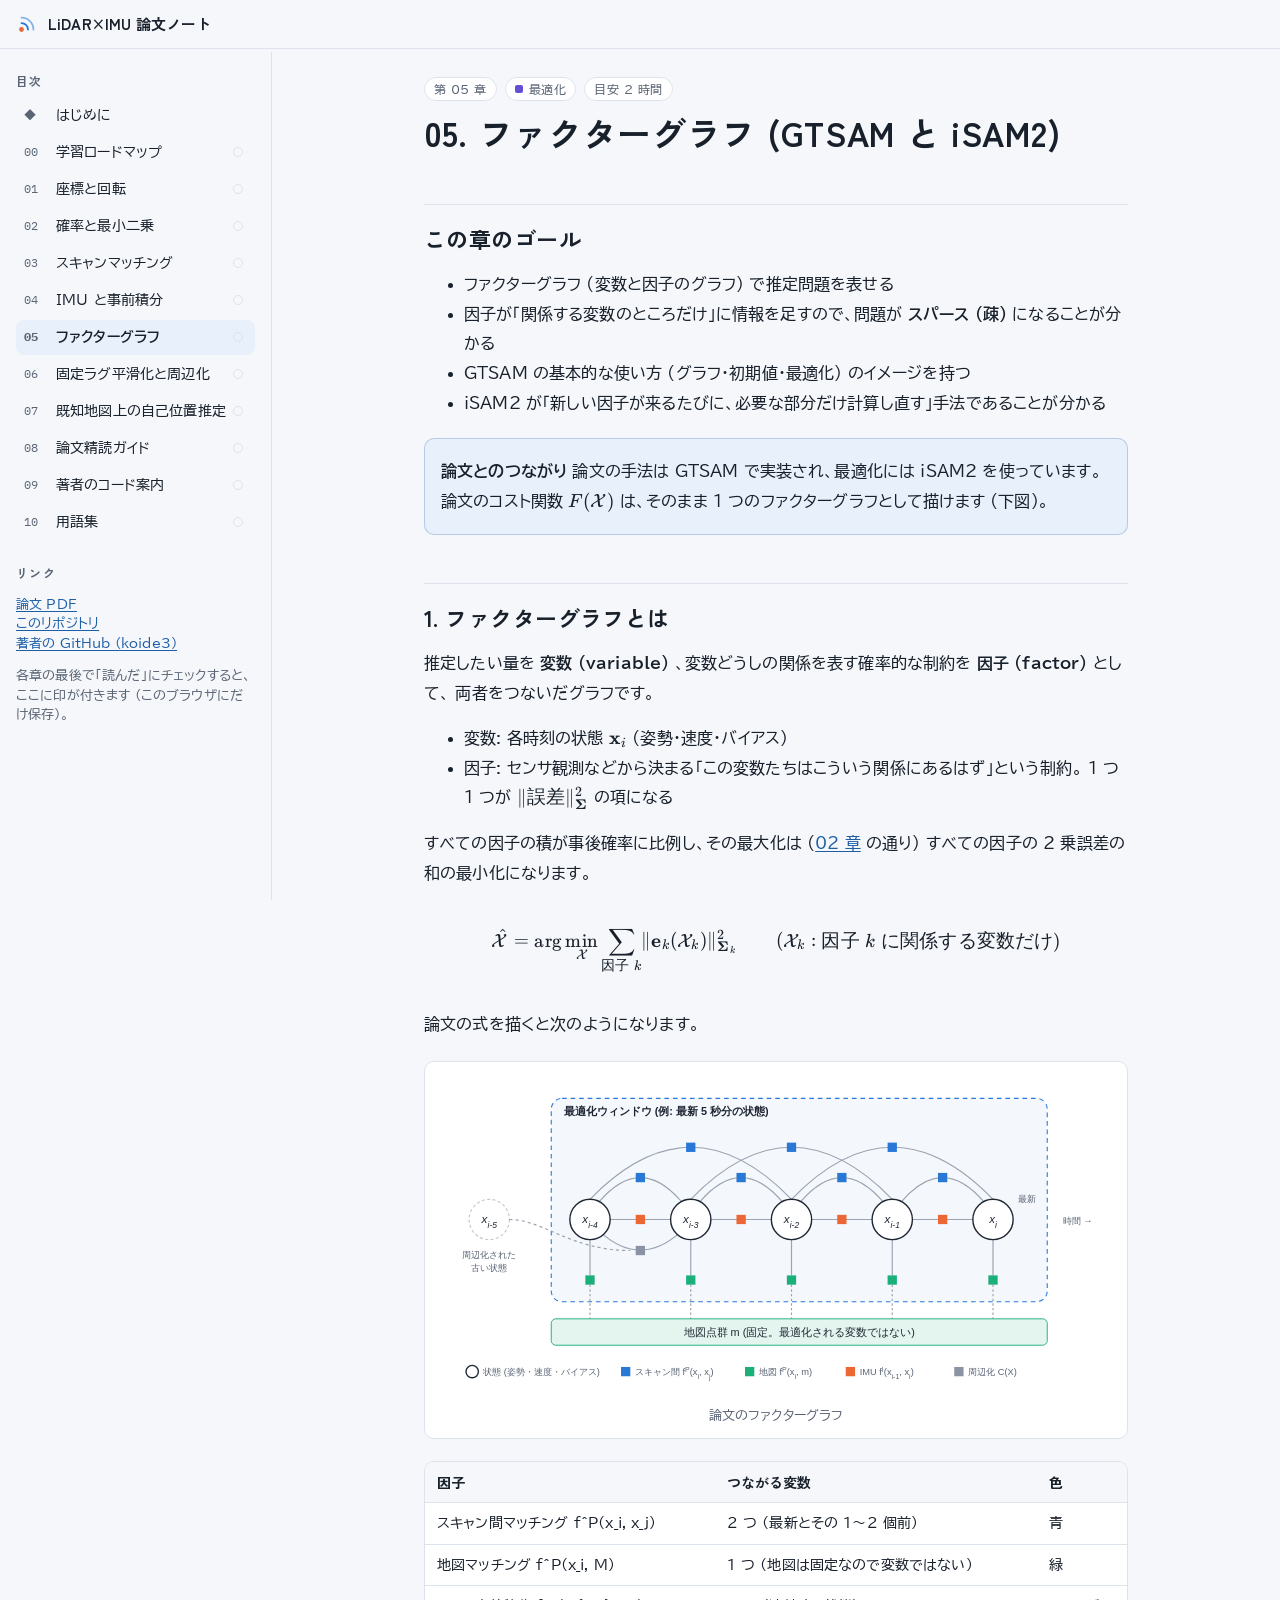
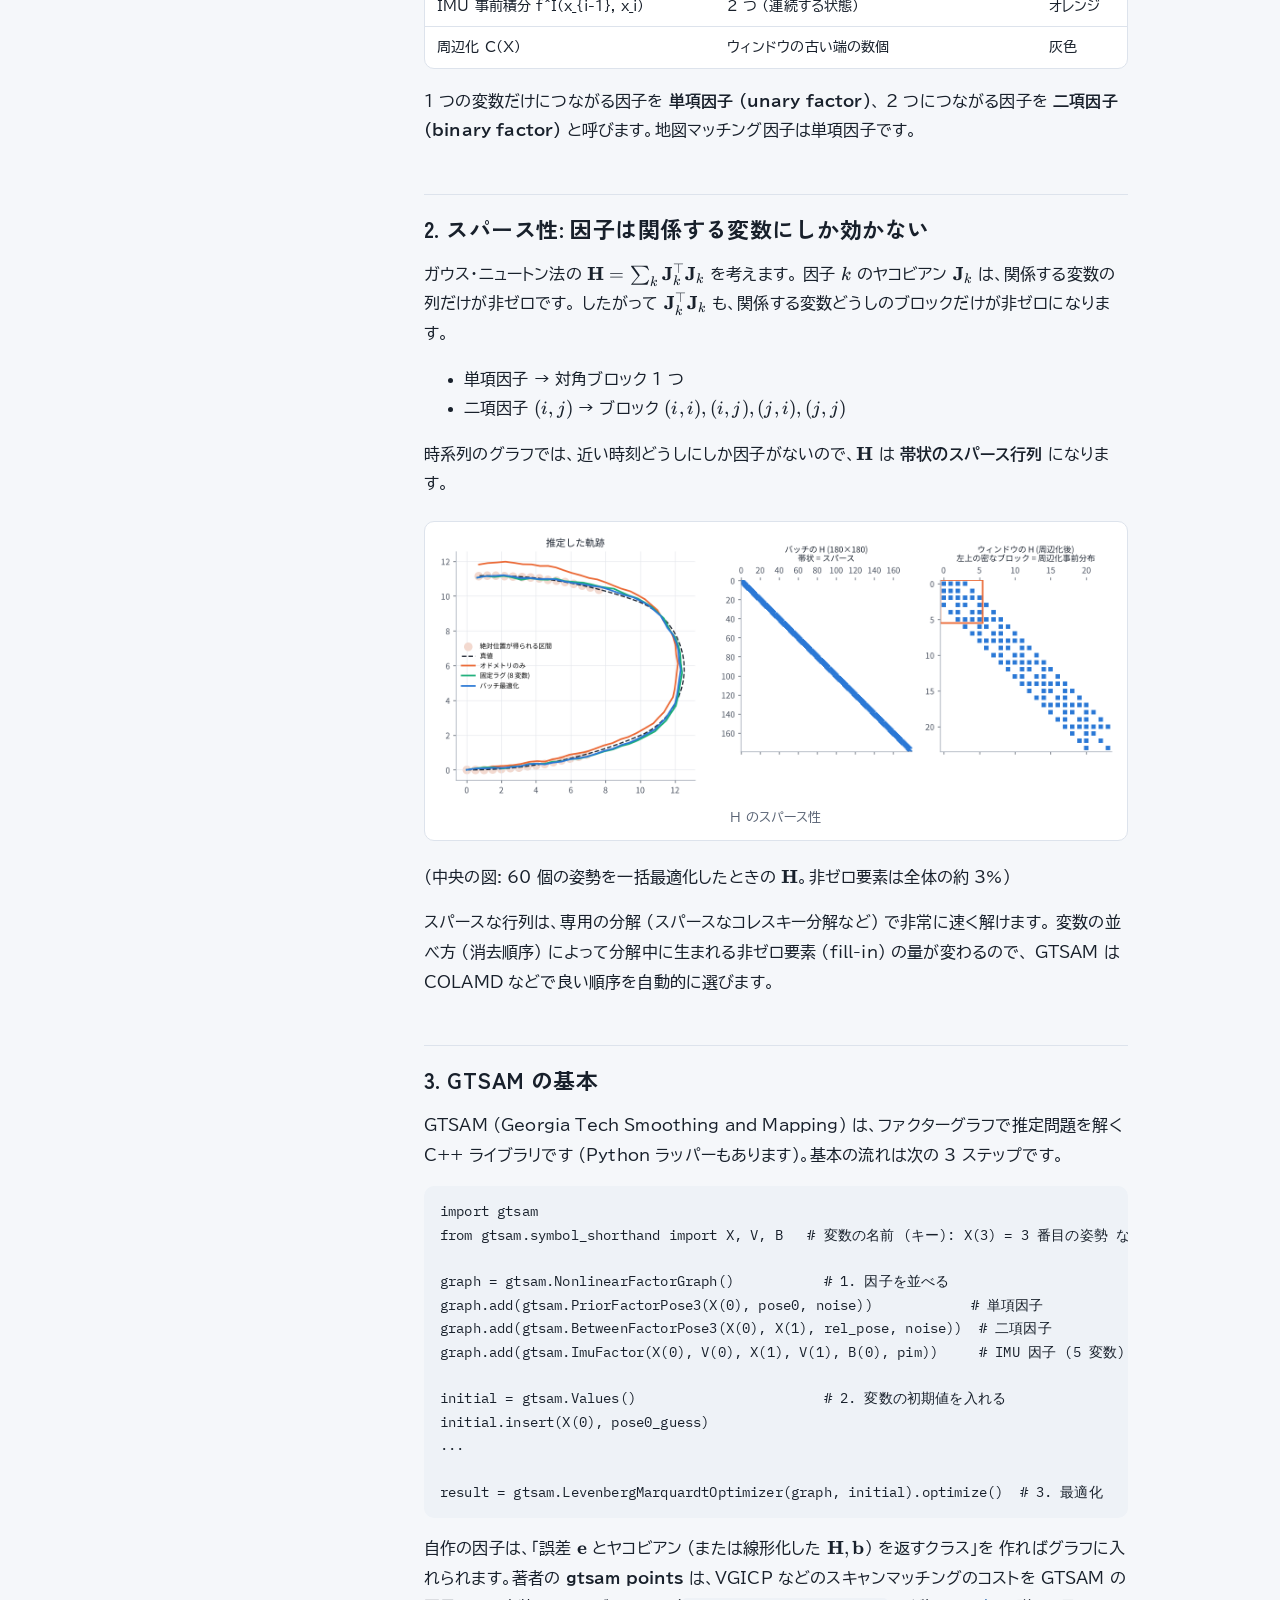
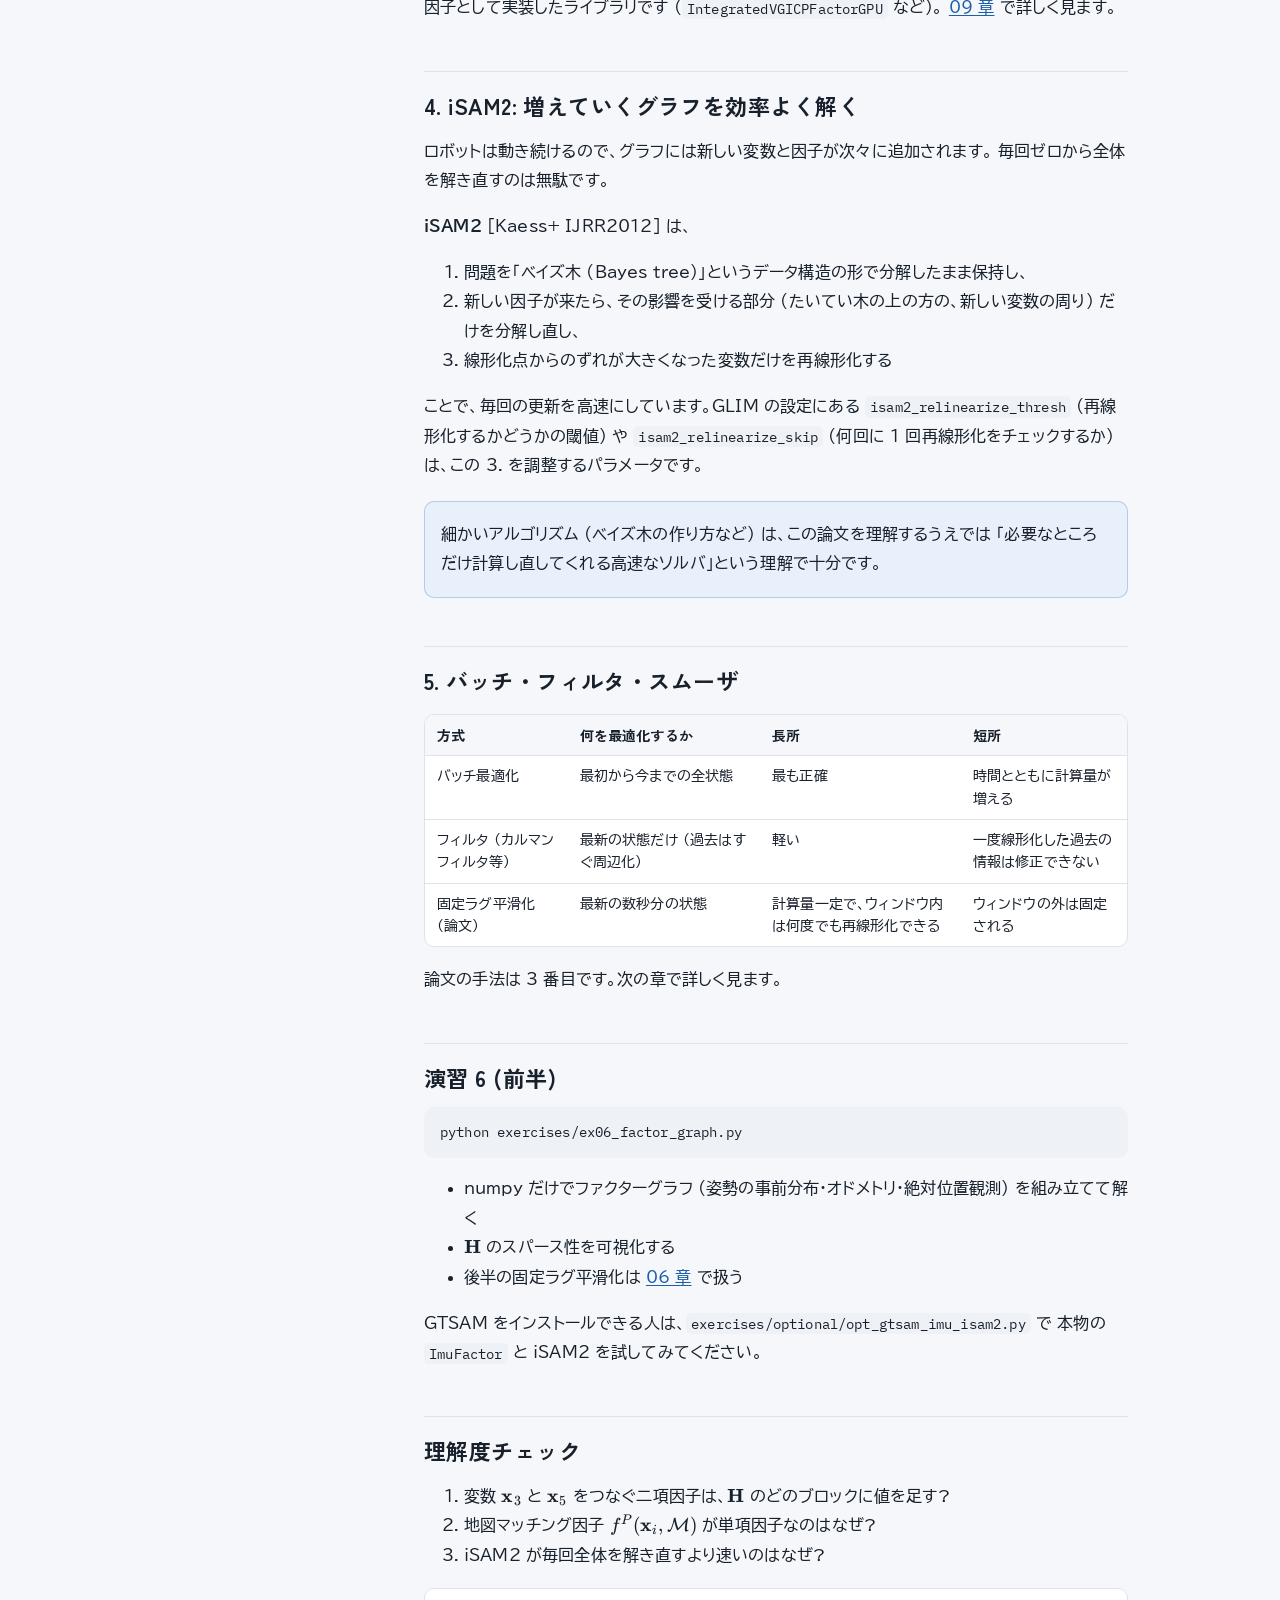
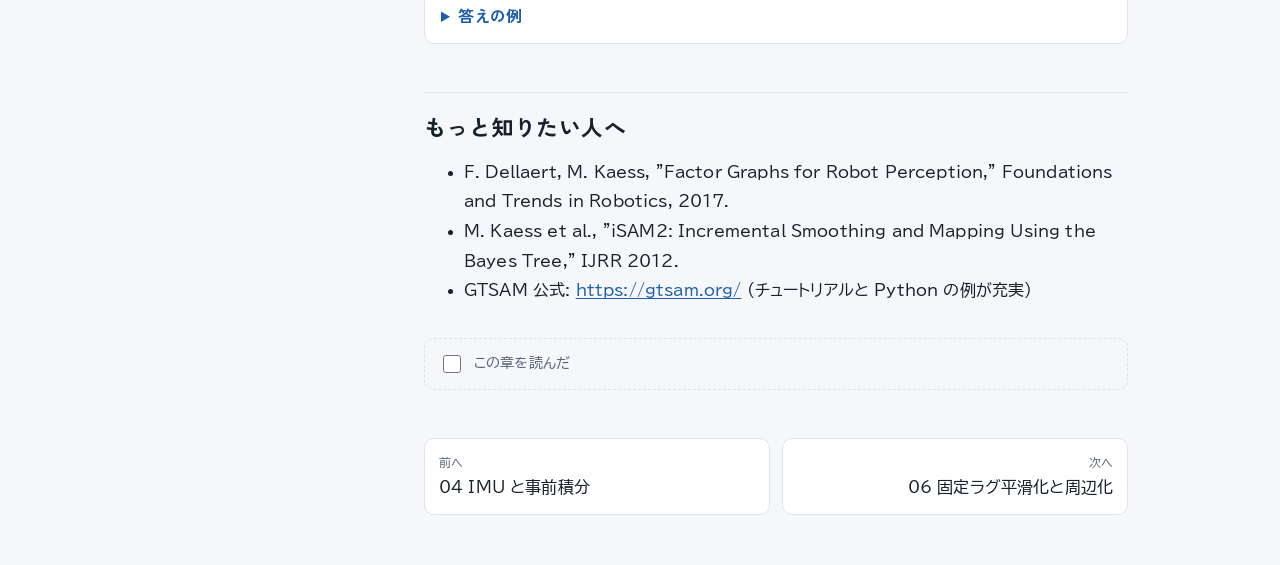
<file: html/05_factor_graph.html>
<!doctype html>
<html lang="ja">
<head>
<meta charset="utf-8">
<meta name="viewport" content="width=device-width, initial-scale=1, viewport-fit=cover">
<title>ファクターグラフ | LiDAR×IMU 論文ノート</title>
<link rel="preconnect" href="https://fonts.googleapis.com">
<link rel="preconnect" href="https://fonts.gstatic.com" crossorigin>
<link rel="stylesheet" href="https://fonts.googleapis.com/css2?family=BIZ+UDPGothic:wght@400;700&family=IBM+Plex+Mono:wght@400;500&family=Zen+Kaku+Gothic+New:wght@500;700&display=swap">
<link rel="stylesheet" href="assets/style.css">
<link rel="stylesheet" href="assets/katex/katex.css">
<script defer src="assets/katex/katex.min.js"></script>
<script defer src="assets/katex/auto-render.min.js"></script>
</head>
<body>
<header class="topbar">
  <a class="brand" href="index.html"><svg class="brand-mark" viewBox="0 0 24 24" aria-hidden="true"><circle cx="6" cy="18" r="2.6" fill="var(--imu)"/><path d="M6 11a7 7 0 0 1 7 7" fill="none" stroke="var(--lidar)" stroke-width="2" stroke-linecap="round"/><path d="M6 5a13 13 0 0 1 13 13" fill="none" stroke="var(--lidar)" stroke-width="2" stroke-linecap="round" opacity=".55"/></svg><span>LiDAR×IMU 論文ノート</span></a>
  <button class="menu-btn" type="button" aria-expanded="false" aria-label="目次を開く">目次</button>
</header>
<div class="layout">
<nav class="rail" aria-label="章の一覧"><h2>目次</h2><ul class="toc"><li><a href="index.html"><span class="num">◆</span><span>はじめに</span><span></span></a></li><li><a href="00_roadmap.html"><span class="num">00</span><span>学習ロードマップ</span><span class="done" data-done-slug="00_roadmap" title="読了"></span></a></li><li><a href="01_coordinates_and_rotation.html"><span class="num">01</span><span>座標と回転</span><span class="done" data-done-slug="01_coordinates_and_rotation" title="読了"></span></a></li><li><a href="02_probability_and_least_squares.html"><span class="num">02</span><span>確率と最小二乗</span><span class="done" data-done-slug="02_probability_and_least_squares" title="読了"></span></a></li><li><a href="03_point_cloud_registration.html"><span class="num">03</span><span>スキャンマッチング</span><span class="done" data-done-slug="03_point_cloud_registration" title="読了"></span></a></li><li><a href="04_imu_and_preintegration.html"><span class="num">04</span><span>IMU と事前積分</span><span class="done" data-done-slug="04_imu_and_preintegration" title="読了"></span></a></li><li><a href="05_factor_graph.html" aria-current="page"><span class="num">05</span><span>ファクターグラフ</span><span class="done" data-done-slug="05_factor_graph" title="読了"></span></a></li><li><a href="06_fixed_lag_smoothing.html"><span class="num">06</span><span>固定ラグ平滑化と周辺化</span><span class="done" data-done-slug="06_fixed_lag_smoothing" title="読了"></span></a></li><li><a href="07_map_based_localization.html"><span class="num">07</span><span>既知地図上の自己位置推定</span><span class="done" data-done-slug="07_map_based_localization" title="読了"></span></a></li><li><a href="08_paper_walkthrough.html"><span class="num">08</span><span>論文精読ガイド</span><span class="done" data-done-slug="08_paper_walkthrough" title="読了"></span></a></li><li><a href="09_author_code_guide.html"><span class="num">09</span><span>著者のコード案内</span><span class="done" data-done-slug="09_author_code_guide" title="読了"></span></a></li><li><a href="10_glossary.html"><span class="num">10</span><span>用語集</span><span class="done" data-done-slug="10_glossary" title="読了"></span></a></li></ul><h2>リンク</h2><p class="rail-note"><a href="https://staff.aist.go.jp/k.koide/assets/pdf/robomech2023.pdf" target="_blank" rel="noopener">論文 PDF</a><br><a href="https://github.com/mamoru1126/study_lidar_and_imu" target="_blank" rel="noopener">このリポジトリ</a><br><a href="https://github.com/koide3" target="_blank" rel="noopener">著者の GitHub (koide3)</a></p><p class="rail-note">各章の最後で「読んだ」にチェックすると、ここに印が付きます (このブラウザにだけ保存)。</p></nav>
<main>
<article class="article">
<div class="chapter-meta"><span class="chip time">第 05 章</span><span class="chip opt">最適化</span><span class="chip time">目安 2 時間</span></div>
<h1 id="05-ファクターグラフ-gtsam-と-isam2">05. ファクターグラフ (GTSAM と iSAM2)</h1>
<h2 id="この章のゴール">この章のゴール</h2>
<ul>
<li>ファクターグラフ (変数と因子のグラフ) で推定問題を表せる</li>
<li>因子が「関係する変数のところだけ」に情報を足すので、問題が <strong>スパース (疎)</strong> になることが分かる</li>
<li>GTSAM の基本的な使い方 (グラフ・初期値・最適化) のイメージを持つ</li>
<li>iSAM2 が「新しい因子が来るたびに、必要な部分だけ計算し直す」手法であることが分かる</li>
</ul>
<blockquote>
<p><strong>論文とのつながり</strong>
論文の手法は GTSAM で実装され、最適化には iSAM2 を使っています。
論文のコスト関数 <span class="arithmatex">\(F(\mathcal{X})\)</span> は、そのまま 1 つのファクターグラフとして描けます (下図)。</p>
</blockquote>
<hr />
<h2 id="1-ファクターグラフとは">1. ファクターグラフとは</h2>
<p>推定したい量を <strong>変数 (variable)</strong> 、変数どうしの関係を表す確率的な制約を <strong>因子 (factor)</strong> として、
両者をつないだグラフです。</p>
<ul>
<li>変数: 各時刻の状態 <span class="arithmatex">\(\mathbf{x}_i\)</span> (姿勢・速度・バイアス)</li>
<li>因子: センサ観測などから決まる「この変数たちはこういう関係にあるはず」という制約。
  1 つ 1 つが <span class="arithmatex">\(\lVert\text{誤差}\rVert^2_{\boldsymbol{\Sigma}}\)</span> の項になる</li>
</ul>
<p>すべての因子の積が事後確率に比例し、その最大化は (<a href="02_probability_and_least_squares.html">02 章</a> の通り)
すべての因子の 2 乗誤差の和の最小化になります。</p>
<div class="arithmatex">\[
\hat{\mathcal{X}} = \arg\min_{\mathcal{X}} \sum_{\text{因子 } k} \lVert \mathbf{e}_k(\mathcal{X}_k) \rVert^2_{\boldsymbol{\Sigma}_k}
\qquad (\mathcal{X}_k: \text{因子 } k \text{ に関係する変数だけ})
\]</div>
<p>論文の式を描くと次のようになります。</p>
<p><img alt="論文のファクターグラフ" src="figures/fig_factor_graph.svg" /></p>
<table>
<thead>
<tr>
<th>因子</th>
<th>つながる変数</th>
<th>色</th>
</tr>
</thead>
<tbody>
<tr>
<td>スキャン間マッチング f^P(x_i, x_j)</td>
<td>2 つ (最新とその 1〜2 個前)</td>
<td>青</td>
</tr>
<tr>
<td>地図マッチング f^P(x_i, M)</td>
<td>1 つ (地図は固定なので変数ではない)</td>
<td>緑</td>
</tr>
<tr>
<td>IMU 事前積分 f^I(x_{i-1}, x_i)</td>
<td>2 つ (連続する状態)</td>
<td>オレンジ</td>
</tr>
<tr>
<td>周辺化 C(X)</td>
<td>ウィンドウの古い端の数個</td>
<td>灰色</td>
</tr>
</tbody>
</table>
<p>1 つの変数だけにつながる因子を <strong>単項因子 (unary factor)</strong>、
2 つにつながる因子を <strong>二項因子 (binary factor)</strong> と呼びます。地図マッチング因子は単項因子です。</p>
<h2 id="2-スパース性-因子は関係する変数にしか効かない">2. スパース性: 因子は関係する変数にしか効かない</h2>
<p>ガウス・ニュートン法の <span class="arithmatex">\(\mathbf{H} = \sum_k \mathbf{J}_k^\top\mathbf{J}_k\)</span> を考えます。
因子 <span class="arithmatex">\(k\)</span> のヤコビアン <span class="arithmatex">\(\mathbf{J}_k\)</span> は、関係する変数の列だけが非ゼロです。
したがって <span class="arithmatex">\(\mathbf{J}_k^\top\mathbf{J}_k\)</span> も、関係する変数どうしのブロックだけが非ゼロになります。</p>
<ul>
<li>単項因子 → 対角ブロック 1 つ</li>
<li>二項因子 <span class="arithmatex">\((i, j)\)</span> → ブロック <span class="arithmatex">\((i,i), (i,j), (j,i), (j,j)\)</span></li>
</ul>
<p>時系列のグラフでは、近い時刻どうしにしか因子がないので、<span class="arithmatex">\(\mathbf{H}\)</span> は <strong>帯状のスパース行列</strong> になります。</p>
<p><img alt="H のスパース性" src="figures/ex06_factor_graph.png" /></p>
<p>(中央の図: 60 個の姿勢を一括最適化したときの <span class="arithmatex">\(\mathbf{H}\)</span>。非ゼロ要素は全体の約 3%)</p>
<p>スパースな行列は、専用の分解 (スパースなコレスキー分解など) で非常に速く解けます。
変数の並べ方 (消去順序) によって分解中に生まれる非ゼロ要素 (fill-in) の量が変わるので、
GTSAM は COLAMD などで良い順序を自動的に選びます。</p>
<h2 id="3-gtsam-の基本">3. GTSAM の基本</h2>
<p>GTSAM (Georgia Tech Smoothing and Mapping) は、ファクターグラフで推定問題を解く C++ ライブラリです
(Python ラッパーもあります)。基本の流れは次の 3 ステップです。</p>
<div class="highlight"><pre><span></span><code><span class="kn">import</span><span class="w"> </span><span class="nn">gtsam</span>
<span class="kn">from</span><span class="w"> </span><span class="nn">gtsam.symbol_shorthand</span><span class="w"> </span><span class="kn">import</span> <span class="n">X</span><span class="p">,</span> <span class="n">V</span><span class="p">,</span> <span class="n">B</span>   <span class="c1"># 変数の名前 (キー): X(3) = 3 番目の姿勢 など</span>

<span class="n">graph</span> <span class="o">=</span> <span class="n">gtsam</span><span class="o">.</span><span class="n">NonlinearFactorGraph</span><span class="p">()</span>           <span class="c1"># 1. 因子を並べる</span>
<span class="n">graph</span><span class="o">.</span><span class="n">add</span><span class="p">(</span><span class="n">gtsam</span><span class="o">.</span><span class="n">PriorFactorPose3</span><span class="p">(</span><span class="n">X</span><span class="p">(</span><span class="mi">0</span><span class="p">),</span> <span class="n">pose0</span><span class="p">,</span> <span class="n">noise</span><span class="p">))</span>            <span class="c1"># 単項因子</span>
<span class="n">graph</span><span class="o">.</span><span class="n">add</span><span class="p">(</span><span class="n">gtsam</span><span class="o">.</span><span class="n">BetweenFactorPose3</span><span class="p">(</span><span class="n">X</span><span class="p">(</span><span class="mi">0</span><span class="p">),</span> <span class="n">X</span><span class="p">(</span><span class="mi">1</span><span class="p">),</span> <span class="n">rel_pose</span><span class="p">,</span> <span class="n">noise</span><span class="p">))</span>  <span class="c1"># 二項因子</span>
<span class="n">graph</span><span class="o">.</span><span class="n">add</span><span class="p">(</span><span class="n">gtsam</span><span class="o">.</span><span class="n">ImuFactor</span><span class="p">(</span><span class="n">X</span><span class="p">(</span><span class="mi">0</span><span class="p">),</span> <span class="n">V</span><span class="p">(</span><span class="mi">0</span><span class="p">),</span> <span class="n">X</span><span class="p">(</span><span class="mi">1</span><span class="p">),</span> <span class="n">V</span><span class="p">(</span><span class="mi">1</span><span class="p">),</span> <span class="n">B</span><span class="p">(</span><span class="mi">0</span><span class="p">),</span> <span class="n">pim</span><span class="p">))</span>     <span class="c1"># IMU 因子 (5 変数)</span>

<span class="n">initial</span> <span class="o">=</span> <span class="n">gtsam</span><span class="o">.</span><span class="n">Values</span><span class="p">()</span>                       <span class="c1"># 2. 変数の初期値を入れる</span>
<span class="n">initial</span><span class="o">.</span><span class="n">insert</span><span class="p">(</span><span class="n">X</span><span class="p">(</span><span class="mi">0</span><span class="p">),</span> <span class="n">pose0_guess</span><span class="p">)</span>
<span class="o">...</span>

<span class="n">result</span> <span class="o">=</span> <span class="n">gtsam</span><span class="o">.</span><span class="n">LevenbergMarquardtOptimizer</span><span class="p">(</span><span class="n">graph</span><span class="p">,</span> <span class="n">initial</span><span class="p">)</span><span class="o">.</span><span class="n">optimize</span><span class="p">()</span>  <span class="c1"># 3. 最適化</span>
</code></pre></div>
<p>自作の因子は、「誤差 <span class="arithmatex">\(\mathbf{e}\)</span> とヤコビアン (または線形化した <span class="arithmatex">\(\mathbf{H}, \mathbf{b}\)</span>) を返すクラス」を
作ればグラフに入れられます。著者の <strong>gtsam_points</strong> は、VGICP などのスキャンマッチングのコストを
GTSAM の因子として実装したライブラリです (<code>IntegratedVGICPFactorGPU</code> など)。
<a href="09_author_code_guide.html">09 章</a> で詳しく見ます。</p>
<h2 id="4-isam2-増えていくグラフを効率よく解く">4. iSAM2: 増えていくグラフを効率よく解く</h2>
<p>ロボットは動き続けるので、グラフには新しい変数と因子が次々に追加されます。
毎回ゼロから全体を解き直すのは無駄です。</p>
<p><strong>iSAM2</strong> [Kaess+ IJRR2012] は、</p>
<ol>
<li>問題を「ベイズ木 (Bayes tree)」というデータ構造の形で分解したまま保持し、</li>
<li>新しい因子が来たら、その影響を受ける部分 (たいてい木の上の方の、新しい変数の周り) だけを分解し直し、</li>
<li>線形化点からのずれが大きくなった変数だけを再線形化する</li>
</ol>
<p>ことで、毎回の更新を高速にしています。GLIM の設定にある <code>isam2_relinearize_thresh</code> (再線形化するかどうかの閾値) や
<code>isam2_relinearize_skip</code> (何回に 1 回再線形化をチェックするか) は、この 3. を調整するパラメータです。</p>
<blockquote>
<p>細かいアルゴリズム (ベイズ木の作り方など) は、この論文を理解するうえでは
「必要なところだけ計算し直してくれる高速なソルバ」という理解で十分です。</p>
</blockquote>
<h2 id="5-バッチフィルタスムーザ">5. バッチ・フィルタ・スムーザ</h2>
<table>
<thead>
<tr>
<th>方式</th>
<th>何を最適化するか</th>
<th>長所</th>
<th>短所</th>
</tr>
</thead>
<tbody>
<tr>
<td>バッチ最適化</td>
<td>最初から今までの全状態</td>
<td>最も正確</td>
<td>時間とともに計算量が増える</td>
</tr>
<tr>
<td>フィルタ (カルマンフィルタ等)</td>
<td>最新の状態だけ (過去はすぐ周辺化)</td>
<td>軽い</td>
<td>一度線形化した過去の情報は修正できない</td>
</tr>
<tr>
<td>固定ラグ平滑化 (論文)</td>
<td>最新の数秒分の状態</td>
<td>計算量一定で、ウィンドウ内は何度でも再線形化できる</td>
<td>ウィンドウの外は固定される</td>
</tr>
</tbody>
</table>
<p>論文の手法は 3 番目です。次の章で詳しく見ます。</p>
<h2 id="演習-6-前半">演習 6 (前半)</h2>
<div class="highlight"><pre><span></span><code>python<span class="w"> </span>exercises/ex06_factor_graph.py
</code></pre></div>
<ul>
<li>numpy だけでファクターグラフ (姿勢の事前分布・オドメトリ・絶対位置観測) を組み立てて解く</li>
<li><span class="arithmatex">\(\mathbf{H}\)</span> のスパース性を可視化する</li>
<li>後半の固定ラグ平滑化は <a href="06_fixed_lag_smoothing.html">06 章</a> で扱う</li>
</ul>
<p>GTSAM をインストールできる人は、<code>exercises/optional/opt_gtsam_imu_isam2.py</code> で
本物の <code>ImuFactor</code> と iSAM2 を試してみてください。</p>
<h2 id="理解度チェック">理解度チェック</h2>
<ol>
<li>変数 <span class="arithmatex">\(\mathbf{x}_3\)</span> と <span class="arithmatex">\(\mathbf{x}_5\)</span> をつなぐ二項因子は、<span class="arithmatex">\(\mathbf{H}\)</span> のどのブロックに値を足す?</li>
<li>地図マッチング因子 <span class="arithmatex">\(f^P(\mathbf{x}_i, \mathcal{M})\)</span> が単項因子なのはなぜ?</li>
<li>iSAM2 が毎回全体を解き直すより速いのはなぜ?</li>
</ol>
<details>
<summary>答えの例</summary>
<ol>
<li><span class="arithmatex">\((3,3), (3,5), (5,3), (5,5)\)</span> のブロック。</li>
<li>地図点群 <span class="arithmatex">\(\mathcal{M}\)</span> は既知で固定 (最適化しない) なので、変数は <span class="arithmatex">\(\mathbf{x}_i\)</span> の 1 つだけだから。</li>
<li>分解の結果 (ベイズ木) を保持しておき、新しい因子の影響を受ける部分だけを計算し直すから。再線形化も必要な変数だけに絞っている。</li>
</ol>
</details>
<h2 id="もっと知りたい人へ">もっと知りたい人へ</h2>
<ul>
<li>F. Dellaert, M. Kaess, "Factor Graphs for Robot Perception," Foundations and Trends in Robotics, 2017.</li>
<li>M. Kaess et al., "iSAM2: Incremental Smoothing and Mapping Using the Bayes Tree," IJRR 2012.</li>
<li>GTSAM 公式: <a href="https://gtsam.org/">https://gtsam.org/</a> (チュートリアルと Python の例が充実)</li>
</ul>
<label class="read-toggle"><input type="checkbox" id="read-toggle" data-slug="05_factor_graph"> この章を読んだ</label>
<nav class="pager" aria-label="前後の章"><a class="prev" href="04_imu_and_preintegration.html"><small>前へ</small>04 IMU と事前積分</a><a class="next" href="06_fixed_lag_smoothing.html"><small>次へ</small>06 固定ラグ平滑化と周辺化</a></nav>
</article>
</main>
</div>
<script src="assets/app.js"></script>
<script src="assets/demos.js"></script>
</body>
</html>
</file>
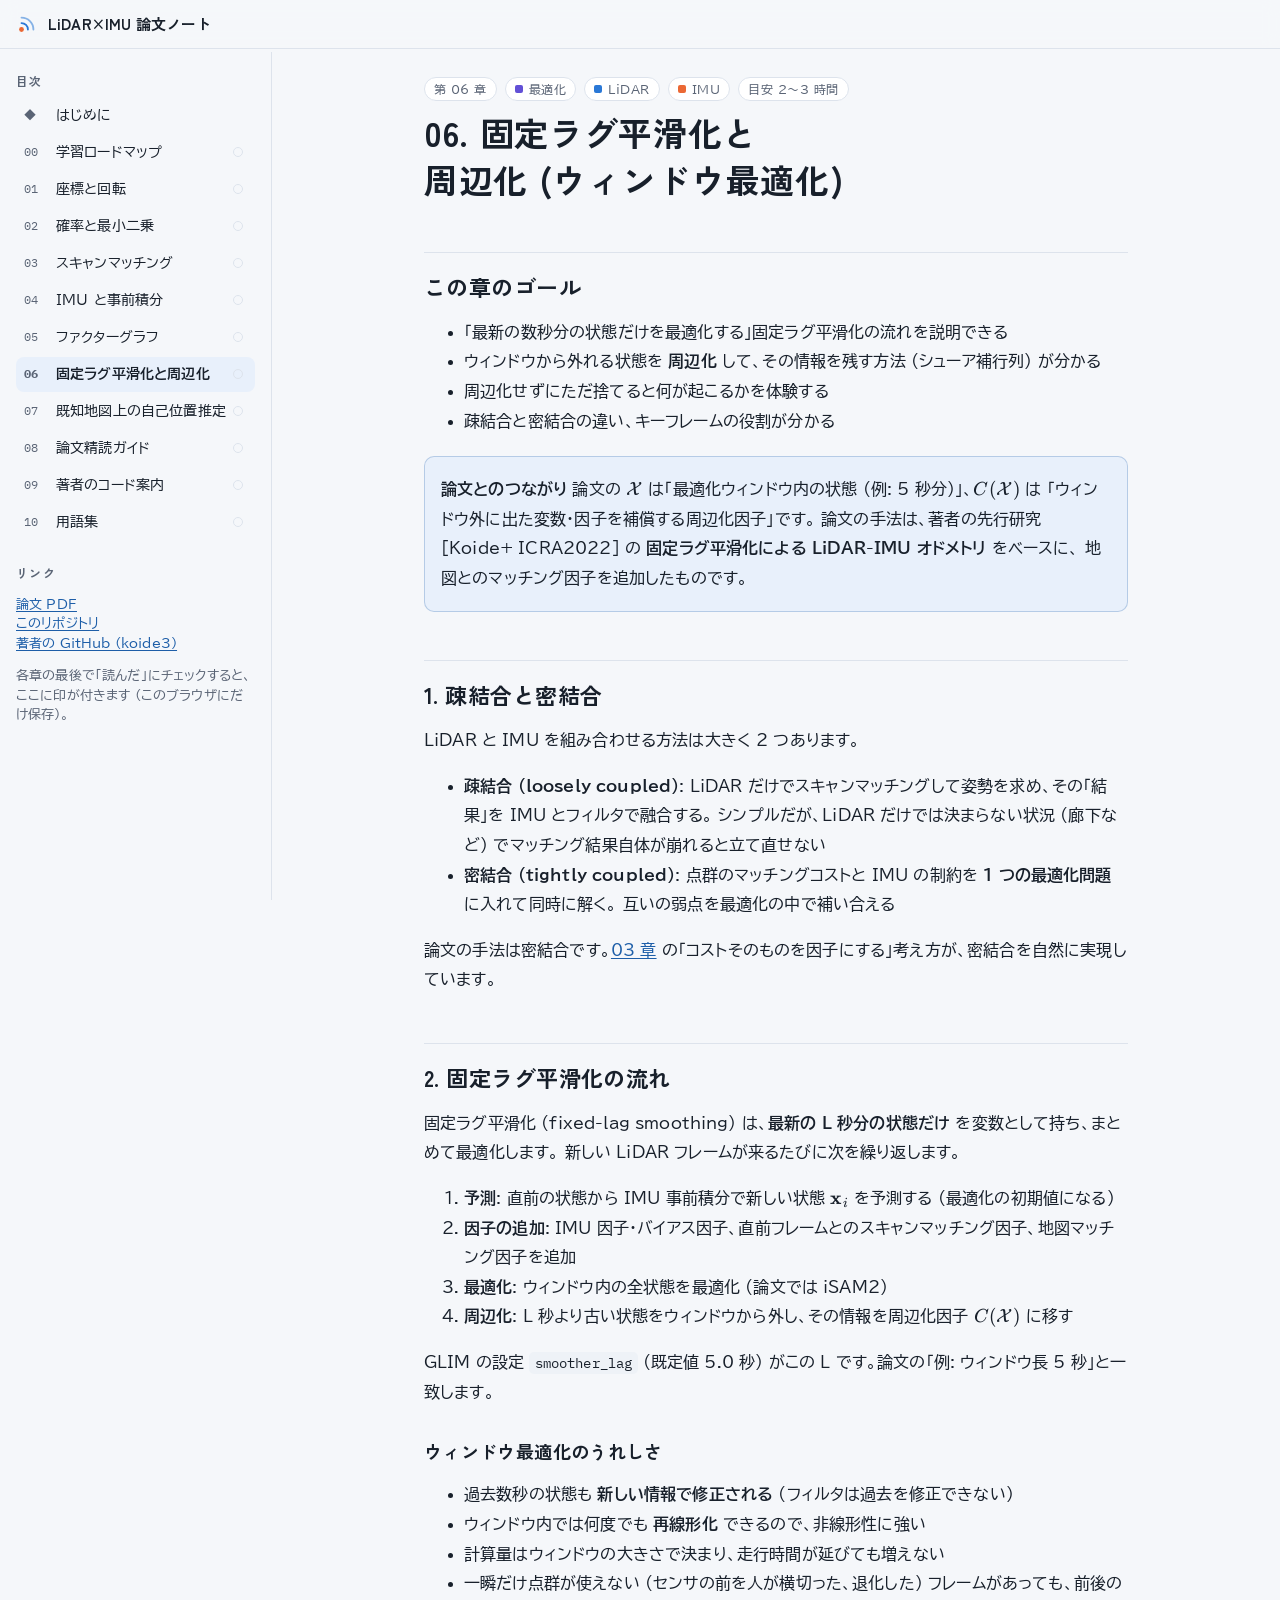
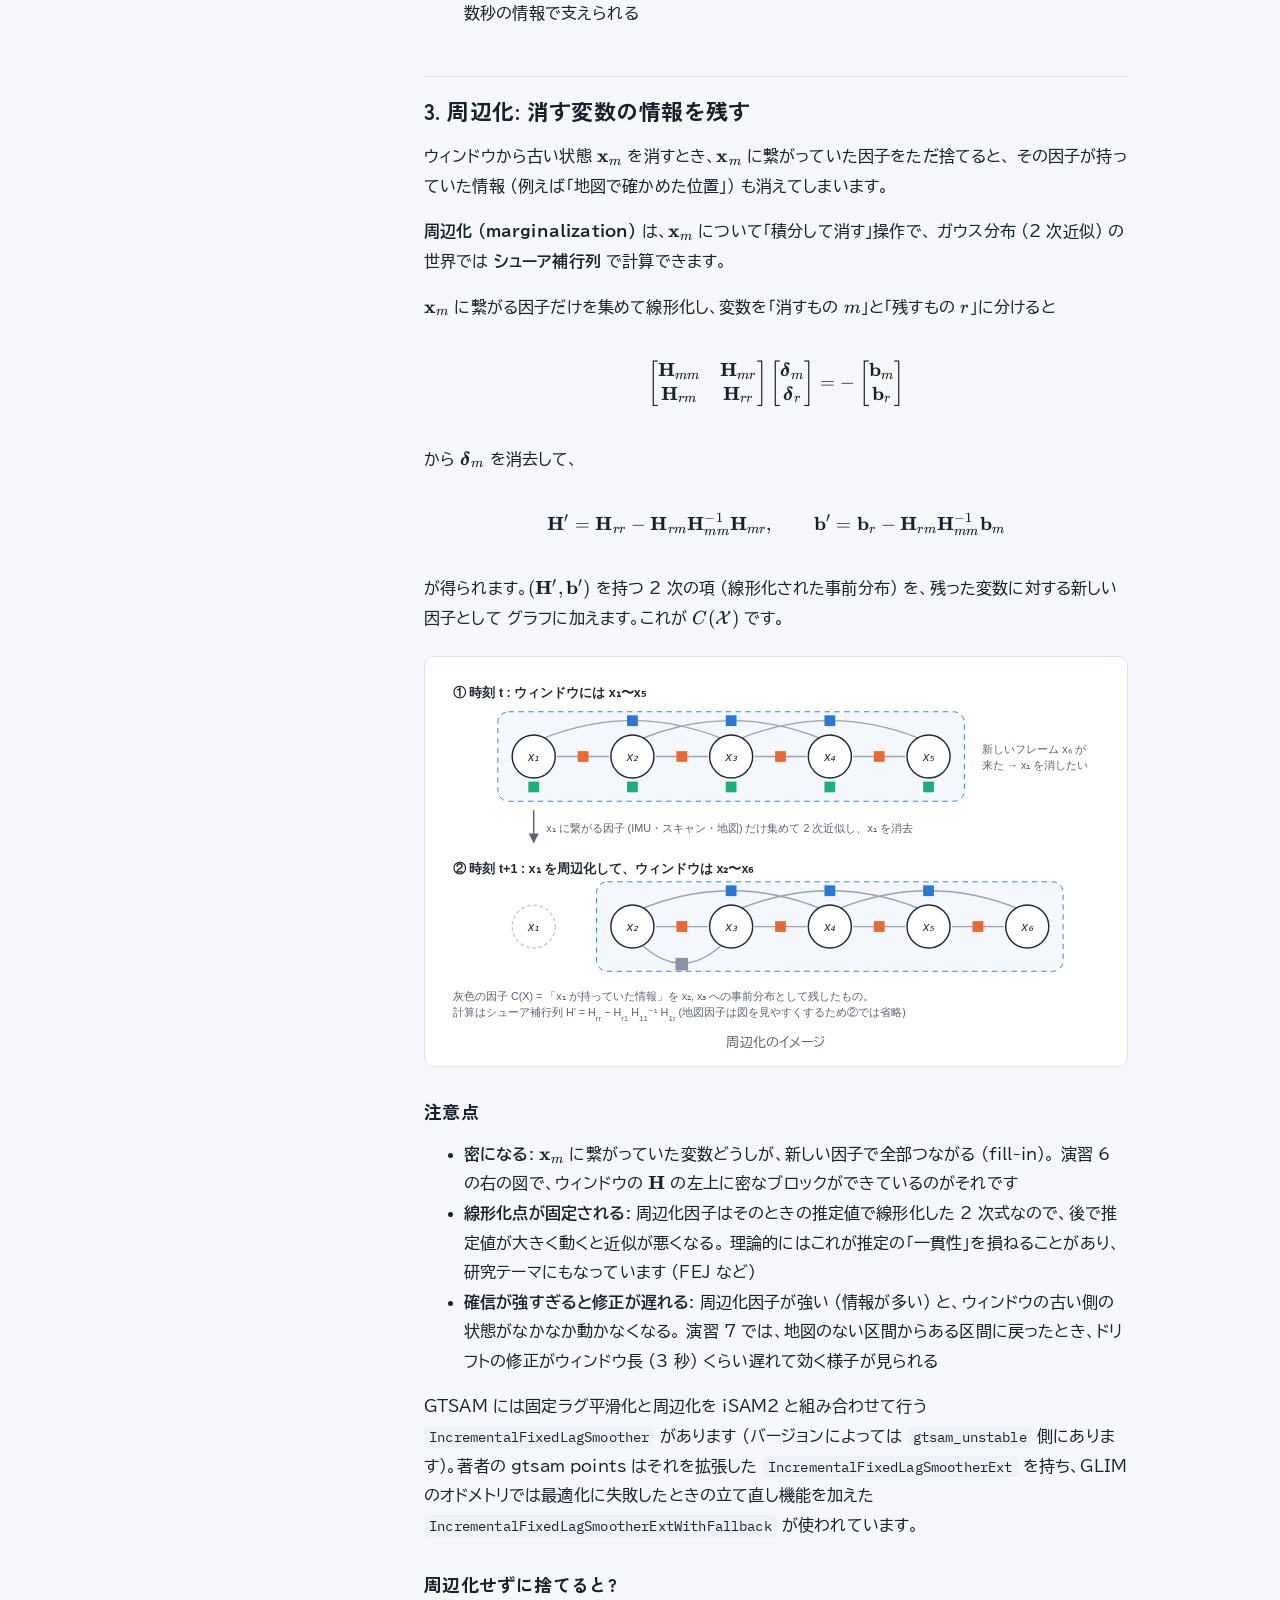
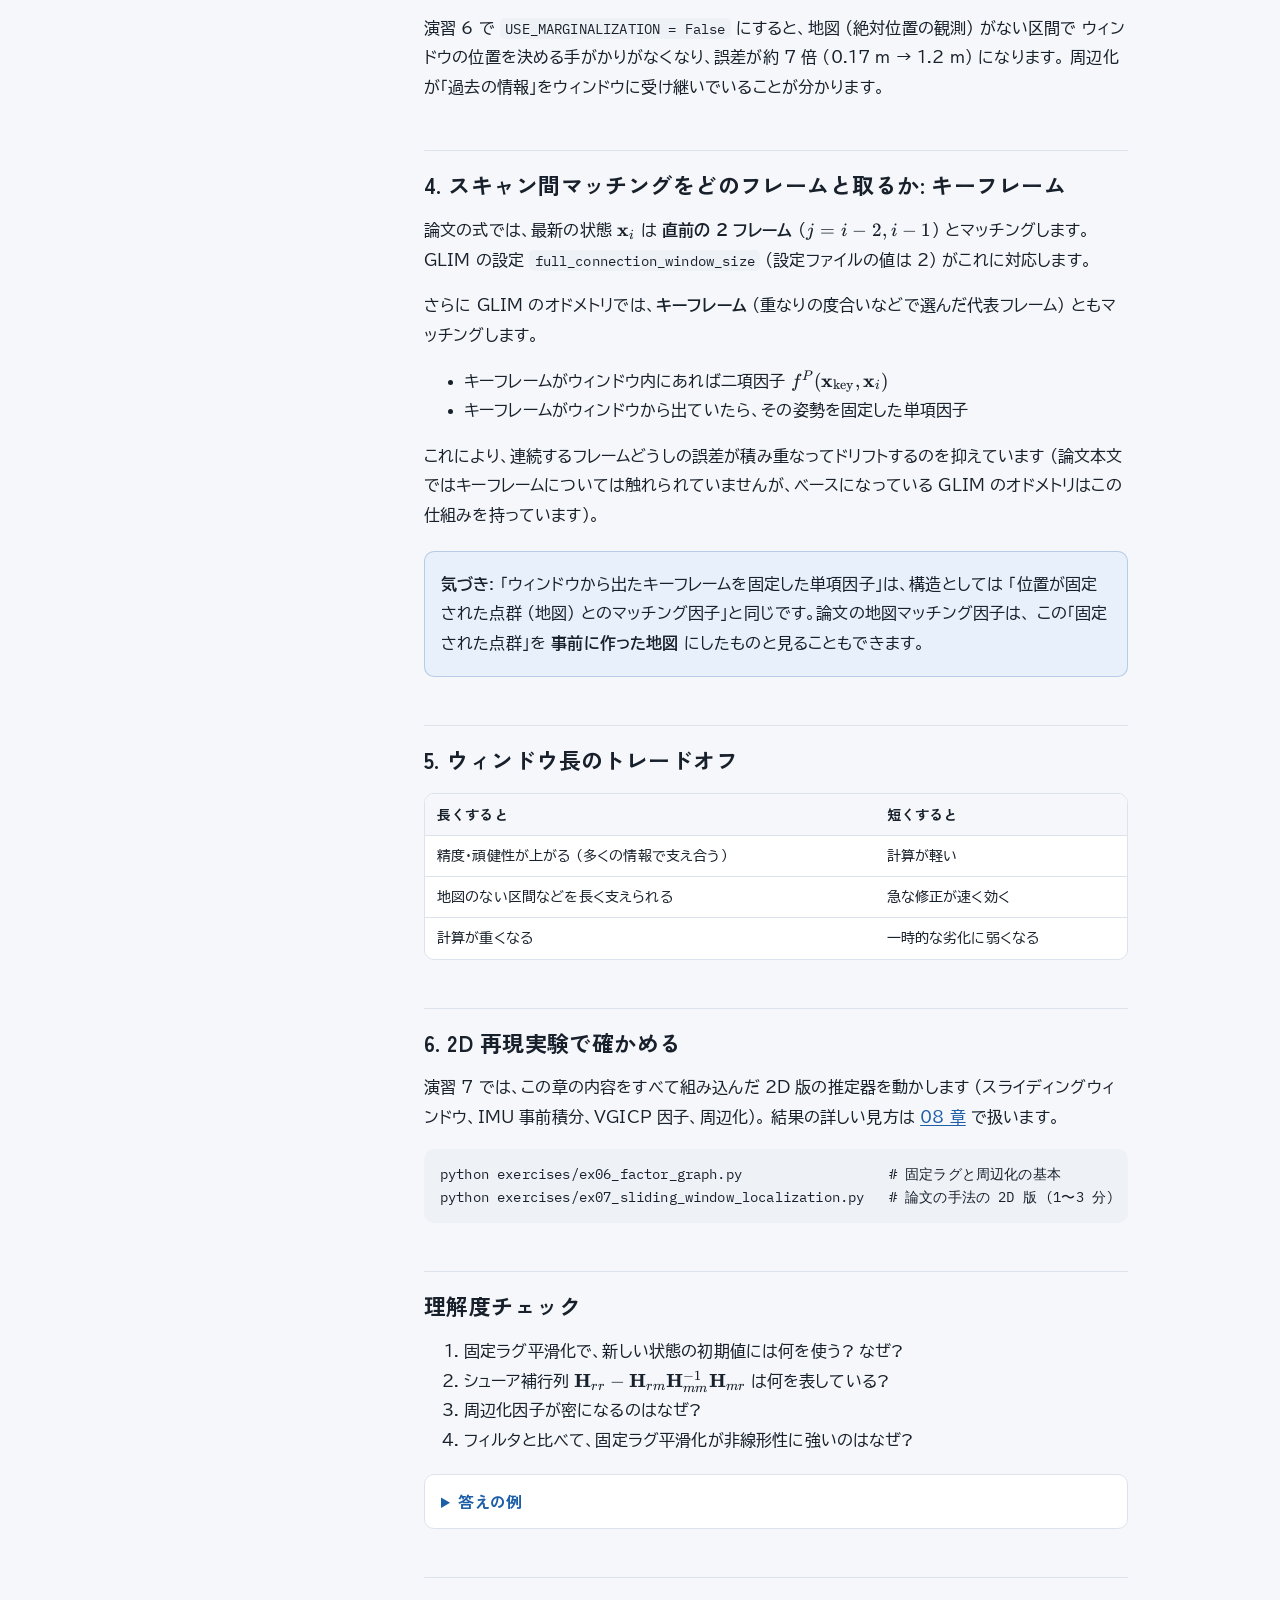
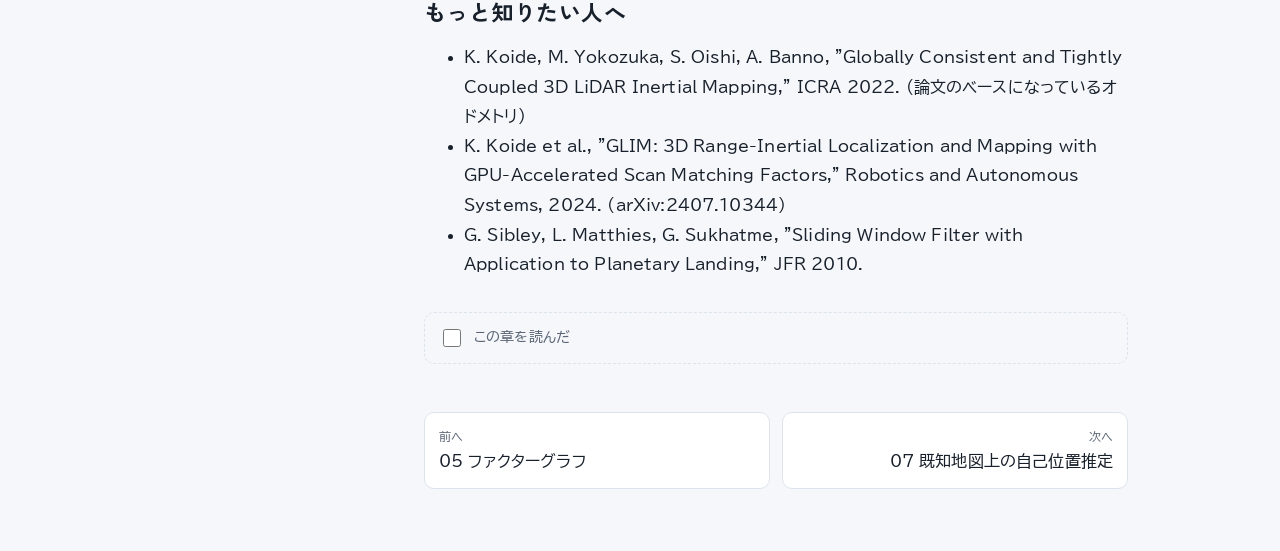
<file: html/06_fixed_lag_smoothing.html>
<!doctype html>
<html lang="ja">
<head>
<meta charset="utf-8">
<meta name="viewport" content="width=device-width, initial-scale=1, viewport-fit=cover">
<title>固定ラグ平滑化と周辺化 | LiDAR×IMU 論文ノート</title>
<link rel="preconnect" href="https://fonts.googleapis.com">
<link rel="preconnect" href="https://fonts.gstatic.com" crossorigin>
<link rel="stylesheet" href="https://fonts.googleapis.com/css2?family=BIZ+UDPGothic:wght@400;700&family=IBM+Plex+Mono:wght@400;500&family=Zen+Kaku+Gothic+New:wght@500;700&display=swap">
<link rel="stylesheet" href="assets/style.css">
<link rel="stylesheet" href="assets/katex/katex.css">
<script defer src="assets/katex/katex.min.js"></script>
<script defer src="assets/katex/auto-render.min.js"></script>
</head>
<body>
<header class="topbar">
  <a class="brand" href="index.html"><svg class="brand-mark" viewBox="0 0 24 24" aria-hidden="true"><circle cx="6" cy="18" r="2.6" fill="var(--imu)"/><path d="M6 11a7 7 0 0 1 7 7" fill="none" stroke="var(--lidar)" stroke-width="2" stroke-linecap="round"/><path d="M6 5a13 13 0 0 1 13 13" fill="none" stroke="var(--lidar)" stroke-width="2" stroke-linecap="round" opacity=".55"/></svg><span>LiDAR×IMU 論文ノート</span></a>
  <button class="menu-btn" type="button" aria-expanded="false" aria-label="目次を開く">目次</button>
</header>
<div class="layout">
<nav class="rail" aria-label="章の一覧"><h2>目次</h2><ul class="toc"><li><a href="index.html"><span class="num">◆</span><span>はじめに</span><span></span></a></li><li><a href="00_roadmap.html"><span class="num">00</span><span>学習ロードマップ</span><span class="done" data-done-slug="00_roadmap" title="読了"></span></a></li><li><a href="01_coordinates_and_rotation.html"><span class="num">01</span><span>座標と回転</span><span class="done" data-done-slug="01_coordinates_and_rotation" title="読了"></span></a></li><li><a href="02_probability_and_least_squares.html"><span class="num">02</span><span>確率と最小二乗</span><span class="done" data-done-slug="02_probability_and_least_squares" title="読了"></span></a></li><li><a href="03_point_cloud_registration.html"><span class="num">03</span><span>スキャンマッチング</span><span class="done" data-done-slug="03_point_cloud_registration" title="読了"></span></a></li><li><a href="04_imu_and_preintegration.html"><span class="num">04</span><span>IMU と事前積分</span><span class="done" data-done-slug="04_imu_and_preintegration" title="読了"></span></a></li><li><a href="05_factor_graph.html"><span class="num">05</span><span>ファクターグラフ</span><span class="done" data-done-slug="05_factor_graph" title="読了"></span></a></li><li><a href="06_fixed_lag_smoothing.html" aria-current="page"><span class="num">06</span><span>固定ラグ平滑化と周辺化</span><span class="done" data-done-slug="06_fixed_lag_smoothing" title="読了"></span></a></li><li><a href="07_map_based_localization.html"><span class="num">07</span><span>既知地図上の自己位置推定</span><span class="done" data-done-slug="07_map_based_localization" title="読了"></span></a></li><li><a href="08_paper_walkthrough.html"><span class="num">08</span><span>論文精読ガイド</span><span class="done" data-done-slug="08_paper_walkthrough" title="読了"></span></a></li><li><a href="09_author_code_guide.html"><span class="num">09</span><span>著者のコード案内</span><span class="done" data-done-slug="09_author_code_guide" title="読了"></span></a></li><li><a href="10_glossary.html"><span class="num">10</span><span>用語集</span><span class="done" data-done-slug="10_glossary" title="読了"></span></a></li></ul><h2>リンク</h2><p class="rail-note"><a href="https://staff.aist.go.jp/k.koide/assets/pdf/robomech2023.pdf" target="_blank" rel="noopener">論文 PDF</a><br><a href="https://github.com/mamoru1126/study_lidar_and_imu" target="_blank" rel="noopener">このリポジトリ</a><br><a href="https://github.com/koide3" target="_blank" rel="noopener">著者の GitHub (koide3)</a></p><p class="rail-note">各章の最後で「読んだ」にチェックすると、ここに印が付きます (このブラウザにだけ保存)。</p></nav>
<main>
<article class="article">
<div class="chapter-meta"><span class="chip time">第 06 章</span><span class="chip opt">最適化</span><span class="chip lidar">LiDAR</span><span class="chip imu">IMU</span><span class="chip time">目安 2〜3 時間</span></div>
<h1 id="06-固定ラグ平滑化と周辺化-ウィンドウ最適化">06. 固定ラグ平滑化と周辺化 (ウィンドウ最適化)</h1>
<h2 id="この章のゴール">この章のゴール</h2>
<ul>
<li>「最新の数秒分の状態だけを最適化する」固定ラグ平滑化の流れを説明できる</li>
<li>ウィンドウから外れる状態を <strong>周辺化</strong> して、その情報を残す方法 (シューア補行列) が分かる</li>
<li>周辺化せずにただ捨てると何が起こるかを体験する</li>
<li>疎結合と密結合の違い、キーフレームの役割が分かる</li>
</ul>
<blockquote>
<p><strong>論文とのつながり</strong>
論文の <span class="arithmatex">\(\mathcal{X}\)</span> は「最適化ウィンドウ内の状態 (例: 5 秒分)」、<span class="arithmatex">\(C(\mathcal{X})\)</span> は
「ウィンドウ外に出た変数・因子を補償する周辺化因子」です。
論文の手法は、著者の先行研究 [Koide+ ICRA2022] の <strong>固定ラグ平滑化による LiDAR-IMU オドメトリ</strong> をベースに、
地図とのマッチング因子を追加したものです。</p>
</blockquote>
<hr />
<h2 id="1-疎結合と密結合">1. 疎結合と密結合</h2>
<p>LiDAR と IMU を組み合わせる方法は大きく 2 つあります。</p>
<ul>
<li><strong>疎結合 (loosely coupled)</strong>: LiDAR だけでスキャンマッチングして姿勢を求め、その「結果」を IMU とフィルタで融合する。
  シンプルだが、LiDAR だけでは決まらない状況 (廊下など) でマッチング結果自体が崩れると立て直せない</li>
<li><strong>密結合 (tightly coupled)</strong>: 点群のマッチングコストと IMU の制約を <strong>1 つの最適化問題</strong> に入れて同時に解く。
  互いの弱点を最適化の中で補い合える</li>
</ul>
<p>論文の手法は密結合です。<a href="03_point_cloud_registration.html">03 章</a> の「コストそのものを因子にする」考え方が、密結合を自然に実現しています。</p>
<h2 id="2-固定ラグ平滑化の流れ">2. 固定ラグ平滑化の流れ</h2>
<p>固定ラグ平滑化 (fixed-lag smoothing) は、<strong>最新の L 秒分の状態だけ</strong> を変数として持ち、まとめて最適化します。
新しい LiDAR フレームが来るたびに次を繰り返します。</p>
<ol>
<li><strong>予測</strong>: 直前の状態から IMU 事前積分で新しい状態 <span class="arithmatex">\(\mathbf{x}_i\)</span> を予測する (最適化の初期値になる)</li>
<li><strong>因子の追加</strong>: IMU 因子・バイアス因子、直前フレームとのスキャンマッチング因子、地図マッチング因子を追加</li>
<li><strong>最適化</strong>: ウィンドウ内の全状態を最適化 (論文では iSAM2)</li>
<li><strong>周辺化</strong>: L 秒より古い状態をウィンドウから外し、その情報を周辺化因子 <span class="arithmatex">\(C(\mathcal{X})\)</span> に移す</li>
</ol>
<p>GLIM の設定 <code>smoother_lag</code> (既定値 5.0 秒) がこの L です。論文の「例: ウィンドウ長 5 秒」と一致します。</p>
<h3 id="ウィンドウ最適化のうれしさ">ウィンドウ最適化のうれしさ</h3>
<ul>
<li>過去数秒の状態も <strong>新しい情報で修正される</strong> (フィルタは過去を修正できない)</li>
<li>ウィンドウ内では何度でも <strong>再線形化</strong> できるので、非線形性に強い</li>
<li>計算量はウィンドウの大きさで決まり、走行時間が延びても増えない</li>
<li>一瞬だけ点群が使えない (センサの前を人が横切った、退化した) フレームがあっても、前後の数秒の情報で支えられる</li>
</ul>
<h2 id="3-周辺化-消す変数の情報を残す">3. 周辺化: 消す変数の情報を残す</h2>
<p>ウィンドウから古い状態 <span class="arithmatex">\(\mathbf{x}_m\)</span> を消すとき、<span class="arithmatex">\(\mathbf{x}_m\)</span> に繋がっていた因子をただ捨てると、
その因子が持っていた情報 (例えば「地図で確かめた位置」) も消えてしまいます。</p>
<p><strong>周辺化 (marginalization)</strong> は、<span class="arithmatex">\(\mathbf{x}_m\)</span> について「積分して消す」操作で、
ガウス分布 (2 次近似) の世界では <strong>シューア補行列</strong> で計算できます。</p>
<p><span class="arithmatex">\(\mathbf{x}_m\)</span> に繋がる因子だけを集めて線形化し、変数を「消すもの <span class="arithmatex">\(m\)</span>」と「残すもの <span class="arithmatex">\(r\)</span>」に分けると</p>
<div class="arithmatex">\[
\begin{bmatrix} \mathbf{H}_{mm} & \mathbf{H}_{mr} \\ \mathbf{H}_{rm} & \mathbf{H}_{rr} \end{bmatrix}
\begin{bmatrix} \boldsymbol{\delta}_m \\ \boldsymbol{\delta}_r \end{bmatrix}
= -\begin{bmatrix} \mathbf{b}_m \\ \mathbf{b}_r \end{bmatrix}
\]</div>
<p>から <span class="arithmatex">\(\boldsymbol{\delta}_m\)</span> を消去して、</p>
<div class="arithmatex">\[
\mathbf{H}' = \mathbf{H}_{rr} - \mathbf{H}_{rm}\mathbf{H}_{mm}^{-1}\mathbf{H}_{mr},
\qquad
\mathbf{b}' = \mathbf{b}_r - \mathbf{H}_{rm}\mathbf{H}_{mm}^{-1}\mathbf{b}_m
\]</div>
<p>が得られます。<span class="arithmatex">\((\mathbf{H}', \mathbf{b}')\)</span> を持つ 2 次の項 (線形化された事前分布) を、残った変数に対する新しい因子として
グラフに加えます。これが <span class="arithmatex">\(C(\mathcal{X})\)</span> です。</p>
<p><img alt="周辺化のイメージ" src="figures/fig_marginalization.svg" /></p>
<h3 id="注意点">注意点</h3>
<ul>
<li><strong>密になる</strong>: <span class="arithmatex">\(\mathbf{x}_m\)</span> に繋がっていた変数どうしが、新しい因子で全部つながる (fill-in)。
  演習 6 の右の図で、ウィンドウの <span class="arithmatex">\(\mathbf{H}\)</span> の左上に密なブロックができているのがそれです</li>
<li><strong>線形化点が固定される</strong>: 周辺化因子はそのときの推定値で線形化した 2 次式なので、後で推定値が大きく動くと近似が悪くなる。
  理論的にはこれが推定の「一貫性」を損ねることがあり、研究テーマにもなっています (FEJ など)</li>
<li><strong>確信が強すぎると修正が遅れる</strong>: 周辺化因子が強い (情報が多い) と、ウィンドウの古い側の状態がなかなか動かなくなる。
  演習 7 では、地図のない区間からある区間に戻ったとき、ドリフトの修正がウィンドウ長 (3 秒) くらい遅れて効く様子が見られる</li>
</ul>
<p>GTSAM には固定ラグ平滑化と周辺化を iSAM2 と組み合わせて行う <code>IncrementalFixedLagSmoother</code> があります
(バージョンによっては <code>gtsam_unstable</code> 側にあります)。著者の gtsam_points はそれを拡張した
<code>IncrementalFixedLagSmootherExt</code> を持ち、GLIM のオドメトリでは最適化に失敗したときの立て直し機能を加えた
<code>IncrementalFixedLagSmootherExtWithFallback</code> が使われています。</p>
<h3 id="周辺化せずに捨てると">周辺化せずに捨てると?</h3>
<p>演習 6 で <code>USE_MARGINALIZATION = False</code> にすると、地図 (絶対位置の観測) がない区間で
ウィンドウの位置を決める手がかりがなくなり、誤差が約 7 倍 (0.17 m → 1.2 m) になります。
周辺化が「過去の情報」をウィンドウに受け継いでいることが分かります。</p>
<h2 id="4-スキャン間マッチングをどのフレームと取るか-キーフレーム">4. スキャン間マッチングをどのフレームと取るか: キーフレーム</h2>
<p>論文の式では、最新の状態 <span class="arithmatex">\(\mathbf{x}_i\)</span> は <strong>直前の 2 フレーム</strong> (<span class="arithmatex">\(j = i-2, i-1\)</span>) とマッチングします。
GLIM の設定 <code>full_connection_window_size</code> (設定ファイルの値は 2) がこれに対応します。</p>
<p>さらに GLIM のオドメトリでは、<strong>キーフレーム</strong> (重なりの度合いなどで選んだ代表フレーム) ともマッチングします。</p>
<ul>
<li>キーフレームがウィンドウ内にあれば二項因子 <span class="arithmatex">\(f^P(\mathbf{x}_{\text{key}}, \mathbf{x}_i)\)</span></li>
<li>キーフレームがウィンドウから出ていたら、その姿勢を固定した単項因子</li>
</ul>
<p>これにより、連続するフレームどうしの誤差が積み重なってドリフトするのを抑えています
(論文本文ではキーフレームについては触れられていませんが、ベースになっている GLIM のオドメトリはこの仕組みを持っています)。</p>
<blockquote>
<p><strong>気づき</strong>: 「ウィンドウから出たキーフレームを固定した単項因子」は、構造としては
「位置が固定された点群 (地図) とのマッチング因子」と同じです。論文の地図マッチング因子は、
この「固定された点群」を <strong>事前に作った地図</strong> にしたものと見ることもできます。</p>
</blockquote>
<h2 id="5-ウィンドウ長のトレードオフ">5. ウィンドウ長のトレードオフ</h2>
<table>
<thead>
<tr>
<th>長くすると</th>
<th>短くすると</th>
</tr>
</thead>
<tbody>
<tr>
<td>精度・頑健性が上がる (多くの情報で支え合う)</td>
<td>計算が軽い</td>
</tr>
<tr>
<td>地図のない区間などを長く支えられる</td>
<td>急な修正が速く効く</td>
</tr>
<tr>
<td>計算が重くなる</td>
<td>一時的な劣化に弱くなる</td>
</tr>
</tbody>
</table>
<h2 id="6-2d-再現実験で確かめる">6. 2D 再現実験で確かめる</h2>
<p>演習 7 では、この章の内容をすべて組み込んだ 2D 版の推定器を動かします
(スライディングウィンドウ、IMU 事前積分、VGICP 因子、周辺化)。
結果の詳しい見方は <a href="08_paper_walkthrough.html">08 章</a> で扱います。</p>
<div class="highlight"><pre><span></span><code>python<span class="w"> </span>exercises/ex06_factor_graph.py<span class="w">                  </span><span class="c1"># 固定ラグと周辺化の基本</span>
python<span class="w"> </span>exercises/ex07_sliding_window_localization.py<span class="w">   </span><span class="c1"># 論文の手法の 2D 版 (1〜3 分)</span>
</code></pre></div>
<h2 id="理解度チェック">理解度チェック</h2>
<ol>
<li>固定ラグ平滑化で、新しい状態の初期値には何を使う? なぜ?</li>
<li>シューア補行列 <span class="arithmatex">\(\mathbf{H}_{rr} - \mathbf{H}_{rm}\mathbf{H}_{mm}^{-1}\mathbf{H}_{mr}\)</span> は何を表している?</li>
<li>周辺化因子が密になるのはなぜ?</li>
<li>フィルタと比べて、固定ラグ平滑化が非線形性に強いのはなぜ?</li>
</ol>
<details>
<summary>答えの例</summary>
<ol>
<li>IMU 事前積分で前の状態から予測した値。短時間の IMU 予測は正確なので、スキャンマッチング (非線形最小二乗) の良い初期値になる。</li>
<li>消した変数 <span class="arithmatex">\(\mathbf{x}_m\)</span> を積分 (周辺化) した後に、残った変数に残る情報行列。<span class="arithmatex">\(\mathbf{x}_m\)</span> を介して伝わっていた制約が、残った変数どうしの直接の制約になったもの。</li>
<li><span class="arithmatex">\(\mathbf{x}_m\)</span> を介してつながっていた変数どうしが、<span class="arithmatex">\(\mathbf{x}_m\)</span> を消したことで直接つながるため。</li>
<li>フィルタは一度線形化して取り込んだ情報を後で線形化し直せないが、平滑化はウィンドウ内の因子を推定値が更新されるたびに再線形化できるから。</li>
</ol>
</details>
<h2 id="もっと知りたい人へ">もっと知りたい人へ</h2>
<ul>
<li>K. Koide, M. Yokozuka, S. Oishi, A. Banno, "Globally Consistent and Tightly Coupled 3D LiDAR Inertial Mapping," ICRA 2022. (論文のベースになっているオドメトリ)</li>
<li>K. Koide et al., "GLIM: 3D Range-Inertial Localization and Mapping with GPU-Accelerated Scan Matching Factors," Robotics and Autonomous Systems, 2024. (arXiv:2407.10344)</li>
<li>G. Sibley, L. Matthies, G. Sukhatme, "Sliding Window Filter with Application to Planetary Landing," JFR 2010.</li>
</ul>
<label class="read-toggle"><input type="checkbox" id="read-toggle" data-slug="06_fixed_lag_smoothing"> この章を読んだ</label>
<nav class="pager" aria-label="前後の章"><a class="prev" href="05_factor_graph.html"><small>前へ</small>05 ファクターグラフ</a><a class="next" href="07_map_based_localization.html"><small>次へ</small>07 既知地図上の自己位置推定</a></nav>
</article>
</main>
</div>
<script src="assets/app.js"></script>
<script src="assets/demos.js"></script>
</body>
</html>
</file>
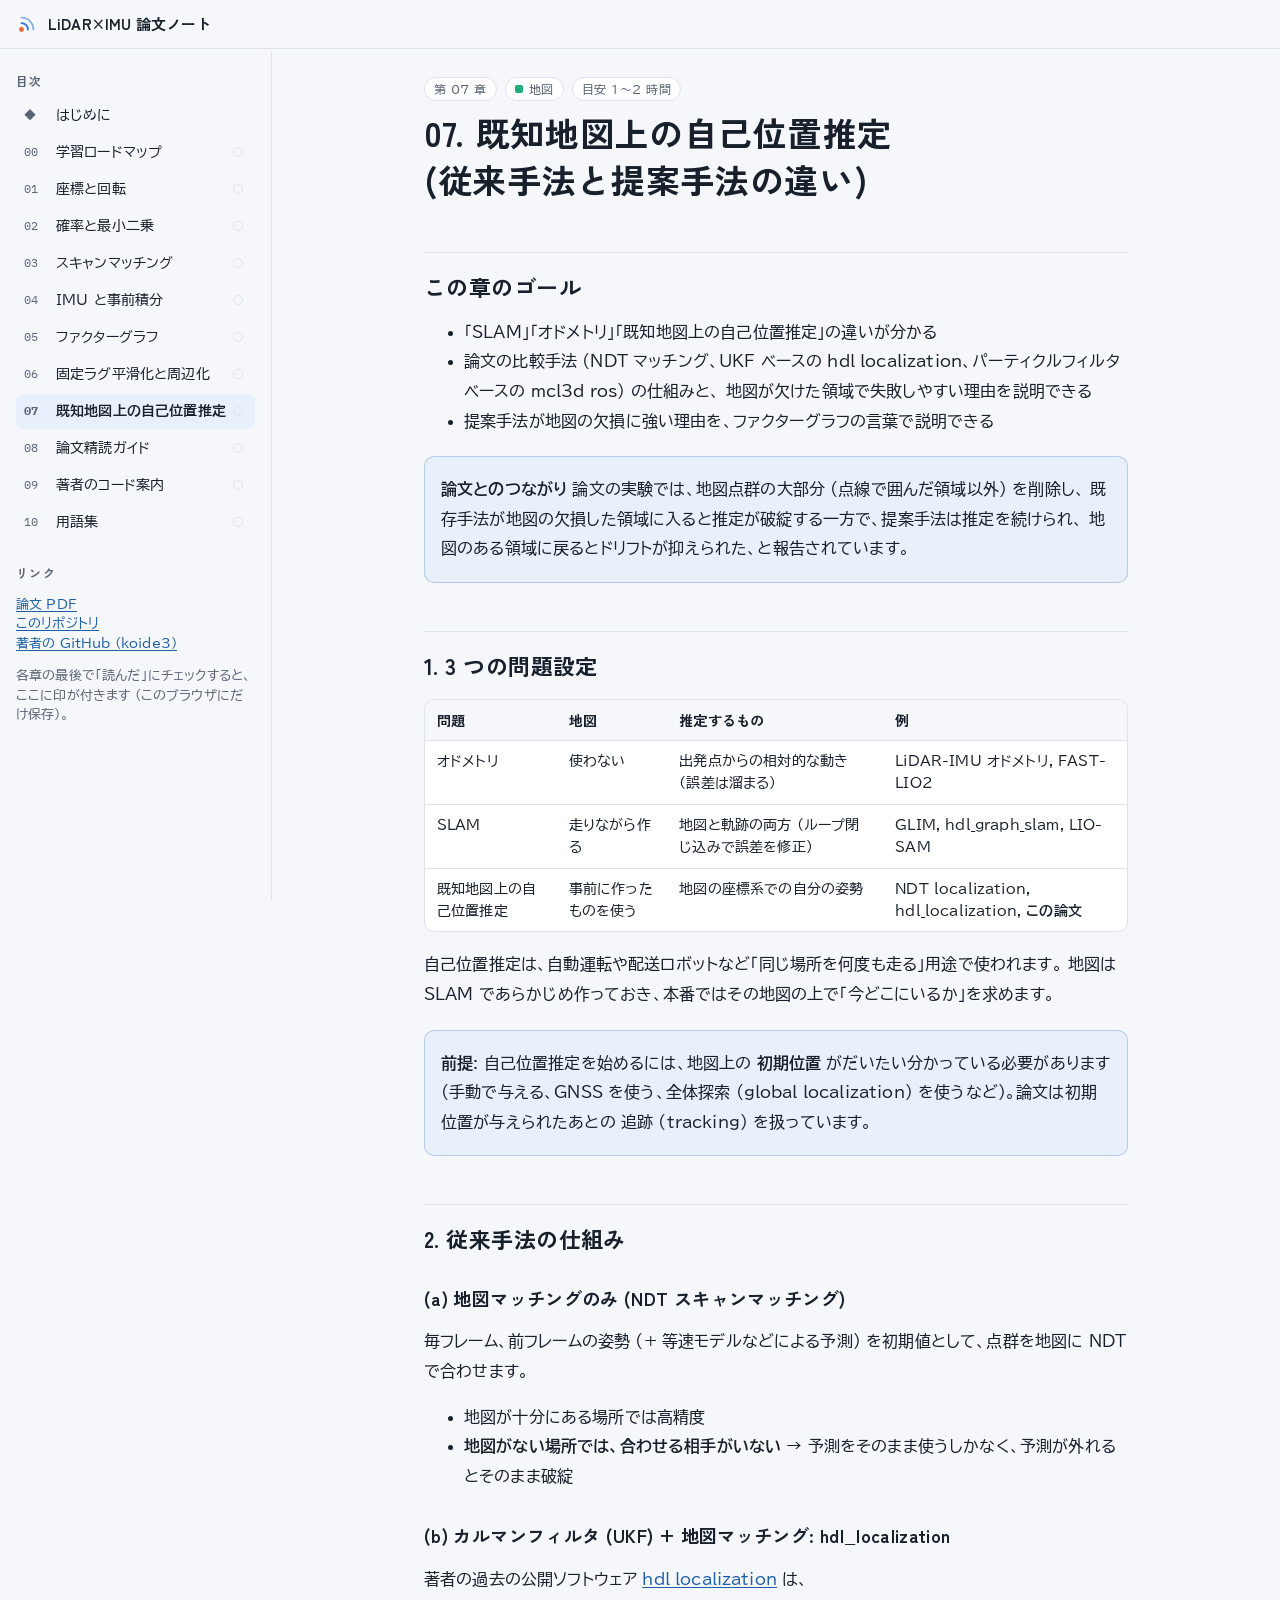
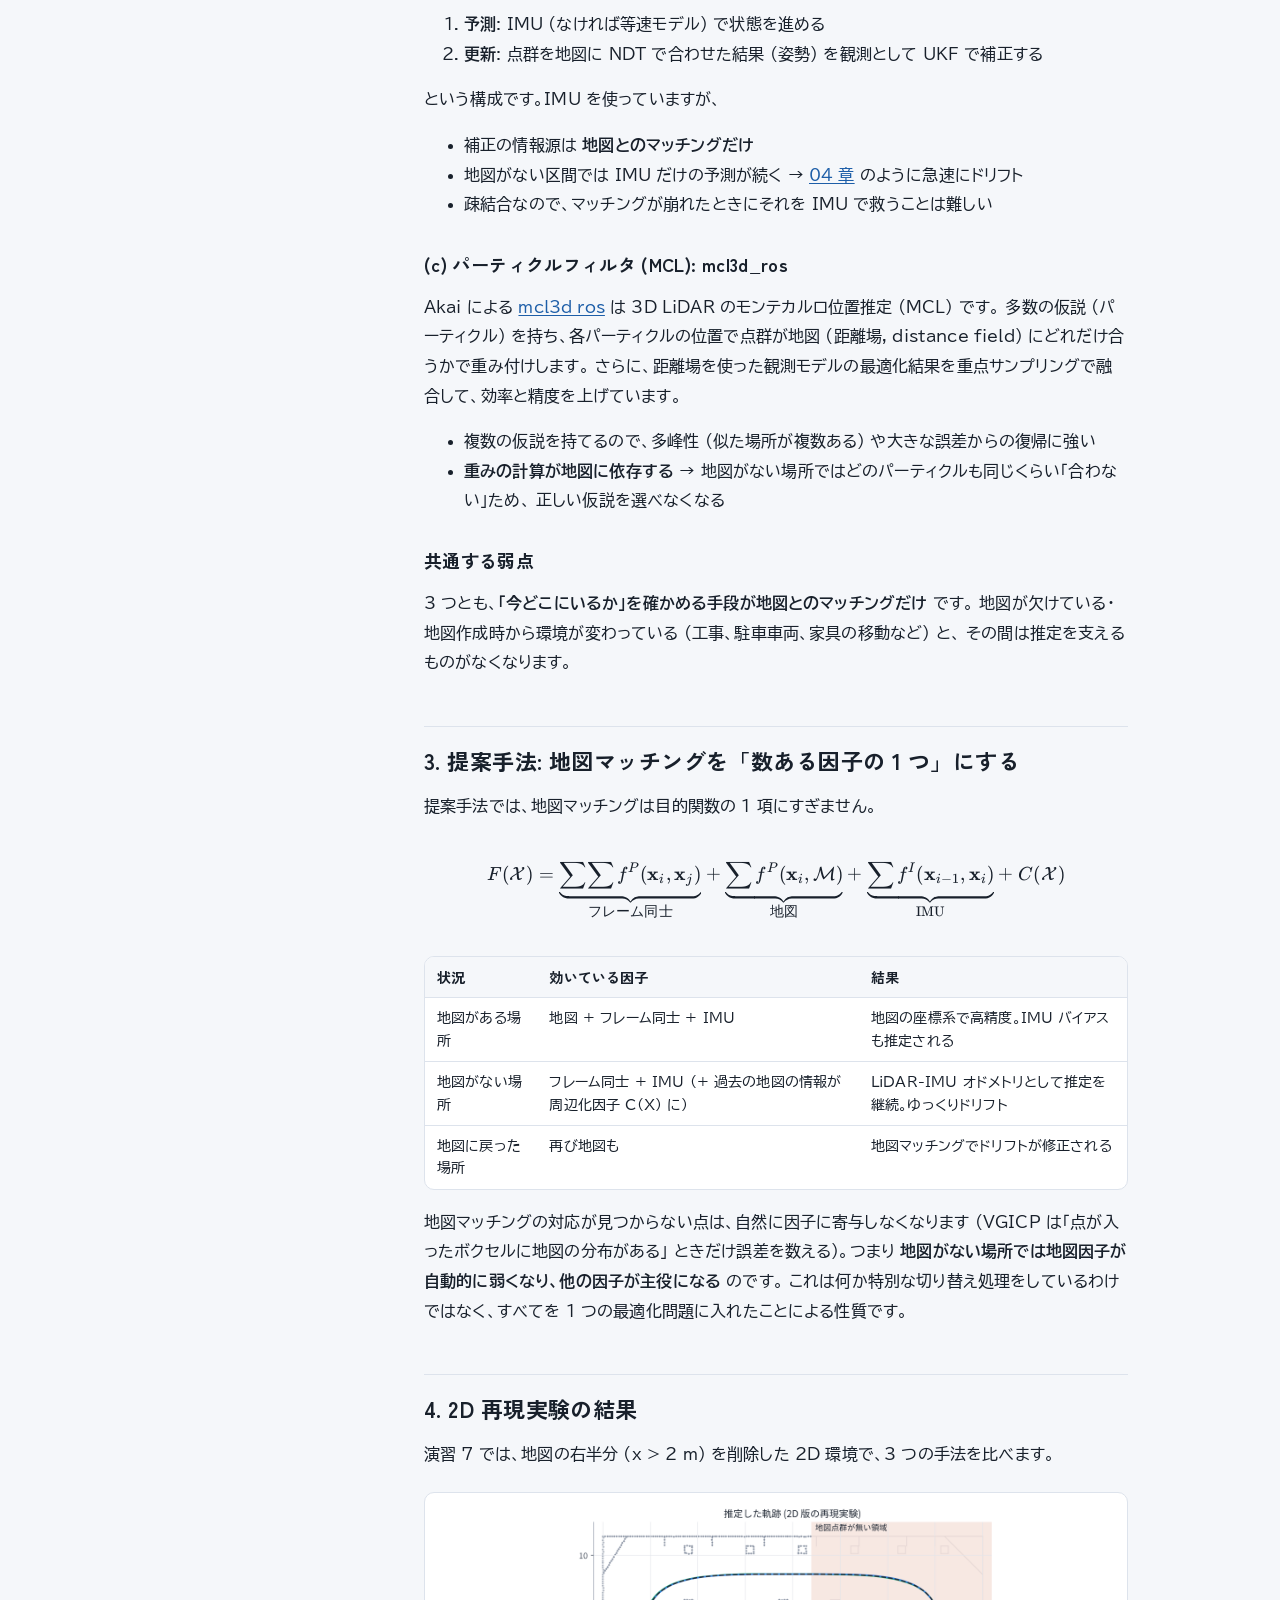
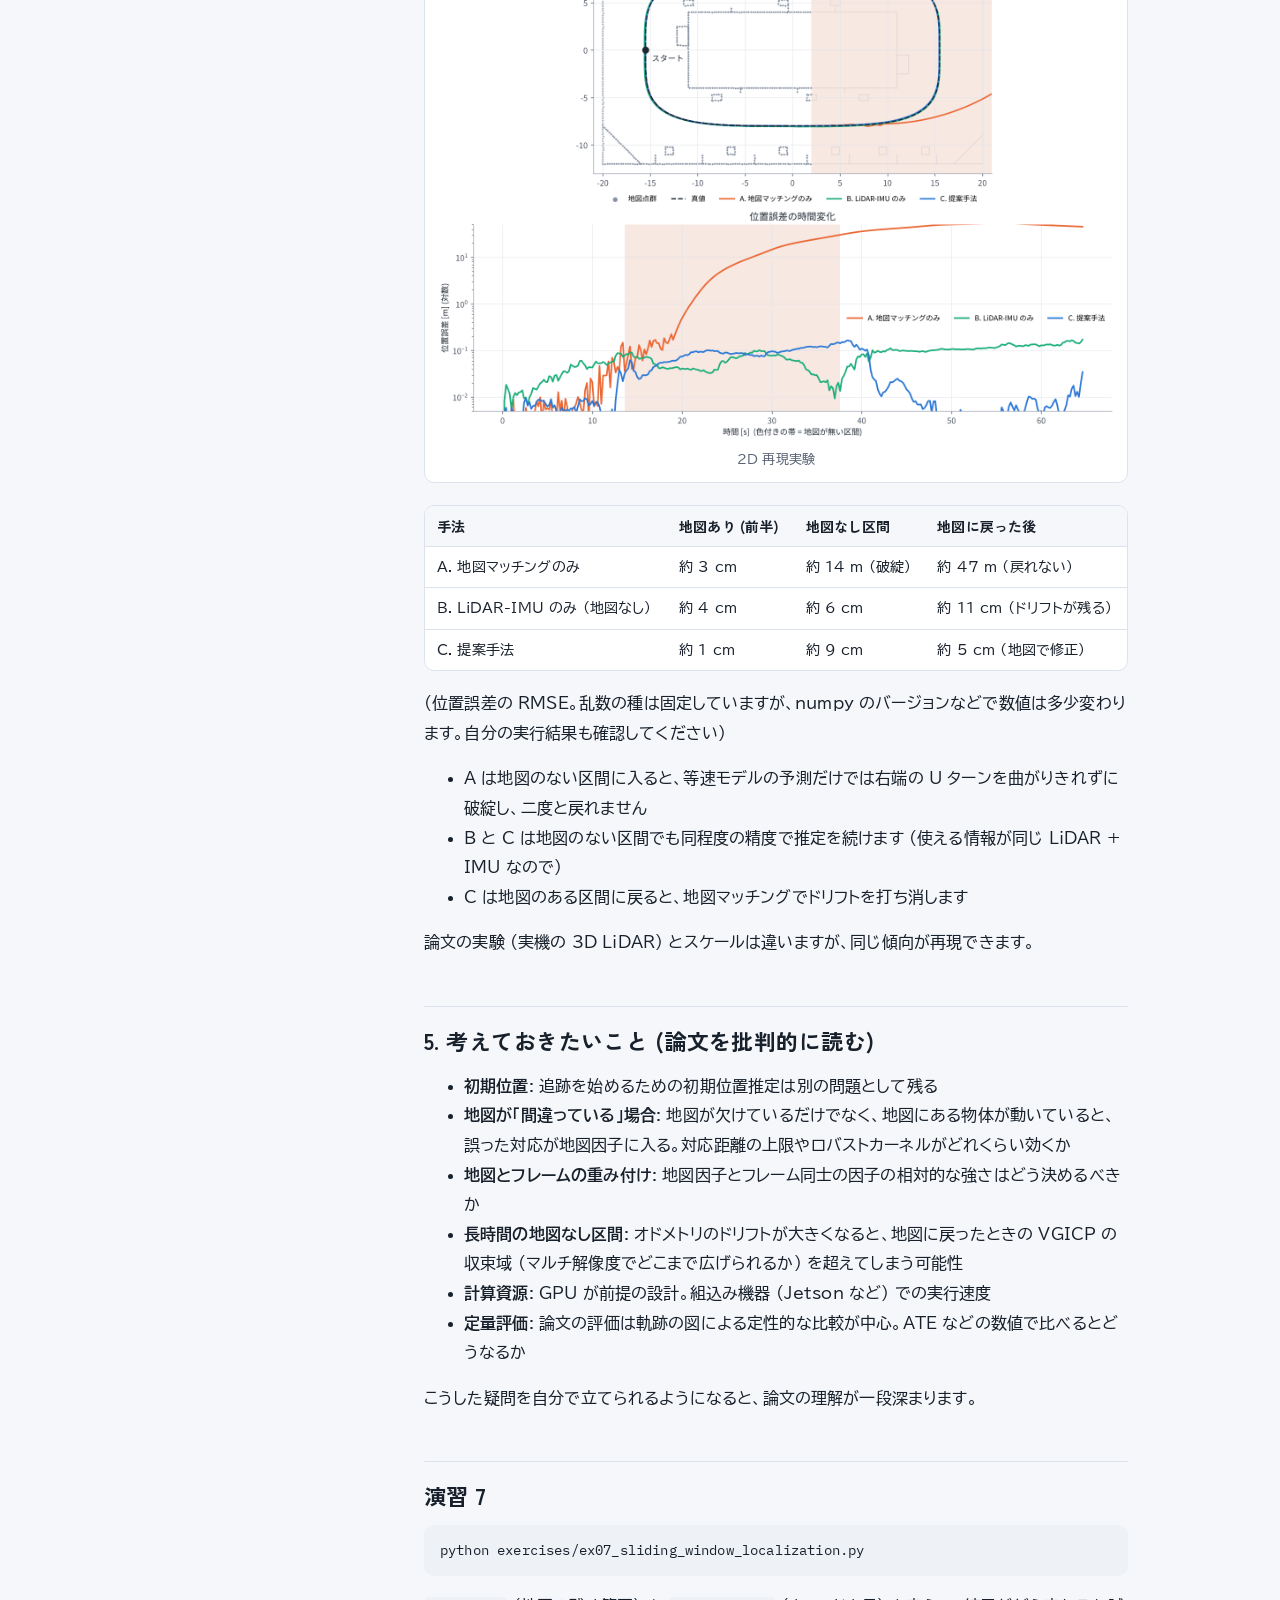
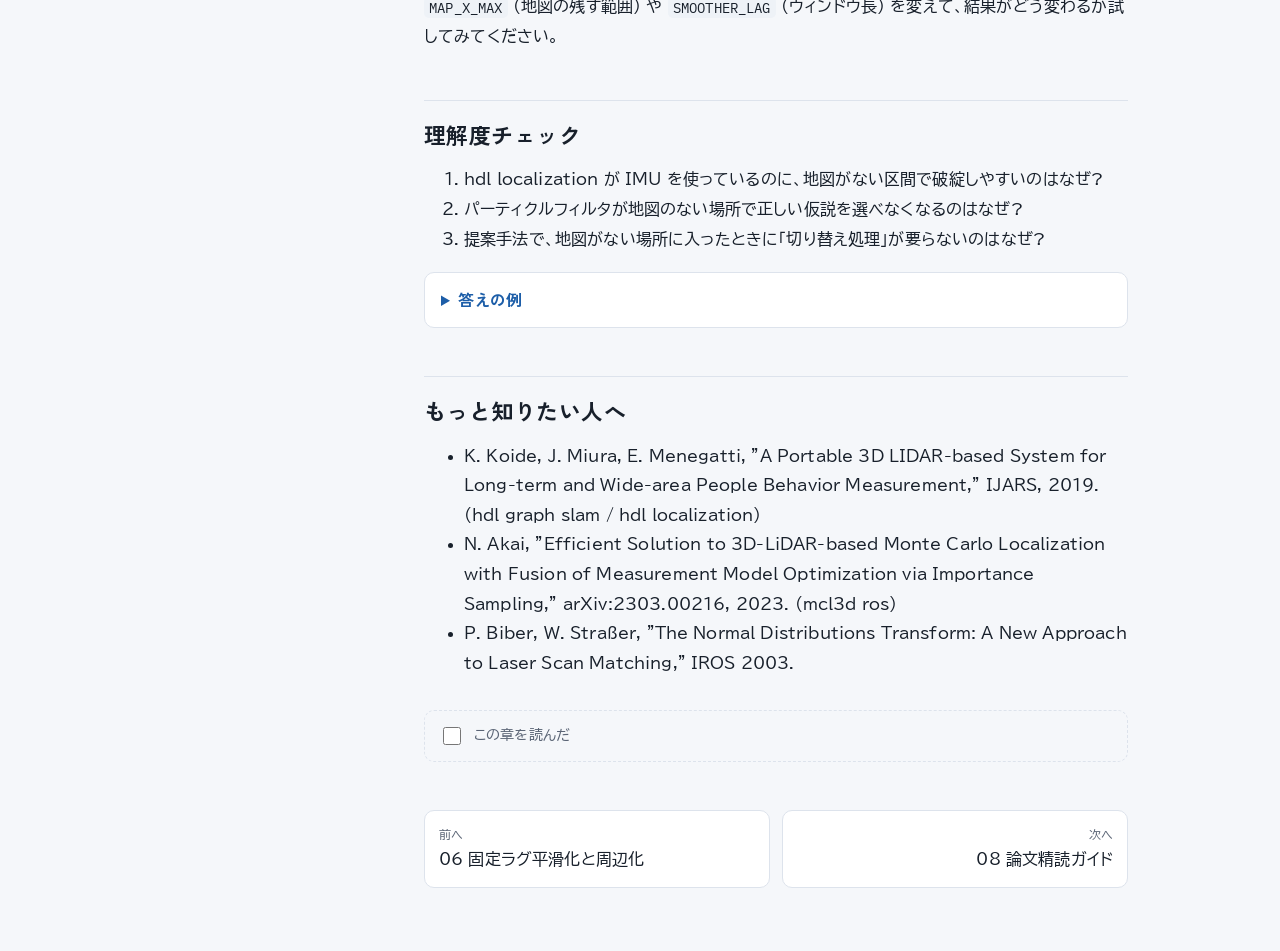
<file: html/07_map_based_localization.html>
<!doctype html>
<html lang="ja">
<head>
<meta charset="utf-8">
<meta name="viewport" content="width=device-width, initial-scale=1, viewport-fit=cover">
<title>既知地図上の自己位置推定 | LiDAR×IMU 論文ノート</title>
<link rel="preconnect" href="https://fonts.googleapis.com">
<link rel="preconnect" href="https://fonts.gstatic.com" crossorigin>
<link rel="stylesheet" href="https://fonts.googleapis.com/css2?family=BIZ+UDPGothic:wght@400;700&family=IBM+Plex+Mono:wght@400;500&family=Zen+Kaku+Gothic+New:wght@500;700&display=swap">
<link rel="stylesheet" href="assets/style.css">
<link rel="stylesheet" href="assets/katex/katex.css">
<script defer src="assets/katex/katex.min.js"></script>
<script defer src="assets/katex/auto-render.min.js"></script>
</head>
<body>
<header class="topbar">
  <a class="brand" href="index.html"><svg class="brand-mark" viewBox="0 0 24 24" aria-hidden="true"><circle cx="6" cy="18" r="2.6" fill="var(--imu)"/><path d="M6 11a7 7 0 0 1 7 7" fill="none" stroke="var(--lidar)" stroke-width="2" stroke-linecap="round"/><path d="M6 5a13 13 0 0 1 13 13" fill="none" stroke="var(--lidar)" stroke-width="2" stroke-linecap="round" opacity=".55"/></svg><span>LiDAR×IMU 論文ノート</span></a>
  <button class="menu-btn" type="button" aria-expanded="false" aria-label="目次を開く">目次</button>
</header>
<div class="layout">
<nav class="rail" aria-label="章の一覧"><h2>目次</h2><ul class="toc"><li><a href="index.html"><span class="num">◆</span><span>はじめに</span><span></span></a></li><li><a href="00_roadmap.html"><span class="num">00</span><span>学習ロードマップ</span><span class="done" data-done-slug="00_roadmap" title="読了"></span></a></li><li><a href="01_coordinates_and_rotation.html"><span class="num">01</span><span>座標と回転</span><span class="done" data-done-slug="01_coordinates_and_rotation" title="読了"></span></a></li><li><a href="02_probability_and_least_squares.html"><span class="num">02</span><span>確率と最小二乗</span><span class="done" data-done-slug="02_probability_and_least_squares" title="読了"></span></a></li><li><a href="03_point_cloud_registration.html"><span class="num">03</span><span>スキャンマッチング</span><span class="done" data-done-slug="03_point_cloud_registration" title="読了"></span></a></li><li><a href="04_imu_and_preintegration.html"><span class="num">04</span><span>IMU と事前積分</span><span class="done" data-done-slug="04_imu_and_preintegration" title="読了"></span></a></li><li><a href="05_factor_graph.html"><span class="num">05</span><span>ファクターグラフ</span><span class="done" data-done-slug="05_factor_graph" title="読了"></span></a></li><li><a href="06_fixed_lag_smoothing.html"><span class="num">06</span><span>固定ラグ平滑化と周辺化</span><span class="done" data-done-slug="06_fixed_lag_smoothing" title="読了"></span></a></li><li><a href="07_map_based_localization.html" aria-current="page"><span class="num">07</span><span>既知地図上の自己位置推定</span><span class="done" data-done-slug="07_map_based_localization" title="読了"></span></a></li><li><a href="08_paper_walkthrough.html"><span class="num">08</span><span>論文精読ガイド</span><span class="done" data-done-slug="08_paper_walkthrough" title="読了"></span></a></li><li><a href="09_author_code_guide.html"><span class="num">09</span><span>著者のコード案内</span><span class="done" data-done-slug="09_author_code_guide" title="読了"></span></a></li><li><a href="10_glossary.html"><span class="num">10</span><span>用語集</span><span class="done" data-done-slug="10_glossary" title="読了"></span></a></li></ul><h2>リンク</h2><p class="rail-note"><a href="https://staff.aist.go.jp/k.koide/assets/pdf/robomech2023.pdf" target="_blank" rel="noopener">論文 PDF</a><br><a href="https://github.com/mamoru1126/study_lidar_and_imu" target="_blank" rel="noopener">このリポジトリ</a><br><a href="https://github.com/koide3" target="_blank" rel="noopener">著者の GitHub (koide3)</a></p><p class="rail-note">各章の最後で「読んだ」にチェックすると、ここに印が付きます (このブラウザにだけ保存)。</p></nav>
<main>
<article class="article">
<div class="chapter-meta"><span class="chip time">第 07 章</span><span class="chip map">地図</span><span class="chip time">目安 1〜2 時間</span></div>
<h1 id="07-既知地図上の自己位置推定-従来手法と提案手法の違い">07. 既知地図上の自己位置推定 (従来手法と提案手法の違い)</h1>
<h2 id="この章のゴール">この章のゴール</h2>
<ul>
<li>「SLAM」「オドメトリ」「既知地図上の自己位置推定」の違いが分かる</li>
<li>論文の比較手法 (NDT マッチング、UKF ベースの hdl_localization、パーティクルフィルタベースの mcl3d_ros) の仕組みと、
  地図が欠けた領域で失敗しやすい理由を説明できる</li>
<li>提案手法が地図の欠損に強い理由を、ファクターグラフの言葉で説明できる</li>
</ul>
<blockquote>
<p><strong>論文とのつながり</strong>
論文の実験では、地図点群の大部分 (点線で囲んだ領域以外) を削除し、
既存手法が地図の欠損した領域に入ると推定が破綻する一方で、提案手法は推定を続けられ、
地図のある領域に戻るとドリフトが抑えられた、と報告されています。</p>
</blockquote>
<hr />
<h2 id="1-3-つの問題設定">1. 3 つの問題設定</h2>
<table>
<thead>
<tr>
<th>問題</th>
<th>地図</th>
<th>推定するもの</th>
<th>例</th>
</tr>
</thead>
<tbody>
<tr>
<td>オドメトリ</td>
<td>使わない</td>
<td>出発点からの相対的な動き (誤差は溜まる)</td>
<td>LiDAR-IMU オドメトリ, FAST-LIO2</td>
</tr>
<tr>
<td>SLAM</td>
<td>走りながら作る</td>
<td>地図と軌跡の両方 (ループ閉じ込みで誤差を修正)</td>
<td>GLIM, hdl_graph_slam, LIO-SAM</td>
</tr>
<tr>
<td>既知地図上の自己位置推定</td>
<td>事前に作ったものを使う</td>
<td>地図の座標系での自分の姿勢</td>
<td>NDT localization, hdl_localization, <strong>この論文</strong></td>
</tr>
</tbody>
</table>
<p>自己位置推定は、自動運転や配送ロボットなど「同じ場所を何度も走る」用途で使われます。
地図は SLAM であらかじめ作っておき、本番ではその地図の上で「今どこにいるか」を求めます。</p>
<blockquote>
<p><strong>前提</strong>: 自己位置推定を始めるには、地図上の <strong>初期位置</strong> がだいたい分かっている必要があります
(手動で与える、GNSS を使う、全体探索 (global localization) を使うなど)。論文は初期位置が与えられたあとの
追跡 (tracking) を扱っています。</p>
</blockquote>
<h2 id="2-従来手法の仕組み">2. 従来手法の仕組み</h2>
<h3 id="a-地図マッチングのみ-ndt-スキャンマッチング">(a) 地図マッチングのみ (NDT スキャンマッチング)</h3>
<p>毎フレーム、前フレームの姿勢 (+ 等速モデルなどによる予測) を初期値として、点群を地図に NDT で合わせます。</p>
<ul>
<li>地図が十分にある場所では高精度</li>
<li><strong>地図がない場所では、合わせる相手がいない</strong> → 予測をそのまま使うしかなく、予測が外れるとそのまま破綻</li>
</ul>
<h3 id="b-カルマンフィルタ-ukf--地図マッチング-hdl_localization">(b) カルマンフィルタ (UKF) + 地図マッチング: hdl_localization</h3>
<p>著者の過去の公開ソフトウェア <a href="https://github.com/koide3/hdl_localization">hdl_localization</a> は、</p>
<ol>
<li><strong>予測</strong>: IMU (なければ等速モデル) で状態を進める</li>
<li><strong>更新</strong>: 点群を地図に NDT で合わせた結果 (姿勢) を観測として UKF で補正する</li>
</ol>
<p>という構成です。IMU を使っていますが、</p>
<ul>
<li>補正の情報源は <strong>地図とのマッチングだけ</strong></li>
<li>地図がない区間では IMU だけの予測が続く → <a href="04_imu_and_preintegration.html">04 章</a> のように急速にドリフト</li>
<li>疎結合なので、マッチングが崩れたときにそれを IMU で救うことは難しい</li>
</ul>
<h3 id="c-パーティクルフィルタ-mcl-mcl3d_ros">(c) パーティクルフィルタ (MCL): mcl3d_ros</h3>
<p>Akai による <a href="https://github.com/NaokiAkai/mcl3d_ros">mcl3d_ros</a> は 3D LiDAR のモンテカルロ位置推定 (MCL) です。
多数の仮説 (パーティクル) を持ち、各パーティクルの位置で点群が地図 (距離場, distance field) にどれだけ合うかで重み付けします。
さらに、距離場を使った観測モデルの最適化結果を重点サンプリングで融合して、効率と精度を上げています。</p>
<ul>
<li>複数の仮説を持てるので、多峰性 (似た場所が複数ある) や大きな誤差からの復帰に強い</li>
<li><strong>重みの計算が地図に依存する</strong> → 地図がない場所ではどのパーティクルも同じくらい「合わない」ため、
  正しい仮説を選べなくなる</li>
</ul>
<h3 id="共通する弱点">共通する弱点</h3>
<p>3 つとも、<strong>「今どこにいるか」を確かめる手段が地図とのマッチングだけ</strong> です。
地図が欠けている・地図作成時から環境が変わっている (工事、駐車車両、家具の移動など) と、
その間は推定を支えるものがなくなります。</p>
<h2 id="3-提案手法-地図マッチングを数ある因子の-1-つにする">3. 提案手法: 地図マッチングを「数ある因子の 1 つ」にする</h2>
<p>提案手法では、地図マッチングは目的関数の 1 項にすぎません。</p>
<div class="arithmatex">\[
F(\mathcal{X}) = \underbrace{\sum\sum f^{P}(\mathbf{x}_i, \mathbf{x}_j)}_{\text{フレーム同士}}
 + \underbrace{\sum f^{P}(\mathbf{x}_i, \mathcal{M})}_{\text{地図}}
 + \underbrace{\sum f^{I}(\mathbf{x}_{i-1}, \mathbf{x}_i)}_{\text{IMU}}
 + C(\mathcal{X})
\]</div>
<table>
<thead>
<tr>
<th>状況</th>
<th>効いている因子</th>
<th>結果</th>
</tr>
</thead>
<tbody>
<tr>
<td>地図がある場所</td>
<td>地図 + フレーム同士 + IMU</td>
<td>地図の座標系で高精度。IMU バイアスも推定される</td>
</tr>
<tr>
<td>地図がない場所</td>
<td>フレーム同士 + IMU (+ 過去の地図の情報が周辺化因子 C(X) に)</td>
<td>LiDAR-IMU オドメトリとして推定を継続。ゆっくりドリフト</td>
</tr>
<tr>
<td>地図に戻った場所</td>
<td>再び地図も</td>
<td>地図マッチングでドリフトが修正される</td>
</tr>
</tbody>
</table>
<p>地図マッチングの対応が見つからない点は、自然に因子に寄与しなくなります (VGICP は「点が入ったボクセルに地図の分布がある」
ときだけ誤差を数える)。つまり <strong>地図がない場所では地図因子が自動的に弱くなり、他の因子が主役になる</strong> のです。
これは何か特別な切り替え処理をしているわけではなく、すべてを 1 つの最適化問題に入れたことによる性質です。</p>
<h2 id="4-2d-再現実験の結果">4. 2D 再現実験の結果</h2>
<p>演習 7 では、地図の右半分 (x &gt; 2 m) を削除した 2D 環境で、3 つの手法を比べます。</p>
<p><img alt="2D 再現実験" src="figures/ex07_sliding_window_localization.png" /></p>
<table>
<thead>
<tr>
<th>手法</th>
<th>地図あり (前半)</th>
<th>地図なし区間</th>
<th>地図に戻った後</th>
</tr>
</thead>
<tbody>
<tr>
<td>A. 地図マッチングのみ</td>
<td>約 3 cm</td>
<td>約 14 m (破綻)</td>
<td>約 47 m (戻れない)</td>
</tr>
<tr>
<td>B. LiDAR-IMU のみ (地図なし)</td>
<td>約 4 cm</td>
<td>約 6 cm</td>
<td>約 11 cm (ドリフトが残る)</td>
</tr>
<tr>
<td>C. 提案手法</td>
<td>約 1 cm</td>
<td>約 9 cm</td>
<td>約 5 cm (地図で修正)</td>
</tr>
</tbody>
</table>
<p>(位置誤差の RMSE。乱数の種は固定していますが、numpy のバージョンなどで数値は多少変わります。自分の実行結果も確認してください)</p>
<ul>
<li>A は地図のない区間に入ると、等速モデルの予測だけでは右端の U ターンを曲がりきれずに破綻し、二度と戻れません</li>
<li>B と C は地図のない区間でも同程度の精度で推定を続けます (使える情報が同じ LiDAR + IMU なので)</li>
<li>C は地図のある区間に戻ると、地図マッチングでドリフトを打ち消します</li>
</ul>
<p>論文の実験 (実機の 3D LiDAR) とスケールは違いますが、同じ傾向が再現できます。</p>
<h2 id="5-考えておきたいこと-論文を批判的に読む">5. 考えておきたいこと (論文を批判的に読む)</h2>
<ul>
<li><strong>初期位置</strong>: 追跡を始めるための初期位置推定は別の問題として残る</li>
<li><strong>地図が「間違っている」場合</strong>: 地図が欠けているだけでなく、地図にある物体が動いていると、
  誤った対応が地図因子に入る。対応距離の上限やロバストカーネルがどれくらい効くか</li>
<li><strong>地図とフレームの重み付け</strong>: 地図因子とフレーム同士の因子の相対的な強さはどう決めるべきか</li>
<li><strong>長時間の地図なし区間</strong>: オドメトリのドリフトが大きくなると、地図に戻ったときの VGICP の収束域
  (マルチ解像度でどこまで広げられるか) を超えてしまう可能性</li>
<li><strong>計算資源</strong>: GPU が前提の設計。組込み機器 (Jetson など) での実行速度</li>
<li><strong>定量評価</strong>: 論文の評価は軌跡の図による定性的な比較が中心。ATE などの数値で比べるとどうなるか</li>
</ul>
<p>こうした疑問を自分で立てられるようになると、論文の理解が一段深まります。</p>
<h2 id="演習-7">演習 7</h2>
<div class="highlight"><pre><span></span><code>python<span class="w"> </span>exercises/ex07_sliding_window_localization.py
</code></pre></div>
<p><code>MAP_X_MAX</code> (地図の残す範囲) や <code>SMOOTHER_LAG</code> (ウィンドウ長) を変えて、結果がどう変わるか試してみてください。</p>
<h2 id="理解度チェック">理解度チェック</h2>
<ol>
<li>hdl_localization が IMU を使っているのに、地図がない区間で破綻しやすいのはなぜ?</li>
<li>パーティクルフィルタが地図のない場所で正しい仮説を選べなくなるのはなぜ?</li>
<li>提案手法で、地図がない場所に入ったときに「切り替え処理」が要らないのはなぜ?</li>
</ol>
<details>
<summary>答えの例</summary>
<ol>
<li>補正 (更新) の情報源が地図とのマッチングだけで、地図がないと IMU だけの予測になり、IMU 単独の積分は数秒で大きくドリフトするから。フレーム同士のマッチングによる制約がない。</li>
<li>パーティクルの重みを「その位置で点群が地図に合う度合い」で計算するので、地図がないとどのパーティクルも同じ重みになり、区別できないから。</li>
<li>地図との対応が取れない点は地図因子に寄与しなくなり、その分フレーム同士の因子と IMU 因子が推定を支える。すべてを 1 つの最適化問題に入れているので、効く因子の比重が自動的に変わる。</li>
</ol>
</details>
<h2 id="もっと知りたい人へ">もっと知りたい人へ</h2>
<ul>
<li>K. Koide, J. Miura, E. Menegatti, "A Portable 3D LIDAR-based System for Long-term and Wide-area People Behavior Measurement," IJARS, 2019. (hdl_graph_slam / hdl_localization)</li>
<li>N. Akai, "Efficient Solution to 3D-LiDAR-based Monte Carlo Localization with Fusion of Measurement Model Optimization via Importance Sampling," arXiv:2303.00216, 2023. (mcl3d_ros)</li>
<li>P. Biber, W. Straßer, "The Normal Distributions Transform: A New Approach to Laser Scan Matching," IROS 2003.</li>
</ul>
<label class="read-toggle"><input type="checkbox" id="read-toggle" data-slug="07_map_based_localization"> この章を読んだ</label>
<nav class="pager" aria-label="前後の章"><a class="prev" href="06_fixed_lag_smoothing.html"><small>前へ</small>06 固定ラグ平滑化と周辺化</a><a class="next" href="08_paper_walkthrough.html"><small>次へ</small>08 論文精読ガイド</a></nav>
</article>
</main>
</div>
<script src="assets/app.js"></script>
<script src="assets/demos.js"></script>
</body>
</html>
</file>
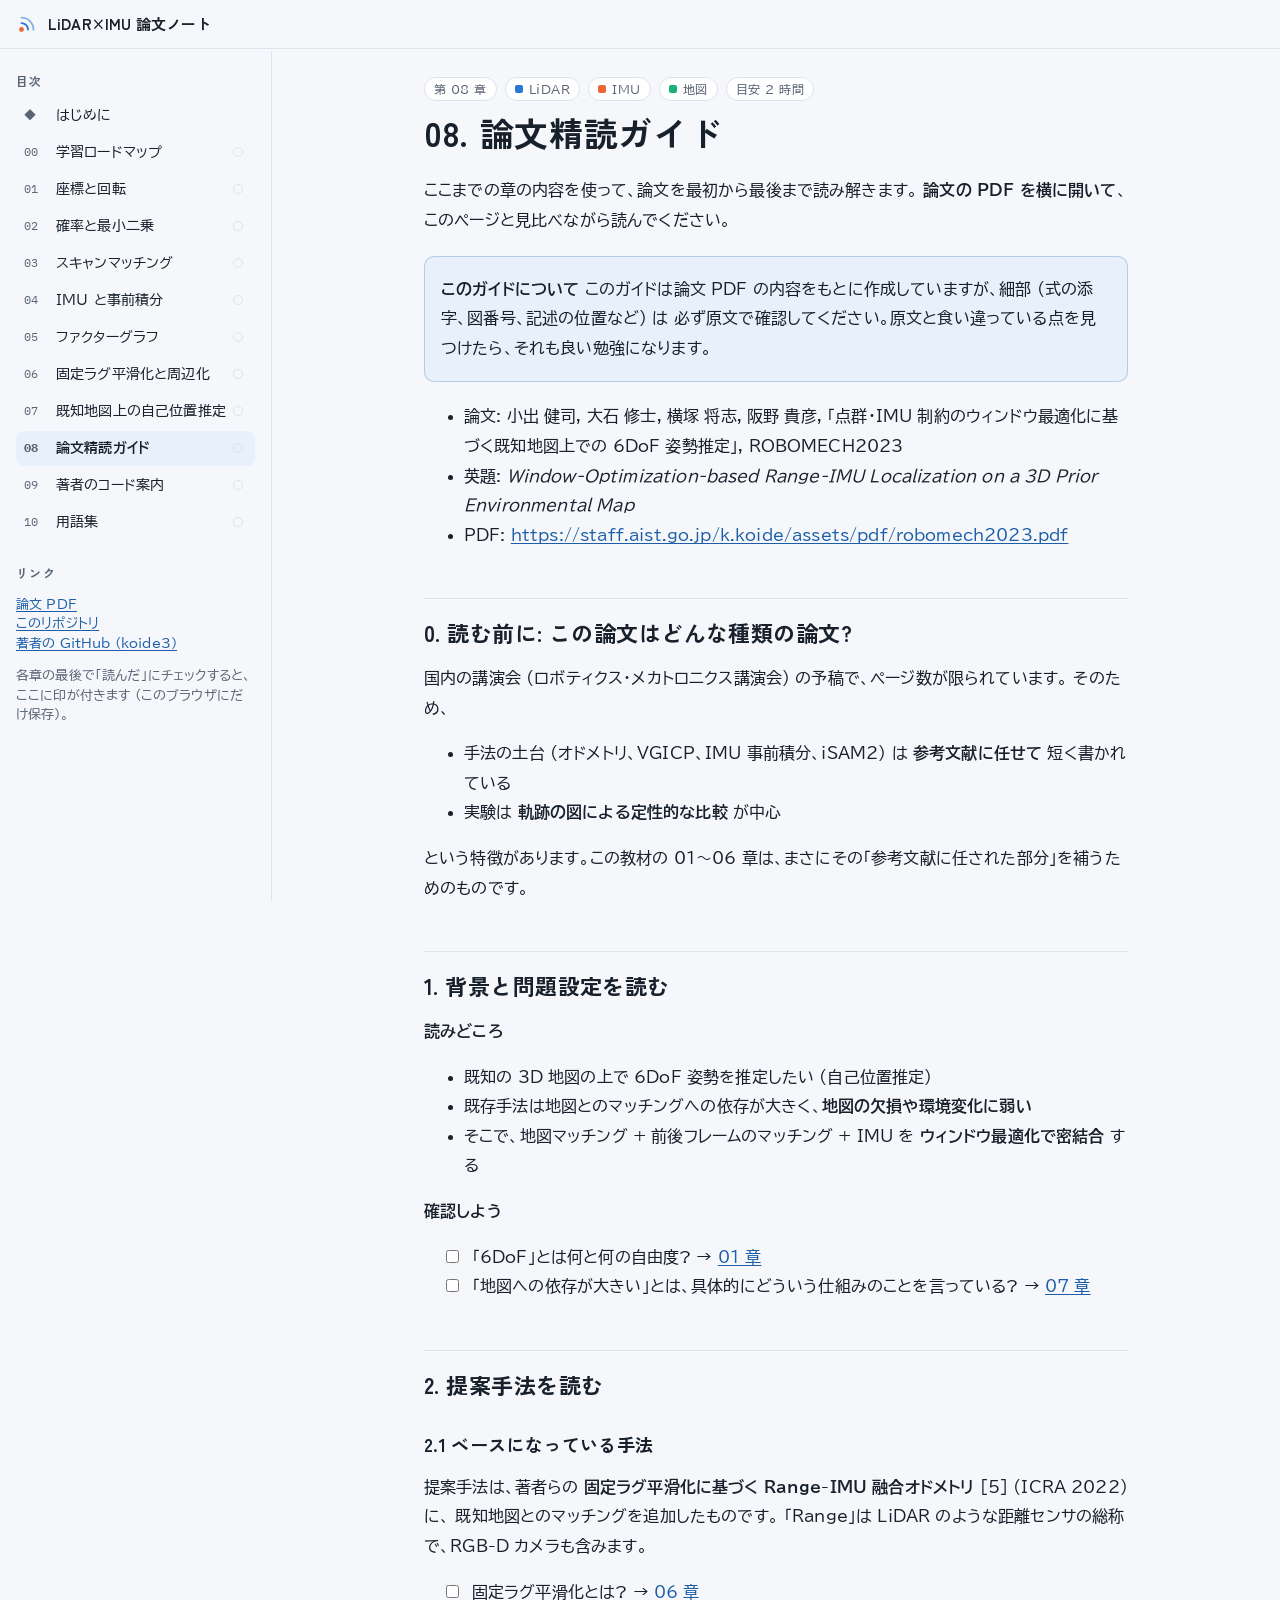
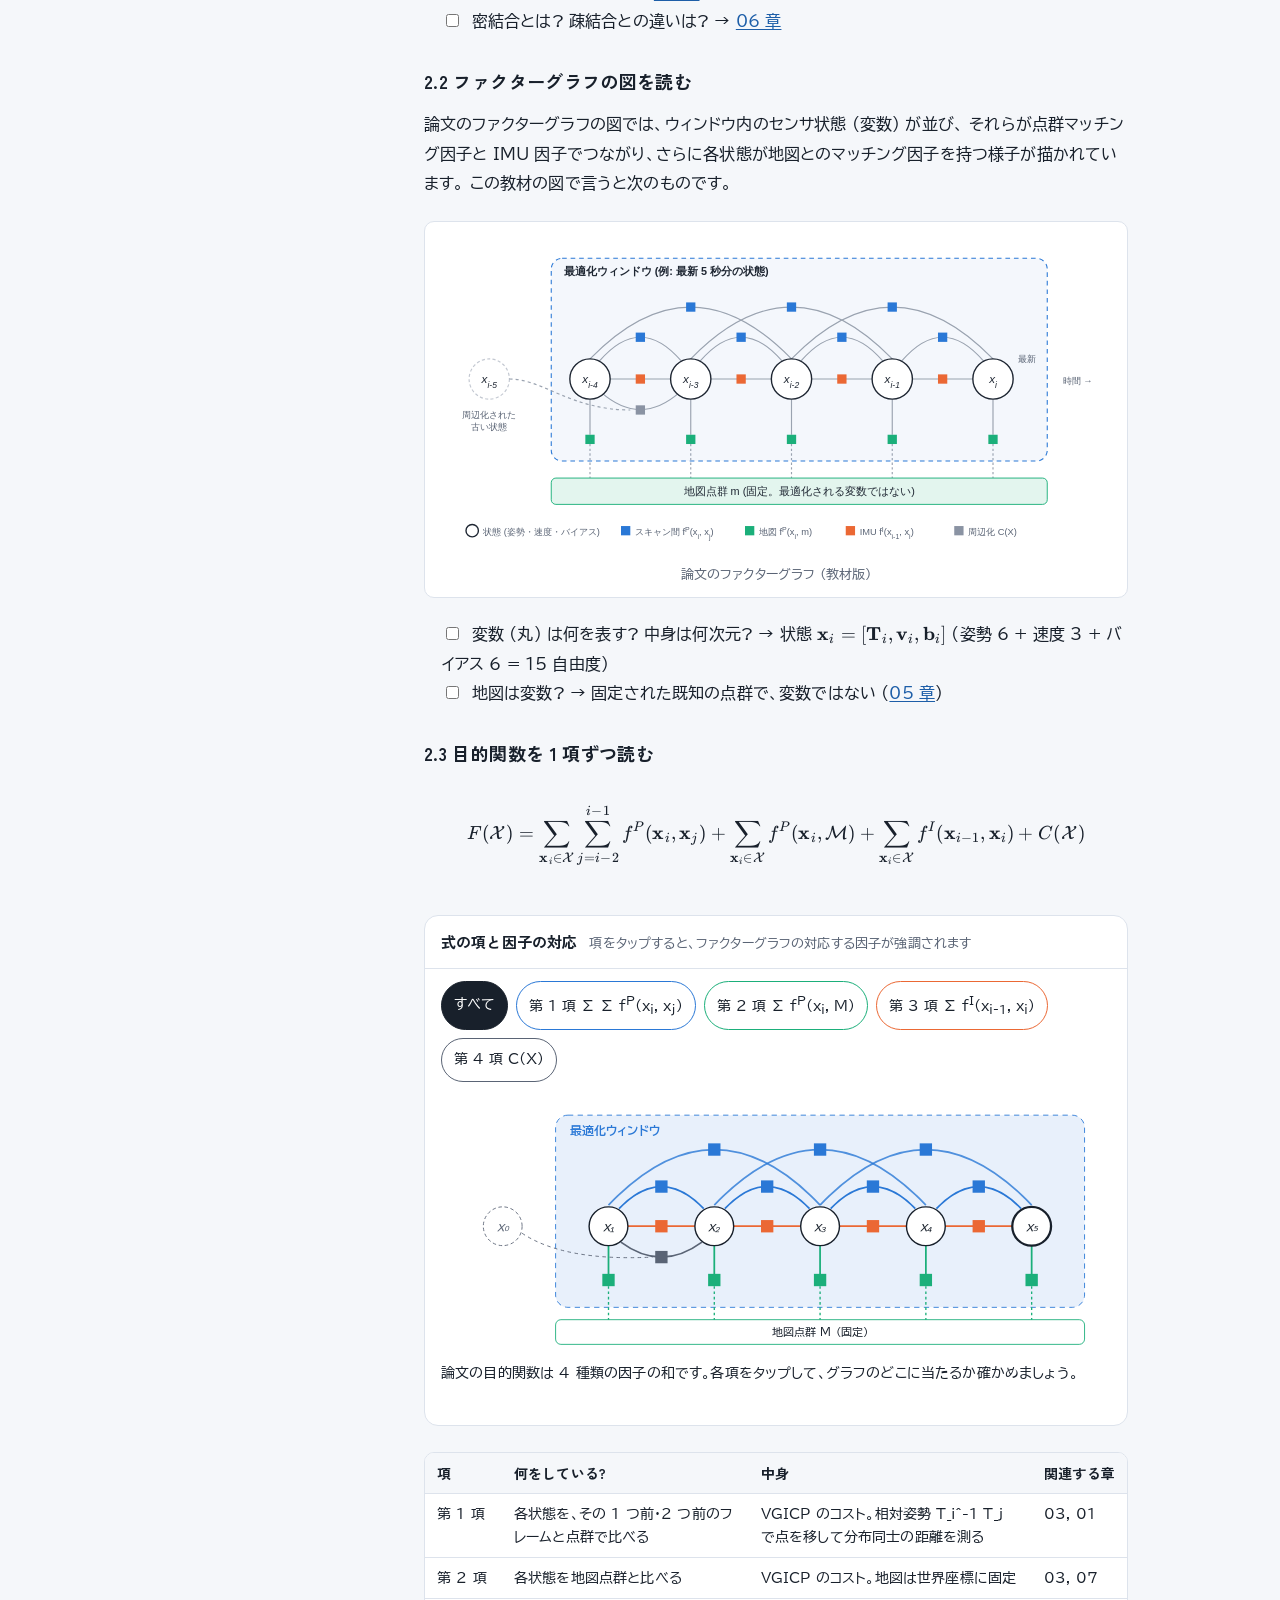
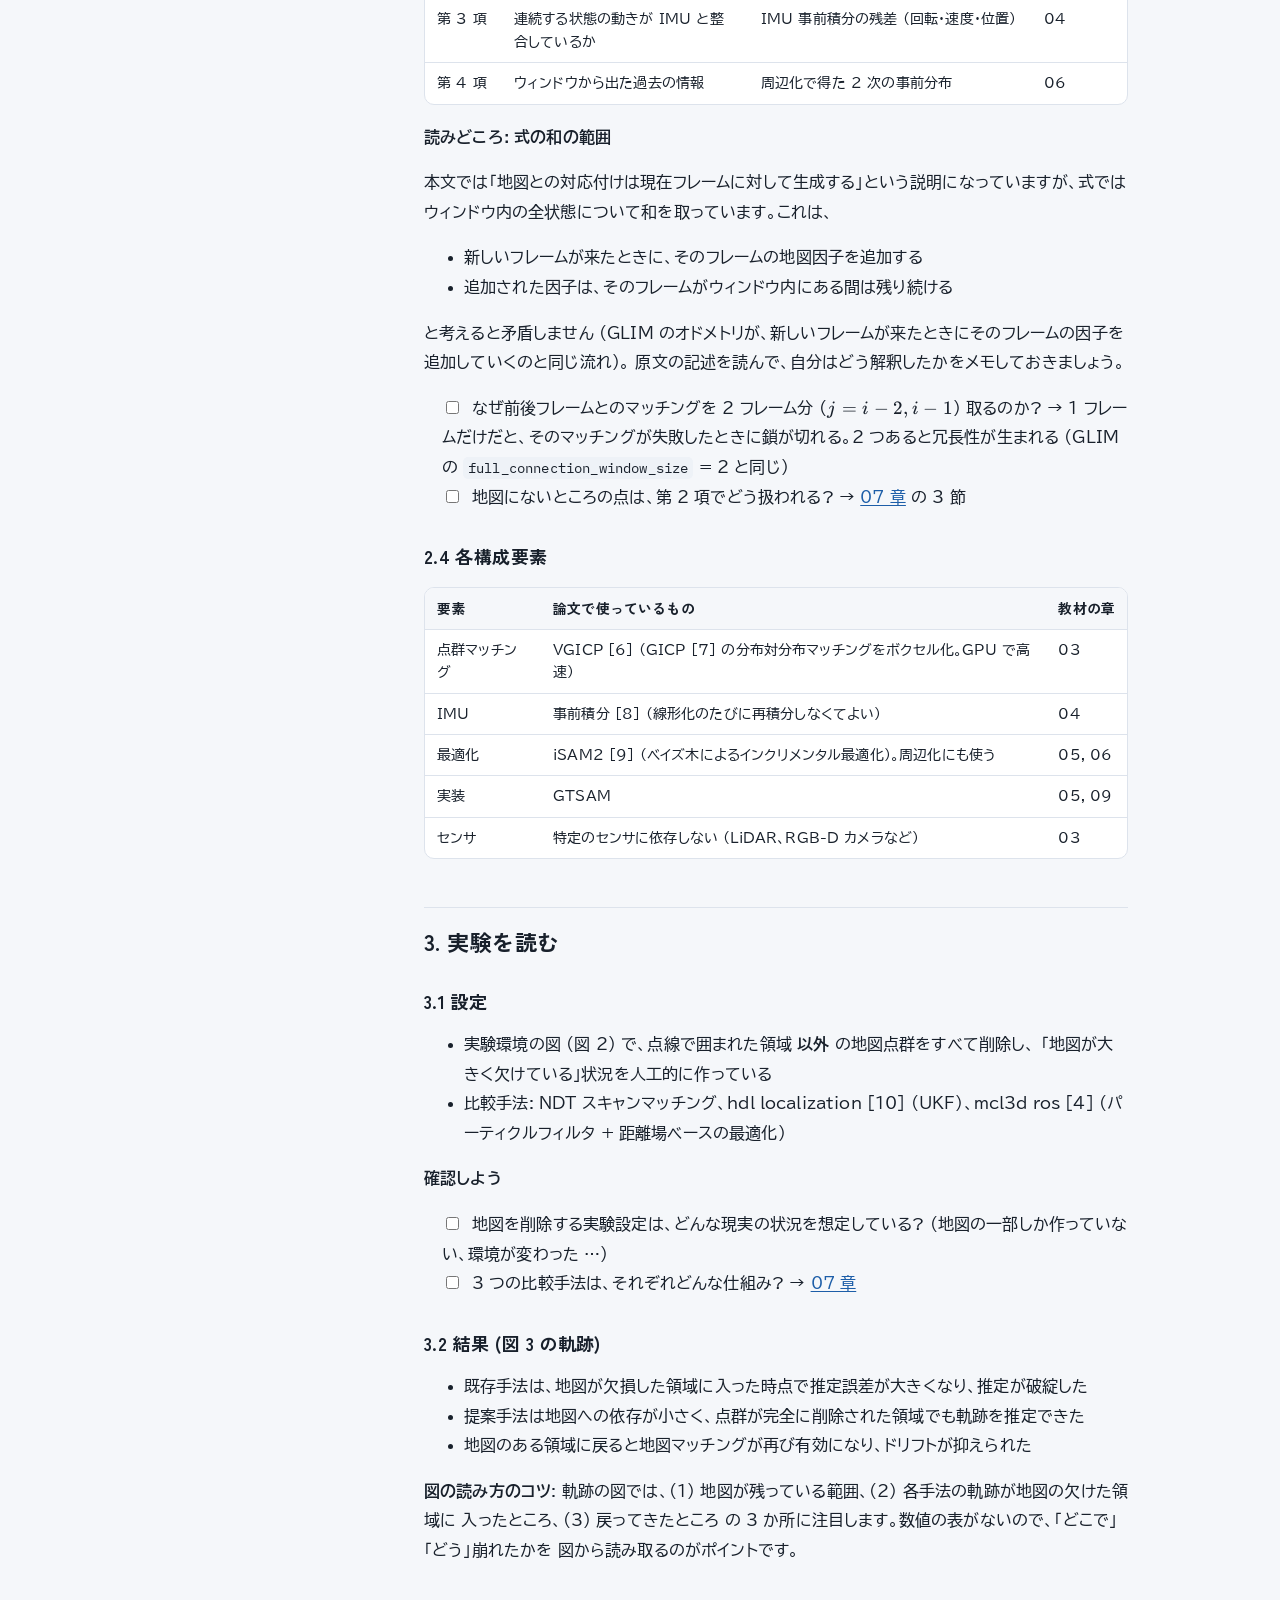
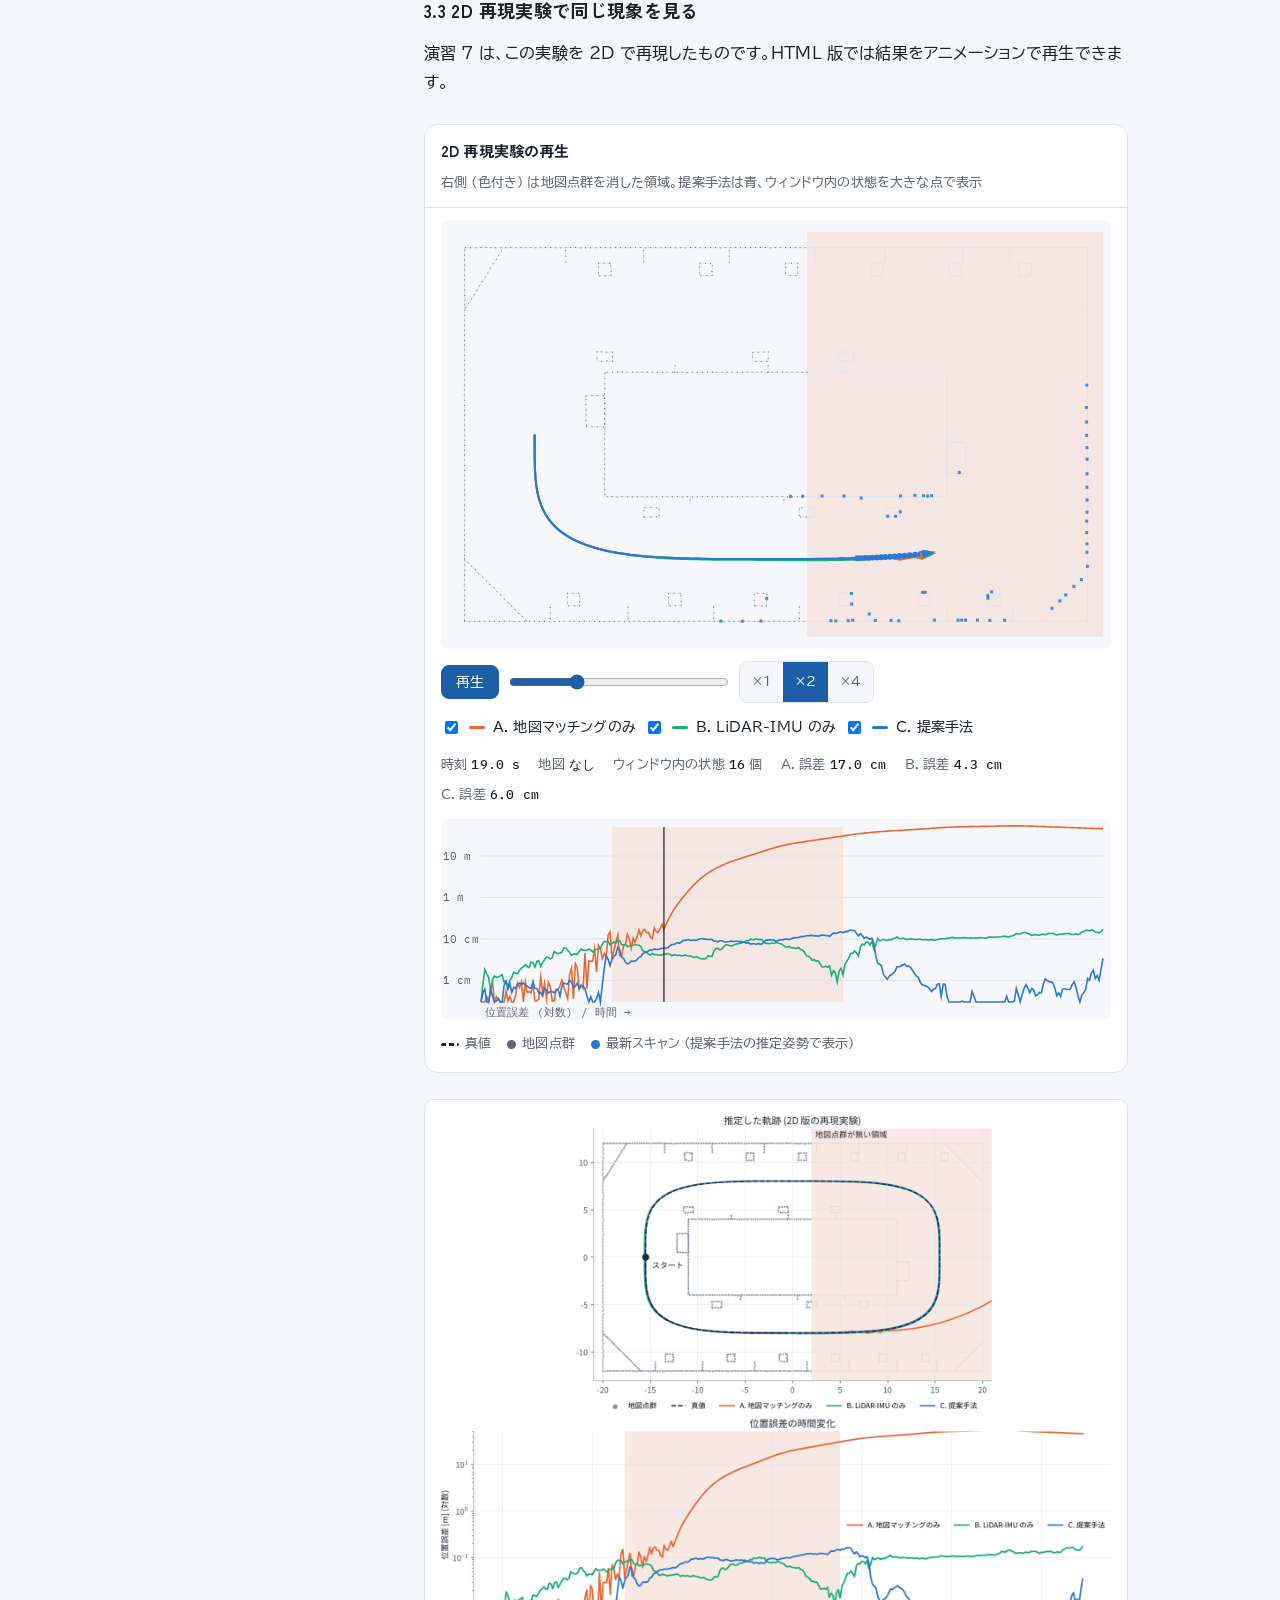
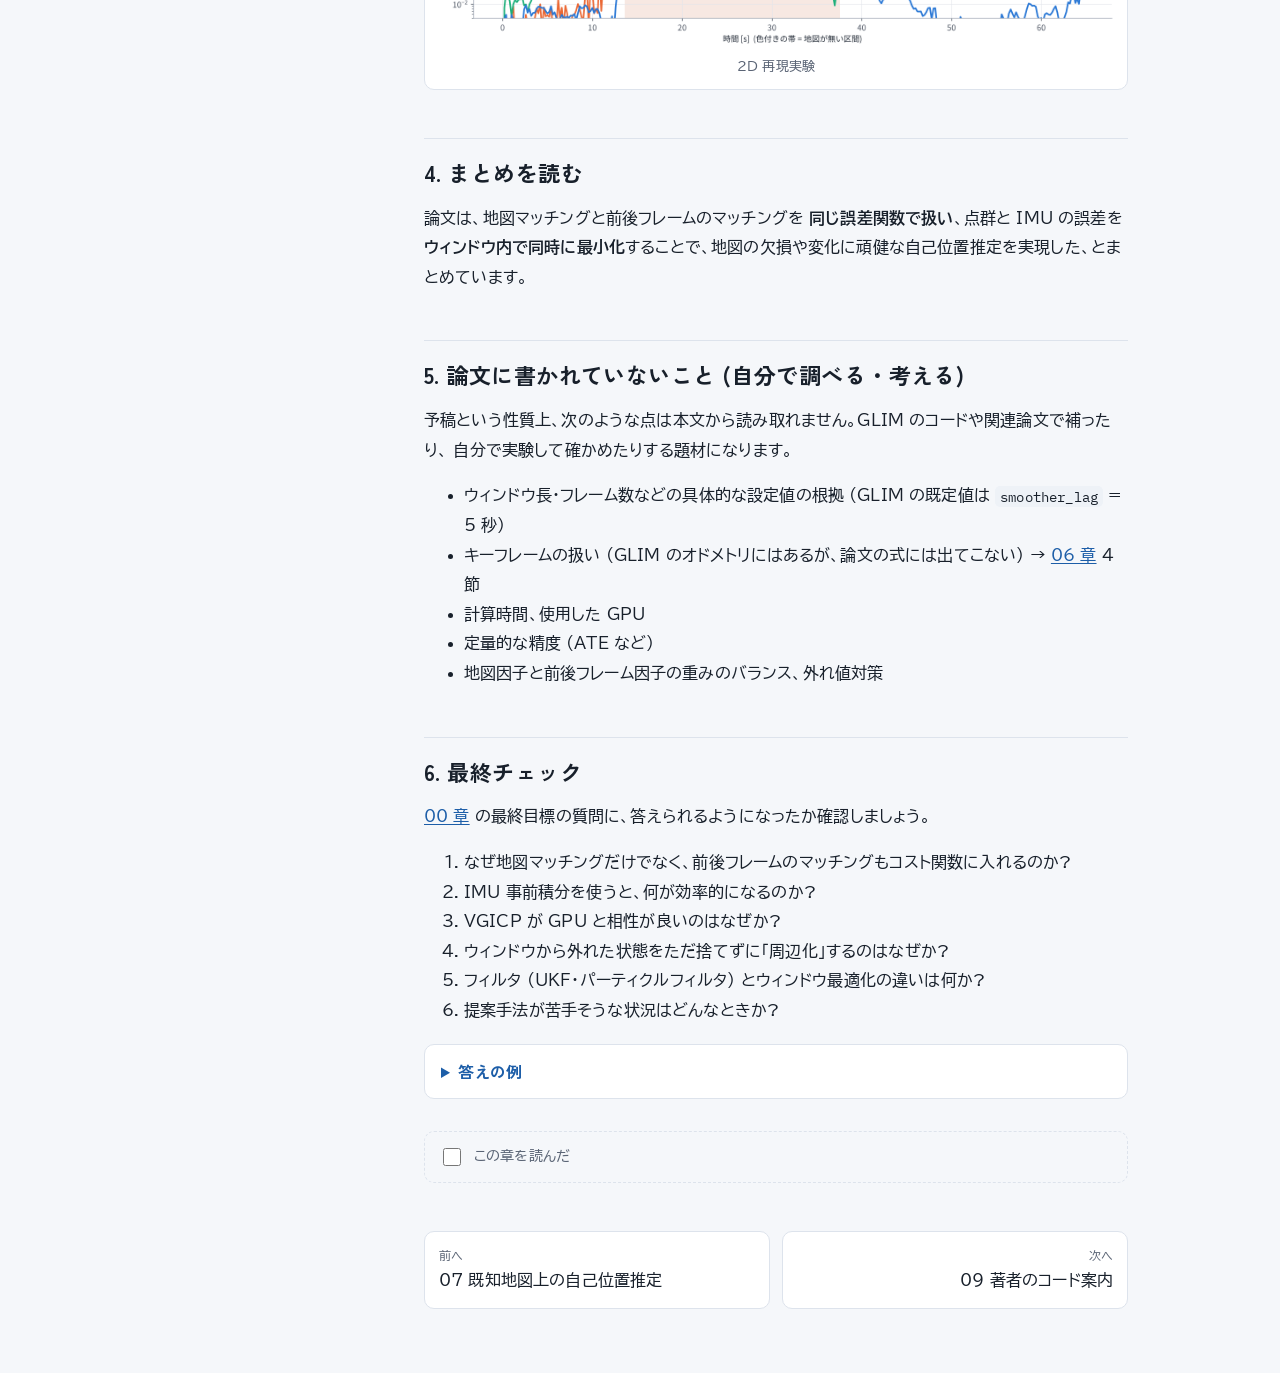
<file: html/08_paper_walkthrough.html>
<!doctype html>
<html lang="ja">
<head>
<meta charset="utf-8">
<meta name="viewport" content="width=device-width, initial-scale=1, viewport-fit=cover">
<title>論文精読ガイド | LiDAR×IMU 論文ノート</title>
<link rel="preconnect" href="https://fonts.googleapis.com">
<link rel="preconnect" href="https://fonts.gstatic.com" crossorigin>
<link rel="stylesheet" href="https://fonts.googleapis.com/css2?family=BIZ+UDPGothic:wght@400;700&family=IBM+Plex+Mono:wght@400;500&family=Zen+Kaku+Gothic+New:wght@500;700&display=swap">
<link rel="stylesheet" href="assets/style.css">
<link rel="stylesheet" href="assets/katex/katex.css">
<script defer src="assets/katex/katex.min.js"></script>
<script defer src="assets/katex/auto-render.min.js"></script>
</head>
<body>
<header class="topbar">
  <a class="brand" href="index.html"><svg class="brand-mark" viewBox="0 0 24 24" aria-hidden="true"><circle cx="6" cy="18" r="2.6" fill="var(--imu)"/><path d="M6 11a7 7 0 0 1 7 7" fill="none" stroke="var(--lidar)" stroke-width="2" stroke-linecap="round"/><path d="M6 5a13 13 0 0 1 13 13" fill="none" stroke="var(--lidar)" stroke-width="2" stroke-linecap="round" opacity=".55"/></svg><span>LiDAR×IMU 論文ノート</span></a>
  <button class="menu-btn" type="button" aria-expanded="false" aria-label="目次を開く">目次</button>
</header>
<div class="layout">
<nav class="rail" aria-label="章の一覧"><h2>目次</h2><ul class="toc"><li><a href="index.html"><span class="num">◆</span><span>はじめに</span><span></span></a></li><li><a href="00_roadmap.html"><span class="num">00</span><span>学習ロードマップ</span><span class="done" data-done-slug="00_roadmap" title="読了"></span></a></li><li><a href="01_coordinates_and_rotation.html"><span class="num">01</span><span>座標と回転</span><span class="done" data-done-slug="01_coordinates_and_rotation" title="読了"></span></a></li><li><a href="02_probability_and_least_squares.html"><span class="num">02</span><span>確率と最小二乗</span><span class="done" data-done-slug="02_probability_and_least_squares" title="読了"></span></a></li><li><a href="03_point_cloud_registration.html"><span class="num">03</span><span>スキャンマッチング</span><span class="done" data-done-slug="03_point_cloud_registration" title="読了"></span></a></li><li><a href="04_imu_and_preintegration.html"><span class="num">04</span><span>IMU と事前積分</span><span class="done" data-done-slug="04_imu_and_preintegration" title="読了"></span></a></li><li><a href="05_factor_graph.html"><span class="num">05</span><span>ファクターグラフ</span><span class="done" data-done-slug="05_factor_graph" title="読了"></span></a></li><li><a href="06_fixed_lag_smoothing.html"><span class="num">06</span><span>固定ラグ平滑化と周辺化</span><span class="done" data-done-slug="06_fixed_lag_smoothing" title="読了"></span></a></li><li><a href="07_map_based_localization.html"><span class="num">07</span><span>既知地図上の自己位置推定</span><span class="done" data-done-slug="07_map_based_localization" title="読了"></span></a></li><li><a href="08_paper_walkthrough.html" aria-current="page"><span class="num">08</span><span>論文精読ガイド</span><span class="done" data-done-slug="08_paper_walkthrough" title="読了"></span></a></li><li><a href="09_author_code_guide.html"><span class="num">09</span><span>著者のコード案内</span><span class="done" data-done-slug="09_author_code_guide" title="読了"></span></a></li><li><a href="10_glossary.html"><span class="num">10</span><span>用語集</span><span class="done" data-done-slug="10_glossary" title="読了"></span></a></li></ul><h2>リンク</h2><p class="rail-note"><a href="https://staff.aist.go.jp/k.koide/assets/pdf/robomech2023.pdf" target="_blank" rel="noopener">論文 PDF</a><br><a href="https://github.com/mamoru1126/study_lidar_and_imu" target="_blank" rel="noopener">このリポジトリ</a><br><a href="https://github.com/koide3" target="_blank" rel="noopener">著者の GitHub (koide3)</a></p><p class="rail-note">各章の最後で「読んだ」にチェックすると、ここに印が付きます (このブラウザにだけ保存)。</p></nav>
<main>
<article class="article">
<div class="chapter-meta"><span class="chip time">第 08 章</span><span class="chip lidar">LiDAR</span><span class="chip imu">IMU</span><span class="chip map">地図</span><span class="chip time">目安 2 時間</span></div>
<h1 id="08-論文精読ガイド">08. 論文精読ガイド</h1>
<p>ここまでの章の内容を使って、論文を最初から最後まで読み解きます。
<strong>論文の PDF を横に開いて</strong>、このページと見比べながら読んでください。</p>
<blockquote>
<p><strong>このガイドについて</strong>
このガイドは論文 PDF の内容をもとに作成していますが、細部 (式の添字、図番号、記述の位置など) は
必ず原文で確認してください。原文と食い違っている点を見つけたら、それも良い勉強になります。</p>
</blockquote>
<ul>
<li>論文: 小出 健司, 大石 修士, 横塚 将志, 阪野 貴彦, 「点群・IMU 制約のウィンドウ最適化に基づく既知地図上での 6DoF 姿勢推定」, ROBOMECH2023</li>
<li>英題: <em>Window-Optimization-based Range-IMU Localization on a 3D Prior Environmental Map</em></li>
<li>PDF: <a href="https://staff.aist.go.jp/k.koide/assets/pdf/robomech2023.pdf">https://staff.aist.go.jp/k.koide/assets/pdf/robomech2023.pdf</a></li>
</ul>
<hr />
<h2 id="0-読む前に-この論文はどんな種類の論文">0. 読む前に: この論文はどんな種類の論文?</h2>
<p>国内の講演会 (ロボティクス・メカトロニクス講演会) の予稿で、ページ数が限られています。
そのため、</p>
<ul>
<li>手法の土台 (オドメトリ、VGICP、IMU 事前積分、iSAM2) は <strong>参考文献に任せて</strong> 短く書かれている</li>
<li>実験は <strong>軌跡の図による定性的な比較</strong> が中心</li>
</ul>
<p>という特徴があります。この教材の 01〜06 章は、まさにその「参考文献に任された部分」を補うためのものです。</p>
<h2 id="1-背景と問題設定を読む">1. 背景と問題設定を読む</h2>
<p><strong>読みどころ</strong></p>
<ul>
<li>既知の 3D 地図の上で 6DoF 姿勢を推定したい (自己位置推定)</li>
<li>既存手法は地図とのマッチングへの依存が大きく、<strong>地図の欠損や環境変化に弱い</strong></li>
<li>そこで、地図マッチング + 前後フレームのマッチング + IMU を <strong>ウィンドウ最適化で密結合</strong> する</li>
</ul>
<p><strong>確認しよう</strong></p>
<ul class="task-list">
<li class="task-list-item"><input type="checkbox" disabled/> 「6DoF」とは何と何の自由度? → <a href="01_coordinates_and_rotation.html">01 章</a></li>
<li class="task-list-item"><input type="checkbox" disabled/> 「地図への依存が大きい」とは、具体的にどういう仕組みのことを言っている? → <a href="07_map_based_localization.html">07 章</a></li>
</ul>
<h2 id="2-提案手法を読む">2. 提案手法を読む</h2>
<h3 id="21-ベースになっている手法">2.1 ベースになっている手法</h3>
<p>提案手法は、著者らの <strong>固定ラグ平滑化に基づく Range-IMU 融合オドメトリ</strong> [5] (ICRA 2022) に、
既知地図とのマッチングを追加したものです。
「Range」は LiDAR のような距離センサの総称で、RGB-D カメラも含みます。</p>
<ul class="task-list">
<li class="task-list-item"><input type="checkbox" disabled/> 固定ラグ平滑化とは? → <a href="06_fixed_lag_smoothing.html">06 章</a></li>
<li class="task-list-item"><input type="checkbox" disabled/> 密結合とは? 疎結合との違いは? → <a href="06_fixed_lag_smoothing.html">06 章</a></li>
</ul>
<h3 id="22-ファクターグラフの図を読む">2.2 ファクターグラフの図を読む</h3>
<p>論文のファクターグラフの図では、ウィンドウ内のセンサ状態 (変数) が並び、
それらが点群マッチング因子と IMU 因子でつながり、さらに各状態が地図とのマッチング因子を持つ様子が描かれています。
この教材の図で言うと次のものです。</p>
<p><img alt="論文のファクターグラフ (教材版)" src="figures/fig_factor_graph.svg" /></p>
<ul class="task-list">
<li class="task-list-item"><input type="checkbox" disabled/> 変数 (丸) は何を表す? 中身は何次元? → 状態 <span class="arithmatex">\(\mathbf{x}_i = [\mathbf{T}_i, \mathbf{v}_i, \mathbf{b}_i]\)</span> (姿勢 6 + 速度 3 + バイアス 6 = 15 自由度)</li>
<li class="task-list-item"><input type="checkbox" disabled/> 地図は変数? → 固定された既知の点群で、変数ではない (<a href="05_factor_graph.html">05 章</a>)</li>
</ul>
<h3 id="23-目的関数を-1-項ずつ読む">2.3 目的関数を 1 項ずつ読む</h3>
<div class="arithmatex">\[
F(\mathcal{X}) = \sum_{\mathbf{x}_i \in \mathcal{X}} \sum_{j=i-2}^{i-1} f^{P}(\mathbf{x}_i, \mathbf{x}_j)
 + \sum_{\mathbf{x}_i \in \mathcal{X}} f^{P}(\mathbf{x}_i, \mathcal{M})
 + \sum_{\mathbf{x}_i \in \mathcal{X}} f^{I}(\mathbf{x}_{i-1}, \mathbf{x}_i)
 + C(\mathcal{X})
\]</div>
<div data-demo="equation"></div>

<table>
<thead>
<tr>
<th>項</th>
<th>何をしている?</th>
<th>中身</th>
<th>関連する章</th>
</tr>
</thead>
<tbody>
<tr>
<td>第 1 項</td>
<td>各状態を、その 1 つ前・2 つ前のフレームと点群で比べる</td>
<td>VGICP のコスト。相対姿勢 T_i^-1 T_j で点を移して分布同士の距離を測る</td>
<td>03, 01</td>
</tr>
<tr>
<td>第 2 項</td>
<td>各状態を地図点群と比べる</td>
<td>VGICP のコスト。地図は世界座標に固定</td>
<td>03, 07</td>
</tr>
<tr>
<td>第 3 項</td>
<td>連続する状態の動きが IMU と整合しているか</td>
<td>IMU 事前積分の残差 (回転・速度・位置)</td>
<td>04</td>
</tr>
<tr>
<td>第 4 項</td>
<td>ウィンドウから出た過去の情報</td>
<td>周辺化で得た 2 次の事前分布</td>
<td>06</td>
</tr>
</tbody>
</table>
<p><strong>読みどころ: 式の和の範囲</strong></p>
<p>本文では「地図との対応付けは現在フレームに対して生成する」という説明になっていますが、式では
ウィンドウ内の全状態について和を取っています。これは、</p>
<ul>
<li>新しいフレームが来たときに、そのフレームの地図因子を追加する</li>
<li>追加された因子は、そのフレームがウィンドウ内にある間は残り続ける</li>
</ul>
<p>と考えると矛盾しません (GLIM のオドメトリが、新しいフレームが来たときにそのフレームの因子を追加していくのと同じ流れ)。
原文の記述を読んで、自分はどう解釈したかをメモしておきましょう。</p>
<ul class="task-list">
<li class="task-list-item"><input type="checkbox" disabled/> なぜ前後フレームとのマッチングを 2 フレーム分 (<span class="arithmatex">\(j = i-2, i-1\)</span>) 取るのか?
      → 1 フレームだけだと、そのマッチングが失敗したときに鎖が切れる。2 つあると冗長性が生まれる
      (GLIM の <code>full_connection_window_size</code> = 2 と同じ)</li>
<li class="task-list-item"><input type="checkbox" disabled/> 地図にないところの点は、第 2 項でどう扱われる? → <a href="07_map_based_localization.html">07 章</a> の 3 節</li>
</ul>
<h3 id="24-各構成要素">2.4 各構成要素</h3>
<table>
<thead>
<tr>
<th>要素</th>
<th>論文で使っているもの</th>
<th>教材の章</th>
</tr>
</thead>
<tbody>
<tr>
<td>点群マッチング</td>
<td>VGICP [6] (GICP [7] の分布対分布マッチングをボクセル化。GPU で高速)</td>
<td>03</td>
</tr>
<tr>
<td>IMU</td>
<td>事前積分 [8] (線形化のたびに再積分しなくてよい)</td>
<td>04</td>
</tr>
<tr>
<td>最適化</td>
<td>iSAM2 [9] (ベイズ木によるインクリメンタル最適化)。周辺化にも使う</td>
<td>05, 06</td>
</tr>
<tr>
<td>実装</td>
<td>GTSAM</td>
<td>05, 09</td>
</tr>
<tr>
<td>センサ</td>
<td>特定のセンサに依存しない (LiDAR、RGB-D カメラなど)</td>
<td>03</td>
</tr>
</tbody>
</table>
<h2 id="3-実験を読む">3. 実験を読む</h2>
<h3 id="31-設定">3.1 設定</h3>
<ul>
<li>実験環境の図 (図 2) で、点線で囲まれた領域 <strong>以外</strong> の地図点群をすべて削除し、
  「地図が大きく欠けている」状況を人工的に作っている</li>
<li>比較手法: NDT スキャンマッチング、hdl_localization [10] (UKF)、mcl3d_ros [4] (パーティクルフィルタ + 距離場ベースの最適化)</li>
</ul>
<p><strong>確認しよう</strong></p>
<ul class="task-list">
<li class="task-list-item"><input type="checkbox" disabled/> 地図を削除する実験設定は、どんな現実の状況を想定している? (地図の一部しか作っていない、環境が変わった …)</li>
<li class="task-list-item"><input type="checkbox" disabled/> 3 つの比較手法は、それぞれどんな仕組み? → <a href="07_map_based_localization.html">07 章</a></li>
</ul>
<h3 id="32-結果-図-3-の軌跡">3.2 結果 (図 3 の軌跡)</h3>
<ul>
<li>既存手法は、地図が欠損した領域に入った時点で推定誤差が大きくなり、推定が破綻した</li>
<li>提案手法は地図への依存が小さく、点群が完全に削除された領域でも軌跡を推定できた</li>
<li>地図のある領域に戻ると地図マッチングが再び有効になり、ドリフトが抑えられた</li>
</ul>
<p><strong>図の読み方のコツ</strong>: 軌跡の図では、(1) 地図が残っている範囲、(2) 各手法の軌跡が地図の欠けた領域に
入ったところ、(3) 戻ってきたところ の 3 か所に注目します。数値の表がないので、「どこで」「どう」崩れたかを
図から読み取るのがポイントです。</p>
<h3 id="33-2d-再現実験で同じ現象を見る">3.3 2D 再現実験で同じ現象を見る</h3>
<p>演習 7 は、この実験を 2D で再現したものです。HTML 版では結果をアニメーションで再生できます。</p>
<div data-demo="replay"></div>

<p><img alt="2D 再現実験" src="figures/ex07_sliding_window_localization.png" /></p>
<h2 id="4-まとめを読む">4. まとめを読む</h2>
<p>論文は、地図マッチングと前後フレームのマッチングを <strong>同じ誤差関数で扱い</strong>、点群と IMU の誤差を
<strong>ウィンドウ内で同時に最小化</strong>することで、地図の欠損や変化に頑健な自己位置推定を実現した、とまとめています。</p>
<h2 id="5-論文に書かれていないこと-自分で調べる考える">5. 論文に書かれていないこと (自分で調べる・考える)</h2>
<p>予稿という性質上、次のような点は本文から読み取れません。GLIM のコードや関連論文で補ったり、
自分で実験して確かめたりする題材になります。</p>
<ul>
<li>ウィンドウ長・フレーム数などの具体的な設定値の根拠 (GLIM の既定値は <code>smoother_lag</code> = 5 秒)</li>
<li>キーフレームの扱い (GLIM のオドメトリにはあるが、論文の式には出てこない) → <a href="06_fixed_lag_smoothing.html">06 章</a> 4 節</li>
<li>計算時間、使用した GPU</li>
<li>定量的な精度 (ATE など)</li>
<li>地図因子と前後フレーム因子の重みのバランス、外れ値対策</li>
</ul>
<h2 id="6-最終チェック">6. 最終チェック</h2>
<p><a href="00_roadmap.html">00 章</a> の最終目標の質問に、答えられるようになったか確認しましょう。</p>
<ol>
<li>なぜ地図マッチングだけでなく、前後フレームのマッチングもコスト関数に入れるのか?</li>
<li>IMU 事前積分を使うと、何が効率的になるのか?</li>
<li>VGICP が GPU と相性が良いのはなぜか?</li>
<li>ウィンドウから外れた状態をただ捨てずに「周辺化」するのはなぜか?</li>
<li>フィルタ (UKF・パーティクルフィルタ) とウィンドウ最適化の違いは何か?</li>
<li>提案手法が苦手そうな状況はどんなときか?</li>
</ol>
<details>
<summary>答えの例</summary>
<ol>
<li>地図が欠けている・変わっている場所でも、前後フレームのマッチングと IMU で推定を続けるため。地図マッチングを「数ある因子の 1 つ」にしておけば、地図との対応が取れない場所では自然に他の因子が推定を支える。</li>
<li>最適化で状態の推定値が変わるたびに IMU 計測を積分し直す必要がなくなる。バイアスの変化も 1 次補正で済む。</li>
<li>対応探索がボクセルの参照 1 回で済み、全点で同じ計算をするだけなので、分岐が少なく大量の点を並列に処理できる。</li>
<li>ただ捨てると、その状態に繋がっていた因子の情報 (特に地図で確かめた位置) が失われ、地図のない区間でウィンドウの位置を決める手がかりがなくなる。周辺化すれば、その情報を残った状態への事前分布として引き継げる。</li>
<li>フィルタは最新の状態だけを持ち、過去の情報は一度線形化して取り込んだら修正できない。ウィンドウ最適化は数秒分の状態を持ち、新しい情報で過去の状態も修正し、因子を何度でも再線形化できる。また、地図・前後フレーム・IMU を密結合で 1 つの問題として扱える。</li>
<li>例: 地図のない区間が長くドリフトが大きくなりすぎて地図に戻ったときにマッチングが収束しない場合、地図にある物体が大きく動いていて誤った対応が多い場合、点群も IMU も退化する状況、GPU が使えない計算機 など。</li>
</ol>
</details>
<label class="read-toggle"><input type="checkbox" id="read-toggle" data-slug="08_paper_walkthrough"> この章を読んだ</label>
<nav class="pager" aria-label="前後の章"><a class="prev" href="07_map_based_localization.html"><small>前へ</small>07 既知地図上の自己位置推定</a><a class="next" href="09_author_code_guide.html"><small>次へ</small>09 著者のコード案内</a></nav>
</article>
</main>
</div>
<script src="data/sliding_window_result.js"></script>
<script src="assets/app.js"></script>
<script src="assets/demos.js"></script>
</body>
</html>
</file>
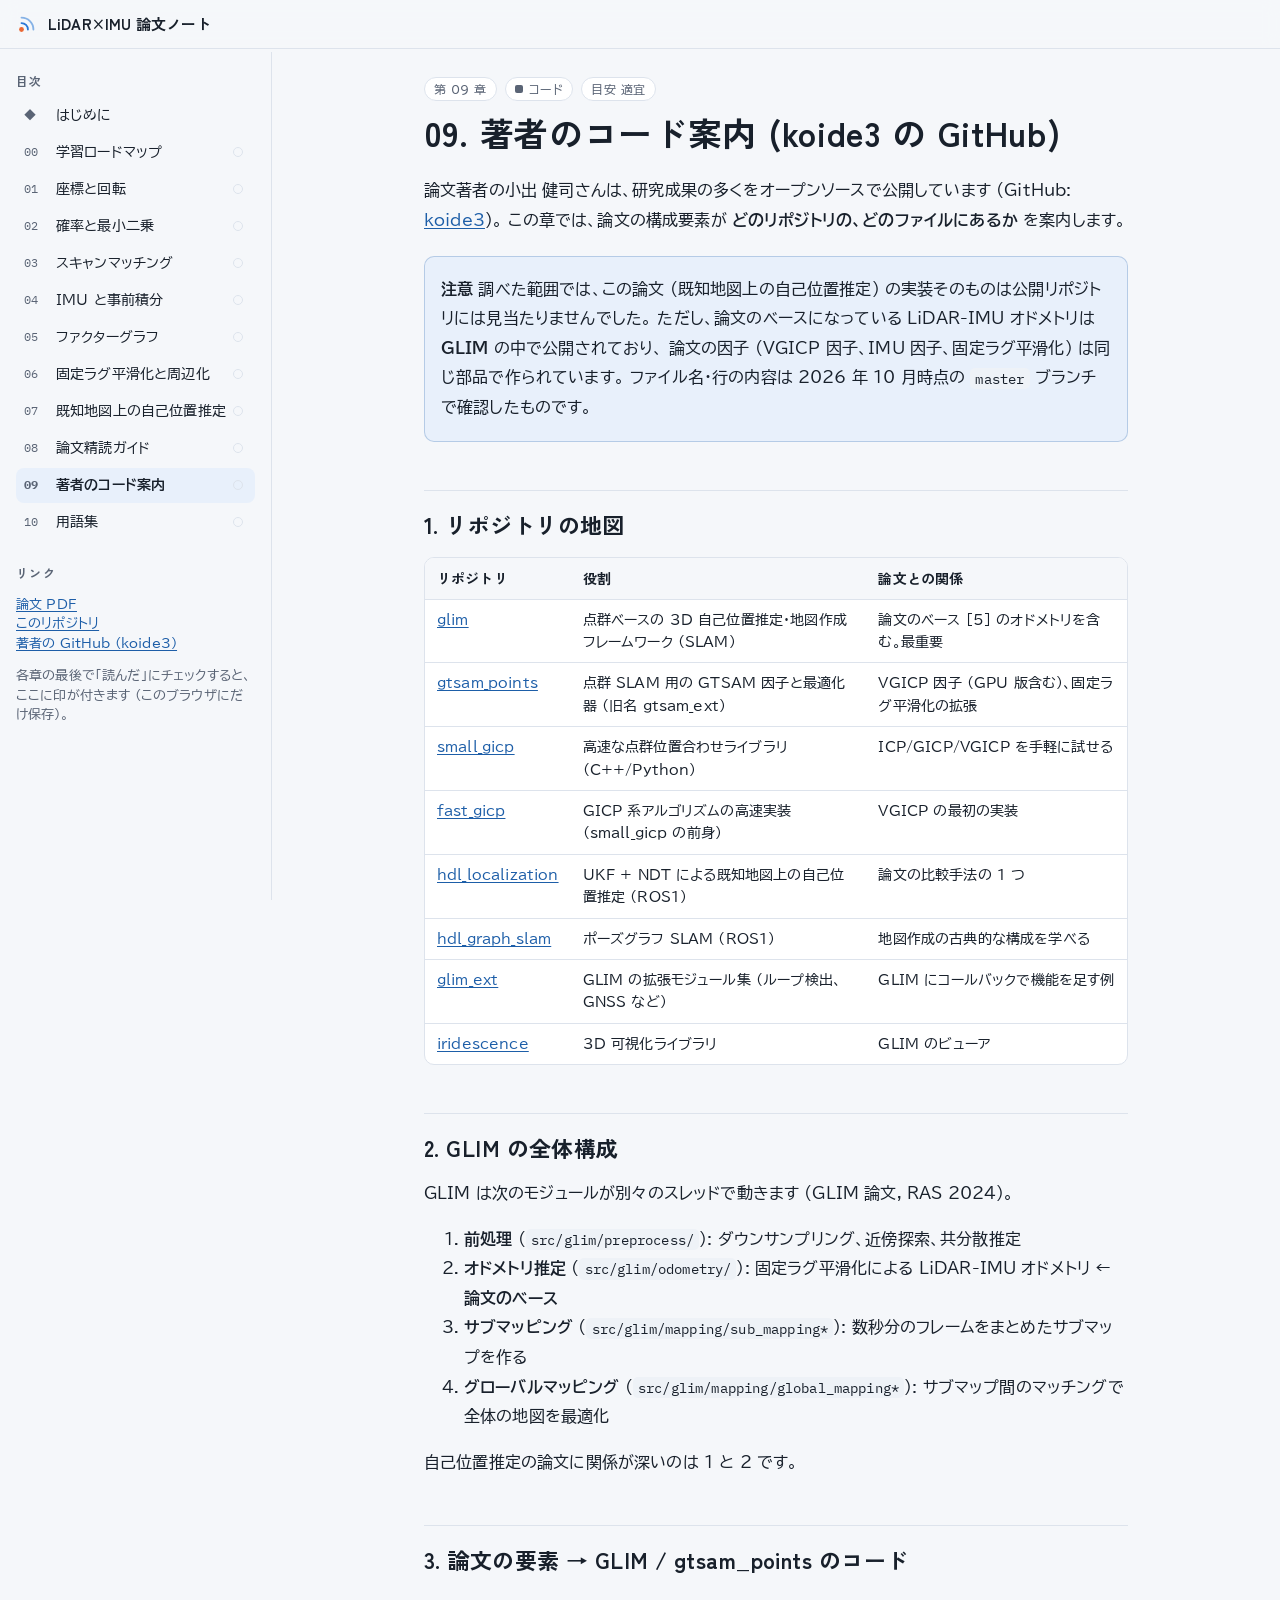
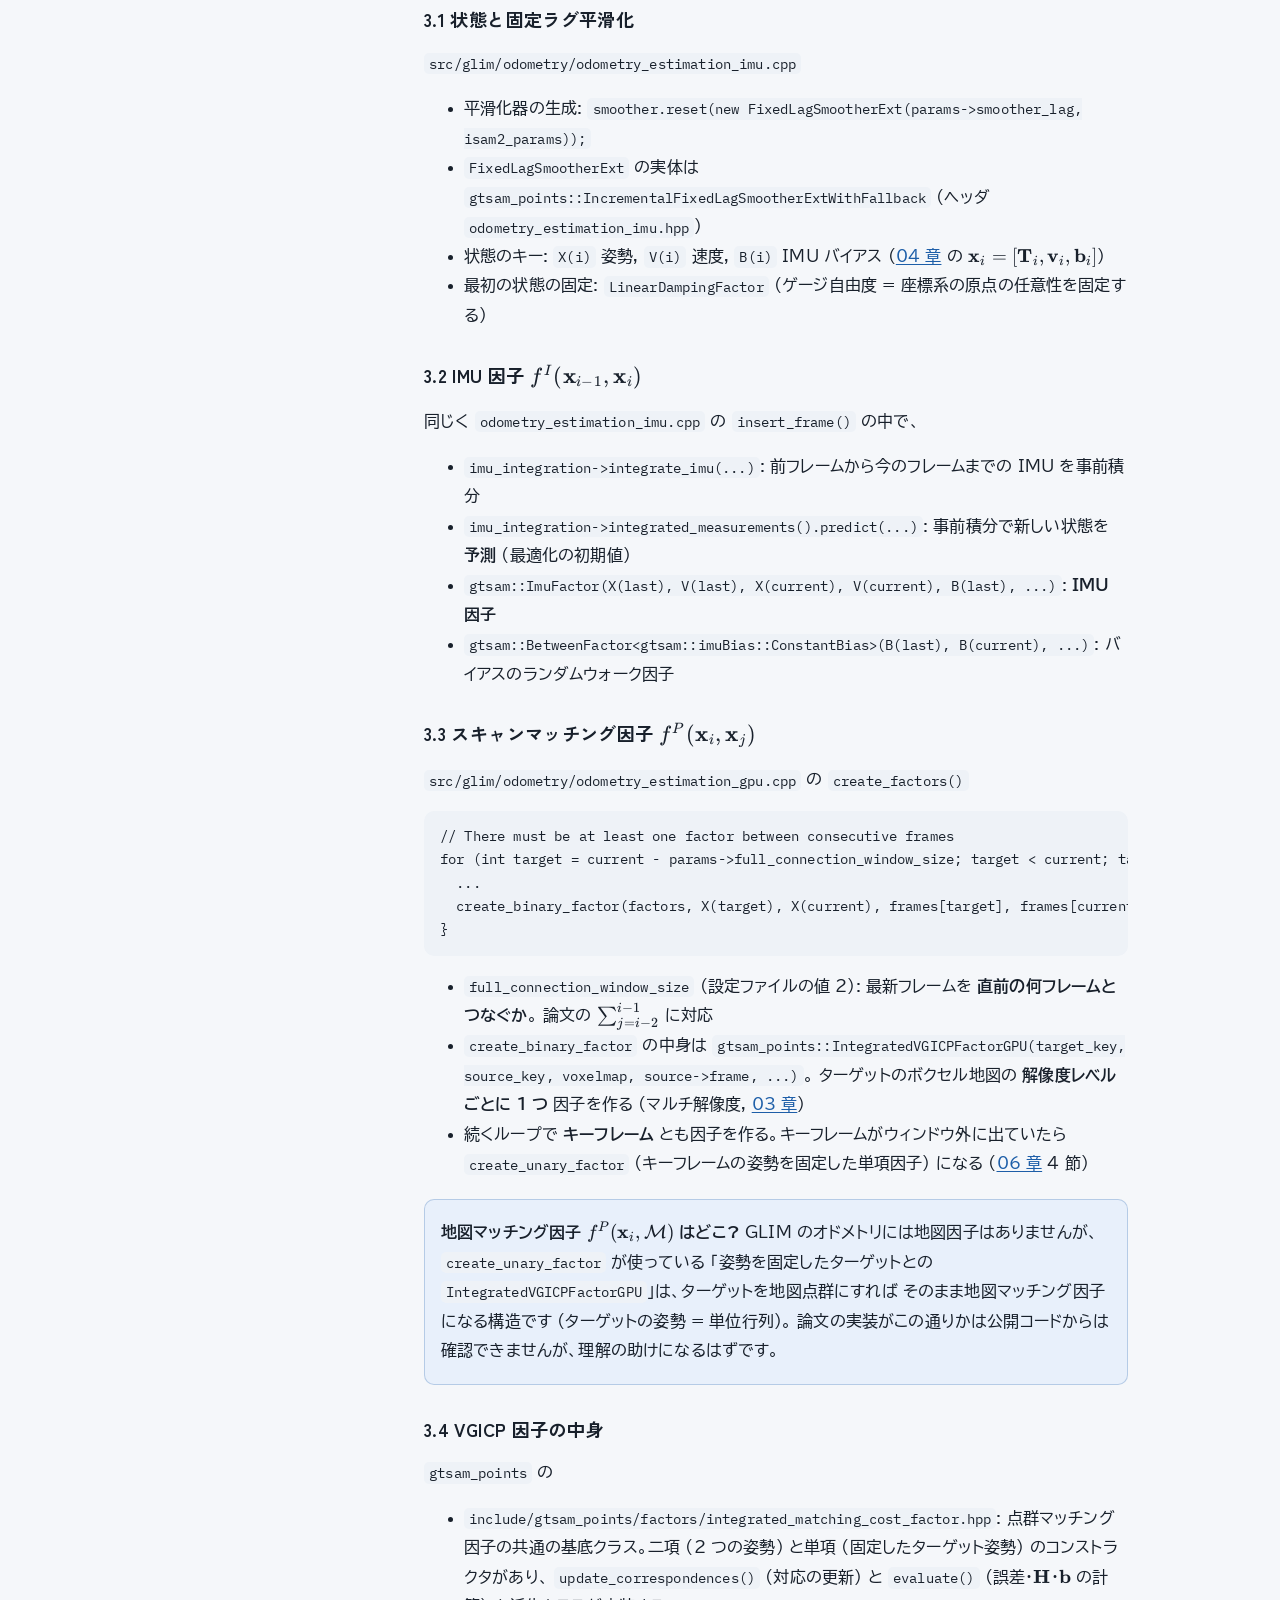
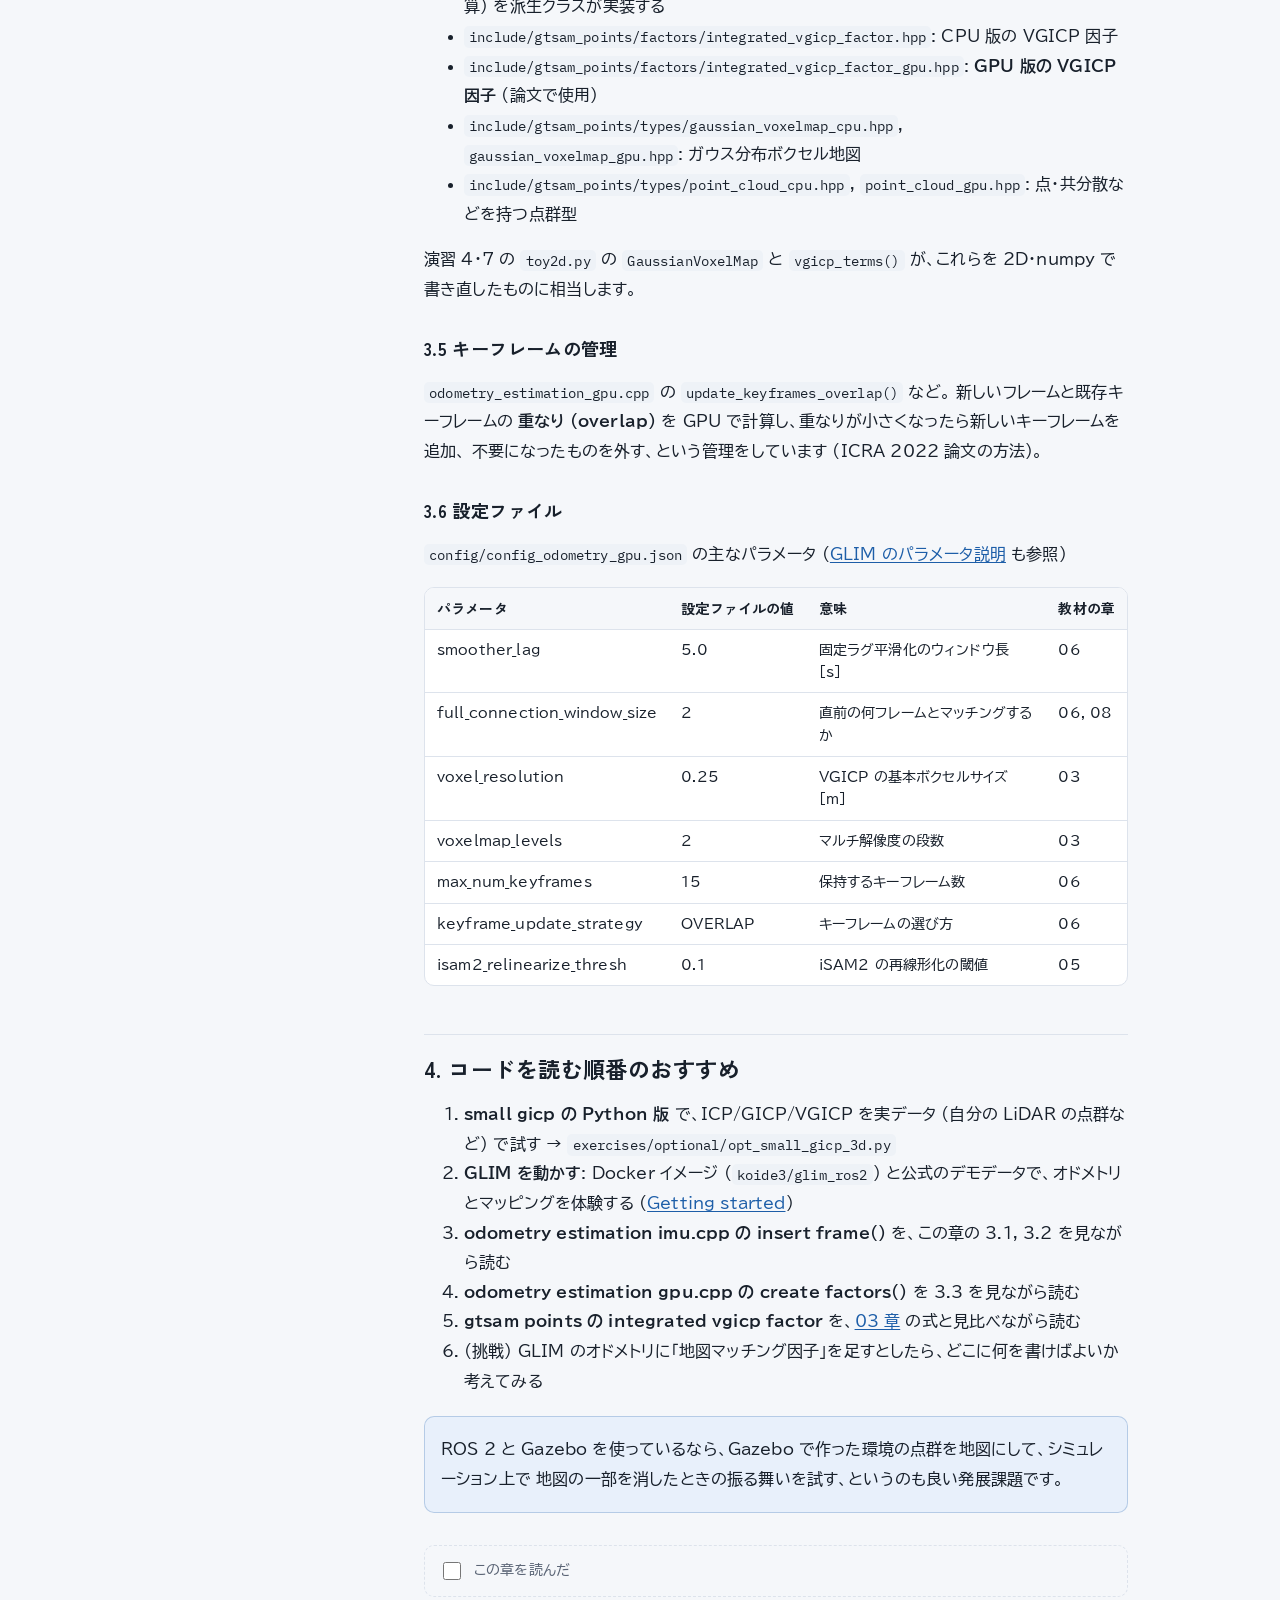
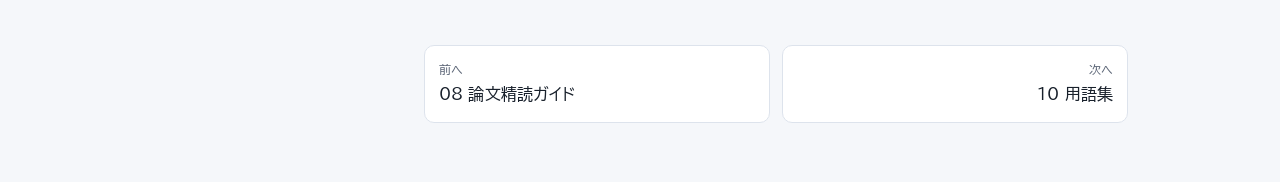
<file: html/09_author_code_guide.html>
<!doctype html>
<html lang="ja">
<head>
<meta charset="utf-8">
<meta name="viewport" content="width=device-width, initial-scale=1, viewport-fit=cover">
<title>著者のコード案内 | LiDAR×IMU 論文ノート</title>
<link rel="preconnect" href="https://fonts.googleapis.com">
<link rel="preconnect" href="https://fonts.gstatic.com" crossorigin>
<link rel="stylesheet" href="https://fonts.googleapis.com/css2?family=BIZ+UDPGothic:wght@400;700&family=IBM+Plex+Mono:wght@400;500&family=Zen+Kaku+Gothic+New:wght@500;700&display=swap">
<link rel="stylesheet" href="assets/style.css">
<link rel="stylesheet" href="assets/katex/katex.css">
<script defer src="assets/katex/katex.min.js"></script>
<script defer src="assets/katex/auto-render.min.js"></script>
</head>
<body>
<header class="topbar">
  <a class="brand" href="index.html"><svg class="brand-mark" viewBox="0 0 24 24" aria-hidden="true"><circle cx="6" cy="18" r="2.6" fill="var(--imu)"/><path d="M6 11a7 7 0 0 1 7 7" fill="none" stroke="var(--lidar)" stroke-width="2" stroke-linecap="round"/><path d="M6 5a13 13 0 0 1 13 13" fill="none" stroke="var(--lidar)" stroke-width="2" stroke-linecap="round" opacity=".55"/></svg><span>LiDAR×IMU 論文ノート</span></a>
  <button class="menu-btn" type="button" aria-expanded="false" aria-label="目次を開く">目次</button>
</header>
<div class="layout">
<nav class="rail" aria-label="章の一覧"><h2>目次</h2><ul class="toc"><li><a href="index.html"><span class="num">◆</span><span>はじめに</span><span></span></a></li><li><a href="00_roadmap.html"><span class="num">00</span><span>学習ロードマップ</span><span class="done" data-done-slug="00_roadmap" title="読了"></span></a></li><li><a href="01_coordinates_and_rotation.html"><span class="num">01</span><span>座標と回転</span><span class="done" data-done-slug="01_coordinates_and_rotation" title="読了"></span></a></li><li><a href="02_probability_and_least_squares.html"><span class="num">02</span><span>確率と最小二乗</span><span class="done" data-done-slug="02_probability_and_least_squares" title="読了"></span></a></li><li><a href="03_point_cloud_registration.html"><span class="num">03</span><span>スキャンマッチング</span><span class="done" data-done-slug="03_point_cloud_registration" title="読了"></span></a></li><li><a href="04_imu_and_preintegration.html"><span class="num">04</span><span>IMU と事前積分</span><span class="done" data-done-slug="04_imu_and_preintegration" title="読了"></span></a></li><li><a href="05_factor_graph.html"><span class="num">05</span><span>ファクターグラフ</span><span class="done" data-done-slug="05_factor_graph" title="読了"></span></a></li><li><a href="06_fixed_lag_smoothing.html"><span class="num">06</span><span>固定ラグ平滑化と周辺化</span><span class="done" data-done-slug="06_fixed_lag_smoothing" title="読了"></span></a></li><li><a href="07_map_based_localization.html"><span class="num">07</span><span>既知地図上の自己位置推定</span><span class="done" data-done-slug="07_map_based_localization" title="読了"></span></a></li><li><a href="08_paper_walkthrough.html"><span class="num">08</span><span>論文精読ガイド</span><span class="done" data-done-slug="08_paper_walkthrough" title="読了"></span></a></li><li><a href="09_author_code_guide.html" aria-current="page"><span class="num">09</span><span>著者のコード案内</span><span class="done" data-done-slug="09_author_code_guide" title="読了"></span></a></li><li><a href="10_glossary.html"><span class="num">10</span><span>用語集</span><span class="done" data-done-slug="10_glossary" title="読了"></span></a></li></ul><h2>リンク</h2><p class="rail-note"><a href="https://staff.aist.go.jp/k.koide/assets/pdf/robomech2023.pdf" target="_blank" rel="noopener">論文 PDF</a><br><a href="https://github.com/mamoru1126/study_lidar_and_imu" target="_blank" rel="noopener">このリポジトリ</a><br><a href="https://github.com/koide3" target="_blank" rel="noopener">著者の GitHub (koide3)</a></p><p class="rail-note">各章の最後で「読んだ」にチェックすると、ここに印が付きます (このブラウザにだけ保存)。</p></nav>
<main>
<article class="article">
<div class="chapter-meta"><span class="chip time">第 09 章</span><span class="chip math">コード</span><span class="chip time">目安 適宜</span></div>
<h1 id="09-著者のコード案内-koide3-の-github">09. 著者のコード案内 (koide3 の GitHub)</h1>
<p>論文著者の小出 健司さんは、研究成果の多くをオープンソースで公開しています (GitHub: <a href="https://github.com/koide3">koide3</a>)。
この章では、論文の構成要素が <strong>どのリポジトリの、どのファイルにあるか</strong> を案内します。</p>
<blockquote>
<p><strong>注意</strong>
調べた範囲では、この論文 (既知地図上の自己位置推定) の実装そのものは公開リポジトリには見当たりませんでした。
ただし、論文のベースになっている LiDAR-IMU オドメトリは <strong>GLIM</strong> の中で公開されており、
論文の因子 (VGICP 因子、IMU 因子、固定ラグ平滑化) は同じ部品で作られています。
ファイル名・行の内容は 2026 年 10 月時点の <code>master</code> ブランチで確認したものです。</p>
</blockquote>
<hr />
<h2 id="1-リポジトリの地図">1. リポジトリの地図</h2>
<table>
<thead>
<tr>
<th>リポジトリ</th>
<th>役割</th>
<th>論文との関係</th>
</tr>
</thead>
<tbody>
<tr>
<td><a href="https://github.com/koide3/glim">glim</a></td>
<td>点群ベースの 3D 自己位置推定・地図作成フレームワーク (SLAM)</td>
<td>論文のベース [5] のオドメトリを含む。最重要</td>
</tr>
<tr>
<td><a href="https://github.com/koide3/gtsam_points">gtsam_points</a></td>
<td>点群 SLAM 用の GTSAM 因子と最適化器 (旧名 gtsam_ext)</td>
<td>VGICP 因子 (GPU 版含む)、固定ラグ平滑化の拡張</td>
</tr>
<tr>
<td><a href="https://github.com/koide3/small_gicp">small_gicp</a></td>
<td>高速な点群位置合わせライブラリ (C++/Python)</td>
<td>ICP/GICP/VGICP を手軽に試せる</td>
</tr>
<tr>
<td><a href="https://github.com/koide3/fast_gicp">fast_gicp</a></td>
<td>GICP 系アルゴリズムの高速実装 (small_gicp の前身)</td>
<td>VGICP の最初の実装</td>
</tr>
<tr>
<td><a href="https://github.com/koide3/hdl_localization">hdl_localization</a></td>
<td>UKF + NDT による既知地図上の自己位置推定 (ROS1)</td>
<td>論文の比較手法の 1 つ</td>
</tr>
<tr>
<td><a href="https://github.com/koide3/hdl_graph_slam">hdl_graph_slam</a></td>
<td>ポーズグラフ SLAM (ROS1)</td>
<td>地図作成の古典的な構成を学べる</td>
</tr>
<tr>
<td><a href="https://github.com/koide3/glim_ext">glim_ext</a></td>
<td>GLIM の拡張モジュール集 (ループ検出、GNSS など)</td>
<td>GLIM にコールバックで機能を足す例</td>
</tr>
<tr>
<td><a href="https://github.com/koide3/iridescence">iridescence</a></td>
<td>3D 可視化ライブラリ</td>
<td>GLIM のビューア</td>
</tr>
</tbody>
</table>
<h2 id="2-glim-の全体構成">2. GLIM の全体構成</h2>
<p>GLIM は次のモジュールが別々のスレッドで動きます (GLIM 論文, RAS 2024)。</p>
<ol>
<li><strong>前処理</strong> (<code>src/glim/preprocess/</code>): ダウンサンプリング、近傍探索、共分散推定</li>
<li><strong>オドメトリ推定</strong> (<code>src/glim/odometry/</code>): 固定ラグ平滑化による LiDAR-IMU オドメトリ ← <strong>論文のベース</strong></li>
<li><strong>サブマッピング</strong> (<code>src/glim/mapping/sub_mapping*</code>): 数秒分のフレームをまとめたサブマップを作る</li>
<li><strong>グローバルマッピング</strong> (<code>src/glim/mapping/global_mapping*</code>): サブマップ間のマッチングで全体の地図を最適化</li>
</ol>
<p>自己位置推定の論文に関係が深いのは 1 と 2 です。</p>
<h2 id="3-論文の要素--glim--gtsam_points-のコード">3. 論文の要素 → GLIM / gtsam_points のコード</h2>
<h3 id="31-状態と固定ラグ平滑化">3.1 状態と固定ラグ平滑化</h3>
<p><code>src/glim/odometry/odometry_estimation_imu.cpp</code></p>
<ul>
<li>平滑化器の生成: <code>smoother.reset(new FixedLagSmootherExt(params-&gt;smoother_lag, isam2_params));</code></li>
<li><code>FixedLagSmootherExt</code> の実体は <code>gtsam_points::IncrementalFixedLagSmootherExtWithFallback</code> (ヘッダ <code>odometry_estimation_imu.hpp</code>)</li>
<li>状態のキー: <code>X(i)</code> 姿勢, <code>V(i)</code> 速度, <code>B(i)</code> IMU バイアス (<a href="04_imu_and_preintegration.html">04 章</a> の <span class="arithmatex">\(\mathbf{x}_i = [\mathbf{T}_i, \mathbf{v}_i, \mathbf{b}_i]\)</span>)</li>
<li>最初の状態の固定: <code>LinearDampingFactor</code> (ゲージ自由度 = 座標系の原点の任意性を固定する)</li>
</ul>
<h3 id="32-imu-因子-fimathbfx_i-1-mathbfx_i">3.2 IMU 因子 <span class="arithmatex">\(f^I(\mathbf{x}_{i-1}, \mathbf{x}_i)\)</span></h3>
<p>同じく <code>odometry_estimation_imu.cpp</code> の <code>insert_frame()</code> の中で、</p>
<ul>
<li><code>imu_integration-&gt;integrate_imu(...)</code>: 前フレームから今のフレームまでの IMU を事前積分</li>
<li><code>imu_integration-&gt;integrated_measurements().predict(...)</code>: 事前積分で新しい状態を <strong>予測</strong> (最適化の初期値)</li>
<li><code>gtsam::ImuFactor(X(last), V(last), X(current), V(current), B(last), ...)</code>: <strong>IMU 因子</strong></li>
<li><code>gtsam::BetweenFactor&lt;gtsam::imuBias::ConstantBias&gt;(B(last), B(current), ...)</code>: バイアスのランダムウォーク因子</li>
</ul>
<h3 id="33-スキャンマッチング因子-fpmathbfx_i-mathbfx_j">3.3 スキャンマッチング因子 <span class="arithmatex">\(f^P(\mathbf{x}_i, \mathbf{x}_j)\)</span></h3>
<p><code>src/glim/odometry/odometry_estimation_gpu.cpp</code> の <code>create_factors()</code></p>
<div class="highlight"><pre><span></span><code><span class="c1">// There must be at least one factor between consecutive frames</span>
<span class="k">for</span><span class="w"> </span><span class="p">(</span><span class="kt">int</span><span class="w"> </span><span class="n">target</span><span class="w"> </span><span class="o">=</span><span class="w"> </span><span class="n">current</span><span class="w"> </span><span class="o">-</span><span class="w"> </span><span class="n">params</span><span class="o">-&gt;</span><span class="n">full_connection_window_size</span><span class="p">;</span><span class="w"> </span><span class="n">target</span><span class="w"> </span><span class="o">&lt;</span><span class="w"> </span><span class="n">current</span><span class="p">;</span><span class="w"> </span><span class="n">target</span><span class="o">++</span><span class="p">)</span><span class="w"> </span><span class="p">{</span>
<span class="w">  </span><span class="p">...</span>
<span class="w">  </span><span class="n">create_binary_factor</span><span class="p">(</span><span class="n">factors</span><span class="p">,</span><span class="w"> </span><span class="n">X</span><span class="p">(</span><span class="n">target</span><span class="p">),</span><span class="w"> </span><span class="n">X</span><span class="p">(</span><span class="n">current</span><span class="p">),</span><span class="w"> </span><span class="n">frames</span><span class="p">[</span><span class="n">target</span><span class="p">],</span><span class="w"> </span><span class="n">frames</span><span class="p">[</span><span class="n">current</span><span class="p">]);</span>
<span class="p">}</span>
</code></pre></div>
<ul>
<li><code>full_connection_window_size</code> (設定ファイルの値 2): 最新フレームを <strong>直前の何フレームとつなぐか</strong>。
  論文の <span class="arithmatex">\(\sum_{j=i-2}^{i-1}\)</span> に対応</li>
<li><code>create_binary_factor</code> の中身は <code>gtsam_points::IntegratedVGICPFactorGPU(target_key, source_key, voxelmap, source-&gt;frame, ...)</code>。
  ターゲットのボクセル地図の <strong>解像度レベルごとに 1 つ</strong> 因子を作る (マルチ解像度, <a href="03_point_cloud_registration.html">03 章</a>)</li>
<li>続くループで <strong>キーフレーム</strong> とも因子を作る。キーフレームがウィンドウ外に出ていたら
  <code>create_unary_factor</code> (キーフレームの姿勢を固定した単項因子) になる (<a href="06_fixed_lag_smoothing.html">06 章</a> 4 節)</li>
</ul>
<blockquote>
<p><strong>地図マッチング因子 <span class="arithmatex">\(f^P(\mathbf{x}_i, \mathcal{M})\)</span> はどこ?</strong>
GLIM のオドメトリには地図因子はありませんが、<code>create_unary_factor</code> が使っている
「姿勢を固定したターゲットとの <code>IntegratedVGICPFactorGPU</code>」は、ターゲットを地図点群にすれば
そのまま地図マッチング因子になる構造です (ターゲットの姿勢 = 単位行列)。
論文の実装がこの通りかは公開コードからは確認できませんが、理解の助けになるはずです。</p>
</blockquote>
<h3 id="34-vgicp-因子の中身">3.4 VGICP 因子の中身</h3>
<p><code>gtsam_points</code> の</p>
<ul>
<li><code>include/gtsam_points/factors/integrated_matching_cost_factor.hpp</code>:
  点群マッチング因子の共通の基底クラス。二項 (2 つの姿勢) と単項 (固定したターゲット姿勢) のコンストラクタがあり、
  <code>update_correspondences()</code> (対応の更新) と <code>evaluate()</code> (誤差・<span class="arithmatex">\(\mathbf{H}\)</span>・<span class="arithmatex">\(\mathbf{b}\)</span> の計算) を派生クラスが実装する</li>
<li><code>include/gtsam_points/factors/integrated_vgicp_factor.hpp</code>: CPU 版の VGICP 因子</li>
<li><code>include/gtsam_points/factors/integrated_vgicp_factor_gpu.hpp</code>: <strong>GPU 版の VGICP 因子</strong> (論文で使用)</li>
<li><code>include/gtsam_points/types/gaussian_voxelmap_cpu.hpp</code>, <code>gaussian_voxelmap_gpu.hpp</code>: ガウス分布ボクセル地図</li>
<li><code>include/gtsam_points/types/point_cloud_cpu.hpp</code>, <code>point_cloud_gpu.hpp</code>: 点・共分散などを持つ点群型</li>
</ul>
<p>演習 4・7 の <code>toy2d.py</code> の <code>GaussianVoxelMap</code> と <code>vgicp_terms()</code> が、これらを 2D・numpy で書き直したものに相当します。</p>
<h3 id="35-キーフレームの管理">3.5 キーフレームの管理</h3>
<p><code>odometry_estimation_gpu.cpp</code> の <code>update_keyframes_overlap()</code> など。
新しいフレームと既存キーフレームの <strong>重なり (overlap)</strong> を GPU で計算し、重なりが小さくなったら新しいキーフレームを追加、
不要になったものを外す、という管理をしています (ICRA 2022 論文の方法)。</p>
<h3 id="36-設定ファイル">3.6 設定ファイル</h3>
<p><code>config/config_odometry_gpu.json</code> の主なパラメータ (<a href="https://koide3.github.io/glim/parameters.html">GLIM のパラメータ説明</a> も参照)</p>
<table>
<thead>
<tr>
<th>パラメータ</th>
<th>設定ファイルの値</th>
<th>意味</th>
<th>教材の章</th>
</tr>
</thead>
<tbody>
<tr>
<td>smoother_lag</td>
<td>5.0</td>
<td>固定ラグ平滑化のウィンドウ長 [s]</td>
<td>06</td>
</tr>
<tr>
<td>full_connection_window_size</td>
<td>2</td>
<td>直前の何フレームとマッチングするか</td>
<td>06, 08</td>
</tr>
<tr>
<td>voxel_resolution</td>
<td>0.25</td>
<td>VGICP の基本ボクセルサイズ [m]</td>
<td>03</td>
</tr>
<tr>
<td>voxelmap_levels</td>
<td>2</td>
<td>マルチ解像度の段数</td>
<td>03</td>
</tr>
<tr>
<td>max_num_keyframes</td>
<td>15</td>
<td>保持するキーフレーム数</td>
<td>06</td>
</tr>
<tr>
<td>keyframe_update_strategy</td>
<td>OVERLAP</td>
<td>キーフレームの選び方</td>
<td>06</td>
</tr>
<tr>
<td>isam2_relinearize_thresh</td>
<td>0.1</td>
<td>iSAM2 の再線形化の閾値</td>
<td>05</td>
</tr>
</tbody>
</table>
<h2 id="4-コードを読む順番のおすすめ">4. コードを読む順番のおすすめ</h2>
<ol>
<li><strong>small_gicp の Python 版</strong> で、ICP/GICP/VGICP を実データ (自分の LiDAR の点群など) で試す
   → <code>exercises/optional/opt_small_gicp_3d.py</code></li>
<li><strong>GLIM を動かす</strong>: Docker イメージ (<code>koide3/glim_ros2</code>) と公式のデモデータで、オドメトリとマッピングを体験する
   (<a href="https://koide3.github.io/glim/quickstart.html">Getting started</a>)</li>
<li><strong>odometry_estimation_imu.cpp の insert_frame()</strong> を、この章の 3.1, 3.2 を見ながら読む</li>
<li><strong>odometry_estimation_gpu.cpp の create_factors()</strong> を 3.3 を見ながら読む</li>
<li><strong>gtsam_points の integrated_vgicp_factor</strong> を、<a href="03_point_cloud_registration.html">03 章</a> の式と見比べながら読む</li>
<li>(挑戦) GLIM のオドメトリに「地図マッチング因子」を足すとしたら、どこに何を書けばよいか考えてみる</li>
</ol>
<blockquote>
<p>ROS 2 と Gazebo を使っているなら、Gazebo で作った環境の点群を地図にして、シミュレーション上で
地図の一部を消したときの振る舞いを試す、というのも良い発展課題です。</p>
</blockquote>
<label class="read-toggle"><input type="checkbox" id="read-toggle" data-slug="09_author_code_guide"> この章を読んだ</label>
<nav class="pager" aria-label="前後の章"><a class="prev" href="08_paper_walkthrough.html"><small>前へ</small>08 論文精読ガイド</a><a class="next" href="10_glossary.html"><small>次へ</small>10 用語集</a></nav>
</article>
</main>
</div>
<script src="assets/app.js"></script>
<script src="assets/demos.js"></script>
</body>
</html>
</file>
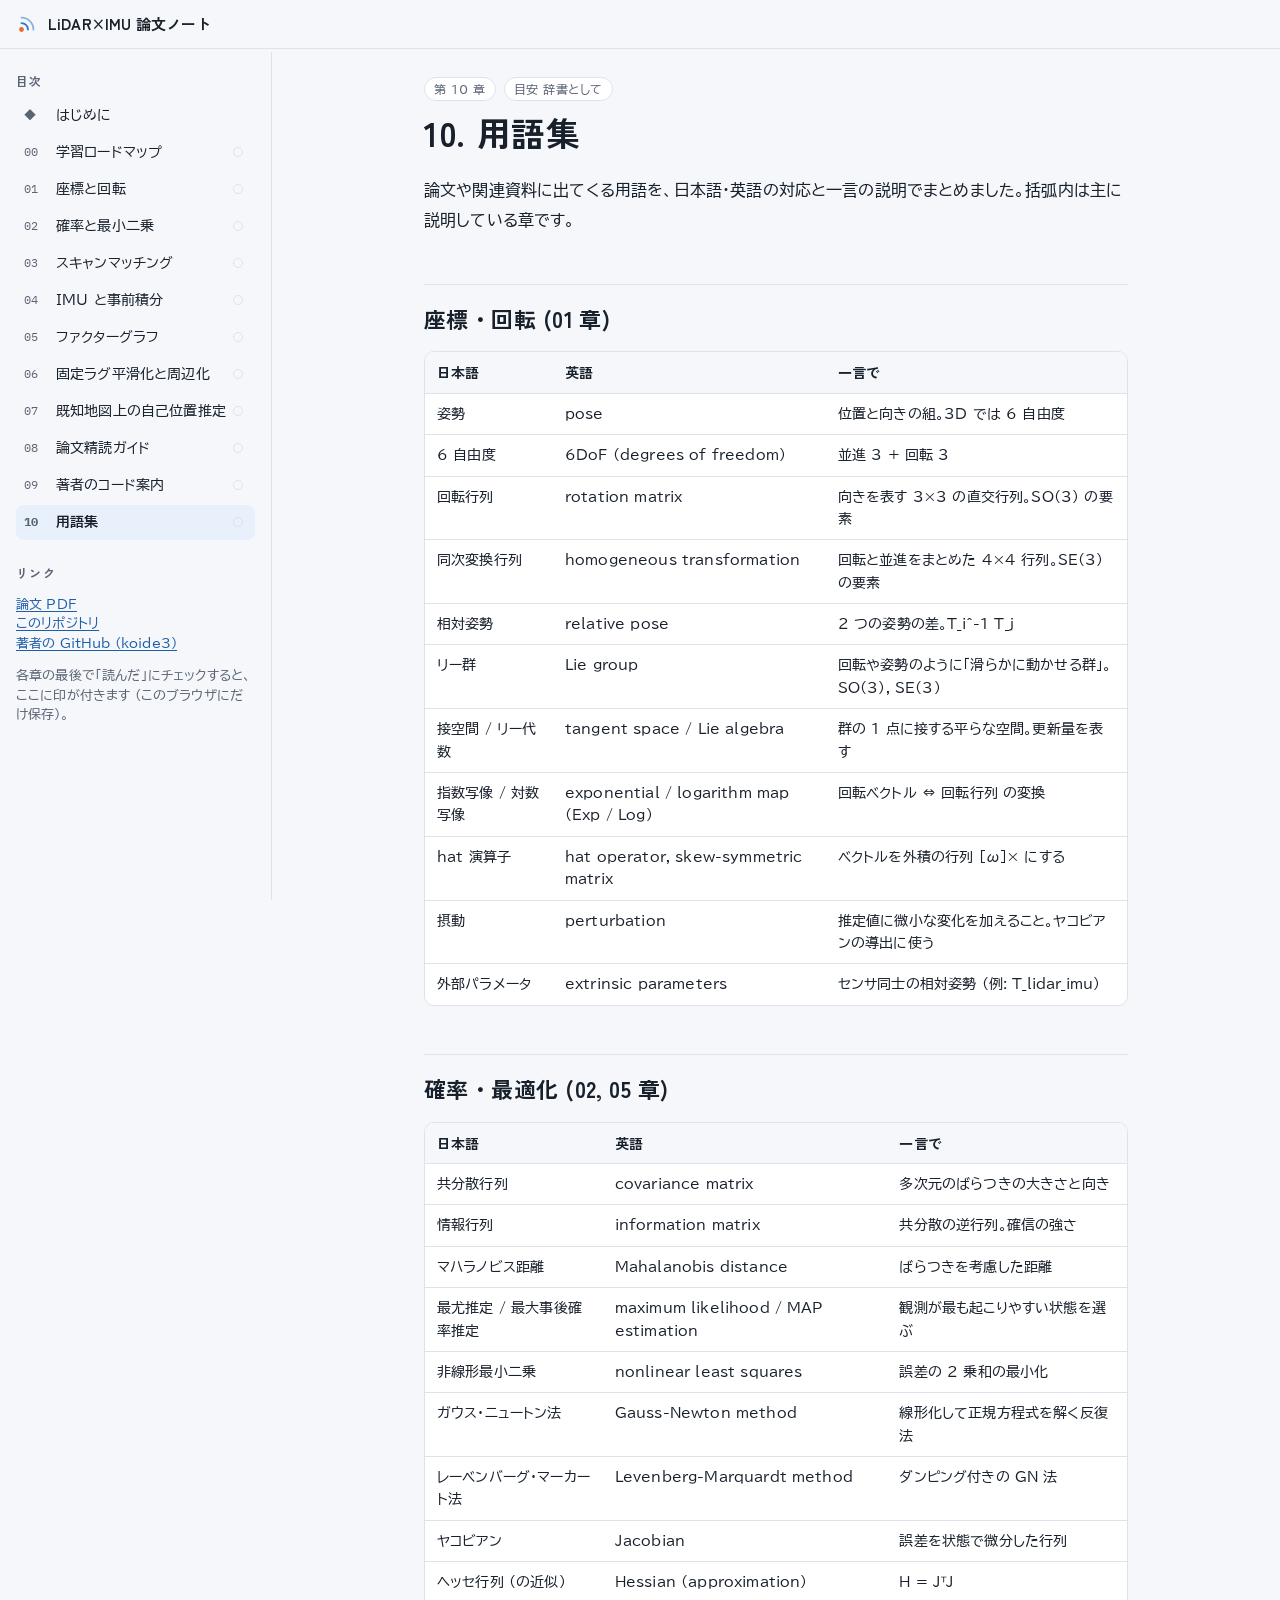
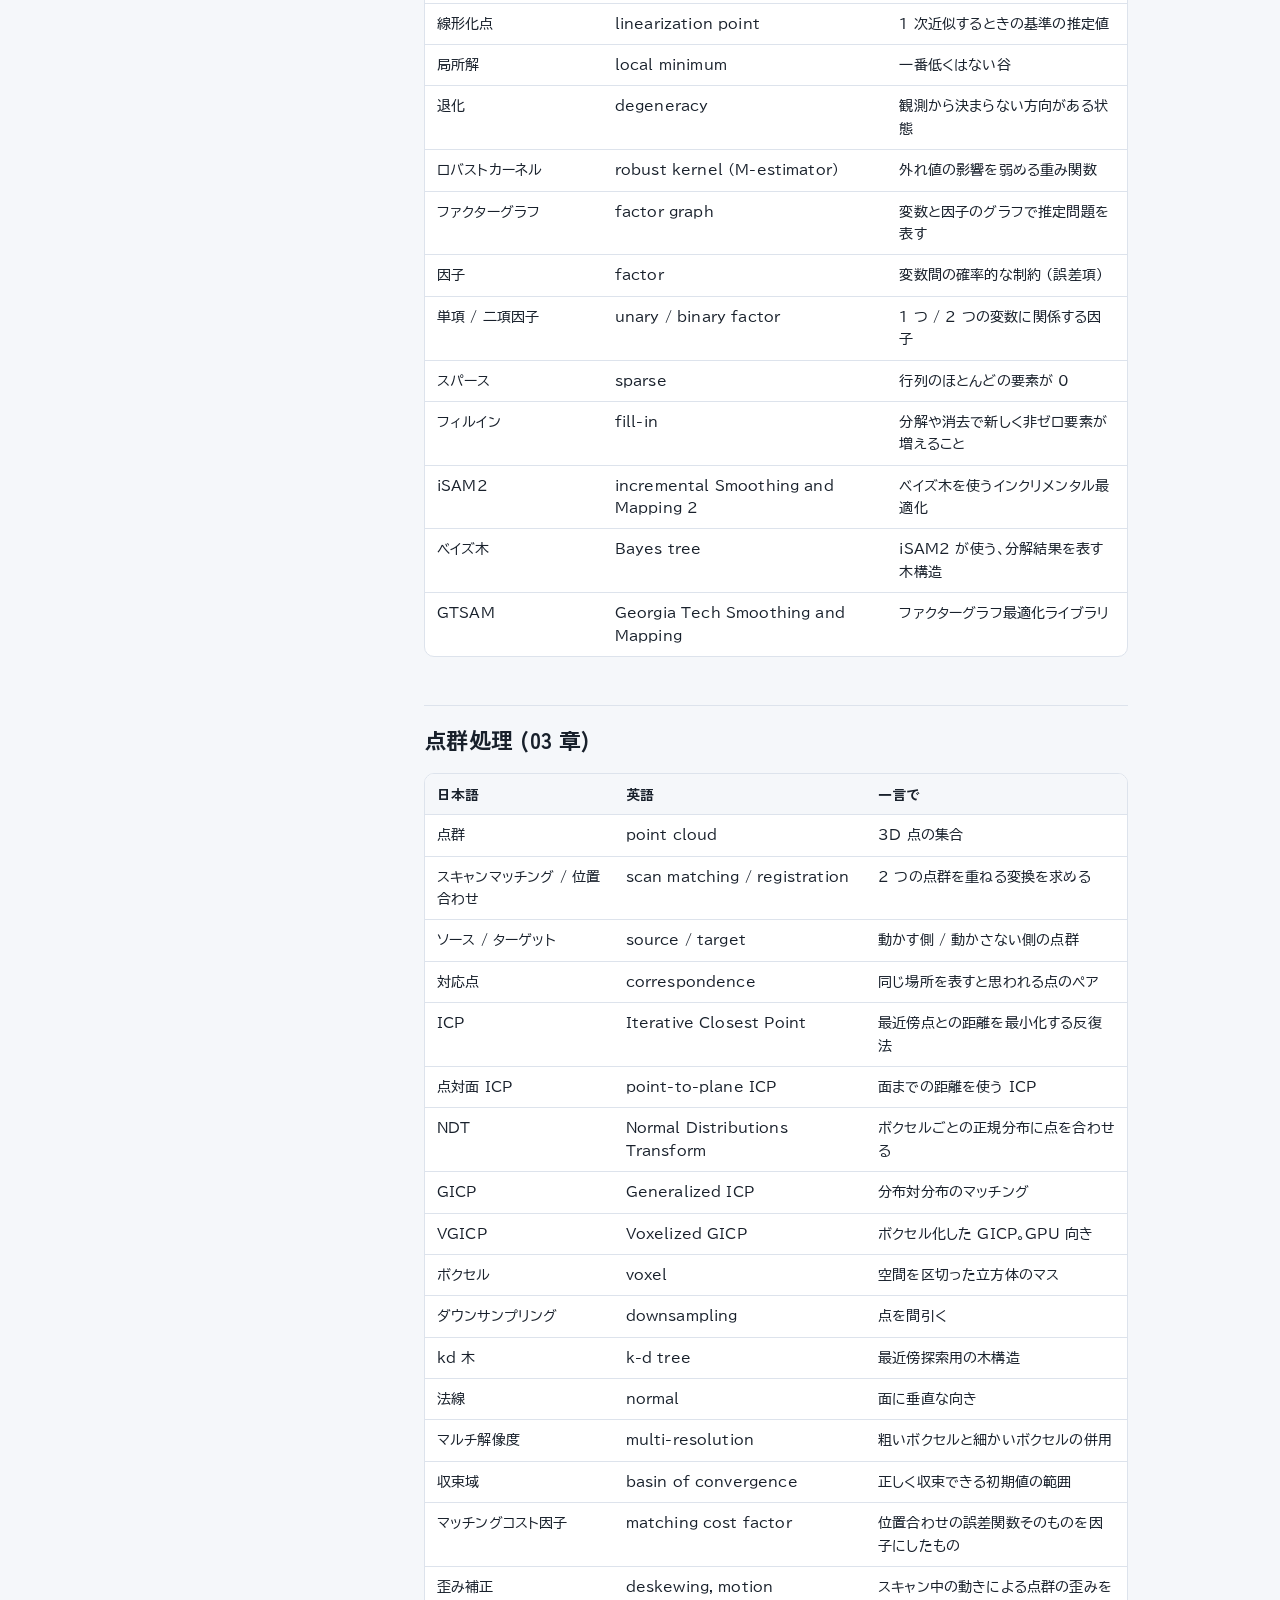
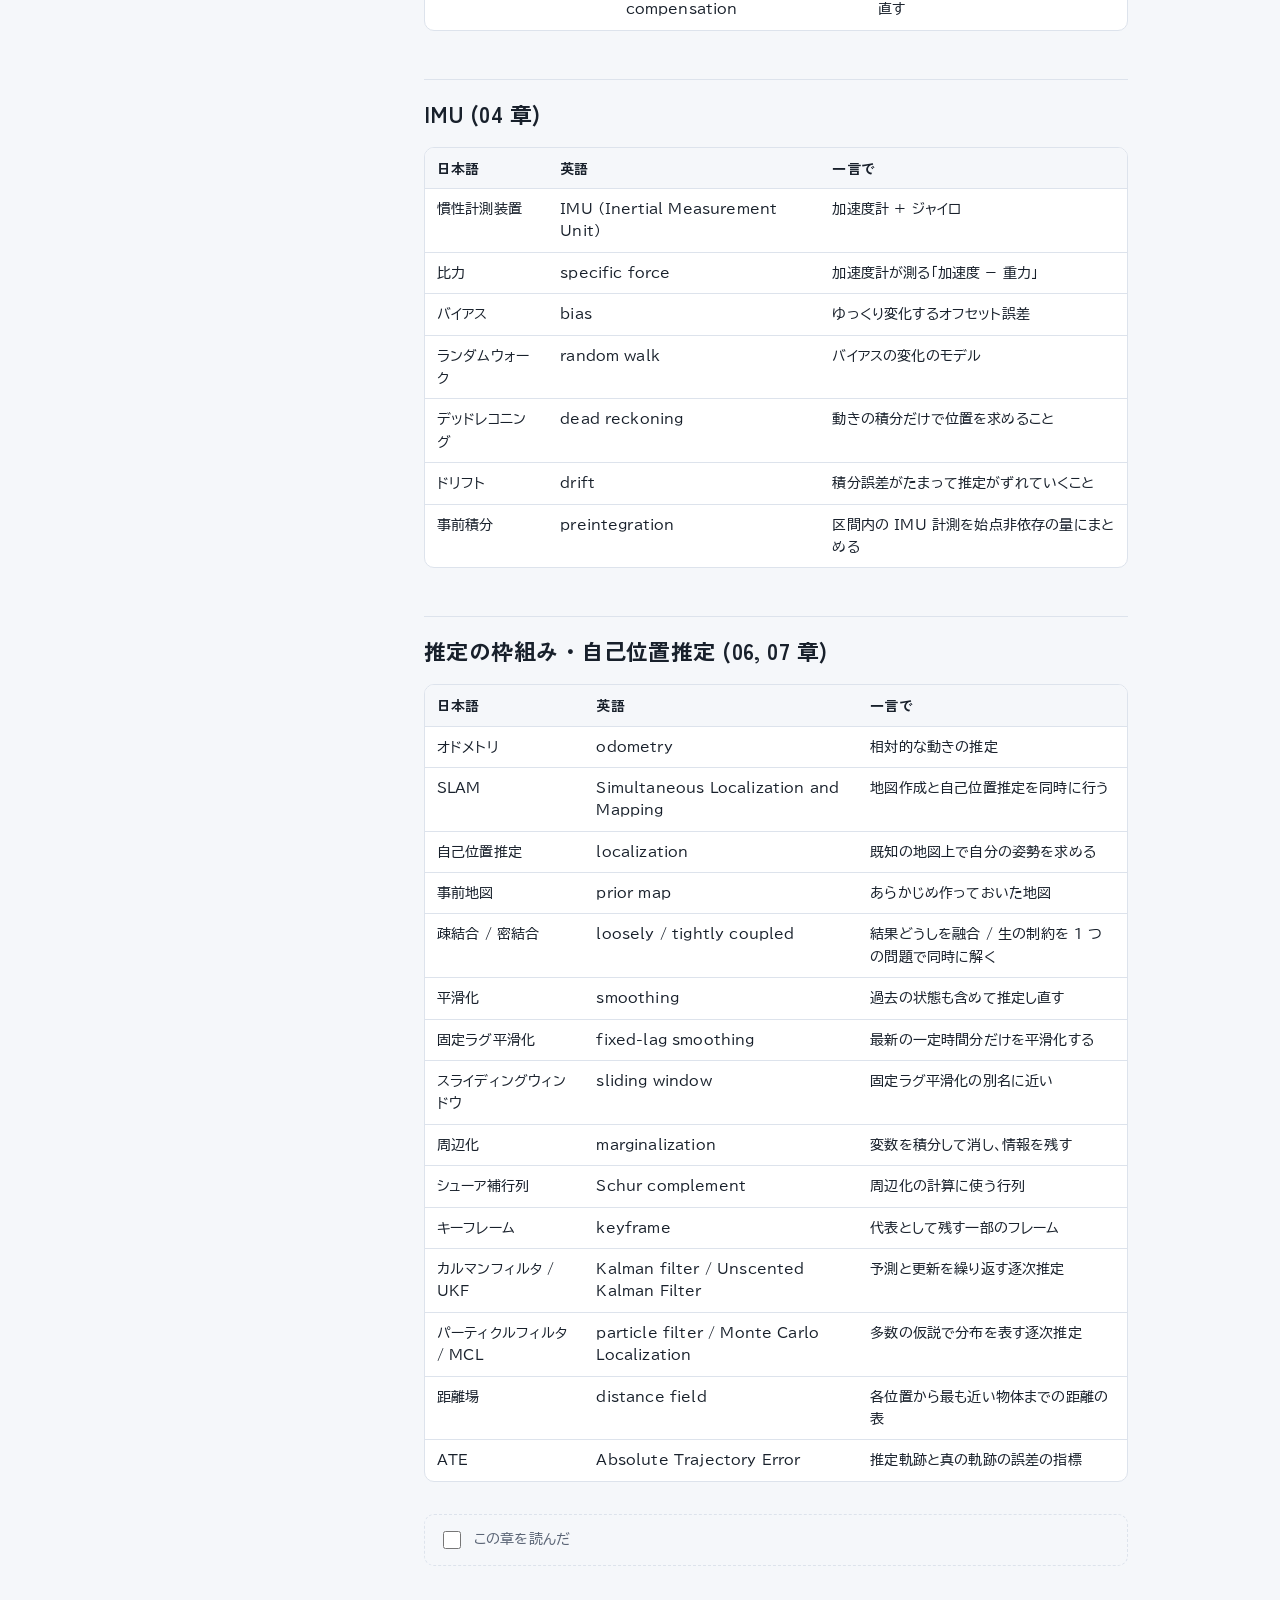
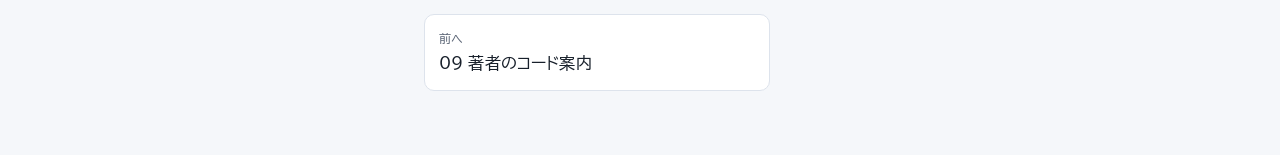
<file: html/10_glossary.html>
<!doctype html>
<html lang="ja">
<head>
<meta charset="utf-8">
<meta name="viewport" content="width=device-width, initial-scale=1, viewport-fit=cover">
<title>用語集 | LiDAR×IMU 論文ノート</title>
<link rel="preconnect" href="https://fonts.googleapis.com">
<link rel="preconnect" href="https://fonts.gstatic.com" crossorigin>
<link rel="stylesheet" href="https://fonts.googleapis.com/css2?family=BIZ+UDPGothic:wght@400;700&family=IBM+Plex+Mono:wght@400;500&family=Zen+Kaku+Gothic+New:wght@500;700&display=swap">
<link rel="stylesheet" href="assets/style.css">
<link rel="stylesheet" href="assets/katex/katex.css">
<script defer src="assets/katex/katex.min.js"></script>
<script defer src="assets/katex/auto-render.min.js"></script>
</head>
<body>
<header class="topbar">
  <a class="brand" href="index.html"><svg class="brand-mark" viewBox="0 0 24 24" aria-hidden="true"><circle cx="6" cy="18" r="2.6" fill="var(--imu)"/><path d="M6 11a7 7 0 0 1 7 7" fill="none" stroke="var(--lidar)" stroke-width="2" stroke-linecap="round"/><path d="M6 5a13 13 0 0 1 13 13" fill="none" stroke="var(--lidar)" stroke-width="2" stroke-linecap="round" opacity=".55"/></svg><span>LiDAR×IMU 論文ノート</span></a>
  <button class="menu-btn" type="button" aria-expanded="false" aria-label="目次を開く">目次</button>
</header>
<div class="layout">
<nav class="rail" aria-label="章の一覧"><h2>目次</h2><ul class="toc"><li><a href="index.html"><span class="num">◆</span><span>はじめに</span><span></span></a></li><li><a href="00_roadmap.html"><span class="num">00</span><span>学習ロードマップ</span><span class="done" data-done-slug="00_roadmap" title="読了"></span></a></li><li><a href="01_coordinates_and_rotation.html"><span class="num">01</span><span>座標と回転</span><span class="done" data-done-slug="01_coordinates_and_rotation" title="読了"></span></a></li><li><a href="02_probability_and_least_squares.html"><span class="num">02</span><span>確率と最小二乗</span><span class="done" data-done-slug="02_probability_and_least_squares" title="読了"></span></a></li><li><a href="03_point_cloud_registration.html"><span class="num">03</span><span>スキャンマッチング</span><span class="done" data-done-slug="03_point_cloud_registration" title="読了"></span></a></li><li><a href="04_imu_and_preintegration.html"><span class="num">04</span><span>IMU と事前積分</span><span class="done" data-done-slug="04_imu_and_preintegration" title="読了"></span></a></li><li><a href="05_factor_graph.html"><span class="num">05</span><span>ファクターグラフ</span><span class="done" data-done-slug="05_factor_graph" title="読了"></span></a></li><li><a href="06_fixed_lag_smoothing.html"><span class="num">06</span><span>固定ラグ平滑化と周辺化</span><span class="done" data-done-slug="06_fixed_lag_smoothing" title="読了"></span></a></li><li><a href="07_map_based_localization.html"><span class="num">07</span><span>既知地図上の自己位置推定</span><span class="done" data-done-slug="07_map_based_localization" title="読了"></span></a></li><li><a href="08_paper_walkthrough.html"><span class="num">08</span><span>論文精読ガイド</span><span class="done" data-done-slug="08_paper_walkthrough" title="読了"></span></a></li><li><a href="09_author_code_guide.html"><span class="num">09</span><span>著者のコード案内</span><span class="done" data-done-slug="09_author_code_guide" title="読了"></span></a></li><li><a href="10_glossary.html" aria-current="page"><span class="num">10</span><span>用語集</span><span class="done" data-done-slug="10_glossary" title="読了"></span></a></li></ul><h2>リンク</h2><p class="rail-note"><a href="https://staff.aist.go.jp/k.koide/assets/pdf/robomech2023.pdf" target="_blank" rel="noopener">論文 PDF</a><br><a href="https://github.com/mamoru1126/study_lidar_and_imu" target="_blank" rel="noopener">このリポジトリ</a><br><a href="https://github.com/koide3" target="_blank" rel="noopener">著者の GitHub (koide3)</a></p><p class="rail-note">各章の最後で「読んだ」にチェックすると、ここに印が付きます (このブラウザにだけ保存)。</p></nav>
<main>
<article class="article">
<div class="chapter-meta"><span class="chip time">第 10 章</span><span class="chip time">目安 辞書として</span></div>
<h1 id="10-用語集">10. 用語集</h1>
<p>論文や関連資料に出てくる用語を、日本語・英語の対応と一言の説明でまとめました。括弧内は主に説明している章です。</p>
<h2 id="座標回転-01-章">座標・回転 (01 章)</h2>
<table>
<thead>
<tr>
<th>日本語</th>
<th>英語</th>
<th>一言で</th>
</tr>
</thead>
<tbody>
<tr>
<td>姿勢</td>
<td>pose</td>
<td>位置と向きの組。3D では 6 自由度</td>
</tr>
<tr>
<td>6 自由度</td>
<td>6DoF (degrees of freedom)</td>
<td>並進 3 + 回転 3</td>
</tr>
<tr>
<td>回転行列</td>
<td>rotation matrix</td>
<td>向きを表す 3×3 の直交行列。SO(3) の要素</td>
</tr>
<tr>
<td>同次変換行列</td>
<td>homogeneous transformation</td>
<td>回転と並進をまとめた 4×4 行列。SE(3) の要素</td>
</tr>
<tr>
<td>相対姿勢</td>
<td>relative pose</td>
<td>2 つの姿勢の差。T_i^-1 T_j</td>
</tr>
<tr>
<td>リー群</td>
<td>Lie group</td>
<td>回転や姿勢のように「滑らかに動かせる群」。SO(3), SE(3)</td>
</tr>
<tr>
<td>接空間 / リー代数</td>
<td>tangent space / Lie algebra</td>
<td>群の 1 点に接する平らな空間。更新量を表す</td>
</tr>
<tr>
<td>指数写像 / 対数写像</td>
<td>exponential / logarithm map (Exp / Log)</td>
<td>回転ベクトル ⇔ 回転行列 の変換</td>
</tr>
<tr>
<td>hat 演算子</td>
<td>hat operator, skew-symmetric matrix</td>
<td>ベクトルを外積の行列 [ω]× にする</td>
</tr>
<tr>
<td>摂動</td>
<td>perturbation</td>
<td>推定値に微小な変化を加えること。ヤコビアンの導出に使う</td>
</tr>
<tr>
<td>外部パラメータ</td>
<td>extrinsic parameters</td>
<td>センサ同士の相対姿勢 (例: T_lidar_imu)</td>
</tr>
</tbody>
</table>
<h2 id="確率最適化-02-05-章">確率・最適化 (02, 05 章)</h2>
<table>
<thead>
<tr>
<th>日本語</th>
<th>英語</th>
<th>一言で</th>
</tr>
</thead>
<tbody>
<tr>
<td>共分散行列</td>
<td>covariance matrix</td>
<td>多次元のばらつきの大きさと向き</td>
</tr>
<tr>
<td>情報行列</td>
<td>information matrix</td>
<td>共分散の逆行列。確信の強さ</td>
</tr>
<tr>
<td>マハラノビス距離</td>
<td>Mahalanobis distance</td>
<td>ばらつきを考慮した距離</td>
</tr>
<tr>
<td>最尤推定 / 最大事後確率推定</td>
<td>maximum likelihood / MAP estimation</td>
<td>観測が最も起こりやすい状態を選ぶ</td>
</tr>
<tr>
<td>非線形最小二乗</td>
<td>nonlinear least squares</td>
<td>誤差の 2 乗和の最小化</td>
</tr>
<tr>
<td>ガウス・ニュートン法</td>
<td>Gauss-Newton method</td>
<td>線形化して正規方程式を解く反復法</td>
</tr>
<tr>
<td>レーベンバーグ・マーカート法</td>
<td>Levenberg-Marquardt method</td>
<td>ダンピング付きの GN 法</td>
</tr>
<tr>
<td>ヤコビアン</td>
<td>Jacobian</td>
<td>誤差を状態で微分した行列</td>
</tr>
<tr>
<td>ヘッセ行列 (の近似)</td>
<td>Hessian (approximation)</td>
<td>H = JᵀJ</td>
</tr>
<tr>
<td>線形化点</td>
<td>linearization point</td>
<td>1 次近似するときの基準の推定値</td>
</tr>
<tr>
<td>局所解</td>
<td>local minimum</td>
<td>一番低くはない谷</td>
</tr>
<tr>
<td>退化</td>
<td>degeneracy</td>
<td>観測から決まらない方向がある状態</td>
</tr>
<tr>
<td>ロバストカーネル</td>
<td>robust kernel (M-estimator)</td>
<td>外れ値の影響を弱める重み関数</td>
</tr>
<tr>
<td>ファクターグラフ</td>
<td>factor graph</td>
<td>変数と因子のグラフで推定問題を表す</td>
</tr>
<tr>
<td>因子</td>
<td>factor</td>
<td>変数間の確率的な制約 (誤差項)</td>
</tr>
<tr>
<td>単項 / 二項因子</td>
<td>unary / binary factor</td>
<td>1 つ / 2 つの変数に関係する因子</td>
</tr>
<tr>
<td>スパース</td>
<td>sparse</td>
<td>行列のほとんどの要素が 0</td>
</tr>
<tr>
<td>フィルイン</td>
<td>fill-in</td>
<td>分解や消去で新しく非ゼロ要素が増えること</td>
</tr>
<tr>
<td>iSAM2</td>
<td>incremental Smoothing and Mapping 2</td>
<td>ベイズ木を使うインクリメンタル最適化</td>
</tr>
<tr>
<td>ベイズ木</td>
<td>Bayes tree</td>
<td>iSAM2 が使う、分解結果を表す木構造</td>
</tr>
<tr>
<td>GTSAM</td>
<td>Georgia Tech Smoothing and Mapping</td>
<td>ファクターグラフ最適化ライブラリ</td>
</tr>
</tbody>
</table>
<h2 id="点群処理-03-章">点群処理 (03 章)</h2>
<table>
<thead>
<tr>
<th>日本語</th>
<th>英語</th>
<th>一言で</th>
</tr>
</thead>
<tbody>
<tr>
<td>点群</td>
<td>point cloud</td>
<td>3D 点の集合</td>
</tr>
<tr>
<td>スキャンマッチング / 位置合わせ</td>
<td>scan matching / registration</td>
<td>2 つの点群を重ねる変換を求める</td>
</tr>
<tr>
<td>ソース / ターゲット</td>
<td>source / target</td>
<td>動かす側 / 動かさない側の点群</td>
</tr>
<tr>
<td>対応点</td>
<td>correspondence</td>
<td>同じ場所を表すと思われる点のペア</td>
</tr>
<tr>
<td>ICP</td>
<td>Iterative Closest Point</td>
<td>最近傍点との距離を最小化する反復法</td>
</tr>
<tr>
<td>点対面 ICP</td>
<td>point-to-plane ICP</td>
<td>面までの距離を使う ICP</td>
</tr>
<tr>
<td>NDT</td>
<td>Normal Distributions Transform</td>
<td>ボクセルごとの正規分布に点を合わせる</td>
</tr>
<tr>
<td>GICP</td>
<td>Generalized ICP</td>
<td>分布対分布のマッチング</td>
</tr>
<tr>
<td>VGICP</td>
<td>Voxelized GICP</td>
<td>ボクセル化した GICP。GPU 向き</td>
</tr>
<tr>
<td>ボクセル</td>
<td>voxel</td>
<td>空間を区切った立方体のマス</td>
</tr>
<tr>
<td>ダウンサンプリング</td>
<td>downsampling</td>
<td>点を間引く</td>
</tr>
<tr>
<td>kd 木</td>
<td>k-d tree</td>
<td>最近傍探索用の木構造</td>
</tr>
<tr>
<td>法線</td>
<td>normal</td>
<td>面に垂直な向き</td>
</tr>
<tr>
<td>マルチ解像度</td>
<td>multi-resolution</td>
<td>粗いボクセルと細かいボクセルの併用</td>
</tr>
<tr>
<td>収束域</td>
<td>basin of convergence</td>
<td>正しく収束できる初期値の範囲</td>
</tr>
<tr>
<td>マッチングコスト因子</td>
<td>matching cost factor</td>
<td>位置合わせの誤差関数そのものを因子にしたもの</td>
</tr>
<tr>
<td>歪み補正</td>
<td>deskewing, motion compensation</td>
<td>スキャン中の動きによる点群の歪みを直す</td>
</tr>
</tbody>
</table>
<h2 id="imu-04-章">IMU (04 章)</h2>
<table>
<thead>
<tr>
<th>日本語</th>
<th>英語</th>
<th>一言で</th>
</tr>
</thead>
<tbody>
<tr>
<td>慣性計測装置</td>
<td>IMU (Inertial Measurement Unit)</td>
<td>加速度計 + ジャイロ</td>
</tr>
<tr>
<td>比力</td>
<td>specific force</td>
<td>加速度計が測る「加速度 − 重力」</td>
</tr>
<tr>
<td>バイアス</td>
<td>bias</td>
<td>ゆっくり変化するオフセット誤差</td>
</tr>
<tr>
<td>ランダムウォーク</td>
<td>random walk</td>
<td>バイアスの変化のモデル</td>
</tr>
<tr>
<td>デッドレコニング</td>
<td>dead reckoning</td>
<td>動きの積分だけで位置を求めること</td>
</tr>
<tr>
<td>ドリフト</td>
<td>drift</td>
<td>積分誤差がたまって推定がずれていくこと</td>
</tr>
<tr>
<td>事前積分</td>
<td>preintegration</td>
<td>区間内の IMU 計測を始点非依存の量にまとめる</td>
</tr>
</tbody>
</table>
<h2 id="推定の枠組み自己位置推定-06-07-章">推定の枠組み・自己位置推定 (06, 07 章)</h2>
<table>
<thead>
<tr>
<th>日本語</th>
<th>英語</th>
<th>一言で</th>
</tr>
</thead>
<tbody>
<tr>
<td>オドメトリ</td>
<td>odometry</td>
<td>相対的な動きの推定</td>
</tr>
<tr>
<td>SLAM</td>
<td>Simultaneous Localization and Mapping</td>
<td>地図作成と自己位置推定を同時に行う</td>
</tr>
<tr>
<td>自己位置推定</td>
<td>localization</td>
<td>既知の地図上で自分の姿勢を求める</td>
</tr>
<tr>
<td>事前地図</td>
<td>prior map</td>
<td>あらかじめ作っておいた地図</td>
</tr>
<tr>
<td>疎結合 / 密結合</td>
<td>loosely / tightly coupled</td>
<td>結果どうしを融合 / 生の制約を 1 つの問題で同時に解く</td>
</tr>
<tr>
<td>平滑化</td>
<td>smoothing</td>
<td>過去の状態も含めて推定し直す</td>
</tr>
<tr>
<td>固定ラグ平滑化</td>
<td>fixed-lag smoothing</td>
<td>最新の一定時間分だけを平滑化する</td>
</tr>
<tr>
<td>スライディングウィンドウ</td>
<td>sliding window</td>
<td>固定ラグ平滑化の別名に近い</td>
</tr>
<tr>
<td>周辺化</td>
<td>marginalization</td>
<td>変数を積分して消し、情報を残す</td>
</tr>
<tr>
<td>シューア補行列</td>
<td>Schur complement</td>
<td>周辺化の計算に使う行列</td>
</tr>
<tr>
<td>キーフレーム</td>
<td>keyframe</td>
<td>代表として残す一部のフレーム</td>
</tr>
<tr>
<td>カルマンフィルタ / UKF</td>
<td>Kalman filter / Unscented Kalman Filter</td>
<td>予測と更新を繰り返す逐次推定</td>
</tr>
<tr>
<td>パーティクルフィルタ / MCL</td>
<td>particle filter / Monte Carlo Localization</td>
<td>多数の仮説で分布を表す逐次推定</td>
</tr>
<tr>
<td>距離場</td>
<td>distance field</td>
<td>各位置から最も近い物体までの距離の表</td>
</tr>
<tr>
<td>ATE</td>
<td>Absolute Trajectory Error</td>
<td>推定軌跡と真の軌跡の誤差の指標</td>
</tr>
</tbody>
</table>
<label class="read-toggle"><input type="checkbox" id="read-toggle" data-slug="10_glossary"> この章を読んだ</label>
<nav class="pager" aria-label="前後の章"><a class="prev" href="09_author_code_guide.html"><small>前へ</small>09 著者のコード案内</a></nav>
</article>
</main>
</div>
<script src="assets/app.js"></script>
<script src="assets/demos.js"></script>
</body>
</html>
</file>
<file: html/assets/style.css>
/* LiDAR × IMU 学習ノート — サイト共通スタイル
   レイアウト: 左に章の目次レール、右に本文 1 カラム (最大 44em)。幅 960px 未満では目次をドロワーにする。
   色は「センサの種類」を表す: LiDAR=青, IMU=オレンジ, 地図=緑, 最適化=紫, 数学=灰 */

:root {
  --bg: #f5f7fa;
  --surface: #ffffff;
  --ink: #18202b;
  --muted: #5a6475;
  --line: #dde3ec;
  --accent: #1d5ea8;
  --accent-soft: #e8f0fb;
  --code-bg: #eef2f7;
  --lidar: #2a78d6;
  --imu: #eb6834;
  --map: #1baf7a;
  --opt: #6250d6;
  --math: #5a6475;
  --shade: rgba(235, 104, 52, 0.12);
  --font-display: "Zen Kaku Gothic New", "Hiragino Sans", "Hiragino Kaku Gothic ProN", "Yu Gothic", "Meiryo", sans-serif;
  --font-body: "BIZ UDPGothic", "Hiragino Sans", "Hiragino Kaku Gothic ProN", "Yu Gothic", "Meiryo", sans-serif;
  --font-mono: "IBM Plex Mono", ui-monospace, "SFMono-Regular", Menlo, Consolas, monospace;
  --radius: 10px;
  --rail: 272px;
  color-scheme: light;
}
@media (prefers-color-scheme: dark) {
  :root:not([data-theme="light"]) {
    --bg: #0f141b;
    --surface: #161d27;
    --ink: #e3e8ef;
    --muted: #9aa5b5;
    --line: #2a3442;
    --accent: #82b4f0;
    --accent-soft: #19283b;
    --code-bg: #1c2532;
    --lidar: #4a93ea;
    --imu: #f08156;
    --map: #2fc490;
    --opt: #9a8ff0;
    --math: #9aa5b5;
    --shade: rgba(240, 129, 86, 0.14);
    color-scheme: dark;
  }
}
:root[data-theme="dark"] {
  --bg: #0f141b;
  --surface: #161d27;
  --ink: #e3e8ef;
  --muted: #9aa5b5;
  --line: #2a3442;
  --accent: #82b4f0;
  --accent-soft: #19283b;
  --code-bg: #1c2532;
  --lidar: #4a93ea;
  --imu: #f08156;
  --map: #2fc490;
  --opt: #9a8ff0;
  --math: #9aa5b5;
  --shade: rgba(240, 129, 86, 0.14);
  color-scheme: dark;
}

* { box-sizing: border-box; }
html { -webkit-text-size-adjust: 100%; }
body {
  margin: 0;
  background: var(--bg);
  color: var(--ink);
  font-family: var(--font-body);
  font-size: 16px;
  line-height: 1.85;
  letter-spacing: 0.01em;
}
a { color: var(--accent); text-underline-offset: 2px; }
a:hover { text-decoration-thickness: 2px; }
:focus-visible { outline: 2px solid var(--accent); outline-offset: 2px; border-radius: 4px; }
img { max-width: 100%; height: auto; }

/* ---------- top bar ---------- */
.topbar {
  position: sticky;
  top: env(safe-area-inset-top, 0px);
  z-index: 30;
  display: flex;
  align-items: center;
  gap: 12px;
  padding: 10px 16px;
  background: color-mix(in srgb, var(--bg) 88%, transparent);
  backdrop-filter: blur(8px);
  border-bottom: 1px solid var(--line);
}
.brand {
  font-family: var(--font-display);
  font-weight: 700;
  font-size: 15px;
  color: var(--ink);
  text-decoration: none;
  display: flex;
  align-items: center;
  gap: 10px;
  min-width: 0;
}
.brand-mark { flex: none; width: 22px; height: 22px; }
.brand span { white-space: nowrap; overflow: hidden; text-overflow: ellipsis; }
.menu-btn {
  margin-left: auto;
  border: 1px solid var(--line);
  background: var(--surface);
  color: var(--ink);
  border-radius: 8px;
  padding: 6px 12px;
  font: inherit;
  font-size: 14px;
  cursor: pointer;
}
@media (min-width: 960px) { .menu-btn { display: none; } }

/* ---------- layout ---------- */
.layout { display: grid; grid-template-columns: 1fr; }
@media (min-width: 960px) {
  .layout { grid-template-columns: var(--rail) minmax(0, 1fr); }
}
.rail {
  border-right: 1px solid var(--line);
  padding: 20px 16px 40px;
  font-size: 14px;
  line-height: 1.5;
}
@media (min-width: 960px) {
  .rail { position: sticky; top: 52px; height: calc(100vh - 52px); overflow-y: auto; }
}
@media (max-width: 959px) {
  .rail {
    position: fixed;
    z-index: 40;
    inset: 0 auto 0 0;
    width: min(86vw, 320px);
    background: var(--surface);
    transform: translateX(-102%);
    transition: transform 0.22s ease;
    overflow-y: auto;
    padding-top: calc(20px + env(safe-area-inset-top, 0px));
    box-shadow: 0 0 40px rgba(0, 0, 0, 0.18);
  }
  body.nav-open .rail { transform: none; }
  .scrim { position: fixed; inset: 0; z-index: 35; background: rgba(10, 14, 20, 0.4); }
}
.rail h2 {
  font-family: var(--font-display);
  font-size: 12px;
  letter-spacing: 0.12em;
  color: var(--muted);
  margin: 0 0 8px;
  font-weight: 700;
}
.toc { list-style: none; margin: 0 0 24px; padding: 0; display: grid; gap: 2px; }
.toc a {
  display: grid;
  grid-template-columns: 26px minmax(0, 1fr) 14px;
  align-items: center;
  gap: 6px;
  padding: 7px 8px;
  border-radius: 8px;
  color: var(--ink);
  text-decoration: none;
}
.toc a:hover { background: var(--accent-soft); }
.toc a[aria-current="page"] { background: var(--accent-soft); font-weight: 700; }
.toc .num { font-family: var(--font-mono); font-size: 12px; color: var(--muted); font-variant-numeric: tabular-nums; }
.toc .done { width: 10px; height: 10px; border-radius: 50%; border: 1.5px solid var(--line); }
.toc .done.on { background: var(--map); border-color: var(--map); }
.rail-note { color: var(--muted); font-size: 13px; }

/* ---------- article ---------- */
main { min-width: 0; padding-inline: 16px; padding-block: 28px 64px; }
.article { max-width: 44em; margin: 0 auto; }
.article h1, .article h2, .article h3 {
  font-family: var(--font-display);
  line-height: 1.4;
  text-wrap: balance;
  word-break: auto-phrase; /* 日本語を文節で折り返す (対応ブラウザのみ) */
  letter-spacing: 0.02em;
}
.article h1 { font-size: clamp(26px, 5vw, 34px); margin: 8px 0 20px; }
.article h2 {
  font-size: 22px;
  margin: 48px 0 14px;
  padding-top: 18px;
  border-top: 1px solid var(--line);
}
.article h3 { font-size: 18px; margin: 32px 0 10px; }
.article p, .article li { overflow-wrap: anywhere; }
.article hr { display: none; } /* Markdown の区切り線は h2 の罫線と重なるので表示しない */
.chapter-meta { display: flex; flex-wrap: wrap; gap: 8px; align-items: center; margin-bottom: 8px; }
.chip {
  display: inline-flex;
  align-items: center;
  gap: 6px;
  font-size: 12px;
  line-height: 1;
  padding: 5px 9px;
  border-radius: 999px;
  border: 1px solid var(--line);
  color: var(--muted);
  background: var(--surface);
  letter-spacing: 0.04em;
}
.chip::before { content: ""; width: 8px; height: 8px; border-radius: 2px; background: var(--c, var(--muted)); }
.chip.lidar { --c: var(--lidar); }
.chip.imu { --c: var(--imu); }
.chip.map { --c: var(--map); }
.chip.opt { --c: var(--opt); }
.chip.math { --c: var(--math); }
.chip.time::before { display: none; }

blockquote {
  margin: 20px 0;
  padding: 12px 16px;
  border-radius: var(--radius);
  background: var(--accent-soft);
  border: 1px solid color-mix(in srgb, var(--accent) 25%, transparent);
}
blockquote p { margin: 6px 0; }
code {
  font-family: var(--font-mono);
  font-size: 0.88em;
  background: var(--code-bg);
  padding: 0.12em 0.36em;
  border-radius: 5px;
}
pre {
  background: var(--code-bg);
  padding: 14px 16px;
  border-radius: var(--radius);
  overflow-x: auto;
  line-height: 1.6;
  font-size: 14px;
}
pre code { background: none; padding: 0; font-size: inherit; }
.table-wrap { overflow-x: auto; margin: 18px 0; border: 1px solid var(--line); border-radius: var(--radius); background: var(--surface); }
table { border-collapse: collapse; width: 100%; font-size: 14px; line-height: 1.6; }
th, td { text-align: left; padding: 9px 12px; border-bottom: 1px solid var(--line); vertical-align: top; }
th { font-family: var(--font-display); font-weight: 700; background: color-mix(in srgb, var(--code-bg) 60%, var(--surface)); white-space: nowrap; }
tr:last-child td { border-bottom: 0; }
td { font-variant-numeric: tabular-nums; }
td:first-child { min-width: 5.5em; }

figure.fig, p > img:only-child { display: block; }
.fig {
  margin: 22px 0;
  padding: 10px;
  background: #ffffff;
  border: 1px solid var(--line);
  border-radius: var(--radius);
  overflow-x: auto;
}
.fig img { display: block; margin: 0 auto; }
.fig figcaption { color: #5a6475; font-size: 13px; text-align: center; margin-top: 6px; }

/* math (KaTeX) */
.arithmatex { overflow-wrap: normal; }
div.arithmatex { margin: 16px 0; overflow-x: auto; overflow-y: hidden; padding: 2px 0; }
.katex { font-size: 1.06em; }
.katex-display { margin: 0.4em 0; overflow-x: auto; overflow-y: hidden; padding: 4px 0; }
@media (max-width: 600px) { .katex-display > .katex { font-size: 0.94em; } }

/* details (理解度チェックの答え) */
details {
  margin: 18px 0;
  border: 1px solid var(--line);
  border-radius: var(--radius);
  background: var(--surface);
  padding: 0 16px;
}
details summary {
  cursor: pointer;
  padding: 12px 0;
  font-weight: 700;
  font-family: var(--font-display);
  color: var(--accent);
}
details[open] summary { border-bottom: 1px solid var(--line); margin-bottom: 8px; }

/* task list */
.task-list-item { list-style: none; margin-left: -1.4em; }
.task-list-control input, .task-list-item input { margin-right: 8px; accent-color: var(--map); }

/* prev / next */
.pager { display: grid; grid-template-columns: 1fr 1fr; gap: 12px; margin-top: 48px; }
.pager a {
  display: block;
  padding: 12px 14px;
  border: 1px solid var(--line);
  border-radius: var(--radius);
  background: var(--surface);
  text-decoration: none;
  color: var(--ink);
  min-width: 0;
}
.pager a:hover { border-color: var(--accent); }
.pager small { display: block; color: var(--muted); font-size: 12px; }
.pager .next { text-align: right; grid-column: 2; }
.read-toggle {
  display: flex; align-items: center; gap: 10px; margin-top: 32px; padding: 12px 14px;
  border: 1px dashed var(--line); border-radius: var(--radius); font-size: 14px; color: var(--muted);
}
.read-toggle input { width: 18px; height: 18px; accent-color: var(--map); }

/* ---------- demos ---------- */
.demo {
  margin: 26px 0;
  border: 1px solid var(--line);
  border-radius: 14px;
  background: var(--surface);
  overflow: hidden;
}
.demo-head {
  display: flex; flex-wrap: wrap; gap: 6px 12px; align-items: baseline;
  padding: 12px 16px; border-bottom: 1px solid var(--line);
}
.demo-head strong { font-family: var(--font-display); font-size: 15px; }
.demo-head span { color: var(--muted); font-size: 13px; }
.demo-body { padding: 12px 16px 16px; display: grid; gap: 12px; }
.demo canvas { width: 100%; height: auto; display: block; border-radius: 8px; background: var(--bg); touch-action: pan-y; }
.controls { display: flex; flex-wrap: wrap; gap: 8px; align-items: center; }
.controls label { display: inline-flex; align-items: center; gap: 8px; font-size: 14px; }
.controls input[type="range"] { width: min(220px, 60vw); accent-color: var(--accent); }
.controls label.slider-row { display: grid; grid-template-columns: 8.5em minmax(0, 1fr) 6.5em; width: 100%; max-width: 34em; gap: 10px; }
.controls label.slider-row input[type="range"] { width: 100%; }
.btn {
  font: inherit; font-size: 14px; line-height: 1;
  padding: 9px 14px; border-radius: 8px; cursor: pointer;
  border: 1px solid var(--line); background: var(--bg); color: var(--ink);
}
.btn:hover { border-color: var(--accent); }
.btn.primary { background: var(--accent); border-color: var(--accent); color: var(--surface); }
.seg { display: inline-flex; border: 1px solid var(--line); border-radius: 8px; overflow: hidden; }
.seg button { font: inherit; font-size: 13px; padding: 8px 12px; border: 0; background: var(--bg); color: var(--muted); cursor: pointer; }
.seg button[aria-pressed="true"] { background: var(--accent); color: var(--surface); }
.readout { display: flex; flex-wrap: wrap; gap: 6px 18px; font-size: 13px; color: var(--muted); font-variant-numeric: tabular-nums; }
.readout b { color: var(--ink); font-family: var(--font-mono); font-weight: 500; }
.readout > span { white-space: nowrap; }
.legend { display: flex; flex-wrap: wrap; gap: 6px 16px; font-size: 13px; color: var(--muted); }
.legend i { display: inline-block; width: 18px; height: 3px; border-radius: 2px; vertical-align: middle; margin-right: 6px; background: var(--c); }
.legend i.dot { width: 9px; height: 9px; border-radius: 50%; }
.legend i.dash { background: repeating-linear-gradient(90deg, var(--c) 0 5px, transparent 5px 8px); }
.eq-terms { display: flex; flex-wrap: wrap; gap: 8px; }
.eq-terms button {
  font: inherit; font-size: 14px; padding: 8px 12px; border-radius: 999px; cursor: pointer;
  border: 1.5px solid var(--c); background: var(--surface); color: var(--ink);
}
.eq-terms button[aria-pressed="true"] { background: var(--c); color: var(--surface); }
.eq-graph svg { width: 100%; height: auto; display: block; }
.eq-graph .dim { opacity: 0.12; transition: opacity 0.2s; }
.eq-note { font-size: 14px; color: var(--ink); min-height: 3.4em; margin: 0; }

/* ---------- index ---------- */
.hero { max-width: 64em; margin: 0 auto; display: grid; gap: 22px; padding-top: 8px; }
@media (min-width: 880px) { .hero { grid-template-columns: minmax(0, 1.1fr) minmax(0, 1fr); align-items: center; } }
.eyebrow { font-family: var(--font-mono); font-size: 12px; letter-spacing: 0.14em; color: var(--muted); text-transform: uppercase; }
.hero h1 { font-family: var(--font-display); font-size: clamp(26px, 5.4vw, 40px); line-height: 1.35; margin: 8px 0 14px; text-wrap: balance; word-break: auto-phrase; }
.hero p { margin: 0 0 12px; color: var(--ink); }
.paper-card {
  border: 1px solid var(--line); border-radius: var(--radius); background: var(--surface);
  padding: 14px 16px; font-size: 14px; line-height: 1.7;
}
.paper-card .t { font-family: var(--font-display); font-weight: 700; font-size: 15px; }
.paper-card .a { color: var(--muted); }
.scan-hero { border: 1px solid var(--line); border-radius: 14px; background: var(--surface); padding: 10px; }
.scan-hero canvas { width: 100%; height: auto; display: block; }
.scan-hero p { margin: 6px 4px 0; font-size: 12px; color: var(--muted); }
.section { max-width: 64em; margin: 48px auto 0; }
.section > h2 { font-family: var(--font-display); font-size: 22px; margin: 0 0 6px; }
.section > p.lead { color: var(--muted); margin: 0 0 18px; }
.steps { display: grid; gap: 12px; grid-template-columns: repeat(auto-fit, minmax(220px, 1fr)); counter-reset: step; }
.steps li { list-style: none; background: var(--surface); border: 1px solid var(--line); border-radius: var(--radius); padding: 14px 16px; font-size: 14px; line-height: 1.7; }
.steps li::before { counter-increment: step; content: "STEP " counter(step); display: block; font-family: var(--font-mono); font-size: 12px; color: var(--muted); letter-spacing: 0.1em; margin-bottom: 4px; }
.steps { padding: 0; margin: 0; }
.cards { display: grid; gap: 12px; grid-template-columns: repeat(auto-fill, minmax(min(100%, 290px), 1fr)); }
.card {
  display: grid; gap: 6px; align-content: start;
  padding: 14px 16px 16px; border: 1px solid var(--line); border-radius: var(--radius);
  background: var(--surface); color: var(--ink); text-decoration: none; position: relative;
}
.card:hover { border-color: var(--accent); }
.card .n { font-family: var(--font-mono); font-size: 12px; color: var(--muted); font-variant-numeric: tabular-nums; display: flex; justify-content: space-between; }
.card .ttl { font-family: var(--font-display); font-weight: 700; font-size: 17px; line-height: 1.45; }
.card .sum { font-size: 14px; color: var(--muted); line-height: 1.65; }
.card .chips { display: flex; flex-wrap: wrap; gap: 6px; margin-top: 4px; }
.card .done-badge { font-size: 12px; color: var(--map); }
.term-grid { display: grid; gap: 10px; grid-template-columns: repeat(auto-fit, minmax(min(100%, 230px), 1fr)); margin-top: 12px; }
.term { border: 1px solid var(--line); border-left: 4px solid var(--c); border-radius: 8px; background: var(--surface); padding: 10px 12px; font-size: 14px; line-height: 1.6; }
.term b { display: block; font-family: var(--font-display); }
footer.site { max-width: 64em; margin: 56px auto 0; padding: 20px 0 0; border-top: 1px solid var(--line); color: var(--muted); font-size: 13px; }

@media (prefers-reduced-motion: reduce) {
  * { transition: none !important; animation: none !important; }
}
</file>
<file: html/assets/katex/katex.css>
/* KaTeX 0.16.47 (MIT License, see LICENSE.txt). Fonts are embedded as woff2 data URIs so the page works offline. */
@font-face{font-display:block;font-family:KaTeX_AMS;font-style:normal;font-weight:400;src:url([data-uri]) format("woff2")}@font-face{font-display:block;font-family:KaTeX_Caligraphic;font-style:normal;font-weight:700;src:url([data-uri]) format("woff2")}@font-face{font-display:block;font-family:KaTeX_Caligraphic;font-style:normal;font-weight:400;src:url([data-uri]) format("woff2")}@font-face{font-display:block;font-family:KaTeX_Fraktur;font-style:normal;font-weight:700;src:url([data-uri]) format("woff2")}@font-face{font-display:block;font-family:KaTeX_Fraktur;font-style:normal;font-weight:400;src:url([data-uri]) format("woff2")}@font-face{font-display:block;font-family:KaTeX_Main;font-style:normal;font-weight:700;src:url([data-uri]) format("woff2")}@font-face{font-display:block;font-family:KaTeX_Main;font-style:italic;font-weight:700;src:url([data-uri]) format("woff2")}@font-face{font-display:block;font-family:KaTeX_Main;font-style:italic;font-weight:400;src:url([data-uri]) format("woff2")}@font-face{font-display:block;font-family:KaTeX_Main;font-style:normal;font-weight:400;src:url([data-uri]) format("woff2")}@font-face{font-display:block;font-family:KaTeX_Math;font-style:italic;font-weight:700;src:url([data-uri]) format("woff2")}@font-face{font-display:block;font-family:KaTeX_Math;font-style:italic;font-weight:400;src:url([data-uri]) format("woff2")}@font-face{font-display:block;font-family:"KaTeX_SansSerif";font-style:normal;font-weight:700;src:url([data-uri]) format("woff2")}@font-face{font-display:block;font-family:"KaTeX_SansSerif";font-style:italic;font-weight:400;src:url([data-uri]) format("woff2")}@font-face{font-display:block;font-family:"KaTeX_SansSerif";font-style:normal;font-weight:400;src:url([data-uri]) format("woff2")}@font-face{font-display:block;font-family:KaTeX_Script;font-style:normal;font-weight:400;src:url([data-uri]) format("woff2")}@font-face{font-display:block;font-family:KaTeX_Size1;font-style:normal;font-weight:400;src:url([data-uri]) format("woff2")}@font-face{font-display:block;font-family:KaTeX_Size2;font-style:normal;font-weight:400;src:url([data-uri]) format("woff2")}@font-face{font-display:block;font-family:KaTeX_Size3;font-style:normal;font-weight:400;src:url([data-uri]) format("woff2")}@font-face{font-display:block;font-family:KaTeX_Size4;font-style:normal;font-weight:400;src:url([data-uri]) format("woff2")}@font-face{font-display:block;font-family:KaTeX_Typewriter;font-style:normal;font-weight:400;src:url([data-uri]) format("woff2")}.katex{font:normal 1.21em KaTeX_Main,Times New Roman,serif;line-height:1.2;position:relative;text-indent:0;text-rendering:auto}.katex *{-ms-high-contrast-adjust:none!important;border-color:currentColor}.katex .katex-version:after{content:"0.16.47"}.katex .katex-mathml{border:0;-webkit-clip-path:inset(50%);clip-path:inset(50%);height:1px;overflow:hidden;padding:0;position:absolute;width:1px}.katex .katex-html>.newline{display:block}.katex .base{position:relative;white-space:nowrap;width:-webkit-min-content;width:-moz-min-content;width:min-content}.katex .base,.katex .strut{display:inline-block}.katex .textbf{font-weight:700}.katex .textit{font-style:italic}.katex .textrm{font-family:KaTeX_Main}.katex .textsf{font-family:KaTeX_SansSerif}.katex .texttt{font-family:KaTeX_Typewriter}.katex .mathnormal{font-family:KaTeX_Math;font-style:italic}.katex .mathit{font-family:KaTeX_Main;font-style:italic}.katex .mathrm{font-style:normal}.katex .mathbf{font-family:KaTeX_Main;font-weight:700}.katex .boldsymbol{font-family:KaTeX_Math;font-style:italic;font-weight:700}.katex .amsrm,.katex .mathbb,.katex .textbb{font-family:KaTeX_AMS}.katex .mathcal{font-family:KaTeX_Caligraphic}.katex .mathfrak,.katex .textfrak{font-family:KaTeX_Fraktur}.katex .mathboldfrak,.katex .textboldfrak{font-family:KaTeX_Fraktur;font-weight:700}.katex .mathtt{font-family:KaTeX_Typewriter}.katex .mathscr,.katex .textscr{font-family:KaTeX_Script}.katex .mathsf,.katex .textsf{font-family:KaTeX_SansSerif}.katex .mathboldsf,.katex .textboldsf{font-family:KaTeX_SansSerif;font-weight:700}.katex .mathitsf,.katex .mathsfit,.katex .textitsf{font-family:KaTeX_SansSerif;font-style:italic}.katex .mainrm{font-family:KaTeX_Main;font-style:normal}.katex .vlist-t{border-collapse:collapse;display:inline-table;table-layout:fixed}.katex .vlist-r{display:table-row}.katex .vlist{display:table-cell;position:relative;vertical-align:bottom}.katex .vlist>span{display:block;height:0;position:relative}.katex .vlist>span>span{display:inline-block}.katex .vlist>span>.pstrut{overflow:hidden;width:0}.katex .vlist-t2{margin-right:-2px}.katex .vlist-s{display:table-cell;font-size:1px;min-width:2px;vertical-align:bottom;width:2px}.katex .vbox{align-items:baseline;display:inline-flex;flex-direction:column}.katex .hbox{width:100%}.katex .hbox,.katex .thinbox{display:inline-flex;flex-direction:row}.katex .thinbox{max-width:0;width:0}.katex .msupsub{text-align:left}.katex .mfrac>span>span{text-align:center}.katex .mfrac .frac-line{border-bottom-style:solid;display:inline-block;width:100%}.katex .hdashline,.katex .hline,.katex .mfrac .frac-line,.katex .overline .overline-line,.katex .rule,.katex .underline .underline-line{min-height:1px}.katex .mspace{display:inline-block}.katex .smash{display:inline;line-height:0}.katex .clap,.katex .llap,.katex .rlap{position:relative;width:0}.katex .clap>.inner,.katex .llap>.inner,.katex .rlap>.inner{position:absolute}.katex .clap>.fix,.katex .llap>.fix,.katex .rlap>.fix{display:inline-block}.katex .llap>.inner{right:0}.katex .clap>.inner,.katex .rlap>.inner{left:0}.katex .clap>.inner>span{margin-left:-50%;margin-right:50%}.katex .rule{border:0 solid;display:inline-block;position:relative}.katex .hline,.katex .overline .overline-line,.katex .underline .underline-line{border-bottom-style:solid;display:inline-block;width:100%}.katex .hdashline{border-bottom-style:dashed;display:inline-block;width:100%}.katex .sqrt>.root{margin-left:.2777777778em;margin-right:-.5555555556em}.katex .fontsize-ensurer.reset-size1.size1,.katex .sizing.reset-size1.size1{font-size:1em}.katex .fontsize-ensurer.reset-size1.size2,.katex .sizing.reset-size1.size2{font-size:1.2em}.katex .fontsize-ensurer.reset-size1.size3,.katex .sizing.reset-size1.size3{font-size:1.4em}.katex .fontsize-ensurer.reset-size1.size4,.katex .sizing.reset-size1.size4{font-size:1.6em}.katex .fontsize-ensurer.reset-size1.size5,.katex .sizing.reset-size1.size5{font-size:1.8em}.katex .fontsize-ensurer.reset-size1.size6,.katex .sizing.reset-size1.size6{font-size:2em}.katex .fontsize-ensurer.reset-size1.size7,.katex .sizing.reset-size1.size7{font-size:2.4em}.katex .fontsize-ensurer.reset-size1.size8,.katex .sizing.reset-size1.size8{font-size:2.88em}.katex .fontsize-ensurer.reset-size1.size9,.katex .sizing.reset-size1.size9{font-size:3.456em}.katex .fontsize-ensurer.reset-size1.size10,.katex .sizing.reset-size1.size10{font-size:4.148em}.katex .fontsize-ensurer.reset-size1.size11,.katex .sizing.reset-size1.size11{font-size:4.976em}.katex .fontsize-ensurer.reset-size2.size1,.katex .sizing.reset-size2.size1{font-size:.8333333333em}.katex .fontsize-ensurer.reset-size2.size2,.katex .sizing.reset-size2.size2{font-size:1em}.katex .fontsize-ensurer.reset-size2.size3,.katex .sizing.reset-size2.size3{font-size:1.1666666667em}.katex .fontsize-ensurer.reset-size2.size4,.katex .sizing.reset-size2.size4{font-size:1.3333333333em}.katex .fontsize-ensurer.reset-size2.size5,.katex .sizing.reset-size2.size5{font-size:1.5em}.katex .fontsize-ensurer.reset-size2.size6,.katex .sizing.reset-size2.size6{font-size:1.6666666667em}.katex .fontsize-ensurer.reset-size2.size7,.katex .sizing.reset-size2.size7{font-size:2em}.katex .fontsize-ensurer.reset-size2.size8,.katex .sizing.reset-size2.size8{font-size:2.4em}.katex .fontsize-ensurer.reset-size2.size9,.katex .sizing.reset-size2.size9{font-size:2.88em}.katex .fontsize-ensurer.reset-size2.size10,.katex .sizing.reset-size2.size10{font-size:3.4566666667em}.katex .fontsize-ensurer.reset-size2.size11,.katex .sizing.reset-size2.size11{font-size:4.1466666667em}.katex .fontsize-ensurer.reset-size3.size1,.katex .sizing.reset-size3.size1{font-size:.7142857143em}.katex .fontsize-ensurer.reset-size3.size2,.katex .sizing.reset-size3.size2{font-size:.8571428571em}.katex .fontsize-ensurer.reset-size3.size3,.katex .sizing.reset-size3.size3{font-size:1em}.katex .fontsize-ensurer.reset-size3.size4,.katex .sizing.reset-size3.size4{font-size:1.1428571429em}.katex .fontsize-ensurer.reset-size3.size5,.katex .sizing.reset-size3.size5{font-size:1.2857142857em}.katex .fontsize-ensurer.reset-size3.size6,.katex .sizing.reset-size3.size6{font-size:1.4285714286em}.katex .fontsize-ensurer.reset-size3.size7,.katex .sizing.reset-size3.size7{font-size:1.7142857143em}.katex .fontsize-ensurer.reset-size3.size8,.katex .sizing.reset-size3.size8{font-size:2.0571428571em}.katex .fontsize-ensurer.reset-size3.size9,.katex .sizing.reset-size3.size9{font-size:2.4685714286em}.katex .fontsize-ensurer.reset-size3.size10,.katex .sizing.reset-size3.size10{font-size:2.9628571429em}.katex .fontsize-ensurer.reset-size3.size11,.katex .sizing.reset-size3.size11{font-size:3.5542857143em}.katex .fontsize-ensurer.reset-size4.size1,.katex .sizing.reset-size4.size1{font-size:.625em}.katex .fontsize-ensurer.reset-size4.size2,.katex .sizing.reset-size4.size2{font-size:.75em}.katex .fontsize-ensurer.reset-size4.size3,.katex .sizing.reset-size4.size3{font-size:.875em}.katex .fontsize-ensurer.reset-size4.size4,.katex .sizing.reset-size4.size4{font-size:1em}.katex .fontsize-ensurer.reset-size4.size5,.katex .sizing.reset-size4.size5{font-size:1.125em}.katex .fontsize-ensurer.reset-size4.size6,.katex .sizing.reset-size4.size6{font-size:1.25em}.katex .fontsize-ensurer.reset-size4.size7,.katex .sizing.reset-size4.size7{font-size:1.5em}.katex .fontsize-ensurer.reset-size4.size8,.katex .sizing.reset-size4.size8{font-size:1.8em}.katex .fontsize-ensurer.reset-size4.size9,.katex .sizing.reset-size4.size9{font-size:2.16em}.katex .fontsize-ensurer.reset-size4.size10,.katex .sizing.reset-size4.size10{font-size:2.5925em}.katex .fontsize-ensurer.reset-size4.size11,.katex .sizing.reset-size4.size11{font-size:3.11em}.katex .fontsize-ensurer.reset-size5.size1,.katex .sizing.reset-size5.size1{font-size:.5555555556em}.katex .fontsize-ensurer.reset-size5.size2,.katex .sizing.reset-size5.size2{font-size:.6666666667em}.katex .fontsize-ensurer.reset-size5.size3,.katex .sizing.reset-size5.size3{font-size:.7777777778em}.katex .fontsize-ensurer.reset-size5.size4,.katex .sizing.reset-size5.size4{font-size:.8888888889em}.katex .fontsize-ensurer.reset-size5.size5,.katex .sizing.reset-size5.size5{font-size:1em}.katex .fontsize-ensurer.reset-size5.size6,.katex .sizing.reset-size5.size6{font-size:1.1111111111em}.katex .fontsize-ensurer.reset-size5.size7,.katex .sizing.reset-size5.size7{font-size:1.3333333333em}.katex .fontsize-ensurer.reset-size5.size8,.katex .sizing.reset-size5.size8{font-size:1.6em}.katex .fontsize-ensurer.reset-size5.size9,.katex .sizing.reset-size5.size9{font-size:1.92em}.katex .fontsize-ensurer.reset-size5.size10,.katex .sizing.reset-size5.size10{font-size:2.3044444444em}.katex .fontsize-ensurer.reset-size5.size11,.katex .sizing.reset-size5.size11{font-size:2.7644444444em}.katex .fontsize-ensurer.reset-size6.size1,.katex .sizing.reset-size6.size1{font-size:.5em}.katex .fontsize-ensurer.reset-size6.size2,.katex .sizing.reset-size6.size2{font-size:.6em}.katex .fontsize-ensurer.reset-size6.size3,.katex .sizing.reset-size6.size3{font-size:.7em}.katex .fontsize-ensurer.reset-size6.size4,.katex .sizing.reset-size6.size4{font-size:.8em}.katex .fontsize-ensurer.reset-size6.size5,.katex .sizing.reset-size6.size5{font-size:.9em}.katex .fontsize-ensurer.reset-size6.size6,.katex .sizing.reset-size6.size6{font-size:1em}.katex .fontsize-ensurer.reset-size6.size7,.katex .sizing.reset-size6.size7{font-size:1.2em}.katex .fontsize-ensurer.reset-size6.size8,.katex .sizing.reset-size6.size8{font-size:1.44em}.katex .fontsize-ensurer.reset-size6.size9,.katex .sizing.reset-size6.size9{font-size:1.728em}.katex .fontsize-ensurer.reset-size6.size10,.katex .sizing.reset-size6.size10{font-size:2.074em}.katex .fontsize-ensurer.reset-size6.size11,.katex .sizing.reset-size6.size11{font-size:2.488em}.katex .fontsize-ensurer.reset-size7.size1,.katex .sizing.reset-size7.size1{font-size:.4166666667em}.katex .fontsize-ensurer.reset-size7.size2,.katex .sizing.reset-size7.size2{font-size:.5em}.katex .fontsize-ensurer.reset-size7.size3,.katex .sizing.reset-size7.size3{font-size:.5833333333em}.katex .fontsize-ensurer.reset-size7.size4,.katex .sizing.reset-size7.size4{font-size:.6666666667em}.katex .fontsize-ensurer.reset-size7.size5,.katex .sizing.reset-size7.size5{font-size:.75em}.katex .fontsize-ensurer.reset-size7.size6,.katex .sizing.reset-size7.size6{font-size:.8333333333em}.katex .fontsize-ensurer.reset-size7.size7,.katex .sizing.reset-size7.size7{font-size:1em}.katex .fontsize-ensurer.reset-size7.size8,.katex .sizing.reset-size7.size8{font-size:1.2em}.katex .fontsize-ensurer.reset-size7.size9,.katex .sizing.reset-size7.size9{font-size:1.44em}.katex .fontsize-ensurer.reset-size7.size10,.katex .sizing.reset-size7.size10{font-size:1.7283333333em}.katex .fontsize-ensurer.reset-size7.size11,.katex .sizing.reset-size7.size11{font-size:2.0733333333em}.katex .fontsize-ensurer.reset-size8.size1,.katex .sizing.reset-size8.size1{font-size:.3472222222em}.katex .fontsize-ensurer.reset-size8.size2,.katex .sizing.reset-size8.size2{font-size:.4166666667em}.katex .fontsize-ensurer.reset-size8.size3,.katex .sizing.reset-size8.size3{font-size:.4861111111em}.katex .fontsize-ensurer.reset-size8.size4,.katex .sizing.reset-size8.size4{font-size:.5555555556em}.katex .fontsize-ensurer.reset-size8.size5,.katex .sizing.reset-size8.size5{font-size:.625em}.katex .fontsize-ensurer.reset-size8.size6,.katex .sizing.reset-size8.size6{font-size:.6944444444em}.katex .fontsize-ensurer.reset-size8.size7,.katex .sizing.reset-size8.size7{font-size:.8333333333em}.katex .fontsize-ensurer.reset-size8.size8,.katex .sizing.reset-size8.size8{font-size:1em}.katex .fontsize-ensurer.reset-size8.size9,.katex .sizing.reset-size8.size9{font-size:1.2em}.katex .fontsize-ensurer.reset-size8.size10,.katex .sizing.reset-size8.size10{font-size:1.4402777778em}.katex .fontsize-ensurer.reset-size8.size11,.katex .sizing.reset-size8.size11{font-size:1.7277777778em}.katex .fontsize-ensurer.reset-size9.size1,.katex .sizing.reset-size9.size1{font-size:.2893518519em}.katex .fontsize-ensurer.reset-size9.size2,.katex .sizing.reset-size9.size2{font-size:.3472222222em}.katex .fontsize-ensurer.reset-size9.size3,.katex .sizing.reset-size9.size3{font-size:.4050925926em}.katex .fontsize-ensurer.reset-size9.size4,.katex .sizing.reset-size9.size4{font-size:.462962963em}.katex .fontsize-ensurer.reset-size9.size5,.katex .sizing.reset-size9.size5{font-size:.5208333333em}.katex .fontsize-ensurer.reset-size9.size6,.katex .sizing.reset-size9.size6{font-size:.5787037037em}.katex .fontsize-ensurer.reset-size9.size7,.katex .sizing.reset-size9.size7{font-size:.6944444444em}.katex .fontsize-ensurer.reset-size9.size8,.katex .sizing.reset-size9.size8{font-size:.8333333333em}.katex .fontsize-ensurer.reset-size9.size9,.katex .sizing.reset-size9.size9{font-size:1em}.katex .fontsize-ensurer.reset-size9.size10,.katex .sizing.reset-size9.size10{font-size:1.2002314815em}.katex .fontsize-ensurer.reset-size9.size11,.katex .sizing.reset-size9.size11{font-size:1.4398148148em}.katex .fontsize-ensurer.reset-size10.size1,.katex .sizing.reset-size10.size1{font-size:.2410800386em}.katex .fontsize-ensurer.reset-size10.size2,.katex .sizing.reset-size10.size2{font-size:.2892960463em}.katex .fontsize-ensurer.reset-size10.size3,.katex .sizing.reset-size10.size3{font-size:.337512054em}.katex .fontsize-ensurer.reset-size10.size4,.katex .sizing.reset-size10.size4{font-size:.3857280617em}.katex .fontsize-ensurer.reset-size10.size5,.katex .sizing.reset-size10.size5{font-size:.4339440694em}.katex .fontsize-ensurer.reset-size10.size6,.katex .sizing.reset-size10.size6{font-size:.4821600771em}.katex .fontsize-ensurer.reset-size10.size7,.katex .sizing.reset-size10.size7{font-size:.5785920926em}.katex .fontsize-ensurer.reset-size10.size8,.katex .sizing.reset-size10.size8{font-size:.6943105111em}.katex .fontsize-ensurer.reset-size10.size9,.katex .sizing.reset-size10.size9{font-size:.8331726133em}.katex .fontsize-ensurer.reset-size10.size10,.katex .sizing.reset-size10.size10{font-size:1em}.katex .fontsize-ensurer.reset-size10.size11,.katex .sizing.reset-size10.size11{font-size:1.1996142719em}.katex .fontsize-ensurer.reset-size11.size1,.katex .sizing.reset-size11.size1{font-size:.2009646302em}.katex .fontsize-ensurer.reset-size11.size2,.katex .sizing.reset-size11.size2{font-size:.2411575563em}.katex .fontsize-ensurer.reset-size11.size3,.katex .sizing.reset-size11.size3{font-size:.2813504823em}.katex .fontsize-ensurer.reset-size11.size4,.katex .sizing.reset-size11.size4{font-size:.3215434084em}.katex .fontsize-ensurer.reset-size11.size5,.katex .sizing.reset-size11.size5{font-size:.3617363344em}.katex .fontsize-ensurer.reset-size11.size6,.katex .sizing.reset-size11.size6{font-size:.4019292605em}.katex .fontsize-ensurer.reset-size11.size7,.katex .sizing.reset-size11.size7{font-size:.4823151125em}.katex .fontsize-ensurer.reset-size11.size8,.katex .sizing.reset-size11.size8{font-size:.578778135em}.katex .fontsize-ensurer.reset-size11.size9,.katex .sizing.reset-size11.size9{font-size:.6945337621em}.katex .fontsize-ensurer.reset-size11.size10,.katex .sizing.reset-size11.size10{font-size:.8336012862em}.katex .fontsize-ensurer.reset-size11.size11,.katex .sizing.reset-size11.size11{font-size:1em}.katex .delimsizing.size1{font-family:KaTeX_Size1}.katex .delimsizing.size2{font-family:KaTeX_Size2}.katex .delimsizing.size3{font-family:KaTeX_Size3}.katex .delimsizing.size4{font-family:KaTeX_Size4}.katex .delimsizing.mult .delim-size1>span{font-family:KaTeX_Size1}.katex .delimsizing.mult .delim-size4>span{font-family:KaTeX_Size4}.katex .nulldelimiter{display:inline-block;width:.12em}.katex .delimcenter,.katex .op-symbol{position:relative}.katex .op-symbol.small-op{font-family:KaTeX_Size1}.katex .op-symbol.large-op{font-family:KaTeX_Size2}.katex .accent>.vlist-t,.katex .op-limits>.vlist-t{text-align:center}.katex .accent .accent-body{position:relative}.katex .accent .accent-body:not(.accent-full){width:0}.katex .overlay{display:block}.katex .mtable .vertical-separator{display:inline-block;min-width:1px}.katex .mtable .arraycolsep{display:inline-block}.katex .mtable .col-align-c>.vlist-t{text-align:center}.katex .mtable .col-align-l>.vlist-t{text-align:left}.katex .mtable .col-align-r>.vlist-t{text-align:right}.katex .svg-align{text-align:left}.katex svg{fill:currentColor;stroke:currentColor;display:block;height:inherit;position:absolute;width:100%}.katex svg path{stroke:none}.katex svg{fill-rule:nonzero;fill-opacity:1;stroke-width:1;stroke-linecap:butt;stroke-linejoin:miter;stroke-miterlimit:4;stroke-dasharray:none;stroke-dashoffset:0;stroke-opacity:1}.katex img{border-style:none;max-height:none;max-width:none;min-height:0;min-width:0}.katex .stretchy{display:block;overflow:hidden;position:relative;width:100%}.katex .stretchy:after,.katex .stretchy:before{content:""}.katex .hide-tail{overflow:hidden;position:relative;width:100%}.katex .halfarrow-left{left:0;overflow:hidden;position:absolute;width:50.2%}.katex .halfarrow-right{overflow:hidden;position:absolute;right:0;width:50.2%}.katex .brace-left{left:0;overflow:hidden;position:absolute;width:25.1%}.katex .brace-center{left:25%;overflow:hidden;position:absolute;width:50%}.katex .brace-right{overflow:hidden;position:absolute;right:0;width:25.1%}.katex .x-arrow-pad{padding:0 .5em}.katex .cd-arrow-pad{padding:0 .55556em 0 .27778em}.katex .mover,.katex .munder,.katex .x-arrow{text-align:center}.katex .boxpad{padding:0 .3em}.katex .fbox,.katex .fcolorbox{border:.04em solid;box-sizing:border-box}.katex .cancel-pad{padding:0 .2em}.katex .cancel-lap{margin-left:-.2em;margin-right:-.2em}.katex .sout{border-bottom-style:solid;border-bottom-width:.08em}.katex .angl{border-right:.049em solid;border-top:.049em solid;box-sizing:border-box;margin-right:.03889em}.katex .anglpad{padding:0 .03889em}.katex .eqn-num:before{content:"(" counter(katexEqnNo) ")";counter-increment:katexEqnNo}.katex .mml-eqn-num:before{content:"(" counter(mmlEqnNo) ")";counter-increment:mmlEqnNo}.katex .mtr-glue{width:50%}.katex .cd-vert-arrow{display:inline-block;position:relative}.katex .cd-label-left{display:inline-block;position:absolute;right:calc(50% + .3em);text-align:left}.katex .cd-label-right{display:inline-block;left:calc(50% + .3em);position:absolute;text-align:right}.katex-display{display:block;margin:1em 0;text-align:center}.katex-display>.katex{display:block;text-align:center;white-space:nowrap}.katex-display>.katex>.katex-html{display:block;position:relative}.katex-display>.katex>.katex-html>.tag{position:absolute;right:0}.katex-display.leqno>.katex>.katex-html>.tag{left:0;right:auto}.katex-display.fleqn>.katex{padding-left:2em;text-align:left}body{counter-reset:katexEqnNo mmlEqnNo}
</file>
